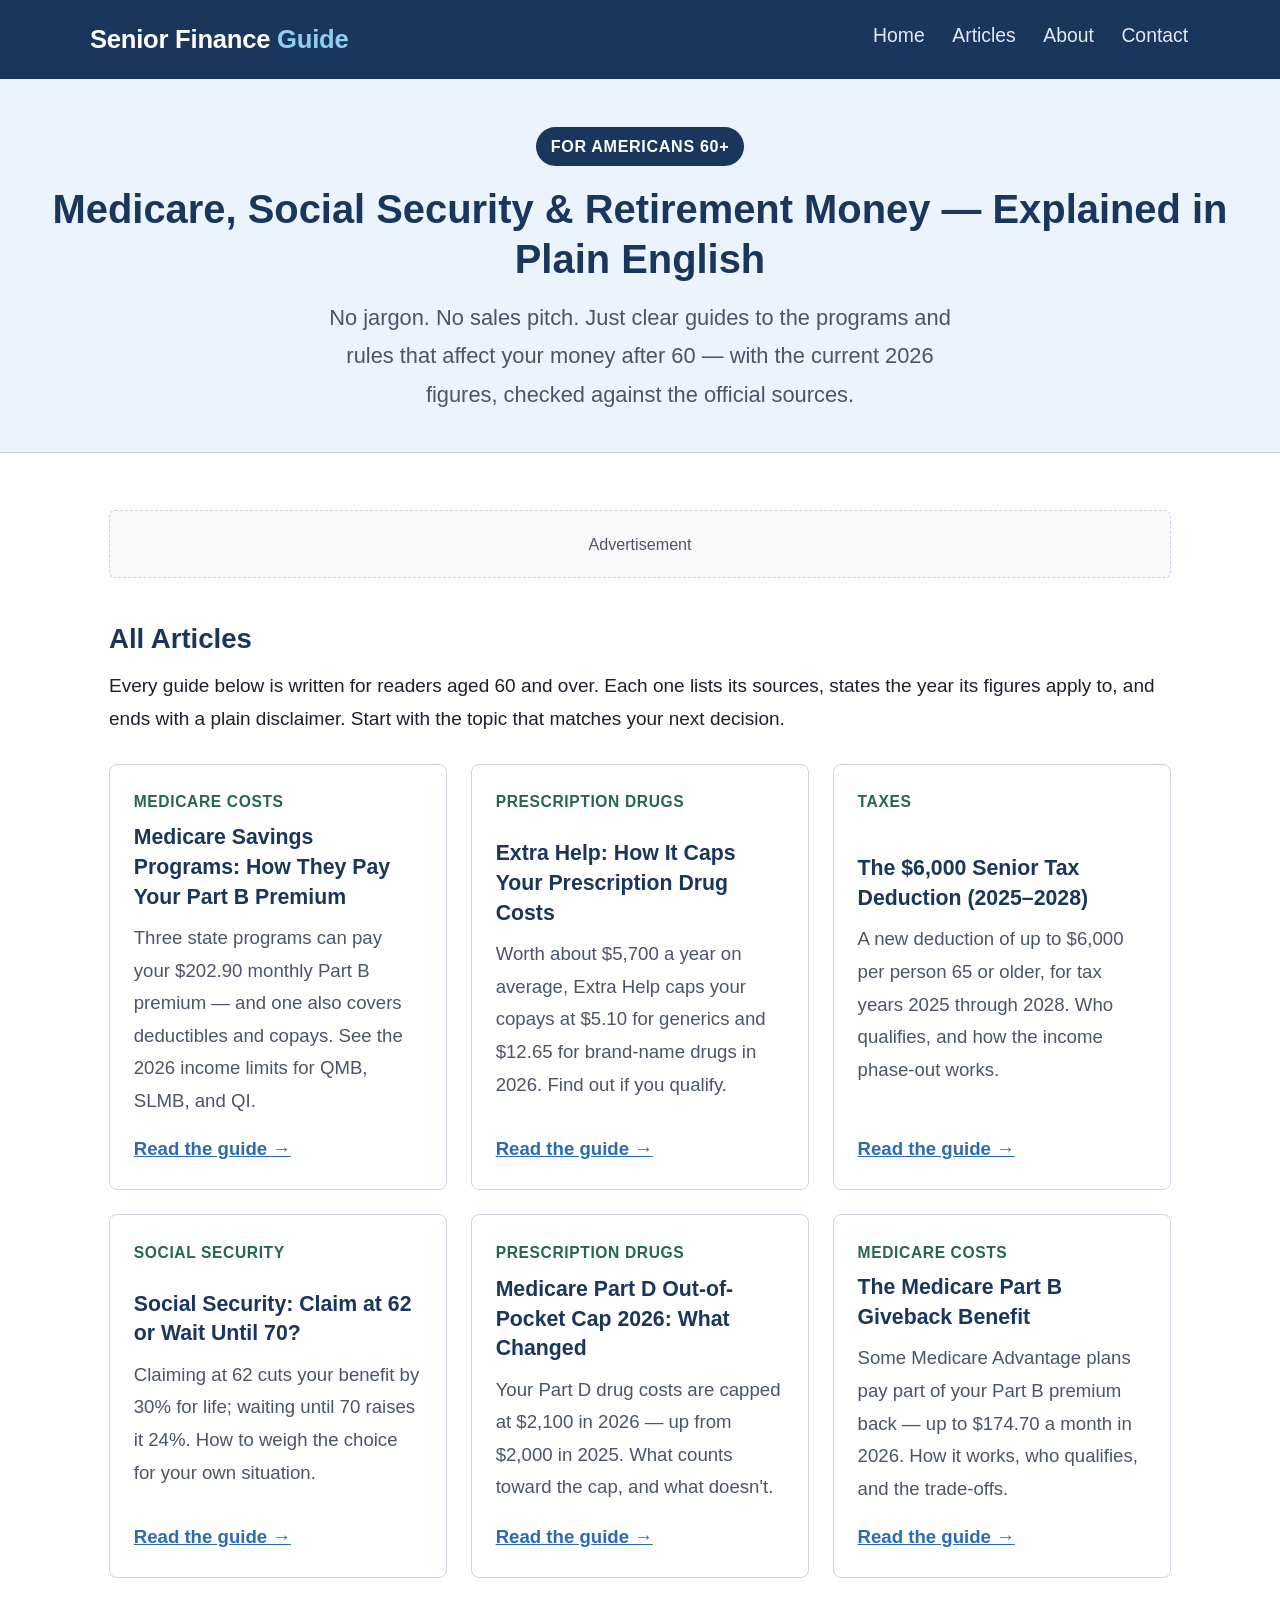
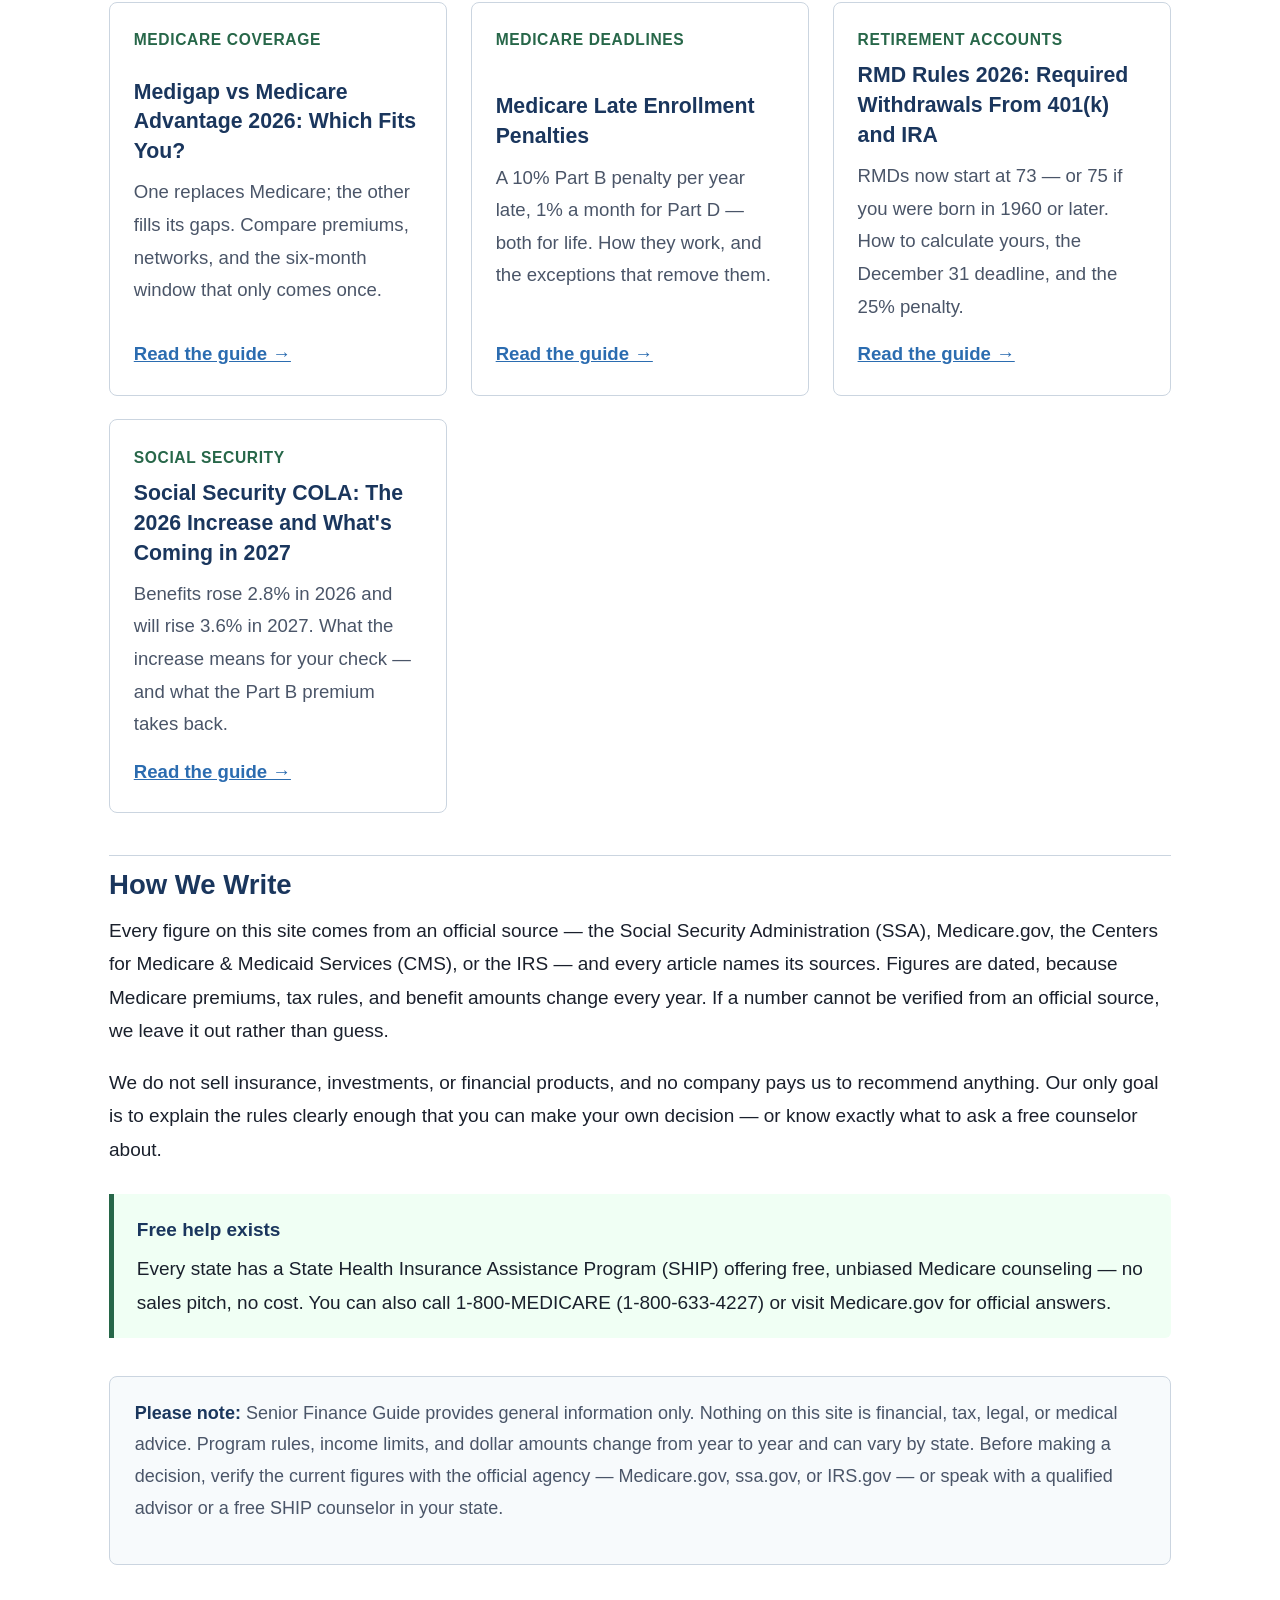
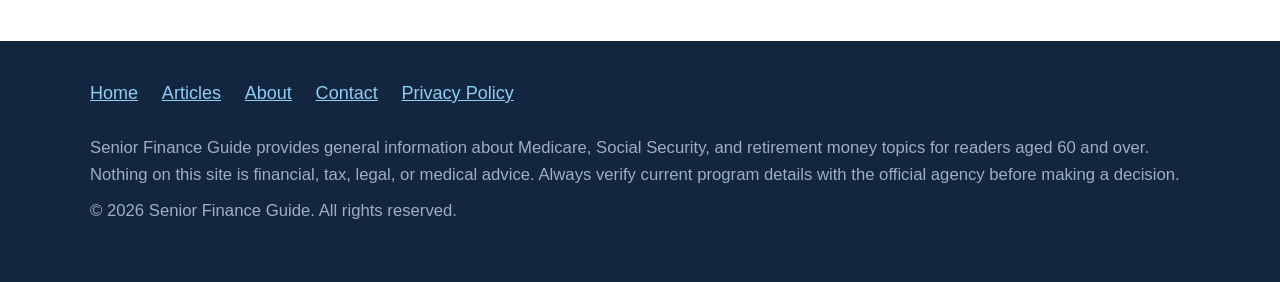
<file: index.html>
<!DOCTYPE html>
<html lang="en">
<head
<!-- Google tag (gtag.js) -->
  <script async src="https://www.googletagmanager.com/gtag/js?id=G-E7WRM2TSTG"></script>
  <script>
    window.dataLayer = window.dataLayer || [];
    function gtag(){dataLayer.push(arguments);}
    gtag('js', new Date());
    gtag('config', 'G-E7WRM2TSTG');
    </script>
  <meta charset="UTF-8">
  <meta name="viewport" content="width=device-width, initial-scale=1.0">
  <title>Senior Finance Guide | Medicare &amp; Retirement Money Help</title>
  <meta name="description" content="Plain-English guides to Medicare, Social Security, and retirement money for Americans 60+. Verified 2026 figures, no jargon, no sales pitch.">
    <meta name="google-site-verification" content="b9DXI15gaXohmu_SXCq8juHFIWS3RWGwZBxxEngaxDQ" />
  <link rel="stylesheet" href="styles.css">
</head>
<body>
  <header class="site-header">
    <div class="header-inner">
      <a class="site-brand" href="index.html">Senior Finance <span>Guide</span></a>
      <nav class="site-nav" aria-label="Main navigation">
        <ul>
          <li><a href="index.html">Home</a></li>
          <li><a href="index.html#articles">Articles</a></li>
          <li><a href="about.html">About</a></li>
          <li><a href="contact.html">Contact</a></li>
        </ul>
      </nav>
    </div>
  </header>

  <section class="hero">
    <span class="hero-badge">For Americans 60+</span>
    <h1>Medicare, Social Security &amp; Retirement Money — Explained in Plain English</h1>
    <p class="lead">No jargon. No sales pitch. Just clear guides to the programs and rules that affect your money after 60 — with the current 2026 figures, checked against the official sources.</p>
  </section>

  <main class="container-wide">
    <!-- AdSense placeholder: leave exactly as is; do not add ad code -->
    <!-- Ad slot: header leaderboard (AdSense code goes here once the site is approved) -->
    <div class="ad-slot" role="complementary" aria-label="Advertisement placeholder">Advertisement</div>

    <h2 id="articles">All Articles</h2>
    <p>Every guide below is written for readers aged 60 and over. Each one lists its sources, states the year its figures apply to, and ends with a plain disclaimer. Start with the topic that matches your next decision.</p>

    <div class="article-grid">
      <article class="article-card">
        <p class="card-tag">Medicare Costs</p>
        <h3><a href="articles/medicare-savings-programs.html">Medicare Savings Programs: How They Pay Your Part B Premium</a></h3>
        <p>Three state programs can pay your $202.90 monthly Part B premium — and one also covers deductibles and copays. See the 2026 income limits for QMB, SLMB, and QI.</p>
        <a class="read-more" href="articles/medicare-savings-programs.html">Read the guide &rarr;</a>
      </article>

      <article class="article-card">
        <p class="card-tag">Prescription Drugs</p>
        <h3><a href="articles/extra-help-prescription-drug-costs.html">Extra Help: How It Caps Your Prescription Drug Costs</a></h3>
        <p>Worth about $5,700 a year on average, Extra Help caps your copays at $5.10 for generics and $12.65 for brand-name drugs in 2026. Find out if you qualify.</p>
        <a class="read-more" href="articles/extra-help-prescription-drug-costs.html">Read the guide &rarr;</a>
      </article>

      <article class="article-card">
        <p class="card-tag">Taxes</p>
        <h3><a href="articles/senior-tax-deduction-6000.html">The $6,000 Senior Tax Deduction (2025–2028)</a></h3>
        <p>A new deduction of up to $6,000 per person 65 or older, for tax years 2025 through 2028. Who qualifies, and how the income phase-out works.</p>
        <a class="read-more" href="articles/senior-tax-deduction-6000.html">Read the guide &rarr;</a>
      </article>

      <article class="article-card">
        <p class="card-tag">Social Security</p>
        <h3><a href="articles/social-security-claim-62-or-70.html">Social Security: Claim at 62 or Wait Until 70?</a></h3>
        <p>Claiming at 62 cuts your benefit by 30% for life; waiting until 70 raises it 24%. How to weigh the choice for your own situation.</p>
        <a class="read-more" href="articles/social-security-claim-62-or-70.html">Read the guide &rarr;</a>
      </article>

      <article class="article-card">
        <p class="card-tag">Prescription Drugs</p>
        <h3><a href="articles/medicare-part-d-out-of-pocket-cap-2026.html">Medicare Part D Out-of-Pocket Cap 2026: What Changed</a></h3>
        <p>Your Part D drug costs are capped at $2,100 in 2026 — up from $2,000 in 2025. What counts toward the cap, and what doesn't.</p>
        <a class="read-more" href="articles/medicare-part-d-out-of-pocket-cap-2026.html">Read the guide &rarr;</a>
      </article>

      <article class="article-card">
        <p class="card-tag">Medicare Costs</p>
        <h3><a href="articles/medicare-part-b-giveback-benefit.html">The Medicare Part B Giveback Benefit</a></h3>
        <p>Some Medicare Advantage plans pay part of your Part B premium back — up to $174.70 a month in 2026. How it works, who qualifies, and the trade-offs.</p>
        <a class="read-more" href="articles/medicare-part-b-giveback-benefit.html">Read the guide &rarr;</a>
      </article>

      <article class="article-card">
        <p class="card-tag">Medicare Coverage</p>
        <h3><a href="articles/medigap-vs-medicare-advantage-2026.html">Medigap vs Medicare Advantage 2026: Which Fits You?</a></h3>
        <p>One replaces Medicare; the other fills its gaps. Compare premiums, networks, and the six-month window that only comes once.</p>
        <a class="read-more" href="articles/medigap-vs-medicare-advantage-2026.html">Read the guide &rarr;</a>
      </article>

      <article class="article-card">
        <p class="card-tag">Medicare Deadlines</p>
        <h3><a href="articles/medicare-late-enrollment-penalties.html">Medicare Late Enrollment Penalties</a></h3>
        <p>A 10% Part B penalty per year late, 1% a month for Part D — both for life. How they work, and the exceptions that remove them.</p>
        <a class="read-more" href="articles/medicare-late-enrollment-penalties.html">Read the guide &rarr;</a>
      </article>

      <article class="article-card">
        <p class="card-tag">Retirement Accounts</p>
        <h3><a href="articles/rmd-rules-2026.html">RMD Rules 2026: Required Withdrawals From 401(k) and IRA</a></h3>
        <p>RMDs now start at 73 — or 75 if you were born in 1960 or later. How to calculate yours, the December 31 deadline, and the 25% penalty.</p>
        <a class="read-more" href="articles/rmd-rules-2026.html">Read the guide &rarr;</a>
      </article>

      <article class="article-card">
        <p class="card-tag">Social Security</p>
        <h3><a href="articles/social-security-cola-2026-2027.html">Social Security COLA: The 2026 Increase and What's Coming in 2027</a></h3>
        <p>Benefits rose 2.8% in 2026 and will rise 3.6% in 2027. What the increase means for your check — and what the Part B premium takes back.</p>
        <a class="read-more" href="articles/social-security-cola-2026-2027.html">Read the guide &rarr;</a>
      </article>
    </div>

    <h2>How We Write</h2>
    <p>Every figure on this site comes from an official source — the Social Security Administration (SSA), Medicare.gov, the Centers for Medicare &amp; Medicaid Services (CMS), or the IRS — and every article names its sources. Figures are dated, because Medicare premiums, tax rules, and benefit amounts change every year. If a number cannot be verified from an official source, we leave it out rather than guess.</p>
    <p>We do not sell insurance, investments, or financial products, and no company pays us to recommend anything. Our only goal is to explain the rules clearly enough that you can make your own decision — or know exactly what to ask a free counselor about.</p>

    <div class="callout callout-key">
      <p class="callout-title">Free help exists</p>
      <p>Every state has a State Health Insurance Assistance Program (SHIP) offering free, unbiased Medicare counseling — no sales pitch, no cost. You can also call 1-800-MEDICARE (1-800-633-4227) or visit Medicare.gov for official answers.</p>
    </div>

    <div class="disclaimer-box">
      <p><strong>Please note:</strong> Senior Finance Guide provides general information only. Nothing on this site is financial, tax, legal, or medical advice. Program rules, income limits, and dollar amounts change from year to year and can vary by state. Before making a decision, verify the current figures with the official agency — Medicare.gov, ssa.gov, or IRS.gov — or speak with a qualified advisor or a free SHIP counselor in your state.</p>
    </div>
  </main>

  <footer class="site-footer">
    <div class="footer-inner">
      <nav aria-label="Footer navigation">
        <ul>
          <li><a href="index.html">Home</a></li>
          <li><a href="index.html#articles">Articles</a></li>
          <li><a href="about.html">About</a></li>
          <li><a href="contact.html">Contact</a></li>
          <li><a href="privacy-policy.html">Privacy Policy</a></li>
        </ul>
      </nav>
      <p class="footer-disclaimer">Senior Finance Guide provides general information about Medicare, Social Security, and retirement money topics for readers aged 60 and over. Nothing on this site is financial, tax, legal, or medical advice. Always verify current program details with the official agency before making a decision.</p>
      <p class="copyright">&copy; 2026 Senior Finance Guide. All rights reserved.</p>
    </div>
  </footer>
</body>
</html>
</file>
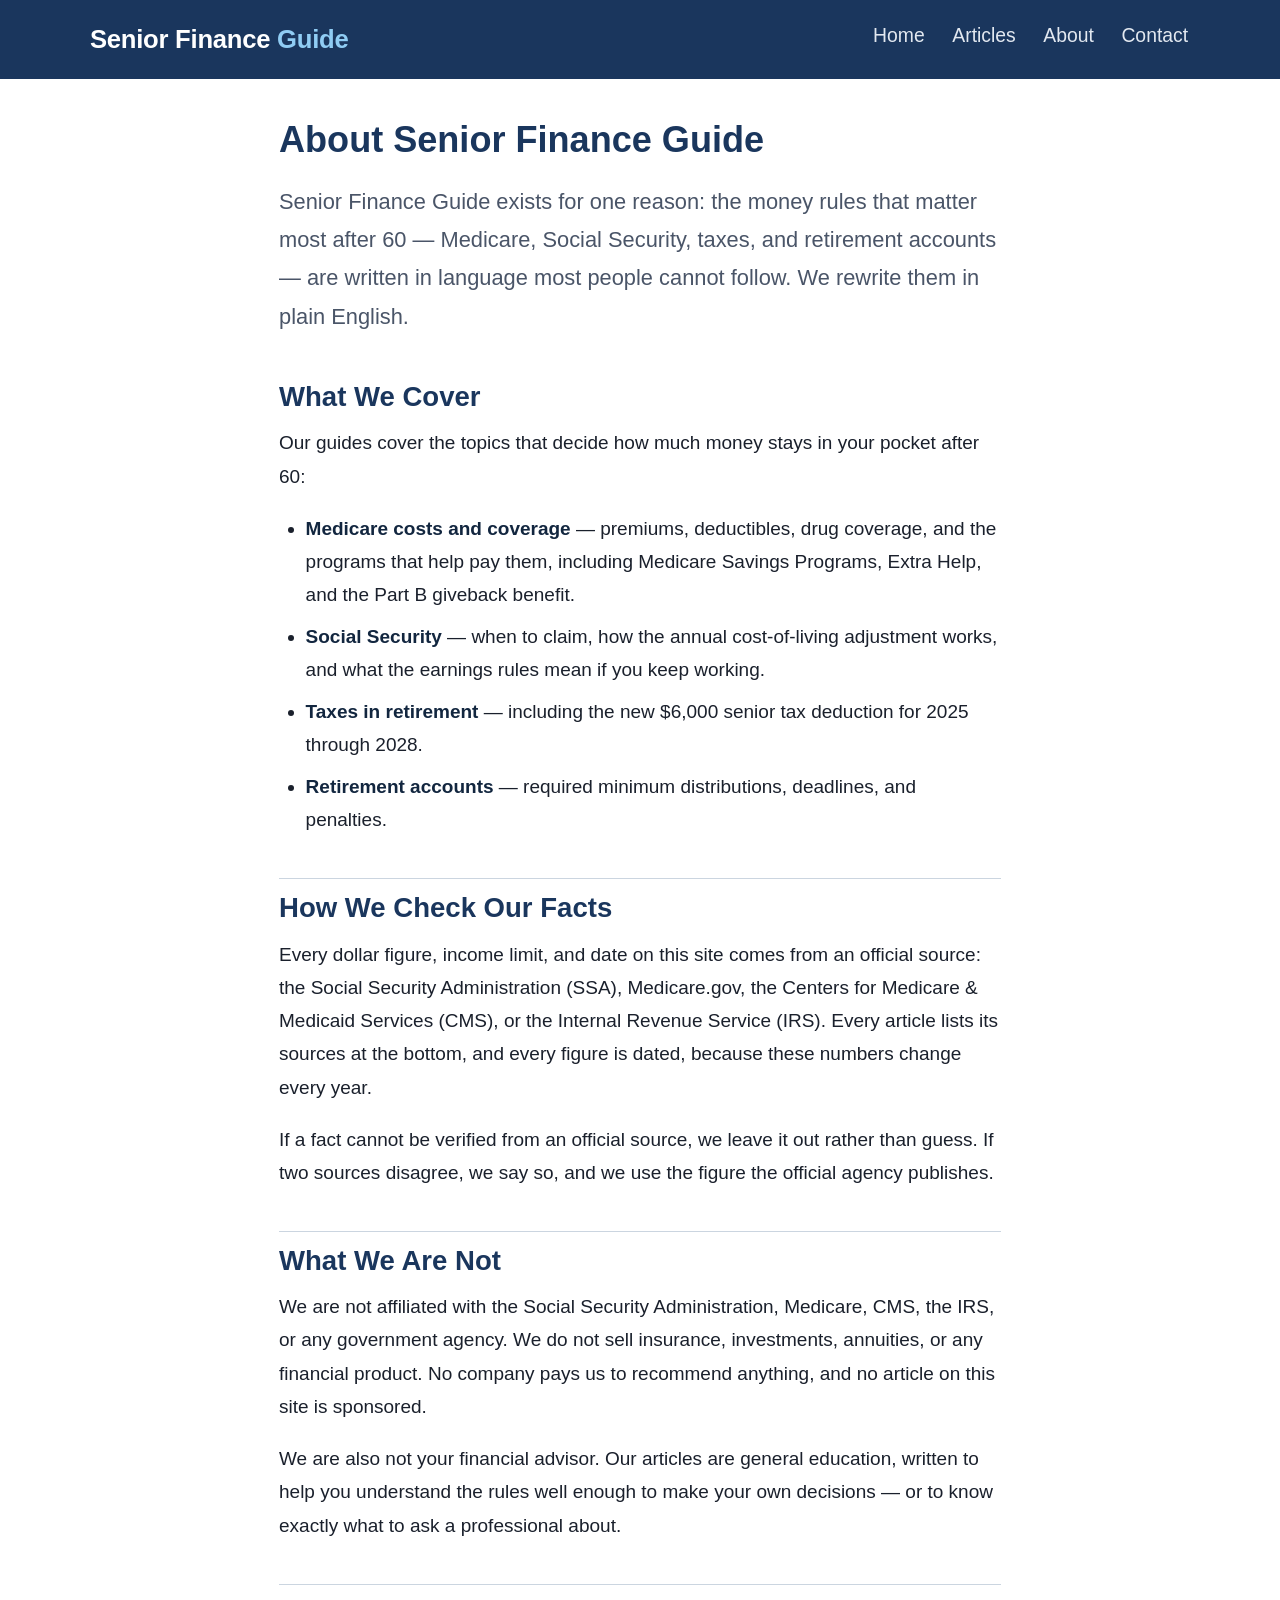
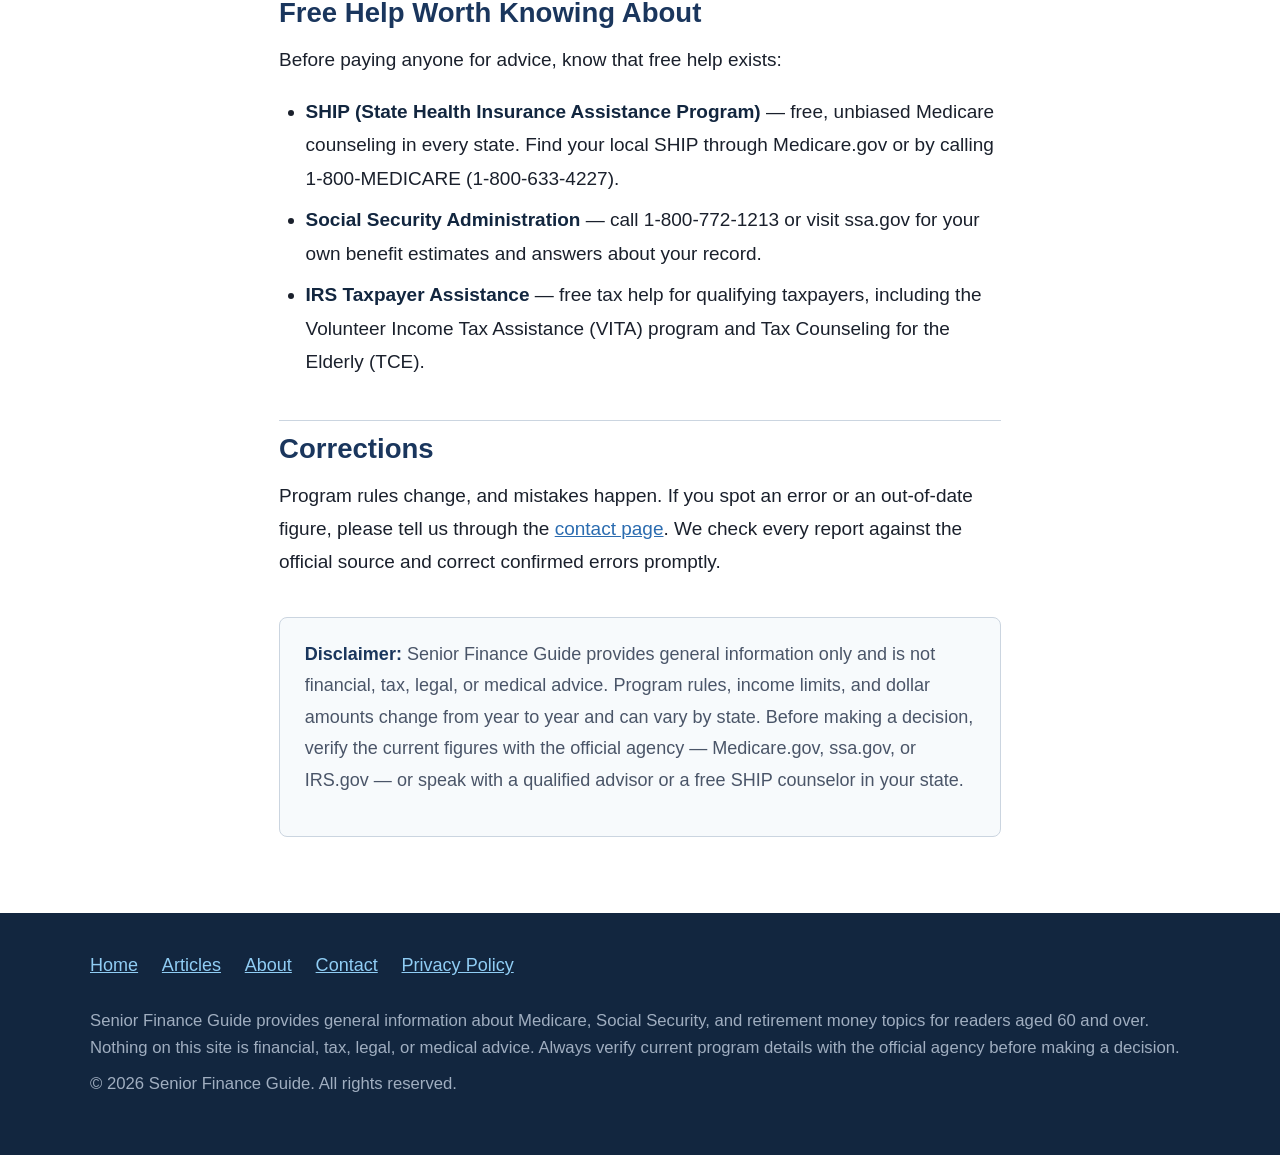
<file: about.html>
<!DOCTYPE html>
<html lang="en">
<head>
<!-- Google tag (gtag.js) -->
  <script async src="https://www.googletagmanager.com/gtag/js?id=G-E7WRM2TSTG"></script>
  <script>
    window.dataLayer = window.dataLayer || [];
    function gtag(){dataLayer.push(arguments);}
    gtag('js', new Date());
    gtag('config', 'G-E7WRM2TSTG');
    </script>
  <meta charset="UTF-8">
  <meta name="viewport" content="width=device-width, initial-scale=1.0">
  <title>About Senior Finance Guide | Plain-English Money Help</title>
  <meta name="description" content="Senior Finance Guide covers Medicare, Social Security, and retirement money in plain English for readers 60+, with verified figures from official sources.">
  <link rel="stylesheet" href="styles.css">
</head>
<body>
  <header class="site-header">
    <div class="header-inner">
      <a class="site-brand" href="index.html">Senior Finance <span>Guide</span></a>
      <nav class="site-nav" aria-label="Main navigation">
        <ul>
          <li><a href="index.html">Home</a></li>
          <li><a href="index.html#articles">Articles</a></li>
          <li><a href="about.html">About</a></li>
          <li><a href="contact.html">Contact</a></li>
        </ul>
      </nav>
    </div>
  </header>

  <main class="container">
    <h1>About Senior Finance Guide</h1>

    <p class="lead">Senior Finance Guide exists for one reason: the money rules that matter most after 60 — Medicare, Social Security, taxes, and retirement accounts — are written in language most people cannot follow. We rewrite them in plain English.</p>

    <h2>What We Cover</h2>
    <p>Our guides cover the topics that decide how much money stays in your pocket after 60:</p>
    <ul>
      <li><strong>Medicare costs and coverage</strong> — premiums, deductibles, drug coverage, and the programs that help pay them, including Medicare Savings Programs, Extra Help, and the Part B giveback benefit.</li>
      <li><strong>Social Security</strong> — when to claim, how the annual cost-of-living adjustment works, and what the earnings rules mean if you keep working.</li>
      <li><strong>Taxes in retirement</strong> — including the new $6,000 senior tax deduction for 2025 through 2028.</li>
      <li><strong>Retirement accounts</strong> — required minimum distributions, deadlines, and penalties.</li>
    </ul>

    <h2>How We Check Our Facts</h2>
    <p>Every dollar figure, income limit, and date on this site comes from an official source: the Social Security Administration (SSA), Medicare.gov, the Centers for Medicare &amp; Medicaid Services (CMS), or the Internal Revenue Service (IRS). Every article lists its sources at the bottom, and every figure is dated, because these numbers change every year.</p>
    <p>If a fact cannot be verified from an official source, we leave it out rather than guess. If two sources disagree, we say so, and we use the figure the official agency publishes.</p>

    <h2>What We Are Not</h2>
    <p>We are not affiliated with the Social Security Administration, Medicare, CMS, the IRS, or any government agency. We do not sell insurance, investments, annuities, or any financial product. No company pays us to recommend anything, and no article on this site is sponsored.</p>
    <p>We are also not your financial advisor. Our articles are general education, written to help you understand the rules well enough to make your own decisions — or to know exactly what to ask a professional about.</p>

    <h2>Free Help Worth Knowing About</h2>
    <p>Before paying anyone for advice, know that free help exists:</p>
    <ul>
      <li><strong>SHIP (State Health Insurance Assistance Program)</strong> — free, unbiased Medicare counseling in every state. Find your local SHIP through Medicare.gov or by calling 1-800-MEDICARE (1-800-633-4227).</li>
      <li><strong>Social Security Administration</strong> — call 1-800-772-1213 or visit ssa.gov for your own benefit estimates and answers about your record.</li>
      <li><strong>IRS Taxpayer Assistance</strong> — free tax help for qualifying taxpayers, including the Volunteer Income Tax Assistance (VITA) program and Tax Counseling for the Elderly (TCE).</li>
    </ul>

    <h2>Corrections</h2>
    <p>Program rules change, and mistakes happen. If you spot an error or an out-of-date figure, please tell us through the <a href="contact.html">contact page</a>. We check every report against the official source and correct confirmed errors promptly.</p>

    <div class="disclaimer-box">
      <p><strong>Disclaimer:</strong> Senior Finance Guide provides general information only and is not financial, tax, legal, or medical advice. Program rules, income limits, and dollar amounts change from year to year and can vary by state. Before making a decision, verify the current figures with the official agency — Medicare.gov, ssa.gov, or IRS.gov — or speak with a qualified advisor or a free SHIP counselor in your state.</p>
    </div>
  </main>

  <footer class="site-footer">
    <div class="footer-inner">
      <nav aria-label="Footer navigation">
        <ul>
          <li><a href="index.html">Home</a></li>
          <li><a href="index.html#articles">Articles</a></li>
          <li><a href="about.html">About</a></li>
          <li><a href="contact.html">Contact</a></li>
          <li><a href="privacy-policy.html">Privacy Policy</a></li>
        </ul>
      </nav>
      <p class="footer-disclaimer">Senior Finance Guide provides general information about Medicare, Social Security, and retirement money topics for readers aged 60 and over. Nothing on this site is financial, tax, legal, or medical advice. Always verify current program details with the official agency before making a decision.</p>
      <p class="copyright">&copy; 2026 Senior Finance Guide. All rights reserved.</p>
    </div>
  </footer>
</body>
</html>
</file>
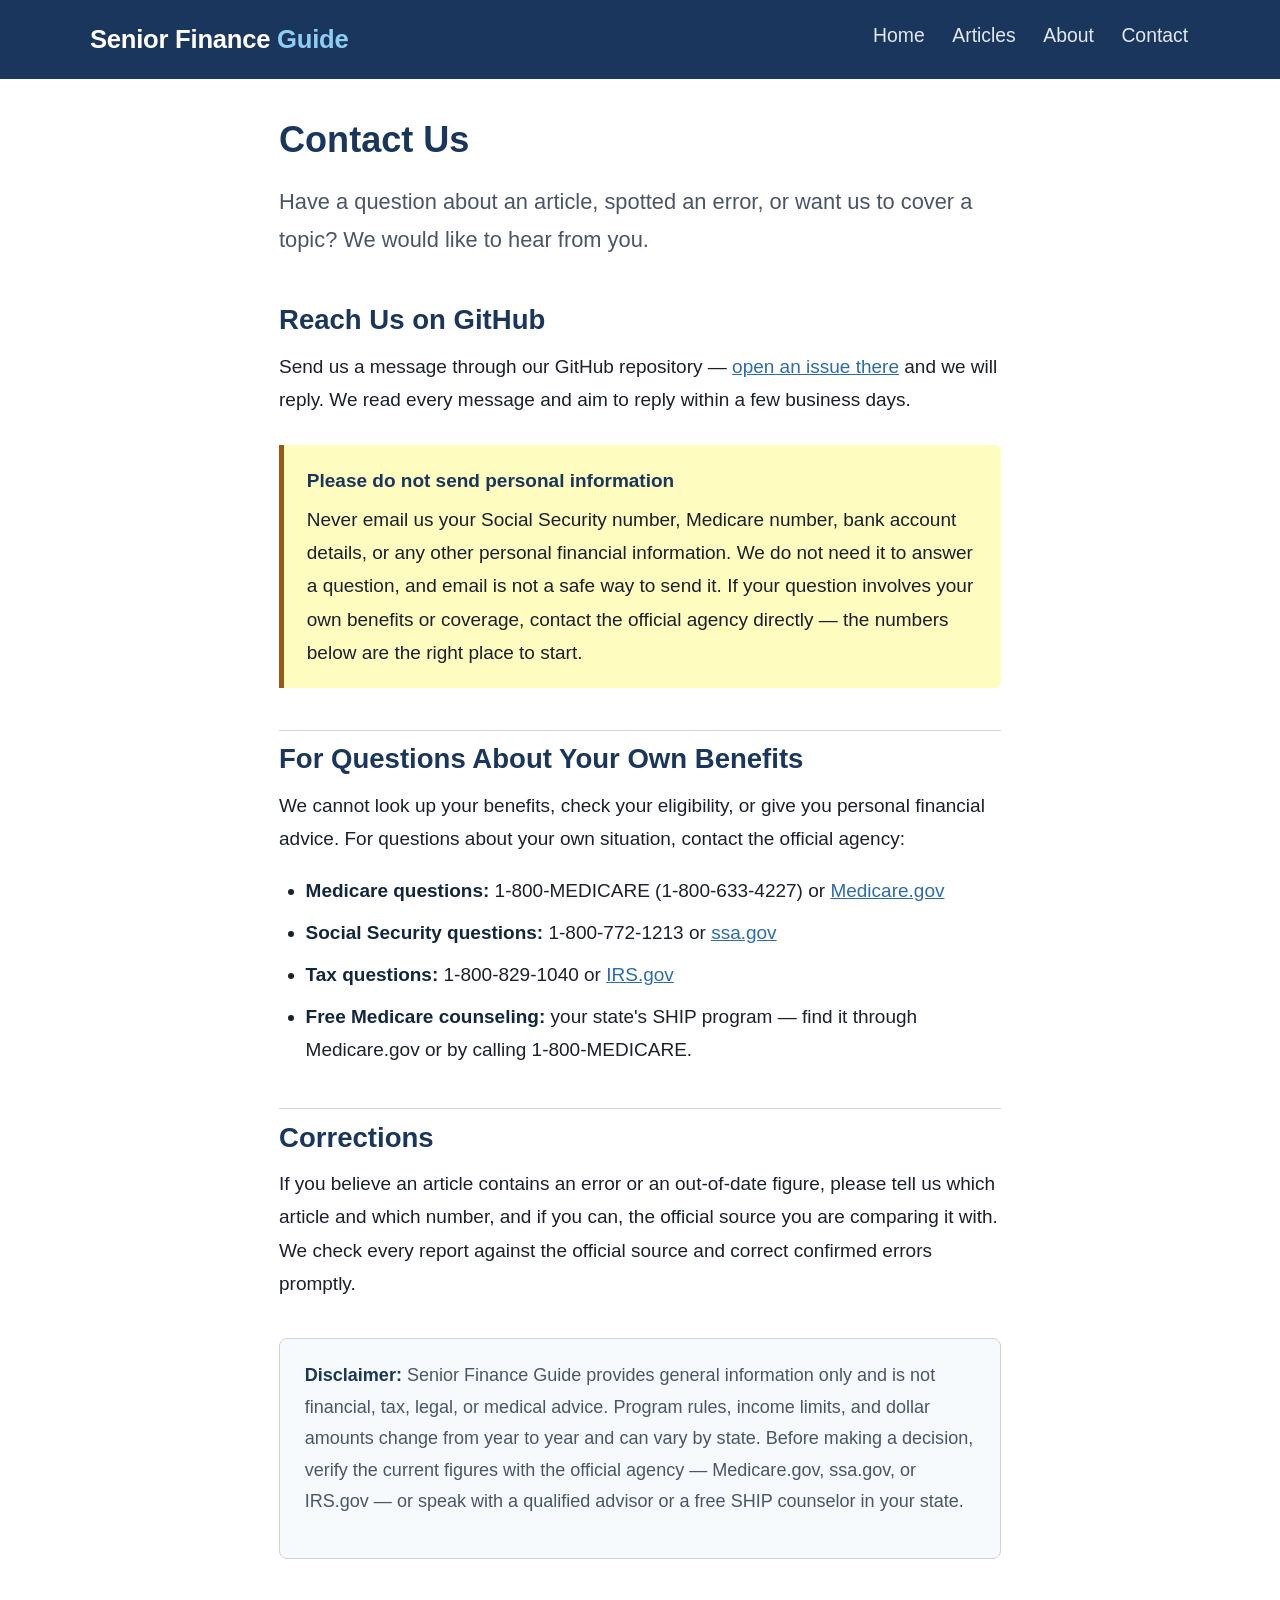
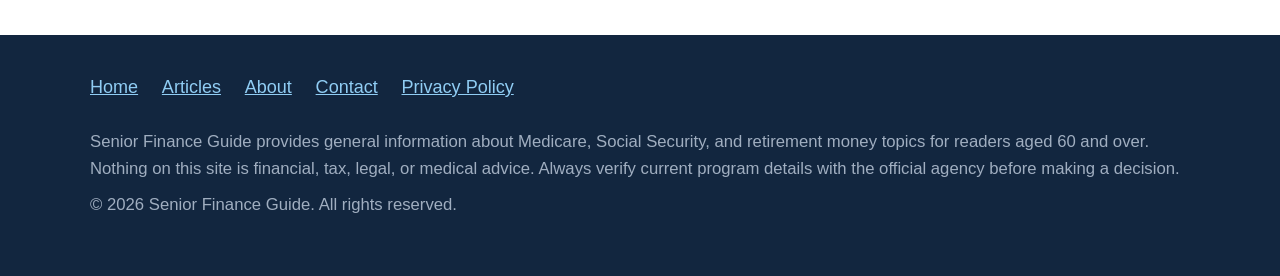
<file: contact.html>
<!DOCTYPE html>
<html lang="en">
<head>
<!-- Google tag (gtag.js) -->
  <script async src="https://www.googletagmanager.com/gtag/js?id=G-E7WRM2TSTG"></script>
  <script>
    window.dataLayer = window.dataLayer || [];
    function gtag(){dataLayer.push(arguments);}
    gtag('js', new Date());
    gtag('config', 'G-E7WRM2TSTG');
    </script>
  <meta charset="UTF-8">
  <meta name="viewport" content="width=device-width, initial-scale=1.0">
  <title>Contact Senior Finance Guide | Questions &amp; Corrections</title>
  <meta name="description" content="Contact Senior Finance Guide with questions, corrections, or topic suggestions through our GitHub repository. We never ask for personal financial details.">
  <link rel="stylesheet" href="styles.css">
</head>
<body>
  <header class="site-header">
    <div class="header-inner">
      <a class="site-brand" href="index.html">Senior Finance <span>Guide</span></a>
      <nav class="site-nav" aria-label="Main navigation">
        <ul>
          <li><a href="index.html">Home</a></li>
          <li><a href="index.html#articles">Articles</a></li>
          <li><a href="about.html">About</a></li>
          <li><a href="contact.html">Contact</a></li>
        </ul>
      </nav>
    </div>
  </header>

  <main class="container">
    <h1>Contact Us</h1>

    <p class="lead">Have a question about an article, spotted an error, or want us to cover a topic? We would like to hear from you.</p>

    <h2>Reach Us on GitHub</h2>
    <p>Send us a message through our GitHub repository — <a href="https://github.com/ukhatab10/senior-finance-guide/issues">open an issue there</a> and we will reply. We read every message and aim to reply within a few business days.</p>

    <div class="callout callout-warning">
      <p class="callout-title">Please do not send personal information</p>
      <p>Never email us your Social Security number, Medicare number, bank account details, or any other personal financial information. We do not need it to answer a question, and email is not a safe way to send it. If your question involves your own benefits or coverage, contact the official agency directly — the numbers below are the right place to start.</p>
    </div>

    <h2>For Questions About Your Own Benefits</h2>
    <p>We cannot look up your benefits, check your eligibility, or give you personal financial advice. For questions about your own situation, contact the official agency:</p>
    <ul>
      <li><strong>Medicare questions:</strong> 1-800-MEDICARE (1-800-633-4227) or <a href="https://www.medicare.gov">Medicare.gov</a></li>
      <li><strong>Social Security questions:</strong> 1-800-772-1213 or <a href="https://www.ssa.gov">ssa.gov</a></li>
      <li><strong>Tax questions:</strong> 1-800-829-1040 or <a href="https://www.irs.gov">IRS.gov</a></li>
      <li><strong>Free Medicare counseling:</strong> your state's SHIP program — find it through Medicare.gov or by calling 1-800-MEDICARE.</li>
    </ul>

    <h2>Corrections</h2>
    <p>If you believe an article contains an error or an out-of-date figure, please tell us which article and which number, and if you can, the official source you are comparing it with. We check every report against the official source and correct confirmed errors promptly.</p>

    <div class="disclaimer-box">
      <p><strong>Disclaimer:</strong> Senior Finance Guide provides general information only and is not financial, tax, legal, or medical advice. Program rules, income limits, and dollar amounts change from year to year and can vary by state. Before making a decision, verify the current figures with the official agency — Medicare.gov, ssa.gov, or IRS.gov — or speak with a qualified advisor or a free SHIP counselor in your state.</p>
    </div>
  </main>

  <footer class="site-footer">
    <div class="footer-inner">
      <nav aria-label="Footer navigation">
        <ul>
          <li><a href="index.html">Home</a></li>
          <li><a href="index.html#articles">Articles</a></li>
          <li><a href="about.html">About</a></li>
          <li><a href="contact.html">Contact</a></li>
          <li><a href="privacy-policy.html">Privacy Policy</a></li>
        </ul>
      </nav>
      <p class="footer-disclaimer">Senior Finance Guide provides general information about Medicare, Social Security, and retirement money topics for readers aged 60 and over. Nothing on this site is financial, tax, legal, or medical advice. Always verify current program details with the official agency before making a decision.</p>
      <p class="copyright">&copy; 2026 Senior Finance Guide. All rights reserved.</p>
    </div>
  </footer>
</body>
</html>
</file>
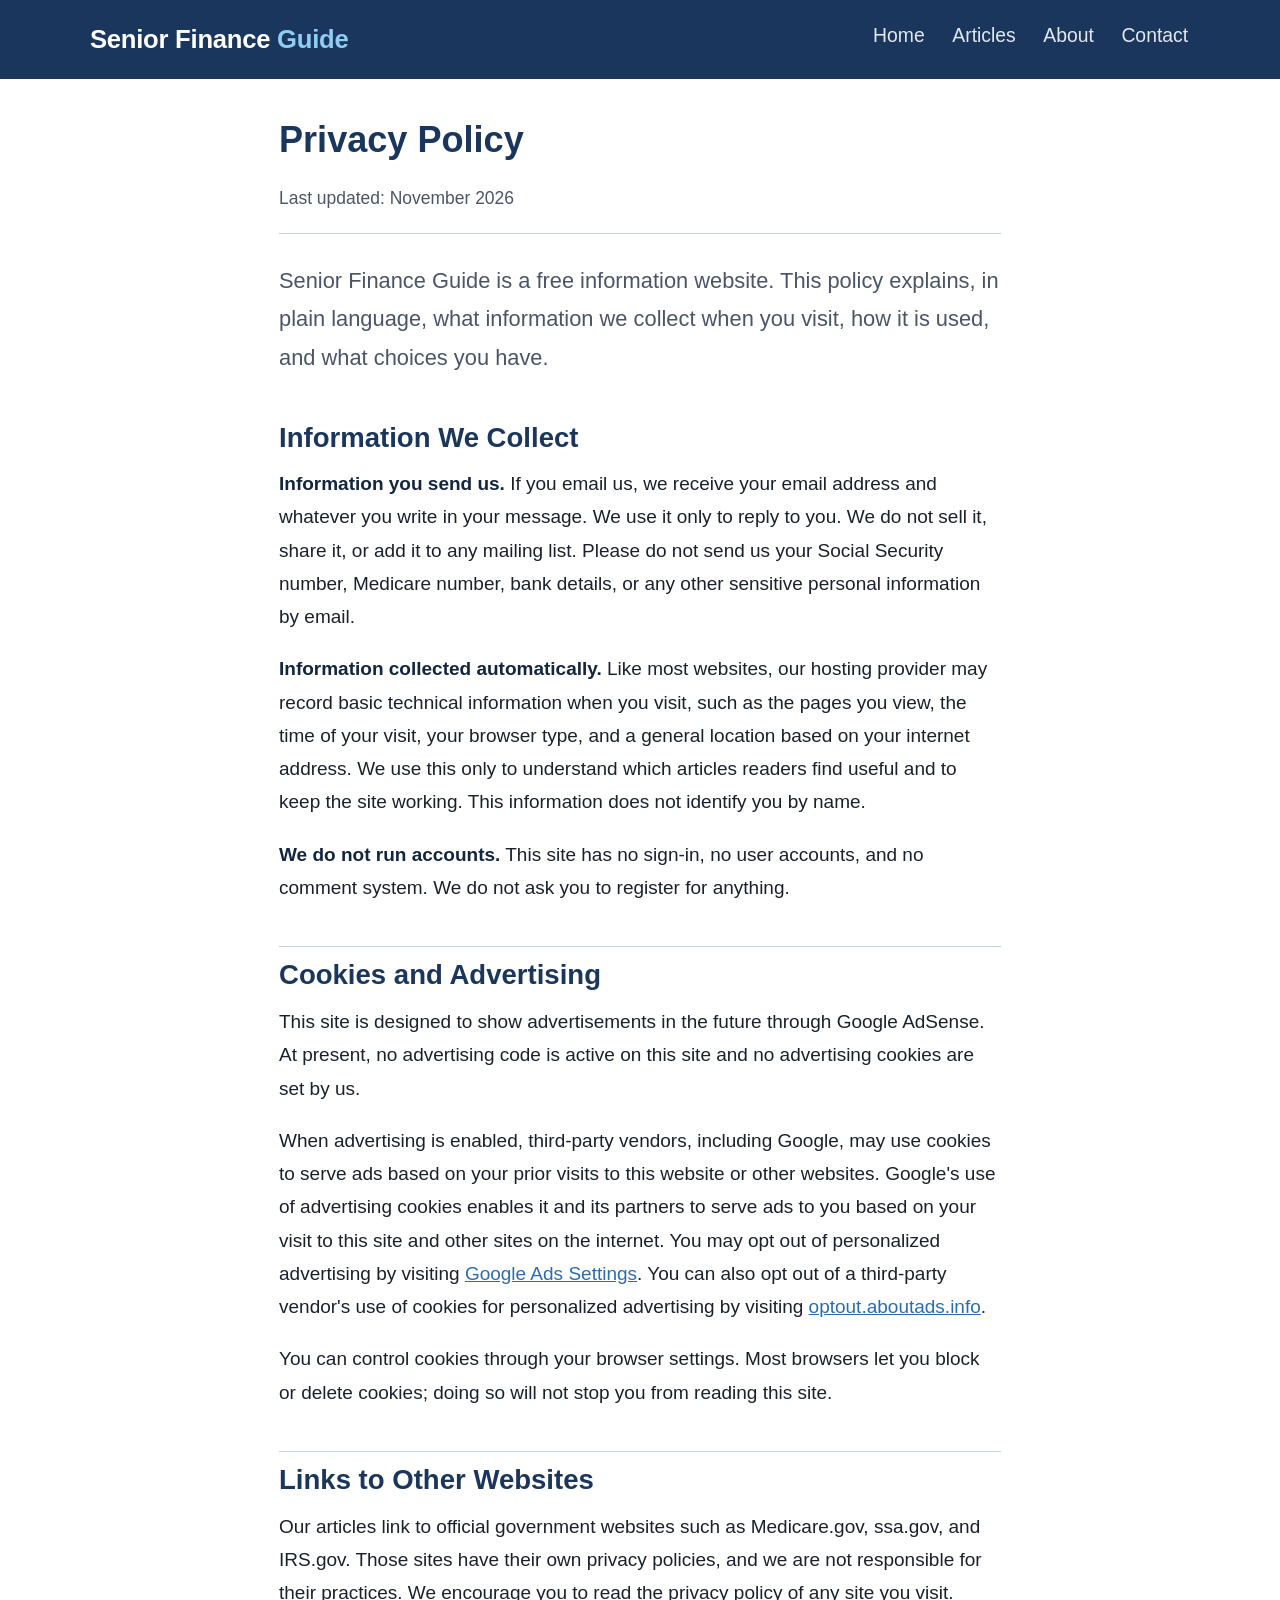
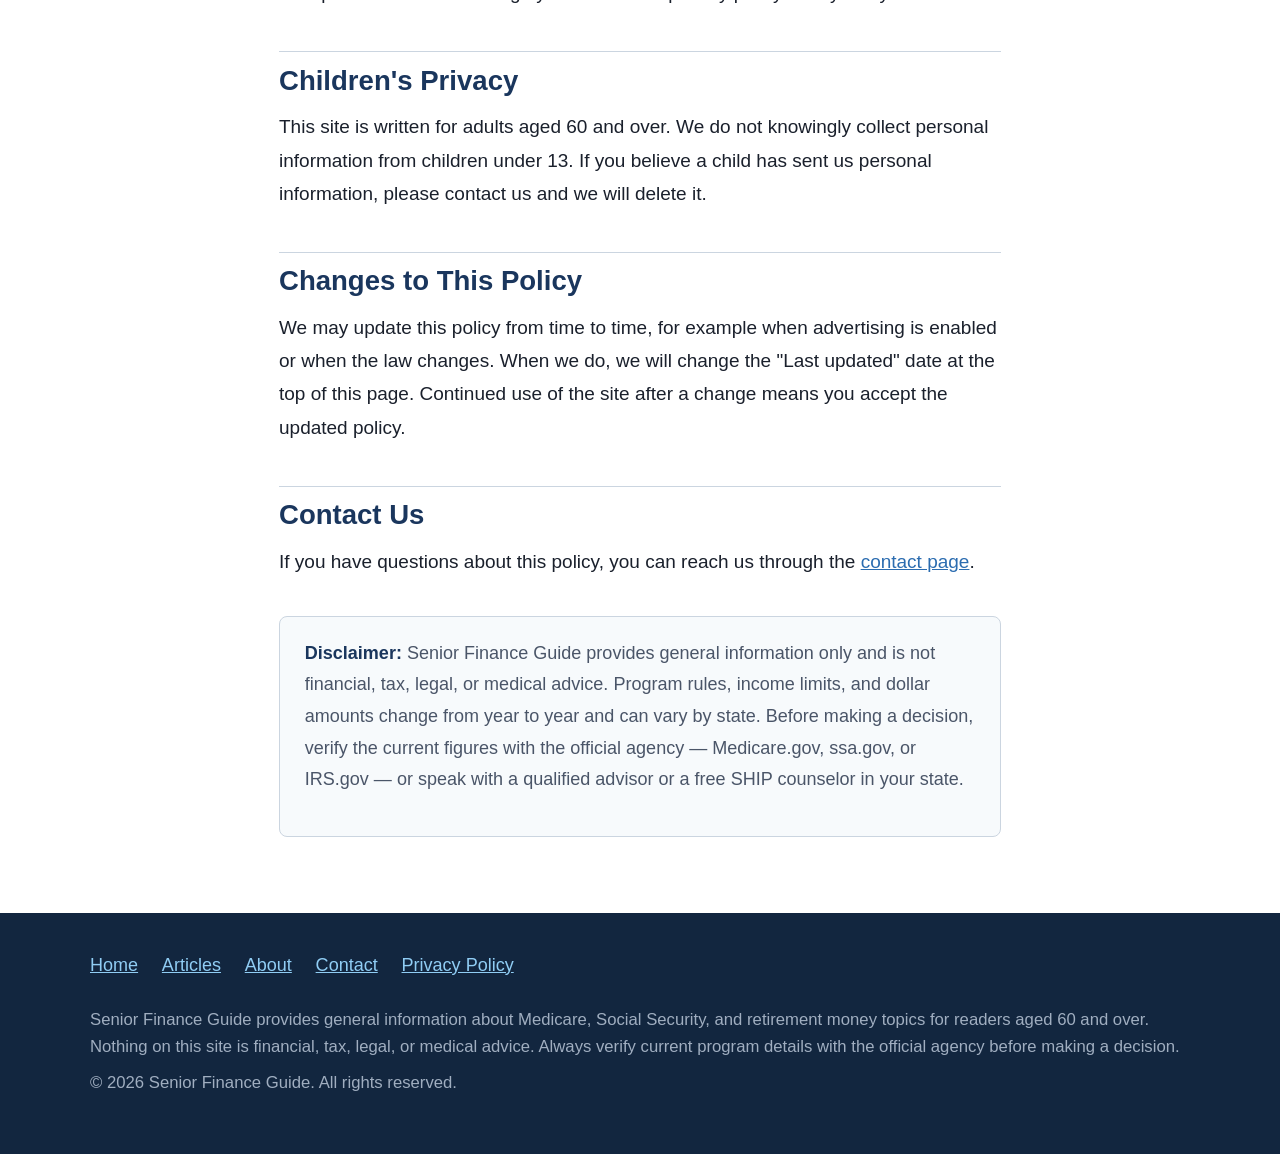
<file: privacy-policy.html>
<!DOCTYPE html>
<html lang="en">
<head>
<!-- Google tag (gtag.js) -->
  <script async src="https://www.googletagmanager.com/gtag/js?id=G-E7WRM2TSTG"></script>
  <script>
    window.dataLayer = window.dataLayer || [];
    function gtag(){dataLayer.push(arguments);}
    gtag('js', new Date());
    gtag('config', 'G-E7WRM2TSTG');
    </script>
  <meta charset="UTF-8">
  <meta name="viewport" content="width=device-width, initial-scale=1.0">
  <title>Privacy Policy | Senior Finance Guide</title>
  <meta name="description" content="Privacy policy for Senior Finance Guide: what information we collect, how cookies and advertising work, and your choices. Last updated November 2026.">
  <link rel="stylesheet" href="styles.css">
</head>
<body>
  <header class="site-header">
    <div class="header-inner">
      <a class="site-brand" href="index.html">Senior Finance <span>Guide</span></a>
      <nav class="site-nav" aria-label="Main navigation">
        <ul>
          <li><a href="index.html">Home</a></li>
          <li><a href="index.html#articles">Articles</a></li>
          <li><a href="about.html">About</a></li>
          <li><a href="contact.html">Contact</a></li>
        </ul>
      </nav>
    </div>
  </header>

  <main class="container">
    <h1>Privacy Policy</h1>
    <p class="article-meta">Last updated: November 2026</p>

    <p class="lead">Senior Finance Guide is a free information website. This policy explains, in plain language, what information we collect when you visit, how it is used, and what choices you have.</p>

    <h2>Information We Collect</h2>
    <p><strong>Information you send us.</strong> If you email us, we receive your email address and whatever you write in your message. We use it only to reply to you. We do not sell it, share it, or add it to any mailing list. Please do not send us your Social Security number, Medicare number, bank details, or any other sensitive personal information by email.</p>
    <p><strong>Information collected automatically.</strong> Like most websites, our hosting provider may record basic technical information when you visit, such as the pages you view, the time of your visit, your browser type, and a general location based on your internet address. We use this only to understand which articles readers find useful and to keep the site working. This information does not identify you by name.</p>
    <p><strong>We do not run accounts.</strong> This site has no sign-in, no user accounts, and no comment system. We do not ask you to register for anything.</p>

    <h2>Cookies and Advertising</h2>
    <p>This site is designed to show advertisements in the future through Google AdSense. At present, no advertising code is active on this site and no advertising cookies are set by us.</p>
    <p>When advertising is enabled, third-party vendors, including Google, may use cookies to serve ads based on your prior visits to this website or other websites. Google's use of advertising cookies enables it and its partners to serve ads to you based on your visit to this site and other sites on the internet. You may opt out of personalized advertising by visiting <a href="https://adssettings.google.com">Google Ads Settings</a>. You can also opt out of a third-party vendor's use of cookies for personalized advertising by visiting <a href="https://optout.aboutads.info">optout.aboutads.info</a>.</p>
    <p>You can control cookies through your browser settings. Most browsers let you block or delete cookies; doing so will not stop you from reading this site.</p>

    <h2>Links to Other Websites</h2>
    <p>Our articles link to official government websites such as Medicare.gov, ssa.gov, and IRS.gov. Those sites have their own privacy policies, and we are not responsible for their practices. We encourage you to read the privacy policy of any site you visit.</p>

    <h2>Children's Privacy</h2>
    <p>This site is written for adults aged 60 and over. We do not knowingly collect personal information from children under 13. If you believe a child has sent us personal information, please contact us and we will delete it.</p>

    <h2>Changes to This Policy</h2>
    <p>We may update this policy from time to time, for example when advertising is enabled or when the law changes. When we do, we will change the "Last updated" date at the top of this page. Continued use of the site after a change means you accept the updated policy.</p>

    <h2>Contact Us</h2>
    <p>If you have questions about this policy, you can reach us through the <a href="contact.html">contact page</a>.</p>

    <div class="disclaimer-box">
      <p><strong>Disclaimer:</strong> Senior Finance Guide provides general information only and is not financial, tax, legal, or medical advice. Program rules, income limits, and dollar amounts change from year to year and can vary by state. Before making a decision, verify the current figures with the official agency — Medicare.gov, ssa.gov, or IRS.gov — or speak with a qualified advisor or a free SHIP counselor in your state.</p>
    </div>
  </main>

  <footer class="site-footer">
    <div class="footer-inner">
      <nav aria-label="Footer navigation">
        <ul>
          <li><a href="index.html">Home</a></li>
          <li><a href="index.html#articles">Articles</a></li>
          <li><a href="about.html">About</a></li>
          <li><a href="contact.html">Contact</a></li>
          <li><a href="privacy-policy.html">Privacy Policy</a></li>
        </ul>
      </nav>
      <p class="footer-disclaimer">Senior Finance Guide provides general information about Medicare, Social Security, and retirement money topics for readers aged 60 and over. Nothing on this site is financial, tax, legal, or medical advice. Always verify current program details with the official agency before making a decision.</p>
      <p class="copyright">&copy; 2026 Senior Finance Guide. All rights reserved.</p>
    </div>
  </footer>
</body>
</html>
</file>
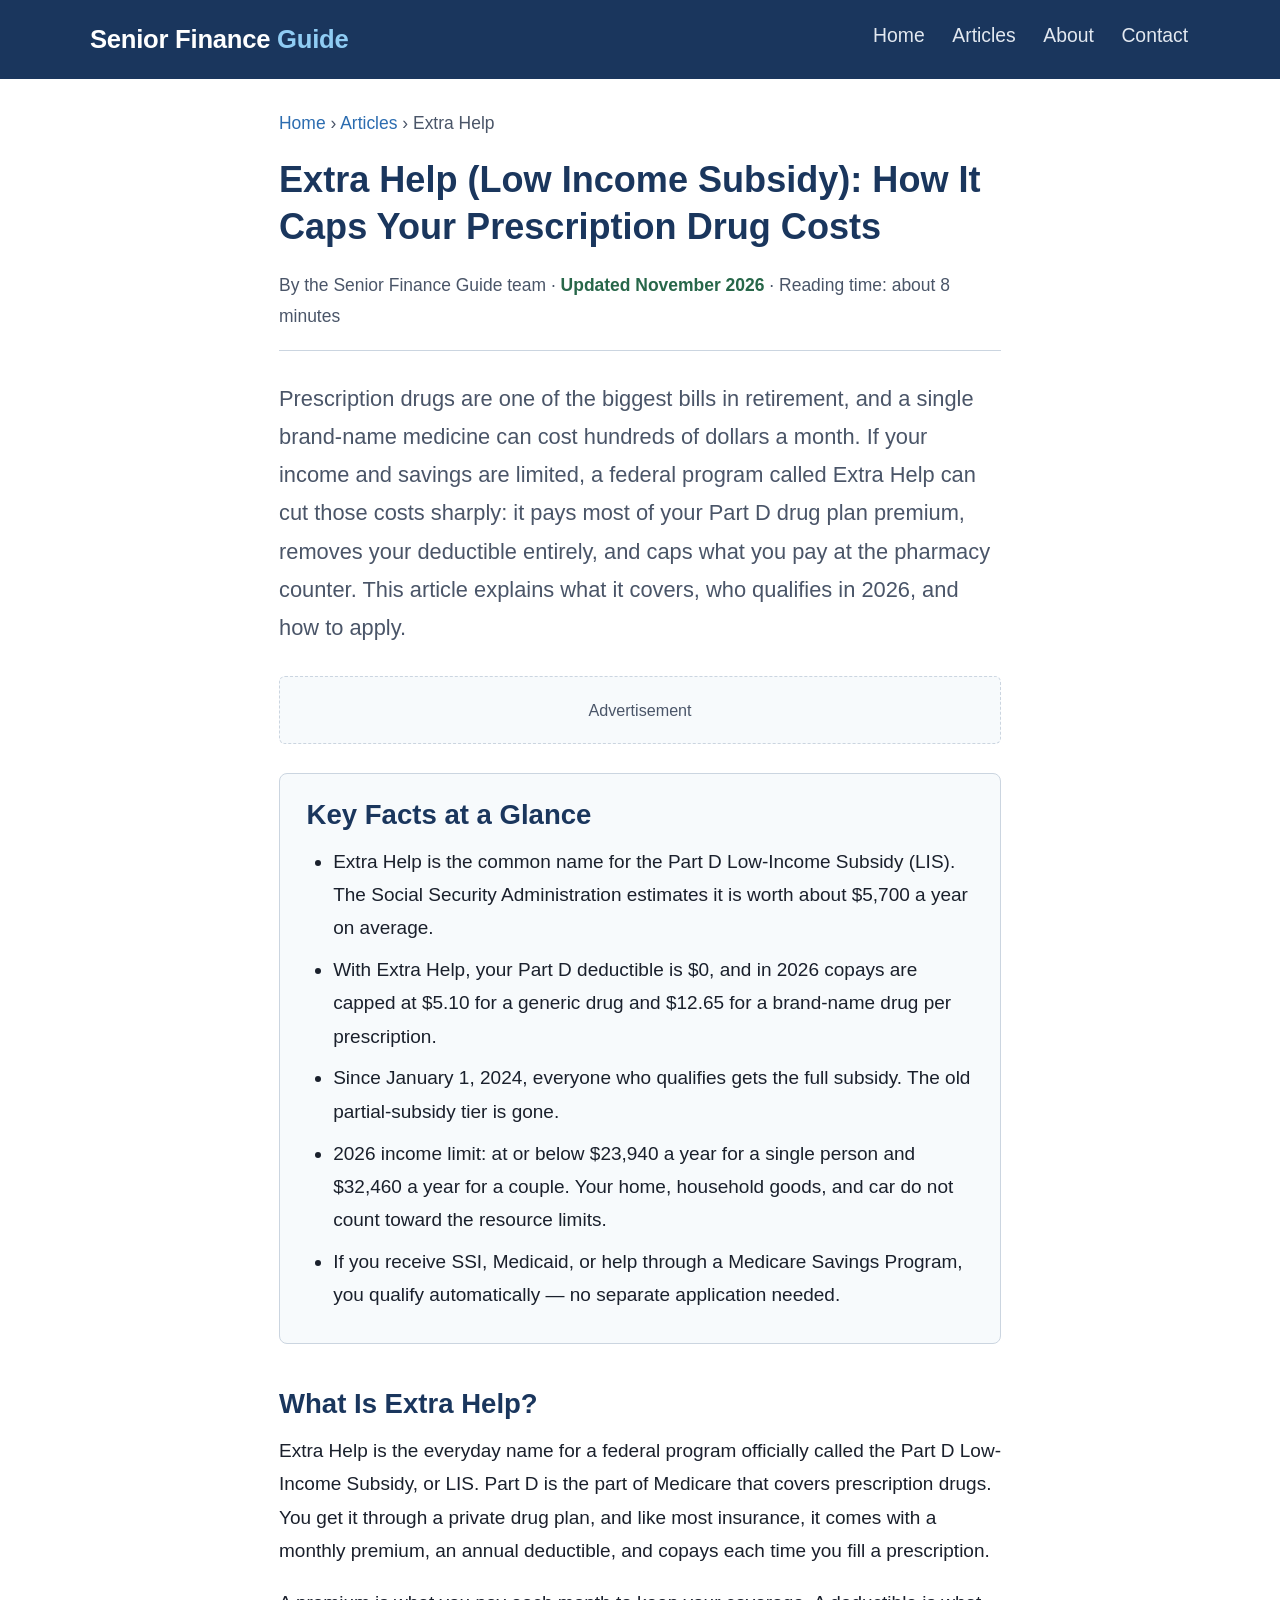
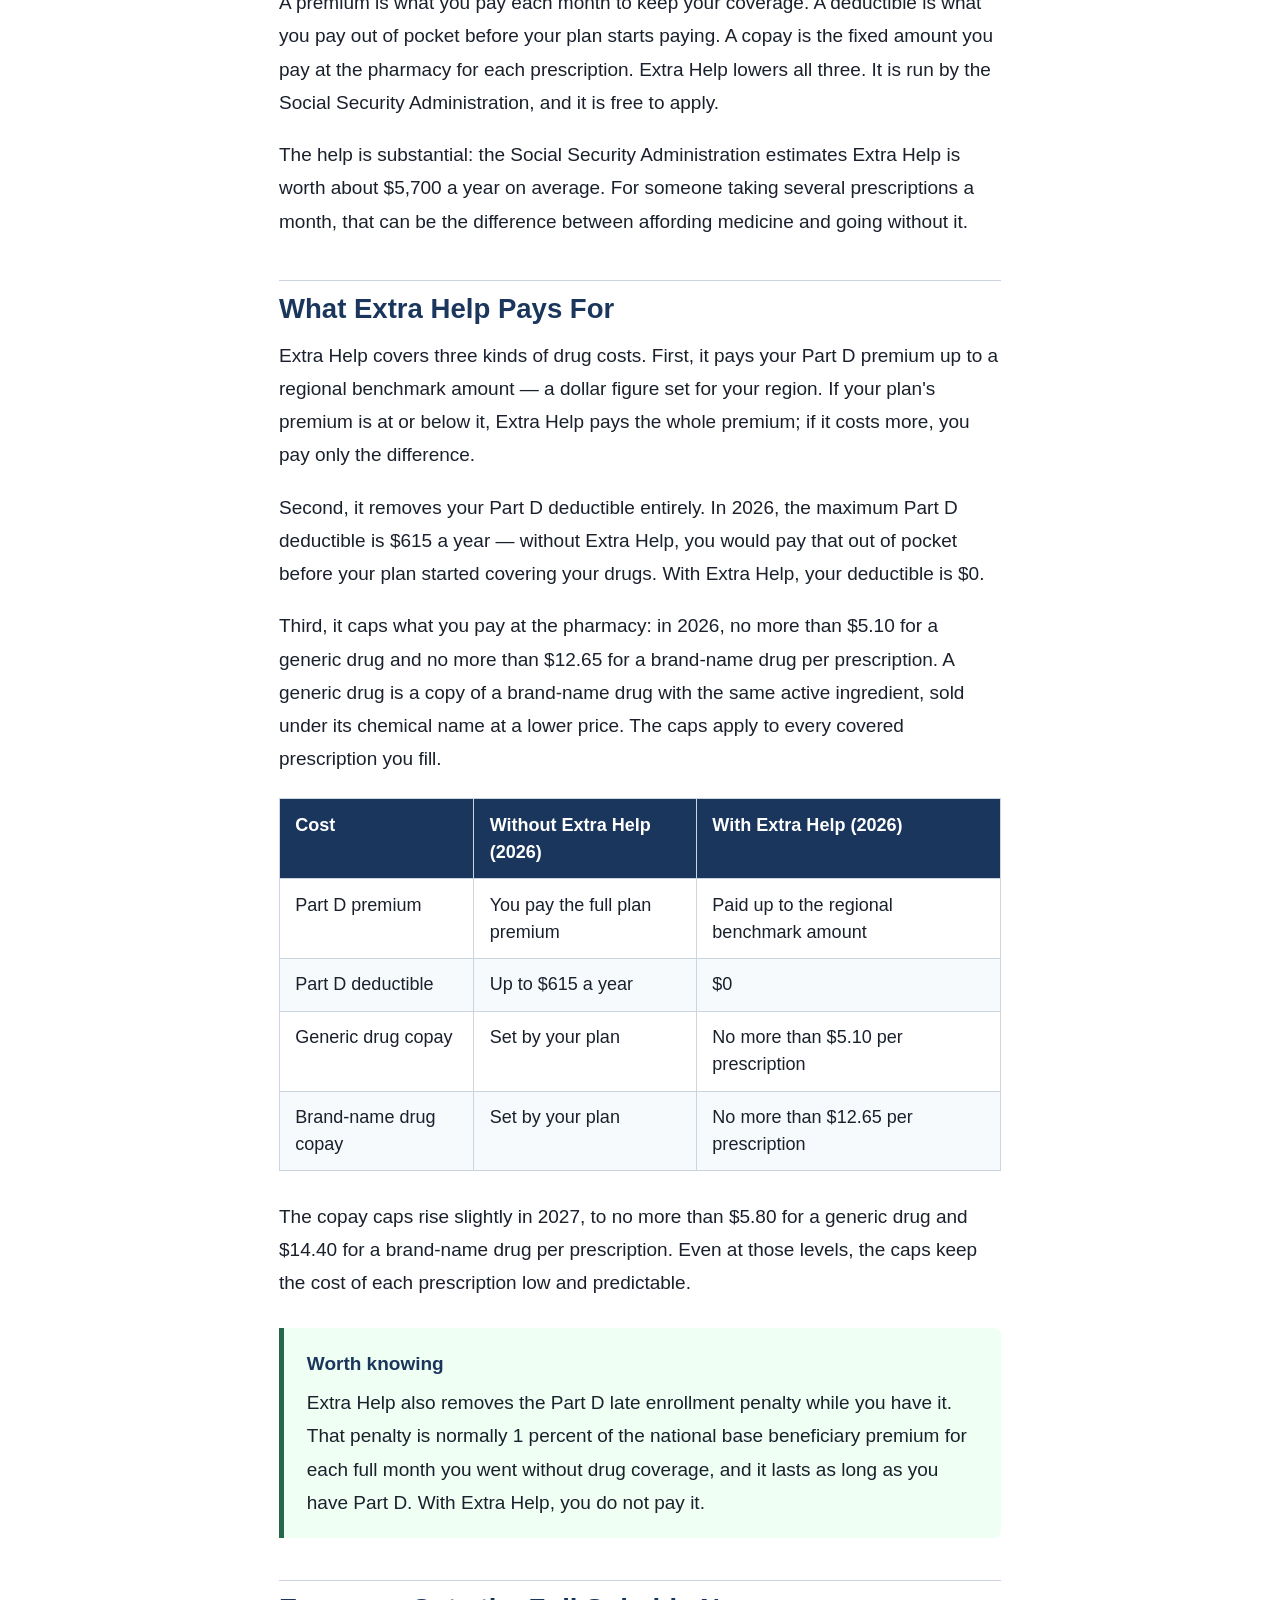
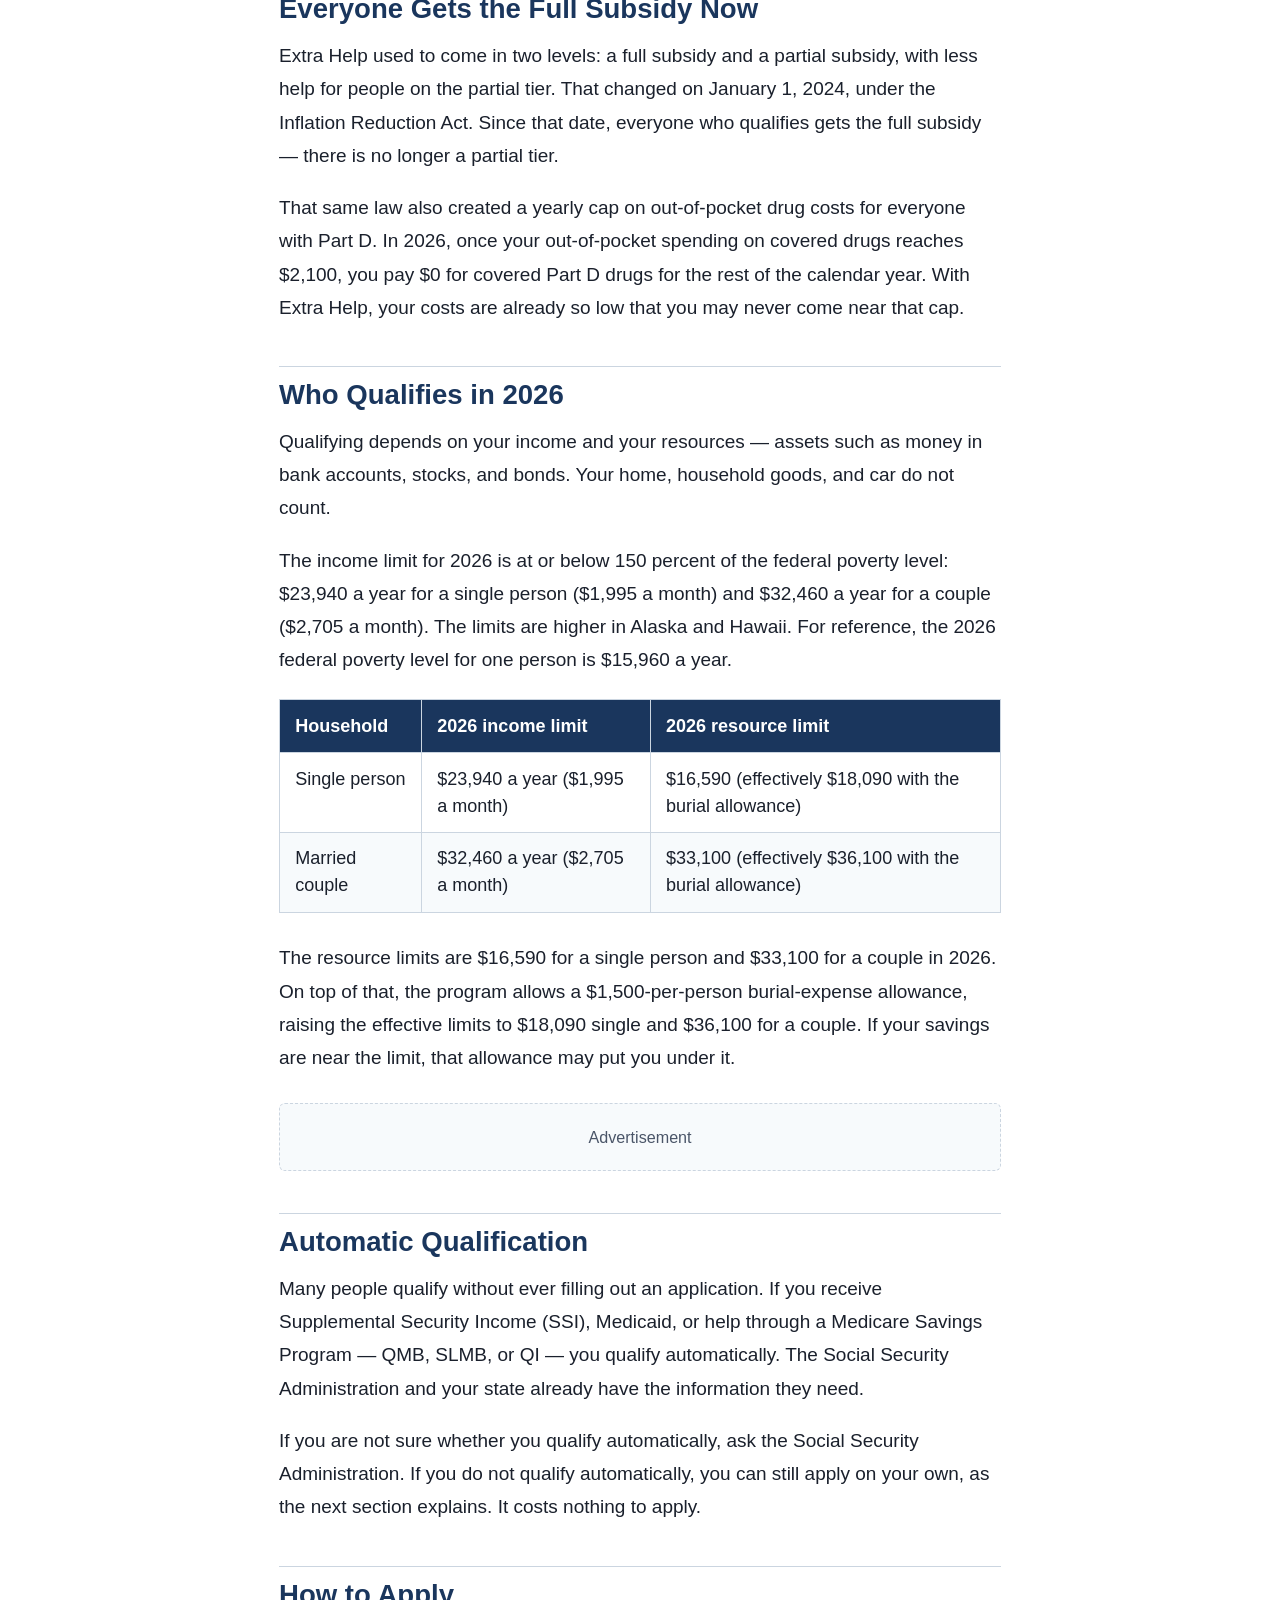
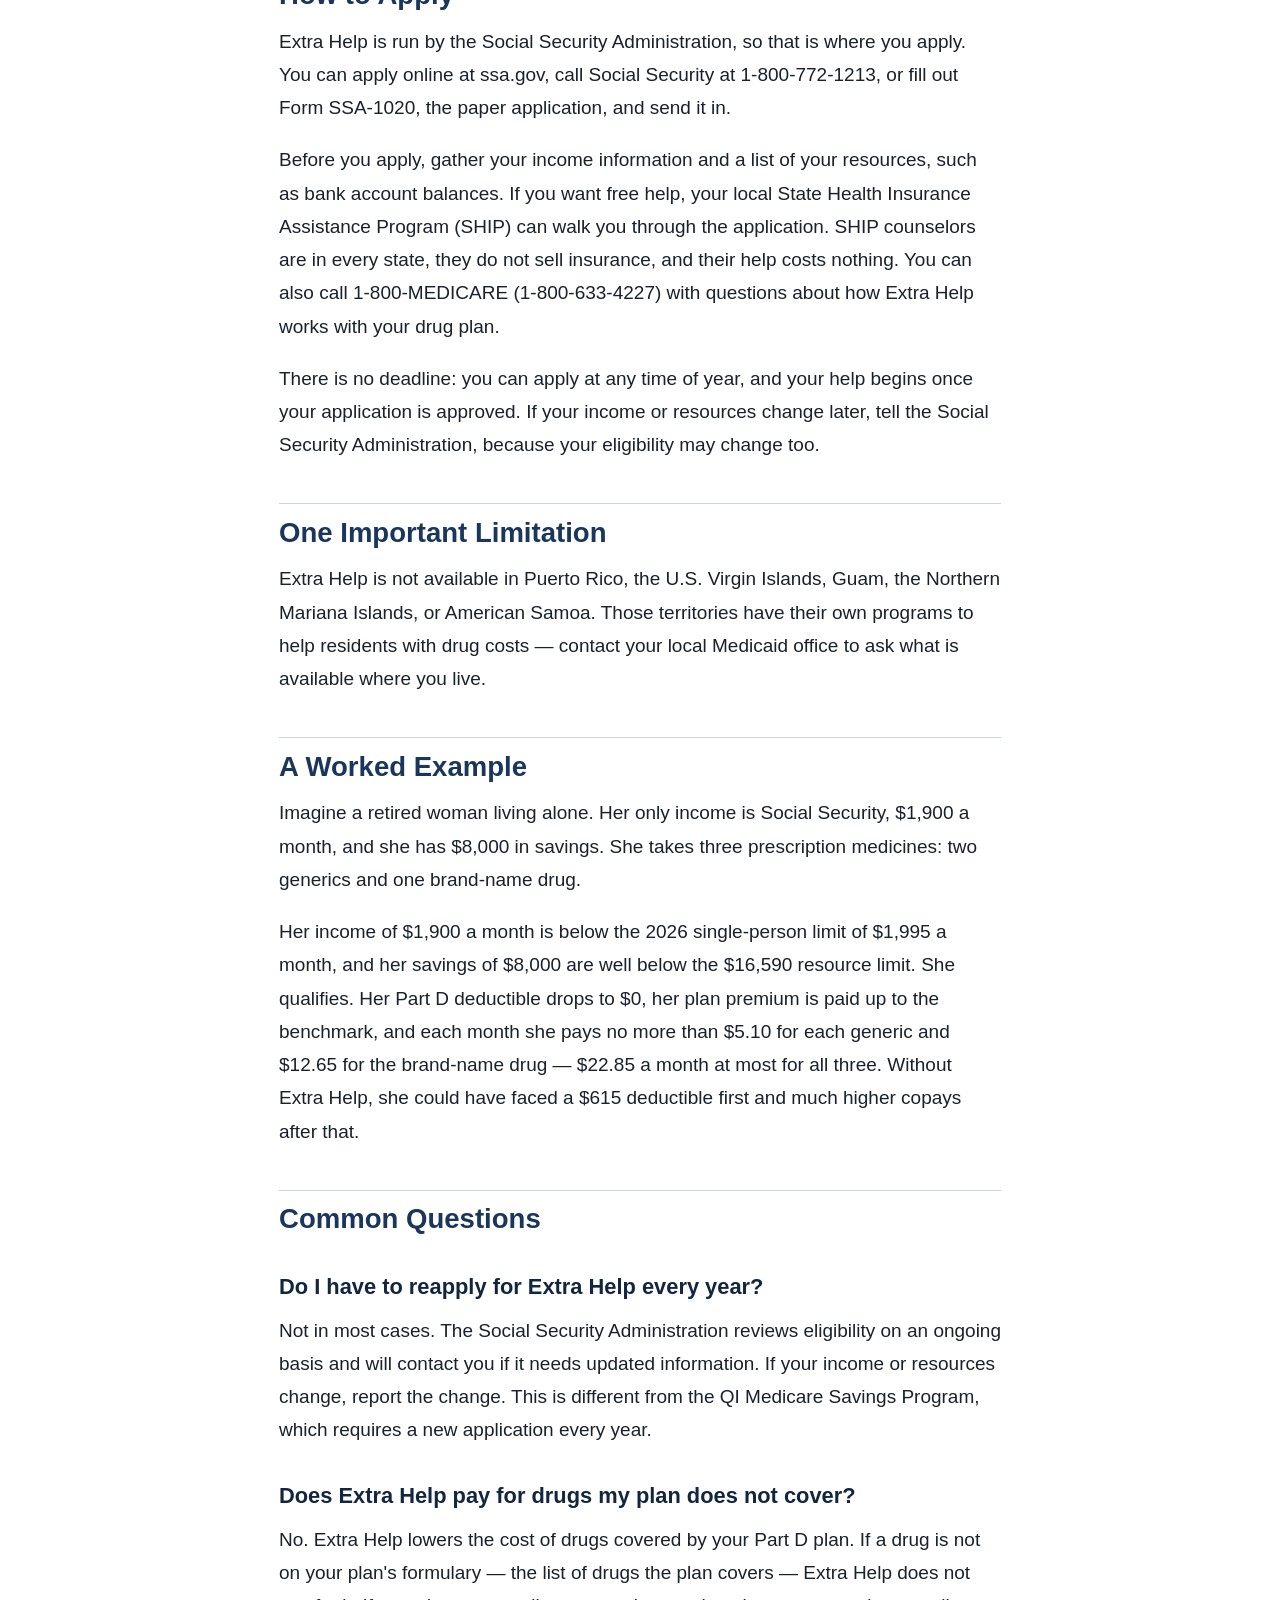
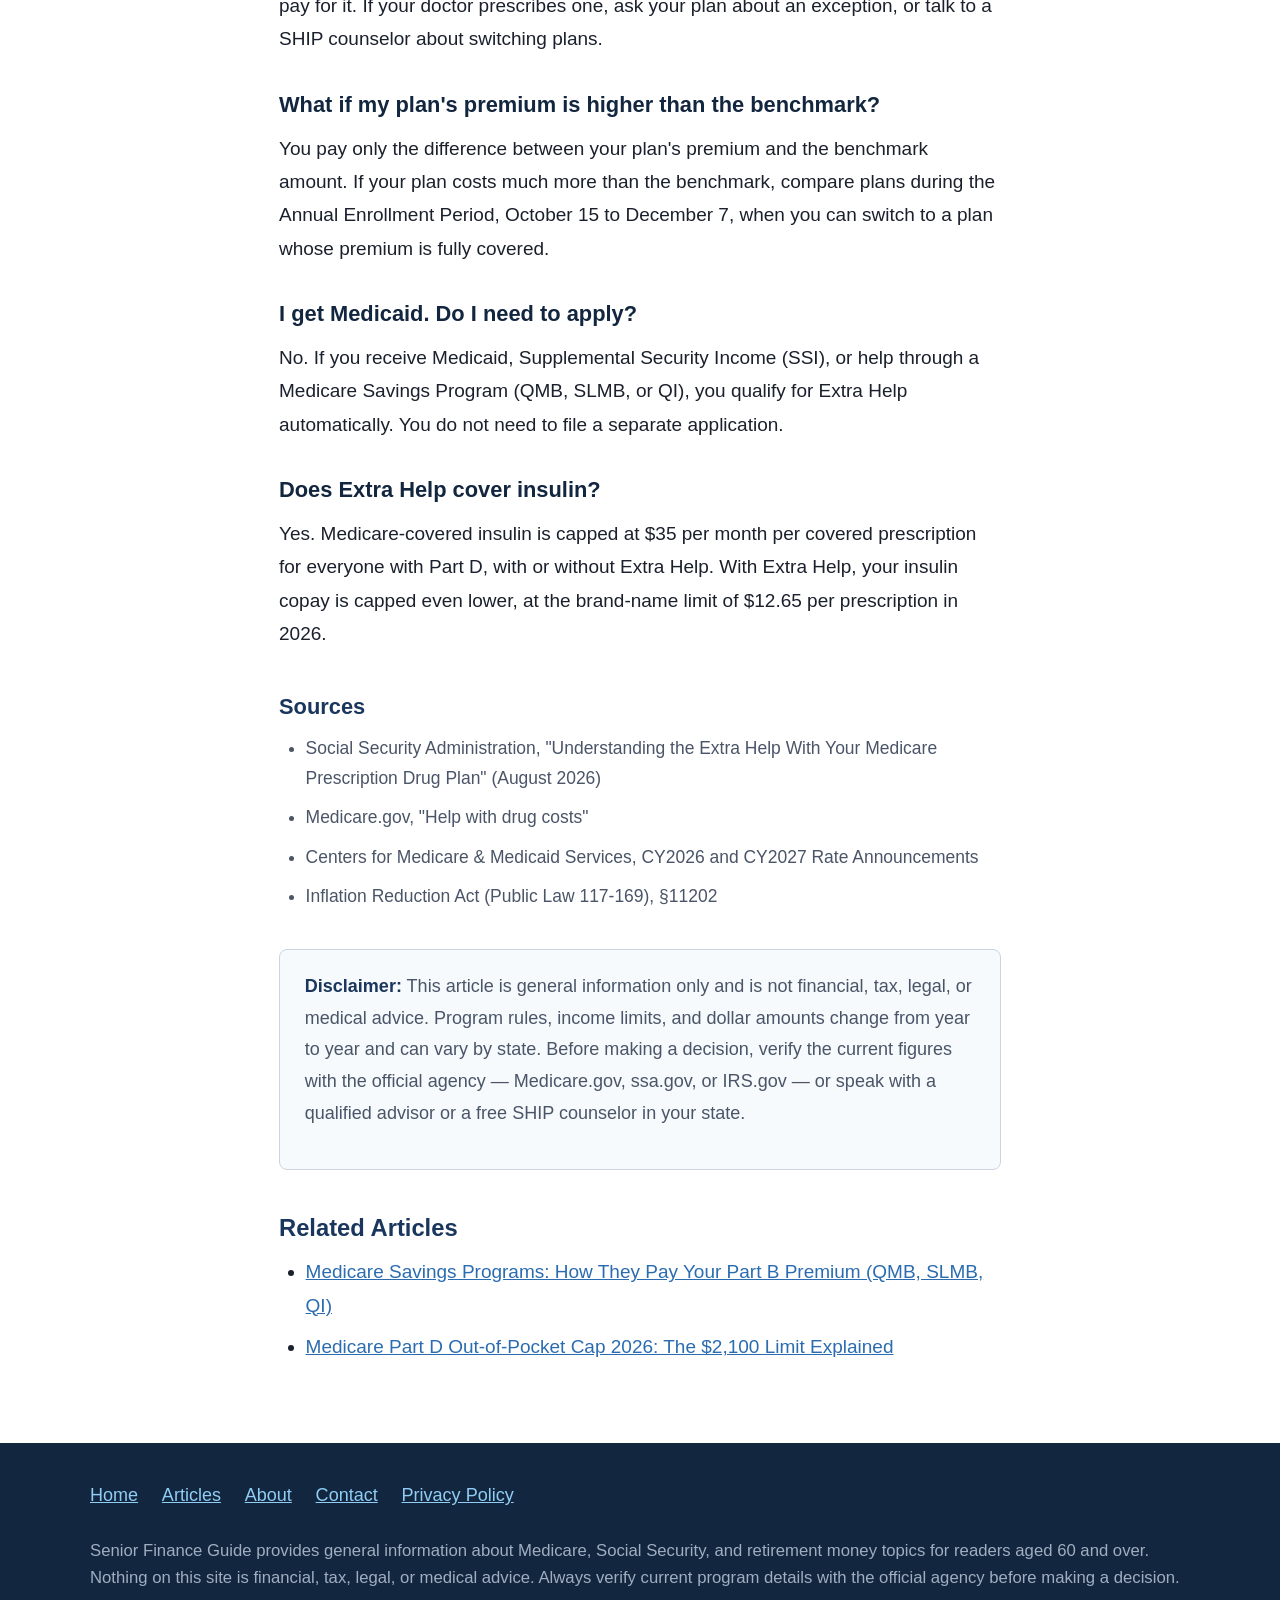
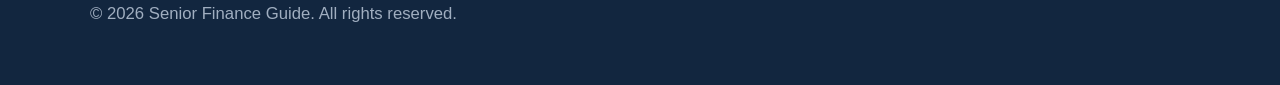
<file: articles/extra-help-prescription-drug-costs.html>
<!DOCTYPE html>
<html lang="en">
<head>
<!-- Google tag (gtag.js) -->
  <script async src="https://www.googletagmanager.com/gtag/js?id=G-E7WRM2TSTG"></script>
  <script>
    window.dataLayer = window.dataLayer || [];
    function gtag(){dataLayer.push(arguments);}
    gtag('js', new Date());
    gtag('config', 'G-E7WRM2TSTG');
    </script>
  <meta charset="UTF-8">
  <meta name="viewport" content="width=device-width, initial-scale=1.0">
  <title>Extra Help: How It Cuts Drug Costs | Senior Finance Guide</title>
  <meta name="description" content="Extra Help (Low Income Subsidy) caps your drug copays at $5.10 generic / $12.65 brand in 2026 and removes your Part D deductible. See who qualifies.">
  <link rel="stylesheet" href="../styles.css">
</head>
<body>
  <header class="site-header">
    <div class="header-inner">
      <a class="site-brand" href="../index.html">Senior Finance <span>Guide</span></a>
      <nav class="site-nav" aria-label="Main navigation">
        <ul>
          <li><a href="../index.html">Home</a></li>
          <li><a href="../index.html#articles">Articles</a></li>
          <li><a href="../about.html">About</a></li>
          <li><a href="../contact.html">Contact</a></li>
        </ul>
      </nav>
    </div>
  </header>

  <main class="container">
    <p class="breadcrumb"><a href="../index.html">Home</a> &rsaquo; <a href="../index.html#articles">Articles</a> &rsaquo; Extra Help</p>

    <h1>Extra Help (Low Income Subsidy): How It Caps Your Prescription Drug Costs</h1>
    <p class="article-meta">By the Senior Finance Guide team &middot; <span class="updated">Updated November 2026</span> &middot; Reading time: about 8 minutes</p>

    <p class="lead">Prescription drugs are one of the biggest bills in retirement, and a single brand-name medicine can cost hundreds of dollars a month. If your income and savings are limited, a federal program called Extra Help can cut those costs sharply: it pays most of your Part D drug plan premium, removes your deductible entirely, and caps what you pay at the pharmacy counter. This article explains what it covers, who qualifies in 2026, and how to apply.</p>

    <!-- AdSense placeholder: leave exactly as is; do not add ad code -->
    <!-- Ad slot: header leaderboard (AdSense code goes here once the site is approved) -->
    <div class="ad-slot" role="complementary" aria-label="Advertisement placeholder">Advertisement</div>

    <div class="key-facts">
      <h2>Key Facts at a Glance</h2>
      <ul>
        <li>Extra Help is the common name for the Part D Low-Income Subsidy (LIS). The Social Security Administration estimates it is worth about $5,700 a year on average.</li>
        <li>With Extra Help, your Part D deductible is $0, and in 2026 copays are capped at $5.10 for a generic drug and $12.65 for a brand-name drug per prescription.</li>
        <li>Since January 1, 2024, everyone who qualifies gets the full subsidy. The old partial-subsidy tier is gone.</li>
        <li>2026 income limit: at or below $23,940 a year for a single person and $32,460 a year for a couple. Your home, household goods, and car do not count toward the resource limits.</li>
        <li>If you receive SSI, Medicaid, or help through a Medicare Savings Program, you qualify automatically &mdash; no separate application needed.</li>
      </ul>
    </div>

    <h2>What Is Extra Help?</h2>
    <p>Extra Help is the everyday name for a federal program officially called the Part D Low-Income Subsidy, or LIS. Part D is the part of Medicare that covers prescription drugs. You get it through a private drug plan, and like most insurance, it comes with a monthly premium, an annual deductible, and copays each time you fill a prescription.</p>
    <p>A premium is what you pay each month to keep your coverage. A deductible is what you pay out of pocket before your plan starts paying. A copay is the fixed amount you pay at the pharmacy for each prescription. Extra Help lowers all three. It is run by the Social Security Administration, and it is free to apply.</p>
    <p>The help is substantial: the Social Security Administration estimates Extra Help is worth about $5,700 a year on average. For someone taking several prescriptions a month, that can be the difference between affording medicine and going without it.</p>

    <h2>What Extra Help Pays For</h2>
    <p>Extra Help covers three kinds of drug costs. First, it pays your Part D premium up to a regional benchmark amount &mdash; a dollar figure set for your region. If your plan's premium is at or below it, Extra Help pays the whole premium; if it costs more, you pay only the difference.</p>
    <p>Second, it removes your Part D deductible entirely. In 2026, the maximum Part D deductible is $615 a year &mdash; without Extra Help, you would pay that out of pocket before your plan started covering your drugs. With Extra Help, your deductible is $0.</p>
    <p>Third, it caps what you pay at the pharmacy: in 2026, no more than $5.10 for a generic drug and no more than $12.65 for a brand-name drug per prescription. A generic drug is a copy of a brand-name drug with the same active ingredient, sold under its chemical name at a lower price. The caps apply to every covered prescription you fill.</p>

    <div class="table-wrap">
      <table>
        <thead>
          <tr><th>Cost</th><th>Without Extra Help (2026)</th><th>With Extra Help (2026)</th></tr>
        </thead>
        <tbody>
          <tr><td>Part D premium</td><td>You pay the full plan premium</td><td>Paid up to the regional benchmark amount</td></tr>
          <tr><td>Part D deductible</td><td>Up to $615 a year</td><td>$0</td></tr>
          <tr><td>Generic drug copay</td><td>Set by your plan</td><td>No more than $5.10 per prescription</td></tr>
          <tr><td>Brand-name drug copay</td><td>Set by your plan</td><td>No more than $12.65 per prescription</td></tr>
        </tbody>
      </table>
    </div>

    <p>The copay caps rise slightly in 2027, to no more than $5.80 for a generic drug and $14.40 for a brand-name drug per prescription. Even at those levels, the caps keep the cost of each prescription low and predictable.</p>

    <div class="callout callout-key">
      <p class="callout-title">Worth knowing</p>
      <p>Extra Help also removes the Part D late enrollment penalty while you have it. That penalty is normally 1 percent of the national base beneficiary premium for each full month you went without drug coverage, and it lasts as long as you have Part D. With Extra Help, you do not pay it.</p>
    </div>

    <h2>Everyone Gets the Full Subsidy Now</h2>
    <p>Extra Help used to come in two levels: a full subsidy and a partial subsidy, with less help for people on the partial tier. That changed on January 1, 2024, under the Inflation Reduction Act. Since that date, everyone who qualifies gets the full subsidy &mdash; there is no longer a partial tier.</p>
    <p>That same law also created a yearly cap on out-of-pocket drug costs for everyone with Part D. In 2026, once your out-of-pocket spending on covered drugs reaches $2,100, you pay $0 for covered Part D drugs for the rest of the calendar year. With Extra Help, your costs are already so low that you may never come near that cap.</p>

    <h2>Who Qualifies in 2026</h2>
    <p>Qualifying depends on your income and your resources &mdash; assets such as money in bank accounts, stocks, and bonds. Your home, household goods, and car do not count.</p>
    <p>The income limit for 2026 is at or below 150 percent of the federal poverty level: $23,940 a year for a single person ($1,995 a month) and $32,460 a year for a couple ($2,705 a month). The limits are higher in Alaska and Hawaii. For reference, the 2026 federal poverty level for one person is $15,960 a year.</p>

    <div class="table-wrap">
      <table>
        <thead>
          <tr><th>Household</th><th>2026 income limit</th><th>2026 resource limit</th></tr>
        </thead>
        <tbody>
          <tr><td>Single person</td><td>$23,940 a year ($1,995 a month)</td><td>$16,590 (effectively $18,090 with the burial allowance)</td></tr>
          <tr><td>Married couple</td><td>$32,460 a year ($2,705 a month)</td><td>$33,100 (effectively $36,100 with the burial allowance)</td></tr>
        </tbody>
      </table>
    </div>

    <p>The resource limits are $16,590 for a single person and $33,100 for a couple in 2026. On top of that, the program allows a $1,500-per-person burial-expense allowance, raising the effective limits to $18,090 single and $36,100 for a couple. If your savings are near the limit, that allowance may put you under it.</p>

    <!-- AdSense placeholder: leave exactly as is; do not add ad code -->
    <!-- Ad slot: in-article (AdSense code goes here once the site is approved) -->
    <div class="ad-slot" role="complementary" aria-label="Advertisement placeholder">Advertisement</div>

    <h2>Automatic Qualification</h2>
    <p>Many people qualify without ever filling out an application. If you receive Supplemental Security Income (SSI), Medicaid, or help through a Medicare Savings Program &mdash; QMB, SLMB, or QI &mdash; you qualify automatically. The Social Security Administration and your state already have the information they need.</p>
    <p>If you are not sure whether you qualify automatically, ask the Social Security Administration. If you do not qualify automatically, you can still apply on your own, as the next section explains. It costs nothing to apply.</p>

    <h2>How to Apply</h2>
    <p>Extra Help is run by the Social Security Administration, so that is where you apply. You can apply online at ssa.gov, call Social Security at 1-800-772-1213, or fill out Form SSA-1020, the paper application, and send it in.</p>
    <p>Before you apply, gather your income information and a list of your resources, such as bank account balances. If you want free help, your local State Health Insurance Assistance Program (SHIP) can walk you through the application. SHIP counselors are in every state, they do not sell insurance, and their help costs nothing. You can also call 1-800-MEDICARE (1-800-633-4227) with questions about how Extra Help works with your drug plan.</p>
    <p>There is no deadline: you can apply at any time of year, and your help begins once your application is approved. If your income or resources change later, tell the Social Security Administration, because your eligibility may change too.</p>

    <h2>One Important Limitation</h2>
    <p>Extra Help is not available in Puerto Rico, the U.S. Virgin Islands, Guam, the Northern Mariana Islands, or American Samoa. Those territories have their own programs to help residents with drug costs &mdash; contact your local Medicaid office to ask what is available where you live.</p>

    <h2>A Worked Example</h2>
    <p>Imagine a retired woman living alone. Her only income is Social Security, $1,900 a month, and she has $8,000 in savings. She takes three prescription medicines: two generics and one brand-name drug.</p>
    <p>Her income of $1,900 a month is below the 2026 single-person limit of $1,995 a month, and her savings of $8,000 are well below the $16,590 resource limit. She qualifies. Her Part D deductible drops to $0, her plan premium is paid up to the benchmark, and each month she pays no more than $5.10 for each generic and $12.65 for the brand-name drug &mdash; $22.85 a month at most for all three. Without Extra Help, she could have faced a $615 deductible first and much higher copays after that.</p>

    <h2>Common Questions</h2>
    <h3>Do I have to reapply for Extra Help every year?</h3>
    <p>Not in most cases. The Social Security Administration reviews eligibility on an ongoing basis and will contact you if it needs updated information. If your income or resources change, report the change. This is different from the QI Medicare Savings Program, which requires a new application every year.</p>
    <h3>Does Extra Help pay for drugs my plan does not cover?</h3>
    <p>No. Extra Help lowers the cost of drugs covered by your Part D plan. If a drug is not on your plan's formulary &mdash; the list of drugs the plan covers &mdash; Extra Help does not pay for it. If your doctor prescribes one, ask your plan about an exception, or talk to a SHIP counselor about switching plans.</p>
    <h3>What if my plan's premium is higher than the benchmark?</h3>
    <p>You pay only the difference between your plan's premium and the benchmark amount. If your plan costs much more than the benchmark, compare plans during the Annual Enrollment Period, October 15 to December 7, when you can switch to a plan whose premium is fully covered.</p>
    <h3>I get Medicaid. Do I need to apply?</h3>
    <p>No. If you receive Medicaid, Supplemental Security Income (SSI), or help through a Medicare Savings Program (QMB, SLMB, or QI), you qualify for Extra Help automatically. You do not need to file a separate application.</p>
    <h3>Does Extra Help cover insulin?</h3>
    <p>Yes. Medicare-covered insulin is capped at $35 per month per covered prescription for everyone with Part D, with or without Extra Help. With Extra Help, your insulin copay is capped even lower, at the brand-name limit of $12.65 per prescription in 2026.</p>

    <div class="sources">
      <h2>Sources</h2>
      <ul>
        <li>Social Security Administration, "Understanding the Extra Help With Your Medicare Prescription Drug Plan" (August 2026)</li>
        <li>Medicare.gov, "Help with drug costs"</li>
        <li>Centers for Medicare &amp; Medicaid Services, CY2026 and CY2027 Rate Announcements</li>
        <li>Inflation Reduction Act (Public Law 117-169), &sect;11202</li>
      </ul>
    </div>

    <div class="disclaimer-box">
      <p><strong>Disclaimer:</strong> This article is general information only and is not financial, tax, legal, or medical advice. Program rules, income limits, and dollar amounts change from year to year and can vary by state. Before making a decision, verify the current figures with the official agency — Medicare.gov, ssa.gov, or IRS.gov — or speak with a qualified advisor or a free SHIP counselor in your state.</p>
    </div>

    <div class="related">
      <h2>Related Articles</h2>
      <ul>
        <li><a href="medicare-savings-programs.html">Medicare Savings Programs: How They Pay Your Part B Premium (QMB, SLMB, QI)</a></li>
        <li><a href="medicare-part-d-out-of-pocket-cap-2026.html">Medicare Part D Out-of-Pocket Cap 2026: The $2,100 Limit Explained</a></li>
      </ul>
    </div>
  </main>

  <footer class="site-footer">
    <div class="footer-inner">
      <nav aria-label="Footer navigation">
        <ul>
          <li><a href="../index.html">Home</a></li>
          <li><a href="../index.html#articles">Articles</a></li>
          <li><a href="../about.html">About</a></li>
          <li><a href="../contact.html">Contact</a></li>
          <li><a href="../privacy-policy.html">Privacy Policy</a></li>
        </ul>
      </nav>
      <p class="footer-disclaimer">Senior Finance Guide provides general information about Medicare, Social Security, and retirement money topics for readers aged 60 and over. Nothing on this site is financial, tax, legal, or medical advice. Always verify current program details with the official agency before making a decision.</p>
      <p class="copyright">&copy; 2026 Senior Finance Guide. All rights reserved.</p>
    </div>
  </footer>
</body>
</html>
</file>
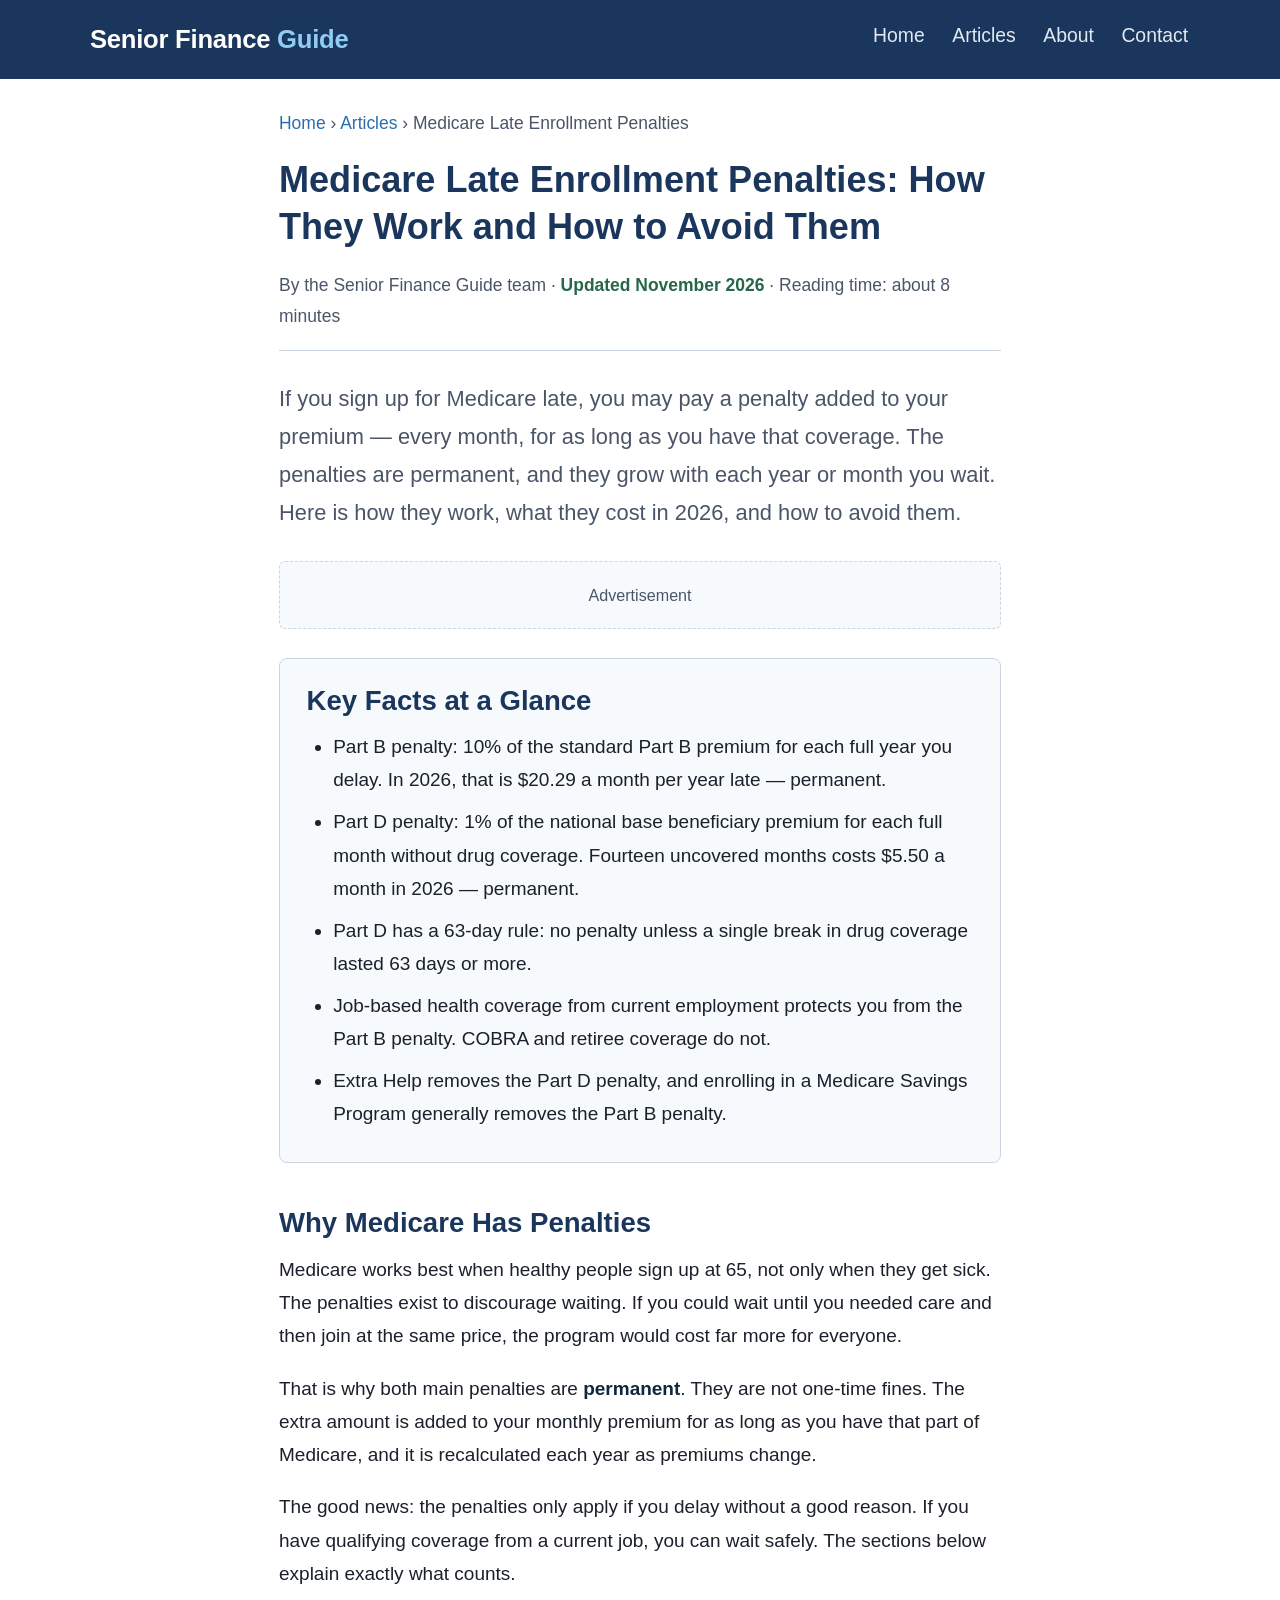
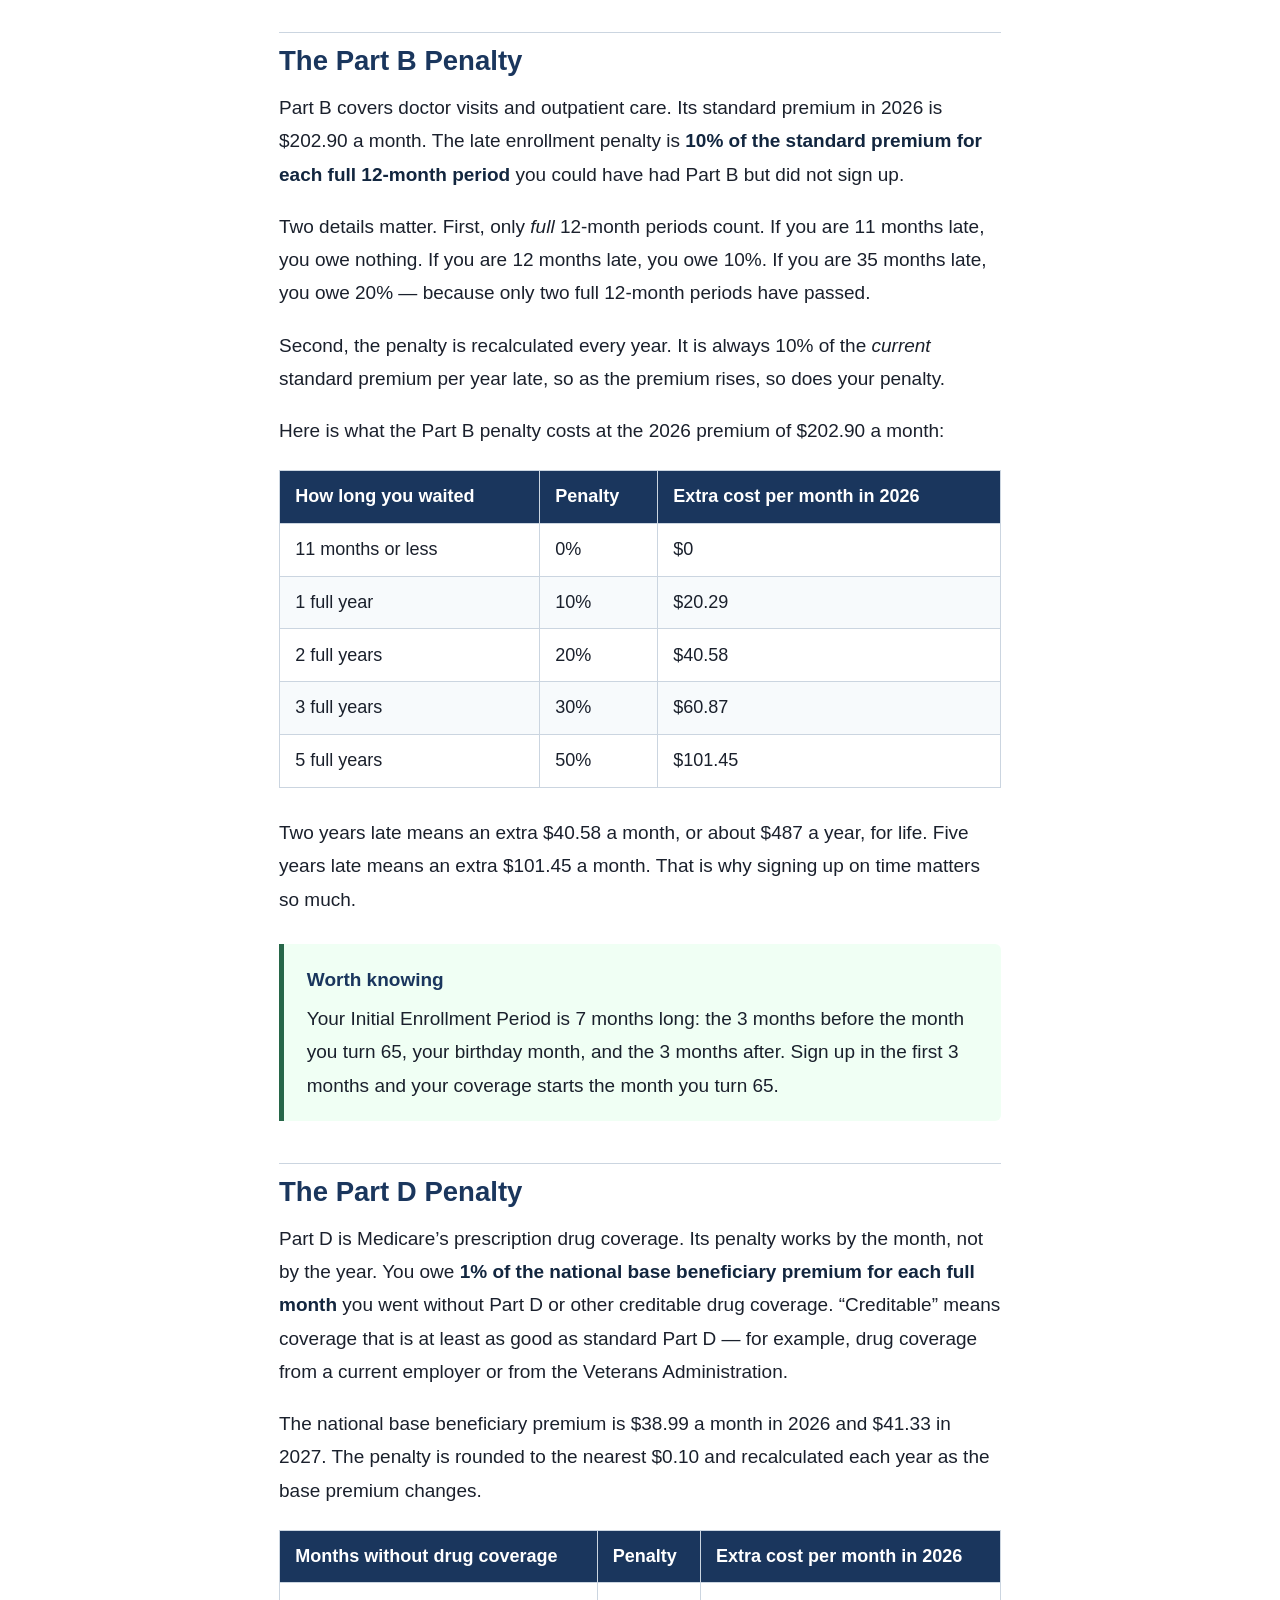
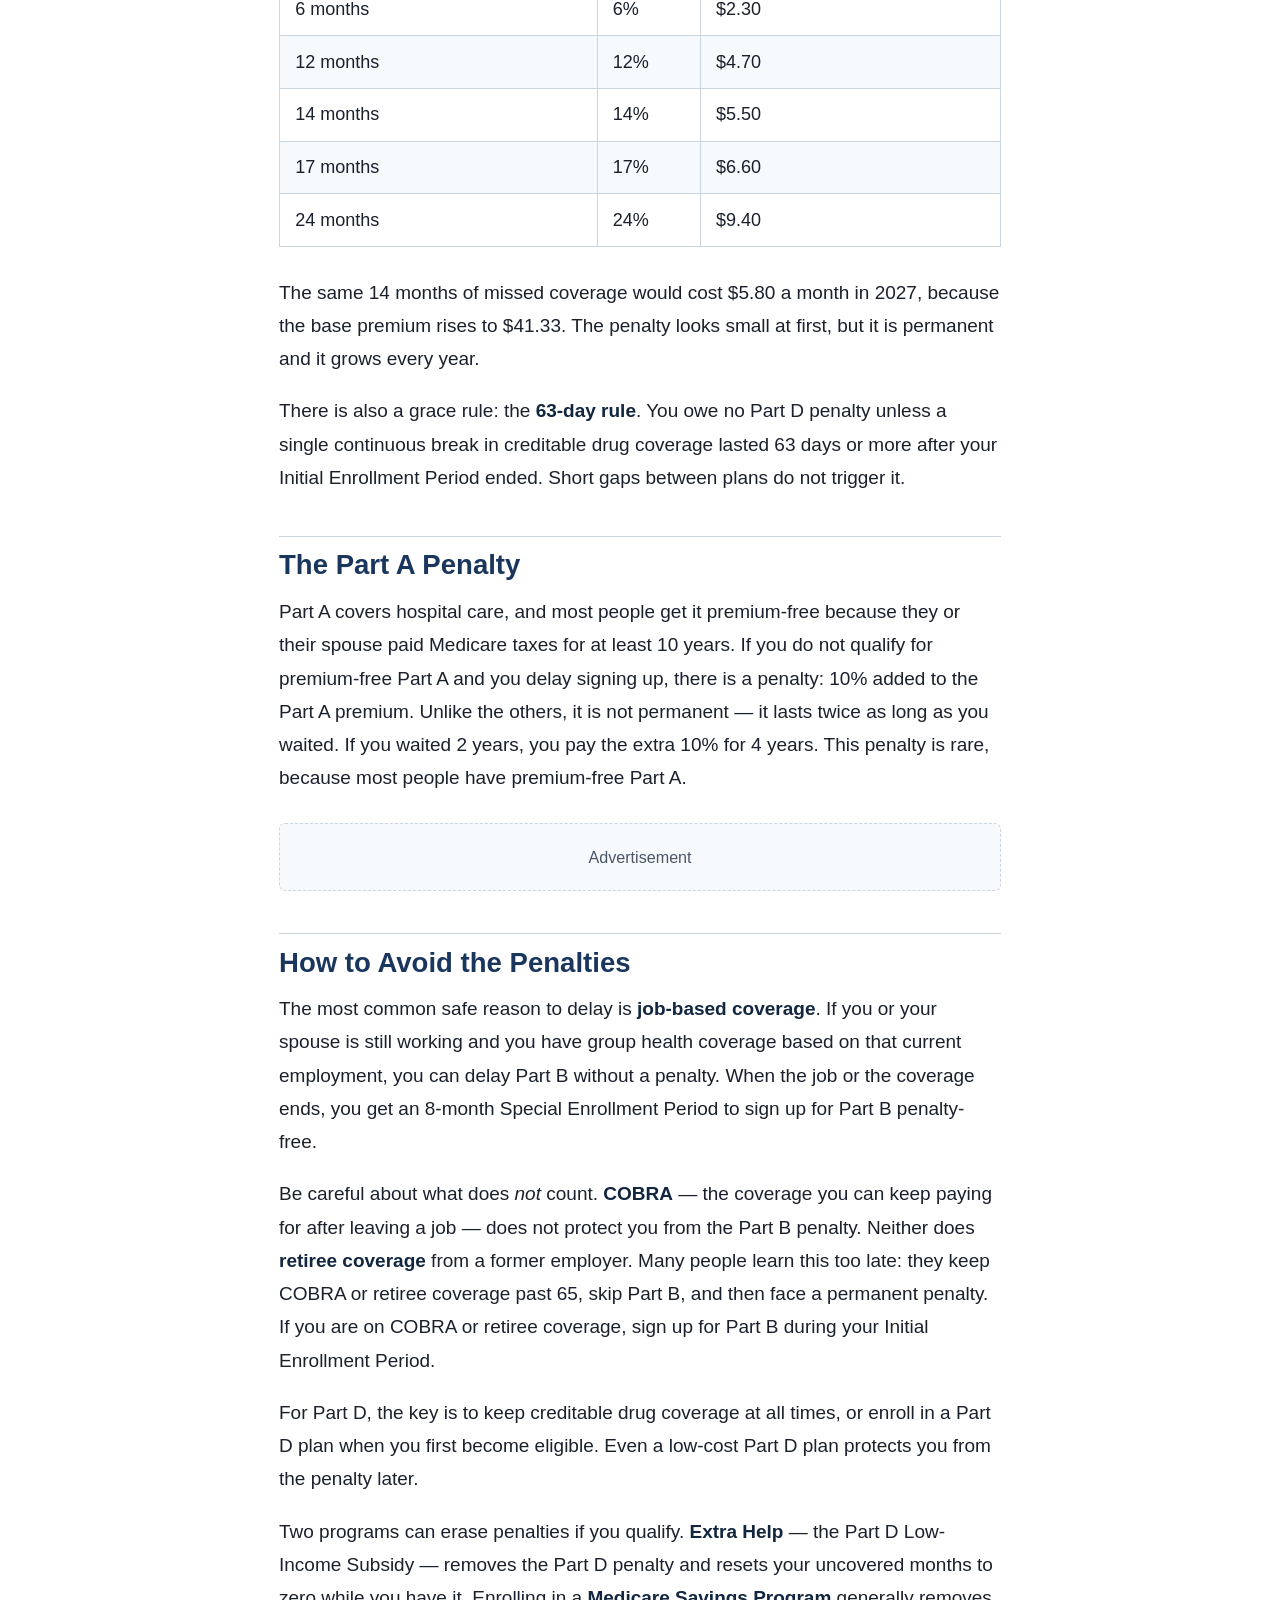
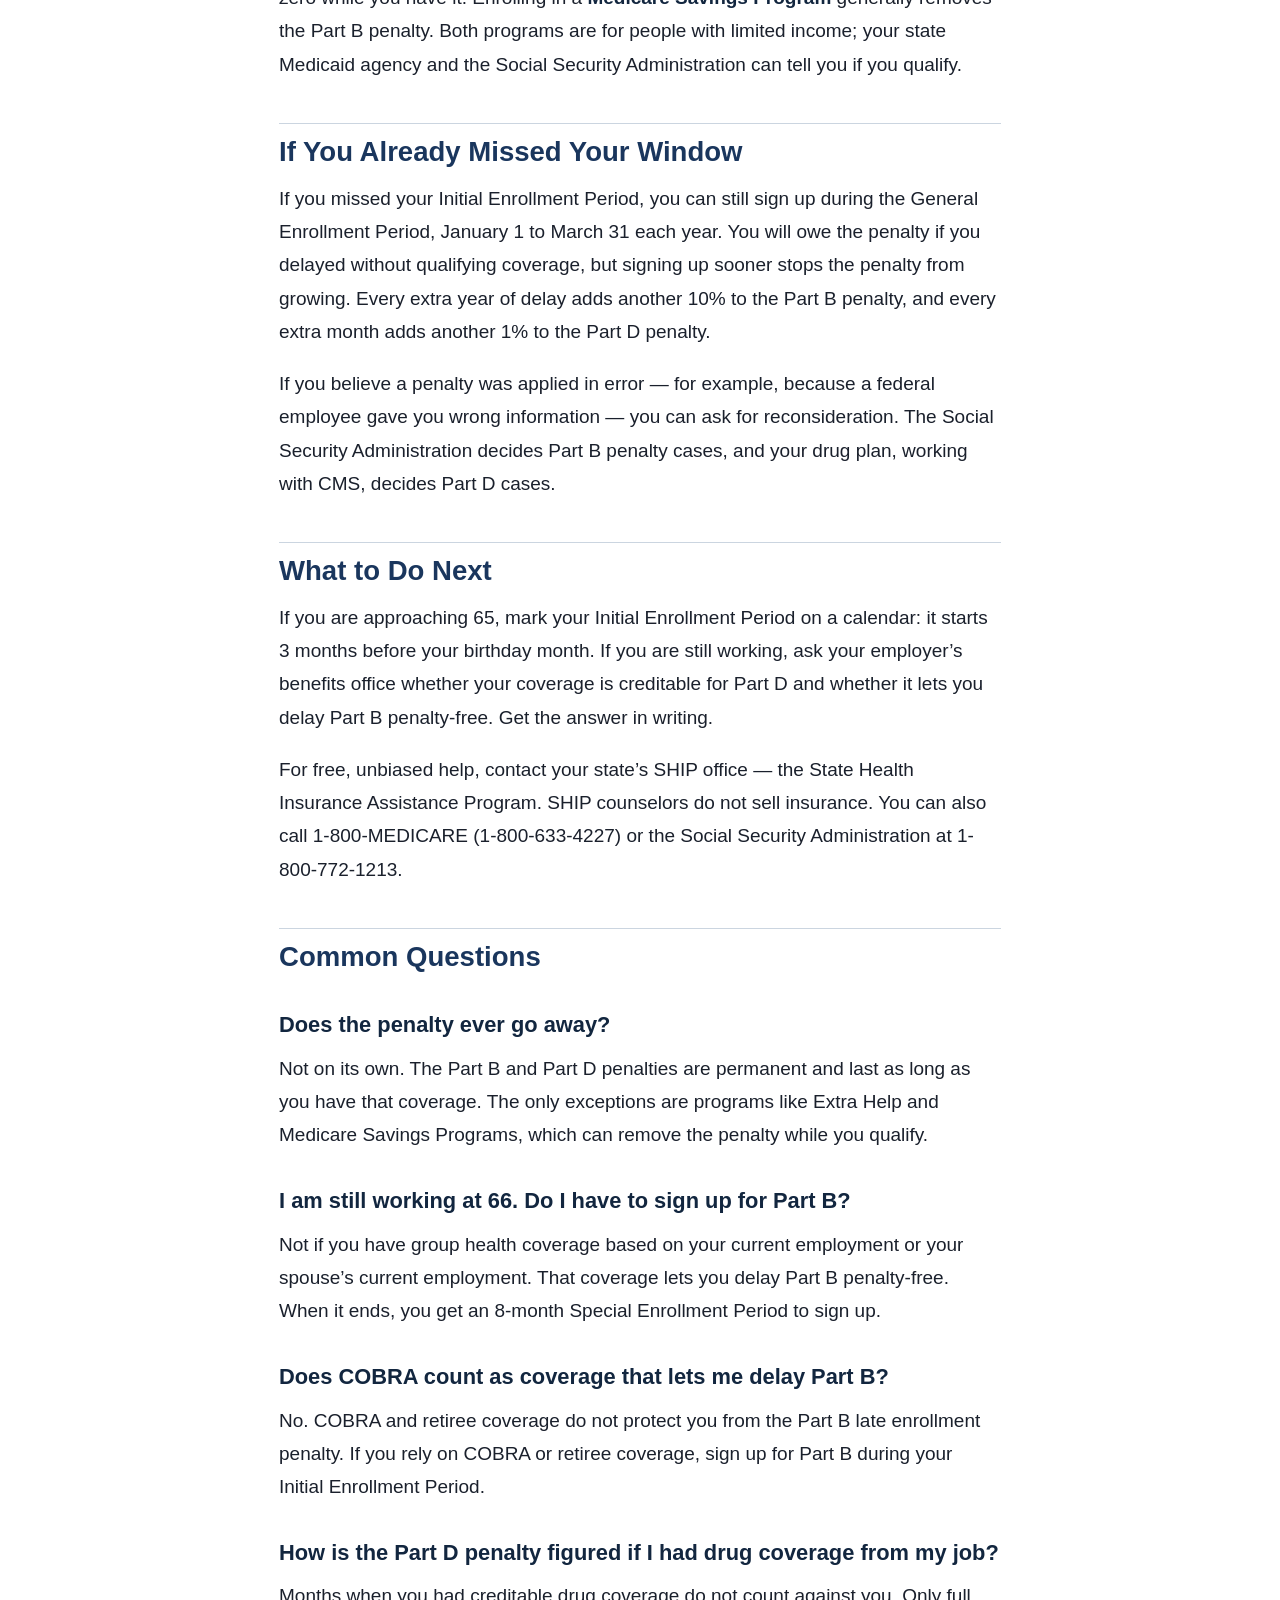
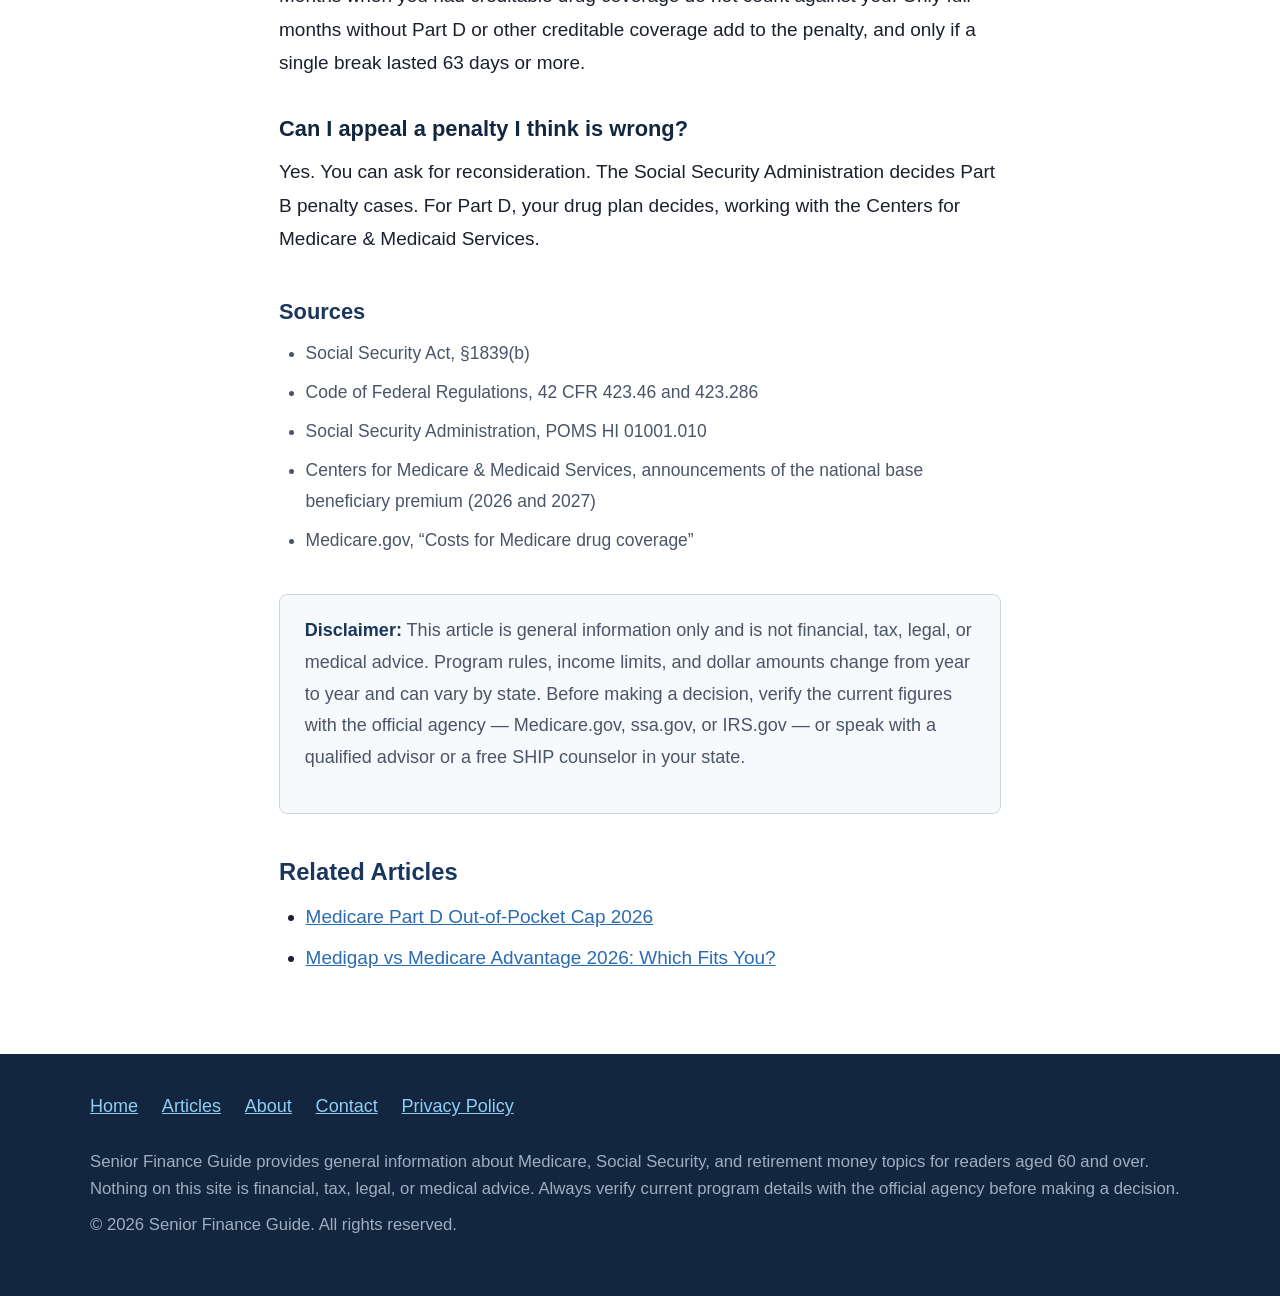
<file: articles/medicare-late-enrollment-penalties.html>
<!DOCTYPE html>
<html lang="en">
<head>
<!-- Google tag (gtag.js) -->
  <script async src="https://www.googletagmanager.com/gtag/js?id=G-E7WRM2TSTG"></script>
  <script>
    window.dataLayer = window.dataLayer || [];
    function gtag(){dataLayer.push(arguments);}
    gtag('js', new Date());
    gtag('config', 'G-E7WRM2TSTG');
    </script>
  <meta charset="UTF-8">
  <meta name="viewport" content="width=device-width, initial-scale=1.0">
  <title>Medicare Late Enrollment Penalties | Senior Finance Guide</title>
  <meta name="description" content="Medicare late enrollment penalties are permanent. Learn how the Part B and Part D penalties are calculated and how to avoid them.">
  <link rel="stylesheet" href="../styles.css">
</head>
<body>
  <header class="site-header">
    <div class="header-inner">
      <a class="site-brand" href="../index.html">Senior Finance <span>Guide</span></a>
      <nav class="site-nav" aria-label="Main navigation">
        <ul>
          <li><a href="../index.html">Home</a></li>
          <li><a href="../index.html#articles">Articles</a></li>
          <li><a href="../about.html">About</a></li>
          <li><a href="../contact.html">Contact</a></li>
        </ul>
      </nav>
    </div>
  </header>

  <main class="container">
    <p class="breadcrumb"><a href="../index.html">Home</a> &rsaquo; <a href="../index.html#articles">Articles</a> &rsaquo; Medicare Late Enrollment Penalties</p>

    <!-- ONE H1 per page -->
    <h1>Medicare Late Enrollment Penalties: How They Work and How to Avoid Them</h1>
    <p class="article-meta">By the Senior Finance Guide team &middot; <span class="updated">Updated November 2026</span> &middot; Reading time: about 8 minutes</p>

    <p class="lead">If you sign up for Medicare late, you may pay a penalty added to your premium &mdash; every month, for as long as you have that coverage. The penalties are permanent, and they grow with each year or month you wait. Here is how they work, what they cost in 2026, and how to avoid them.</p>

    <!-- AdSense placeholder: leave exactly as is; do not add ad code -->
    <!-- Ad slot: header leaderboard (AdSense code goes here once the site is approved) -->
    <div class="ad-slot" role="complementary" aria-label="Advertisement placeholder">Advertisement</div>

    <div class="key-facts">
      <h2>Key Facts at a Glance</h2>
      <ul>
        <li>Part B penalty: 10% of the standard Part B premium for each full year you delay. In 2026, that is $20.29 a month per year late &mdash; permanent.</li>
        <li>Part D penalty: 1% of the national base beneficiary premium for each full month without drug coverage. Fourteen uncovered months costs $5.50 a month in 2026 &mdash; permanent.</li>
        <li>Part D has a 63-day rule: no penalty unless a single break in drug coverage lasted 63 days or more.</li>
        <li>Job-based health coverage from current employment protects you from the Part B penalty. COBRA and retiree coverage do not.</li>
        <li>Extra Help removes the Part D penalty, and enrolling in a Medicare Savings Program generally removes the Part B penalty.</li>
      </ul>
    </div>

    <h2>Why Medicare Has Penalties</h2>
    <p>Medicare works best when healthy people sign up at 65, not only when they get sick. The penalties exist to discourage waiting. If you could wait until you needed care and then join at the same price, the program would cost far more for everyone.</p>
    <p>That is why both main penalties are <strong>permanent</strong>. They are not one-time fines. The extra amount is added to your monthly premium for as long as you have that part of Medicare, and it is recalculated each year as premiums change.</p>
    <p>The good news: the penalties only apply if you delay without a good reason. If you have qualifying coverage from a current job, you can wait safely. The sections below explain exactly what counts.</p>

    <h2>The Part B Penalty</h2>
    <p>Part B covers doctor visits and outpatient care. Its standard premium in 2026 is $202.90 a month. The late enrollment penalty is <strong>10% of the standard premium for each full 12-month period</strong> you could have had Part B but did not sign up.</p>
    <p>Two details matter. First, only <em>full</em> 12-month periods count. If you are 11 months late, you owe nothing. If you are 12 months late, you owe 10%. If you are 35 months late, you owe 20% &mdash; because only two full 12-month periods have passed.</p>
    <p>Second, the penalty is recalculated every year. It is always 10% of the <em>current</em> standard premium per year late, so as the premium rises, so does your penalty.</p>
    <p>Here is what the Part B penalty costs at the 2026 premium of $202.90 a month:</p>

    <div class="table-wrap">
      <table>
        <thead>
          <tr><th>How long you waited</th><th>Penalty</th><th>Extra cost per month in 2026</th></tr>
        </thead>
        <tbody>
          <tr><td>11 months or less</td><td>0%</td><td>$0</td></tr>
          <tr><td>1 full year</td><td>10%</td><td>$20.29</td></tr>
          <tr><td>2 full years</td><td>20%</td><td>$40.58</td></tr>
          <tr><td>3 full years</td><td>30%</td><td>$60.87</td></tr>
          <tr><td>5 full years</td><td>50%</td><td>$101.45</td></tr>
        </tbody>
      </table>
    </div>

    <p>Two years late means an extra $40.58 a month, or about $487 a year, for life. Five years late means an extra $101.45 a month. That is why signing up on time matters so much.</p>

    <div class="callout callout-key">
      <p class="callout-title">Worth knowing</p>
      <p>Your Initial Enrollment Period is 7 months long: the 3 months before the month you turn 65, your birthday month, and the 3 months after. Sign up in the first 3 months and your coverage starts the month you turn 65.</p>
    </div>

    <h2>The Part D Penalty</h2>
    <p>Part D is Medicare&rsquo;s prescription drug coverage. Its penalty works by the month, not by the year. You owe <strong>1% of the national base beneficiary premium for each full month</strong> you went without Part D or other creditable drug coverage. &ldquo;Creditable&rdquo; means coverage that is at least as good as standard Part D &mdash; for example, drug coverage from a current employer or from the Veterans Administration.</p>
    <p>The national base beneficiary premium is $38.99 a month in 2026 and $41.33 in 2027. The penalty is rounded to the nearest $0.10 and recalculated each year as the base premium changes.</p>

    <div class="table-wrap">
      <table>
        <thead>
          <tr><th>Months without drug coverage</th><th>Penalty</th><th>Extra cost per month in 2026</th></tr>
        </thead>
        <tbody>
          <tr><td>6 months</td><td>6%</td><td>$2.30</td></tr>
          <tr><td>12 months</td><td>12%</td><td>$4.70</td></tr>
          <tr><td>14 months</td><td>14%</td><td>$5.50</td></tr>
          <tr><td>17 months</td><td>17%</td><td>$6.60</td></tr>
          <tr><td>24 months</td><td>24%</td><td>$9.40</td></tr>
        </tbody>
      </table>
    </div>

    <p>The same 14 months of missed coverage would cost $5.80 a month in 2027, because the base premium rises to $41.33. The penalty looks small at first, but it is permanent and it grows every year.</p>
    <p>There is also a grace rule: the <strong>63-day rule</strong>. You owe no Part D penalty unless a single continuous break in creditable drug coverage lasted 63 days or more after your Initial Enrollment Period ended. Short gaps between plans do not trigger it.</p>

    <h2>The Part A Penalty</h2>
    <p>Part A covers hospital care, and most people get it premium-free because they or their spouse paid Medicare taxes for at least 10 years. If you do not qualify for premium-free Part A and you delay signing up, there is a penalty: 10% added to the Part A premium. Unlike the others, it is not permanent &mdash; it lasts twice as long as you waited. If you waited 2 years, you pay the extra 10% for 4 years. This penalty is rare, because most people have premium-free Part A.</p>

    <!-- AdSense placeholder: leave exactly as is; do not add ad code -->
    <!-- Ad slot: in-article (AdSense code goes here once the site is approved) -->
    <div class="ad-slot" role="complementary" aria-label="Advertisement placeholder">Advertisement</div>

    <h2>How to Avoid the Penalties</h2>
    <p>The most common safe reason to delay is <strong>job-based coverage</strong>. If you or your spouse is still working and you have group health coverage based on that current employment, you can delay Part B without a penalty. When the job or the coverage ends, you get an 8-month Special Enrollment Period to sign up for Part B penalty-free.</p>
    <p>Be careful about what does <em>not</em> count. <strong>COBRA</strong> &mdash; the coverage you can keep paying for after leaving a job &mdash; does not protect you from the Part B penalty. Neither does <strong>retiree coverage</strong> from a former employer. Many people learn this too late: they keep COBRA or retiree coverage past 65, skip Part B, and then face a permanent penalty. If you are on COBRA or retiree coverage, sign up for Part B during your Initial Enrollment Period.</p>
    <p>For Part D, the key is to keep creditable drug coverage at all times, or enroll in a Part D plan when you first become eligible. Even a low-cost Part D plan protects you from the penalty later.</p>
    <p>Two programs can erase penalties if you qualify. <strong>Extra Help</strong> &mdash; the Part D Low-Income Subsidy &mdash; removes the Part D penalty and resets your uncovered months to zero while you have it. Enrolling in a <strong>Medicare Savings Program</strong> generally removes the Part B penalty. Both programs are for people with limited income; your state Medicaid agency and the Social Security Administration can tell you if you qualify.</p>

    <h2>If You Already Missed Your Window</h2>
    <p>If you missed your Initial Enrollment Period, you can still sign up during the General Enrollment Period, January 1 to March 31 each year. You will owe the penalty if you delayed without qualifying coverage, but signing up sooner stops the penalty from growing. Every extra year of delay adds another 10% to the Part B penalty, and every extra month adds another 1% to the Part D penalty.</p>
    <p>If you believe a penalty was applied in error &mdash; for example, because a federal employee gave you wrong information &mdash; you can ask for reconsideration. The Social Security Administration decides Part B penalty cases, and your drug plan, working with CMS, decides Part D cases.</p>

    <h2>What to Do Next</h2>
    <p>If you are approaching 65, mark your Initial Enrollment Period on a calendar: it starts 3 months before your birthday month. If you are still working, ask your employer&rsquo;s benefits office whether your coverage is creditable for Part D and whether it lets you delay Part B penalty-free. Get the answer in writing.</p>
    <p>For free, unbiased help, contact your state&rsquo;s SHIP office &mdash; the State Health Insurance Assistance Program. SHIP counselors do not sell insurance. You can also call 1-800-MEDICARE (1-800-633-4227) or the Social Security Administration at 1-800-772-1213.</p>

    <h2>Common Questions</h2>
    <h3>Does the penalty ever go away?</h3>
    <p>Not on its own. The Part B and Part D penalties are permanent and last as long as you have that coverage. The only exceptions are programs like Extra Help and Medicare Savings Programs, which can remove the penalty while you qualify.</p>
    <h3>I am still working at 66. Do I have to sign up for Part B?</h3>
    <p>Not if you have group health coverage based on your current employment or your spouse&rsquo;s current employment. That coverage lets you delay Part B penalty-free. When it ends, you get an 8-month Special Enrollment Period to sign up.</p>
    <h3>Does COBRA count as coverage that lets me delay Part B?</h3>
    <p>No. COBRA and retiree coverage do not protect you from the Part B late enrollment penalty. If you rely on COBRA or retiree coverage, sign up for Part B during your Initial Enrollment Period.</p>
    <h3>How is the Part D penalty figured if I had drug coverage from my job?</h3>
    <p>Months when you had creditable drug coverage do not count against you. Only full months without Part D or other creditable coverage add to the penalty, and only if a single break lasted 63 days or more.</p>
    <h3>Can I appeal a penalty I think is wrong?</h3>
    <p>Yes. You can ask for reconsideration. The Social Security Administration decides Part B penalty cases. For Part D, your drug plan decides, working with the Centers for Medicare &amp; Medicaid Services.</p>

    <div class="sources">
      <h2>Sources</h2>
      <ul>
        <li>Social Security Act, &sect;1839(b)</li>
        <li>Code of Federal Regulations, 42 CFR 423.46 and 423.286</li>
        <li>Social Security Administration, POMS HI 01001.010</li>
        <li>Centers for Medicare &amp; Medicaid Services, announcements of the national base beneficiary premium (2026 and 2027)</li>
        <li>Medicare.gov, &ldquo;Costs for Medicare drug coverage&rdquo;</li>
      </ul>
    </div>

    <div class="disclaimer-box">
      <p><strong>Disclaimer:</strong> This article is general information only and is not financial, tax, legal, or medical advice. Program rules, income limits, and dollar amounts change from year to year and can vary by state. Before making a decision, verify the current figures with the official agency — Medicare.gov, ssa.gov, or IRS.gov — or speak with a qualified advisor or a free SHIP counselor in your state.</p>
    </div>

    <div class="related">
      <h2>Related Articles</h2>
      <ul>
        <li><a href="medicare-part-d-out-of-pocket-cap-2026.html">Medicare Part D Out-of-Pocket Cap 2026</a></li>
        <li><a href="medigap-vs-medicare-advantage-2026.html">Medigap vs Medicare Advantage 2026: Which Fits You?</a></li>
      </ul>
    </div>
  </main>

  <footer class="site-footer">
    <div class="footer-inner">
      <nav aria-label="Footer navigation">
        <ul>
          <li><a href="../index.html">Home</a></li>
          <li><a href="../index.html#articles">Articles</a></li>
          <li><a href="../about.html">About</a></li>
          <li><a href="../contact.html">Contact</a></li>
          <li><a href="../privacy-policy.html">Privacy Policy</a></li>
        </ul>
      </nav>
      <p class="footer-disclaimer">Senior Finance Guide provides general information about Medicare, Social Security, and retirement money topics for readers aged 60 and over. Nothing on this site is financial, tax, legal, or medical advice. Always verify current program details with the official agency before making a decision.</p>
      <p class="copyright">&copy; 2026 Senior Finance Guide. All rights reserved.</p>
    </div>
  </footer>
</body>
</html>
</file>
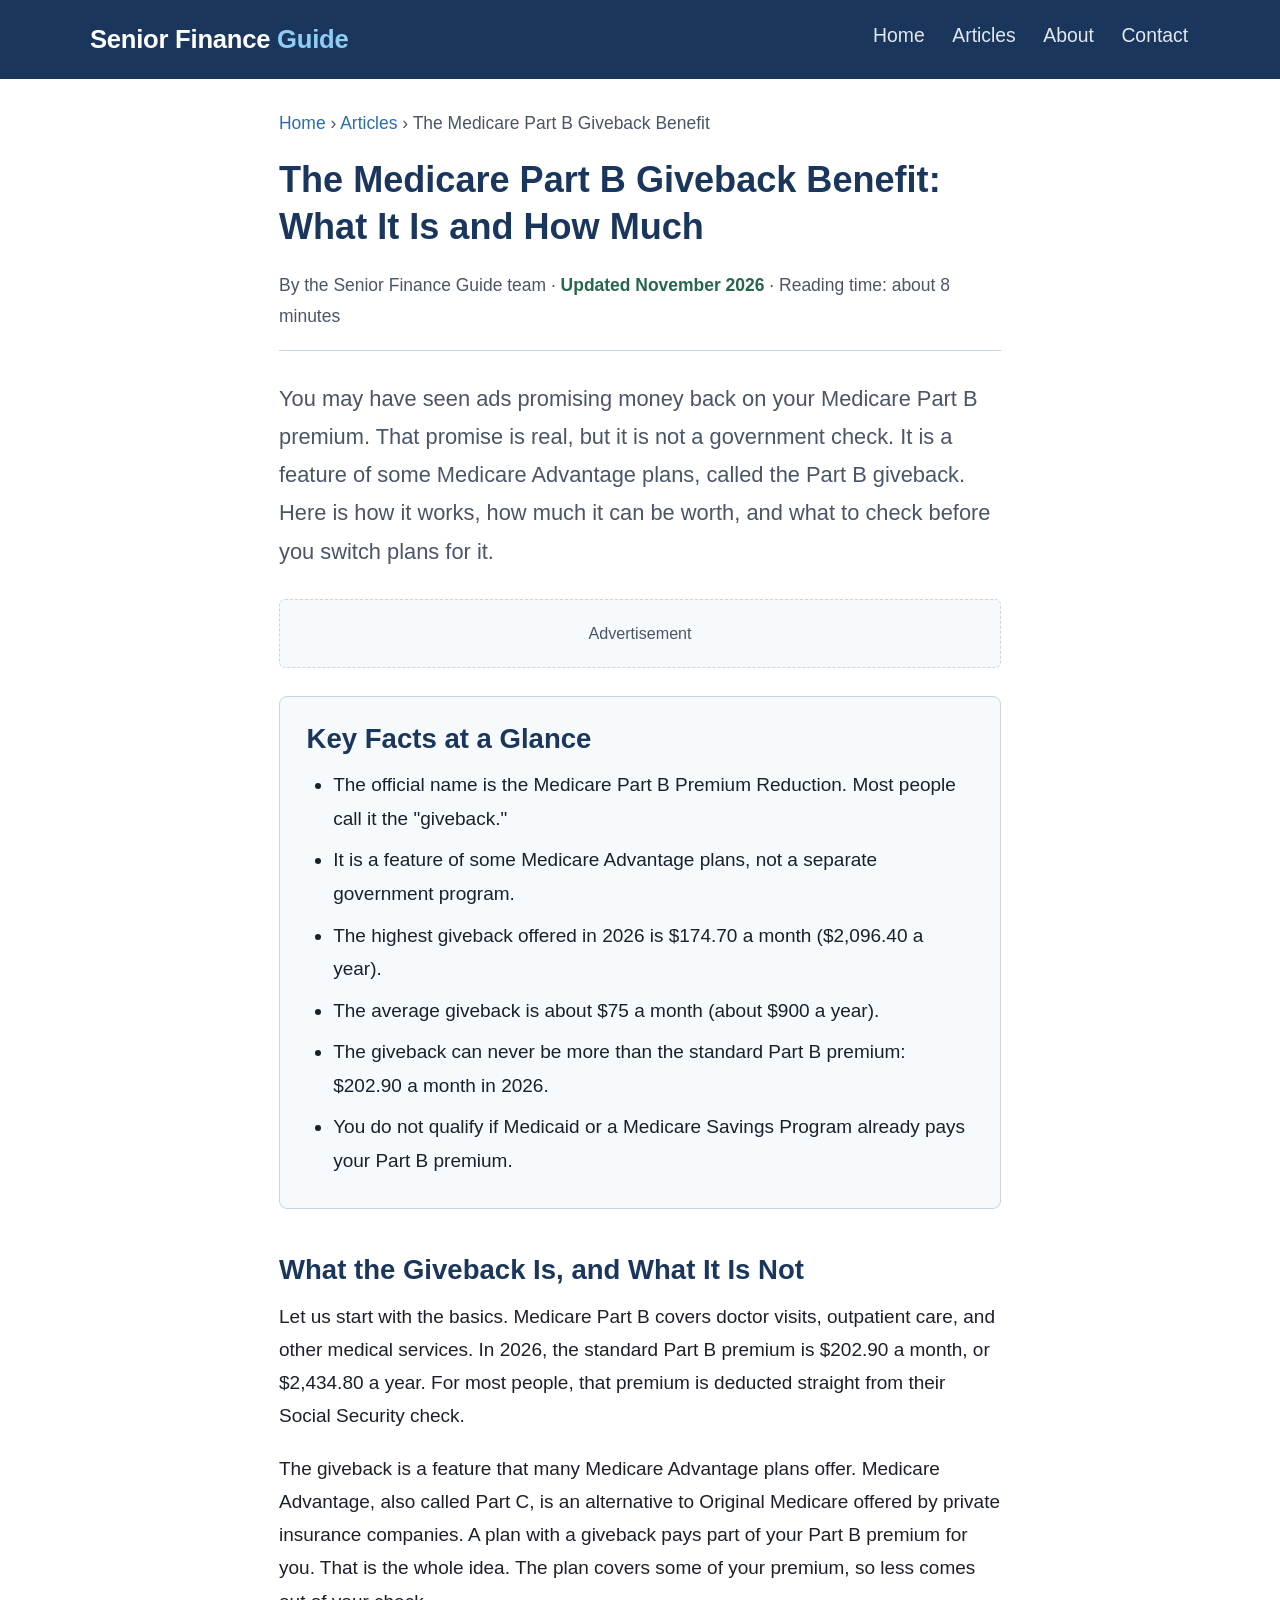
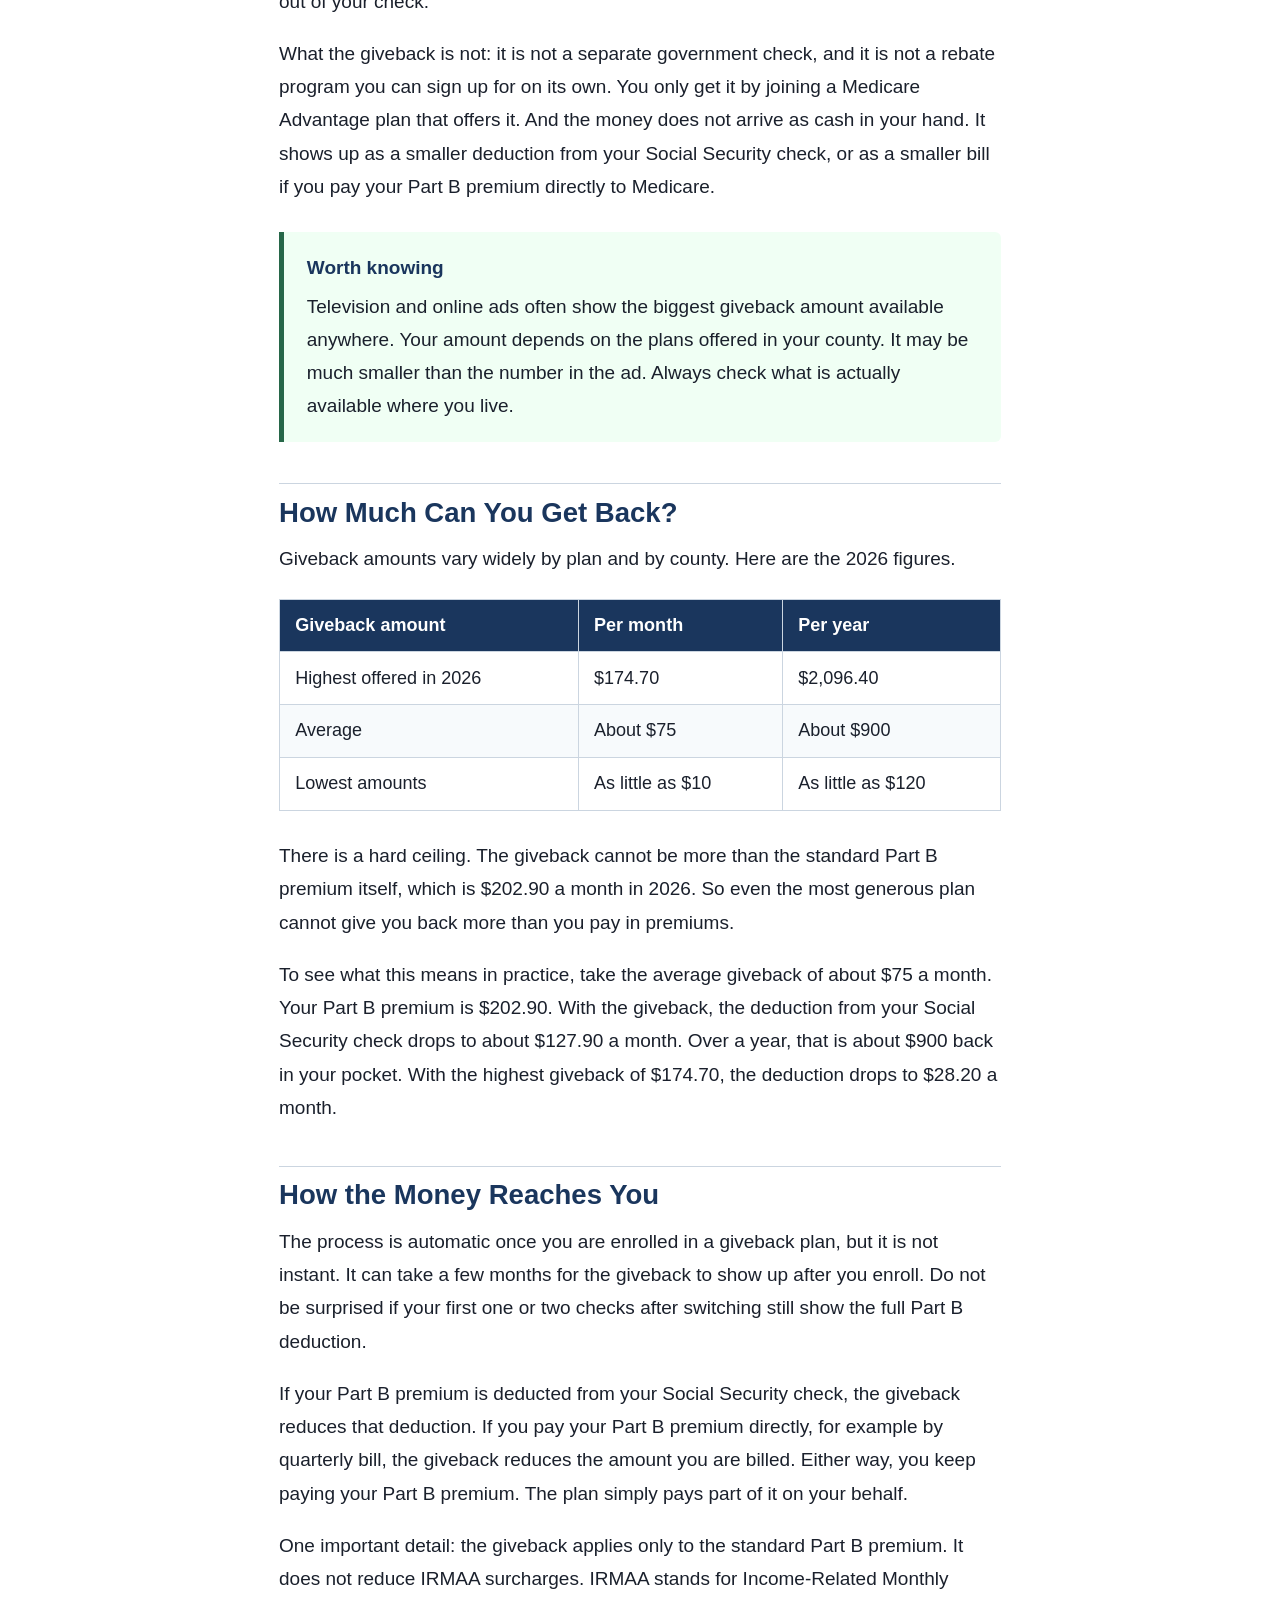
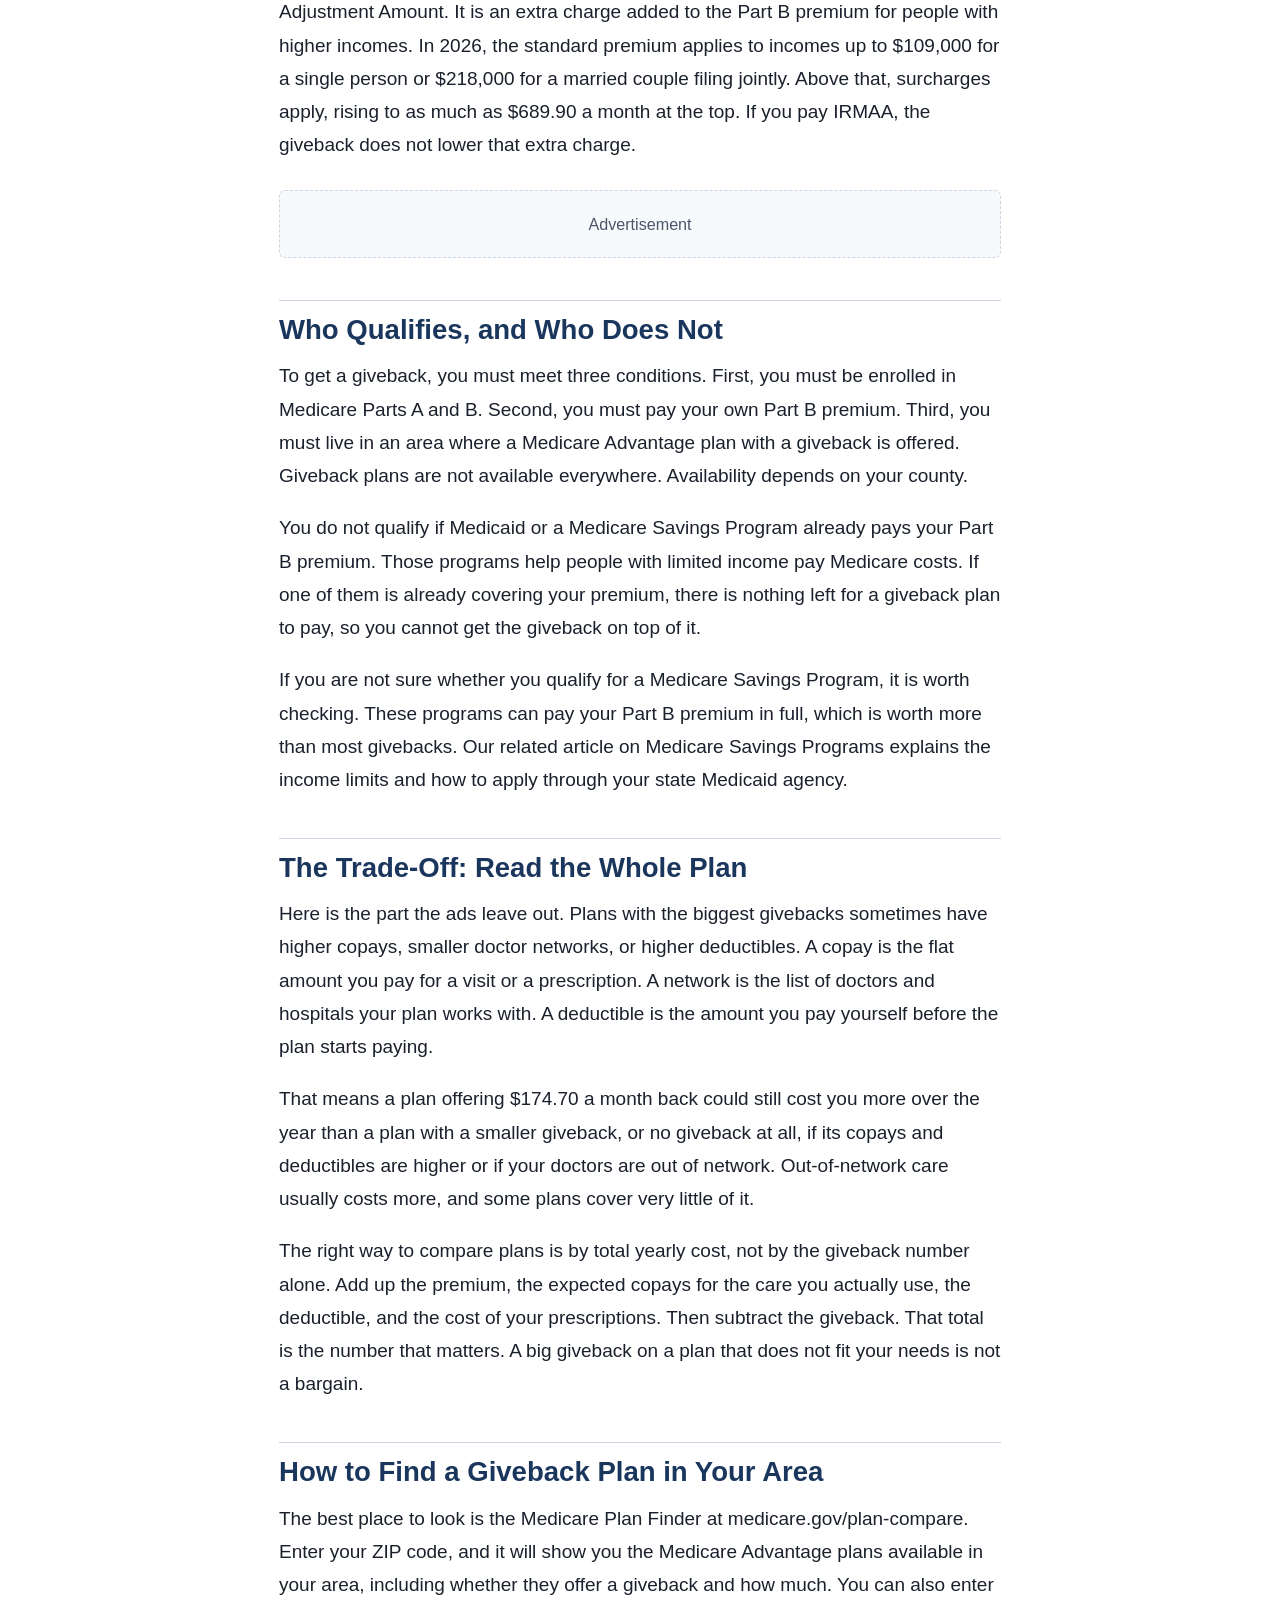
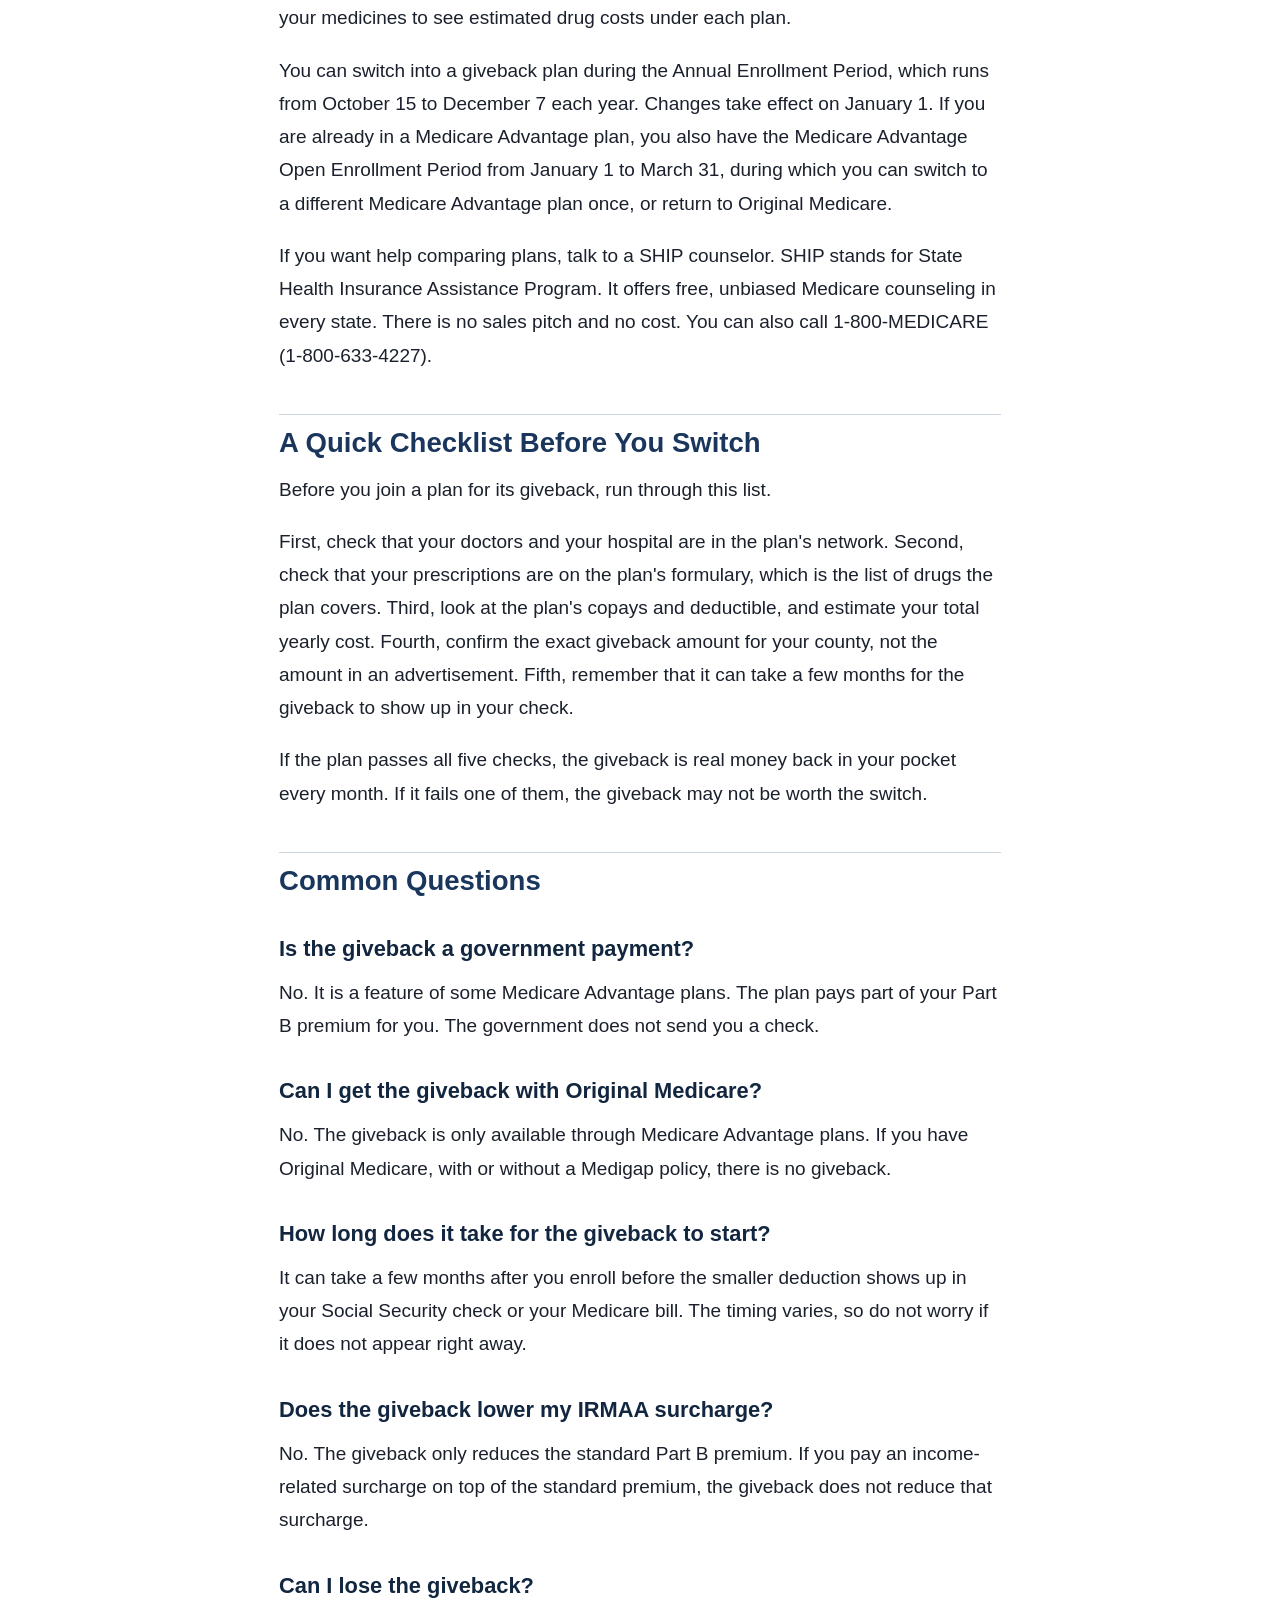
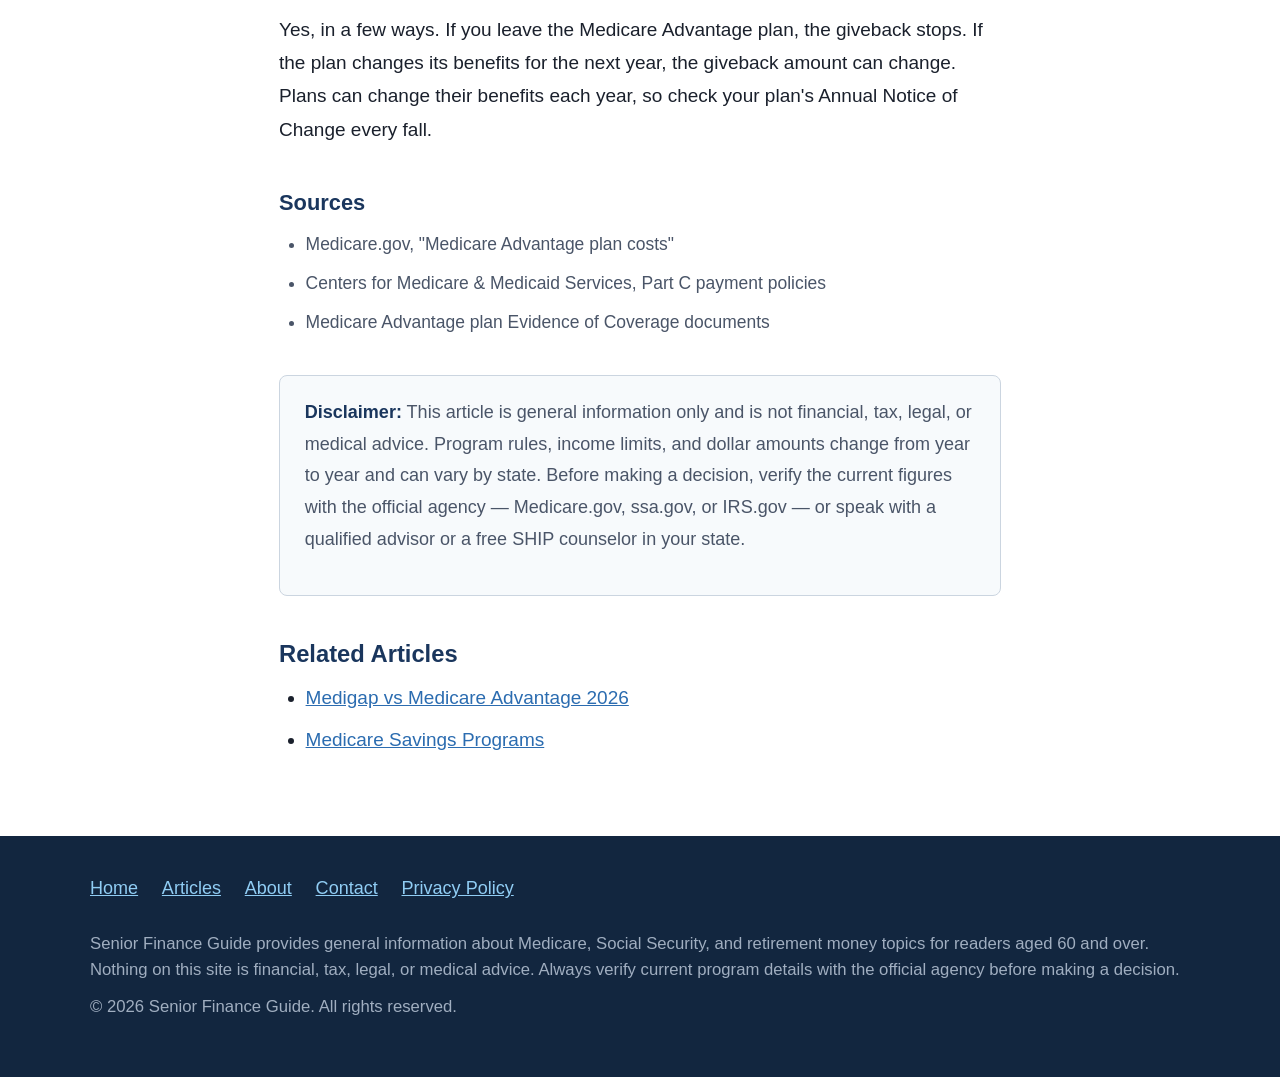
<file: articles/medicare-part-b-giveback-benefit.html>
<!DOCTYPE html>
<html lang="en">
<head>
<!-- Google tag (gtag.js) -->
  <script async src="https://www.googletagmanager.com/gtag/js?id=G-E7WRM2TSTG"></script>
  <script>
    window.dataLayer = window.dataLayer || [];
    function gtag(){dataLayer.push(arguments);}
    gtag('js', new Date());
    gtag('config', 'G-E7WRM2TSTG');
    </script>
  <meta charset="UTF-8">
  <meta name="viewport" content="width=device-width, initial-scale=1.0">
  <title>The Medicare Part B Giveback Benefit | Senior Finance Guide</title>
  <meta name="description" content="The Part B giveback can put up to $174.70 a month back in your pocket. Learn how it works, who qualifies, and the trade-offs to check.">
  <link rel="stylesheet" href="../styles.css">
</head>
<body>
  <header class="site-header">
    <div class="header-inner">
      <a class="site-brand" href="../index.html">Senior Finance <span>Guide</span></a>
      <nav class="site-nav" aria-label="Main navigation">
        <ul>
          <li><a href="../index.html">Home</a></li>
          <li><a href="../index.html#articles">Articles</a></li>
          <li><a href="../about.html">About</a></li>
          <li><a href="../contact.html">Contact</a></li>
        </ul>
      </nav>
    </div>
  </header>

  <main class="container">
    <p class="breadcrumb"><a href="../index.html">Home</a> &rsaquo; <a href="../index.html#articles">Articles</a> &rsaquo; The Medicare Part B Giveback Benefit</p>

    <!-- ONE H1 per page -->
    <h1>The Medicare Part B Giveback Benefit: What It Is and How Much</h1>
    <p class="article-meta">By the Senior Finance Guide team &middot; <span class="updated">Updated November 2026</span> &middot; Reading time: about 8 minutes</p>

    <p class="lead">You may have seen ads promising money back on your Medicare Part B premium. That promise is real, but it is not a government check. It is a feature of some Medicare Advantage plans, called the Part B giveback. Here is how it works, how much it can be worth, and what to check before you switch plans for it.</p>

    <!-- AdSense placeholder: leave exactly as is; do not add ad code -->
    <!-- Ad slot: header leaderboard (AdSense code goes here once the site is approved) -->
    <div class="ad-slot" role="complementary" aria-label="Advertisement placeholder">Advertisement</div>

    <div class="key-facts">
      <h2>Key Facts at a Glance</h2>
      <ul>
        <li>The official name is the Medicare Part B Premium Reduction. Most people call it the "giveback."</li>
        <li>It is a feature of some Medicare Advantage plans, not a separate government program.</li>
        <li>The highest giveback offered in 2026 is $174.70 a month ($2,096.40 a year).</li>
        <li>The average giveback is about $75 a month (about $900 a year).</li>
        <li>The giveback can never be more than the standard Part B premium: $202.90 a month in 2026.</li>
        <li>You do not qualify if Medicaid or a Medicare Savings Program already pays your Part B premium.</li>
      </ul>
    </div>

    <h2>What the Giveback Is, and What It Is Not</h2>
    <p>Let us start with the basics. Medicare Part B covers doctor visits, outpatient care, and other medical services. In 2026, the standard Part B premium is $202.90 a month, or $2,434.80 a year. For most people, that premium is deducted straight from their Social Security check.</p>
    <p>The giveback is a feature that many Medicare Advantage plans offer. Medicare Advantage, also called Part C, is an alternative to Original Medicare offered by private insurance companies. A plan with a giveback pays part of your Part B premium for you. That is the whole idea. The plan covers some of your premium, so less comes out of your check.</p>
    <p>What the giveback is not: it is not a separate government check, and it is not a rebate program you can sign up for on its own. You only get it by joining a Medicare Advantage plan that offers it. And the money does not arrive as cash in your hand. It shows up as a smaller deduction from your Social Security check, or as a smaller bill if you pay your Part B premium directly to Medicare.</p>

    <div class="callout callout-key">
      <p class="callout-title">Worth knowing</p>
      <p>Television and online ads often show the biggest giveback amount available anywhere. Your amount depends on the plans offered in your county. It may be much smaller than the number in the ad. Always check what is actually available where you live.</p>
    </div>

    <h2>How Much Can You Get Back?</h2>
    <p>Giveback amounts vary widely by plan and by county. Here are the 2026 figures.</p>

    <div class="table-wrap">
      <table>
        <thead>
          <tr><th>Giveback amount</th><th>Per month</th><th>Per year</th></tr>
        </thead>
        <tbody>
          <tr><td>Highest offered in 2026</td><td>$174.70</td><td>$2,096.40</td></tr>
          <tr><td>Average</td><td>About $75</td><td>About $900</td></tr>
          <tr><td>Lowest amounts</td><td>As little as $10</td><td>As little as $120</td></tr>
        </tbody>
      </table>
    </div>

    <p>There is a hard ceiling. The giveback cannot be more than the standard Part B premium itself, which is $202.90 a month in 2026. So even the most generous plan cannot give you back more than you pay in premiums.</p>
    <p>To see what this means in practice, take the average giveback of about $75 a month. Your Part B premium is $202.90. With the giveback, the deduction from your Social Security check drops to about $127.90 a month. Over a year, that is about $900 back in your pocket. With the highest giveback of $174.70, the deduction drops to $28.20 a month.</p>

    <h2>How the Money Reaches You</h2>
    <p>The process is automatic once you are enrolled in a giveback plan, but it is not instant. It can take a few months for the giveback to show up after you enroll. Do not be surprised if your first one or two checks after switching still show the full Part B deduction.</p>
    <p>If your Part B premium is deducted from your Social Security check, the giveback reduces that deduction. If you pay your Part B premium directly, for example by quarterly bill, the giveback reduces the amount you are billed. Either way, you keep paying your Part B premium. The plan simply pays part of it on your behalf.</p>
    <p>One important detail: the giveback applies only to the standard Part B premium. It does not reduce IRMAA surcharges. IRMAA stands for Income-Related Monthly Adjustment Amount. It is an extra charge added to the Part B premium for people with higher incomes. In 2026, the standard premium applies to incomes up to $109,000 for a single person or $218,000 for a married couple filing jointly. Above that, surcharges apply, rising to as much as $689.90 a month at the top. If you pay IRMAA, the giveback does not lower that extra charge.</p>

    <!-- AdSense placeholder: leave exactly as is; do not add ad code -->
    <!-- Ad slot: in-article (AdSense code goes here once the site is approved) -->
    <div class="ad-slot" role="complementary" aria-label="Advertisement placeholder">Advertisement</div>

    <h2>Who Qualifies, and Who Does Not</h2>
    <p>To get a giveback, you must meet three conditions. First, you must be enrolled in Medicare Parts A and B. Second, you must pay your own Part B premium. Third, you must live in an area where a Medicare Advantage plan with a giveback is offered. Giveback plans are not available everywhere. Availability depends on your county.</p>
    <p>You do not qualify if Medicaid or a Medicare Savings Program already pays your Part B premium. Those programs help people with limited income pay Medicare costs. If one of them is already covering your premium, there is nothing left for a giveback plan to pay, so you cannot get the giveback on top of it.</p>
    <p>If you are not sure whether you qualify for a Medicare Savings Program, it is worth checking. These programs can pay your Part B premium in full, which is worth more than most givebacks. Our related article on Medicare Savings Programs explains the income limits and how to apply through your state Medicaid agency.</p>

    <h2>The Trade-Off: Read the Whole Plan</h2>
    <p>Here is the part the ads leave out. Plans with the biggest givebacks sometimes have higher copays, smaller doctor networks, or higher deductibles. A copay is the flat amount you pay for a visit or a prescription. A network is the list of doctors and hospitals your plan works with. A deductible is the amount you pay yourself before the plan starts paying.</p>
    <p>That means a plan offering $174.70 a month back could still cost you more over the year than a plan with a smaller giveback, or no giveback at all, if its copays and deductibles are higher or if your doctors are out of network. Out-of-network care usually costs more, and some plans cover very little of it.</p>
    <p>The right way to compare plans is by total yearly cost, not by the giveback number alone. Add up the premium, the expected copays for the care you actually use, the deductible, and the cost of your prescriptions. Then subtract the giveback. That total is the number that matters. A big giveback on a plan that does not fit your needs is not a bargain.</p>

    <h2>How to Find a Giveback Plan in Your Area</h2>
    <p>The best place to look is the Medicare Plan Finder at medicare.gov/plan-compare. Enter your ZIP code, and it will show you the Medicare Advantage plans available in your area, including whether they offer a giveback and how much. You can also enter your medicines to see estimated drug costs under each plan.</p>
    <p>You can switch into a giveback plan during the Annual Enrollment Period, which runs from October 15 to December 7 each year. Changes take effect on January 1. If you are already in a Medicare Advantage plan, you also have the Medicare Advantage Open Enrollment Period from January 1 to March 31, during which you can switch to a different Medicare Advantage plan once, or return to Original Medicare.</p>
    <p>If you want help comparing plans, talk to a SHIP counselor. SHIP stands for State Health Insurance Assistance Program. It offers free, unbiased Medicare counseling in every state. There is no sales pitch and no cost. You can also call 1-800-MEDICARE (1-800-633-4227).</p>

    <h2>A Quick Checklist Before You Switch</h2>
    <p>Before you join a plan for its giveback, run through this list.</p>
    <p>First, check that your doctors and your hospital are in the plan's network. Second, check that your prescriptions are on the plan's formulary, which is the list of drugs the plan covers. Third, look at the plan's copays and deductible, and estimate your total yearly cost. Fourth, confirm the exact giveback amount for your county, not the amount in an advertisement. Fifth, remember that it can take a few months for the giveback to show up in your check.</p>
    <p>If the plan passes all five checks, the giveback is real money back in your pocket every month. If it fails one of them, the giveback may not be worth the switch.</p>

    <h2>Common Questions</h2>
    <h3>Is the giveback a government payment?</h3>
    <p>No. It is a feature of some Medicare Advantage plans. The plan pays part of your Part B premium for you. The government does not send you a check.</p>
    <h3>Can I get the giveback with Original Medicare?</h3>
    <p>No. The giveback is only available through Medicare Advantage plans. If you have Original Medicare, with or without a Medigap policy, there is no giveback.</p>
    <h3>How long does it take for the giveback to start?</h3>
    <p>It can take a few months after you enroll before the smaller deduction shows up in your Social Security check or your Medicare bill. The timing varies, so do not worry if it does not appear right away.</p>
    <h3>Does the giveback lower my IRMAA surcharge?</h3>
    <p>No. The giveback only reduces the standard Part B premium. If you pay an income-related surcharge on top of the standard premium, the giveback does not reduce that surcharge.</p>
    <h3>Can I lose the giveback?</h3>
    <p>Yes, in a few ways. If you leave the Medicare Advantage plan, the giveback stops. If the plan changes its benefits for the next year, the giveback amount can change. Plans can change their benefits each year, so check your plan's Annual Notice of Change every fall.</p>

    <div class="sources">
      <h2>Sources</h2>
      <ul>
        <li>Medicare.gov, "Medicare Advantage plan costs"</li>
        <li>Centers for Medicare &amp; Medicaid Services, Part C payment policies</li>
        <li>Medicare Advantage plan Evidence of Coverage documents</li>
      </ul>
    </div>

    <div class="disclaimer-box">
      <p><strong>Disclaimer:</strong> This article is general information only and is not financial, tax, legal, or medical advice. Program rules, income limits, and dollar amounts change from year to year and can vary by state. Before making a decision, verify the current figures with the official agency — Medicare.gov, ssa.gov, or IRS.gov — or speak with a qualified advisor or a free SHIP counselor in your state.</p>
    </div>

    <div class="related">
      <h2>Related Articles</h2>
      <ul>
        <li><a href="medigap-vs-medicare-advantage-2026.html">Medigap vs Medicare Advantage 2026</a></li>
        <li><a href="medicare-savings-programs.html">Medicare Savings Programs</a></li>
      </ul>
    </div>
  </main>

  <footer class="site-footer">
    <div class="footer-inner">
      <nav aria-label="Footer navigation">
        <ul>
          <li><a href="../index.html">Home</a></li>
          <li><a href="../index.html#articles">Articles</a></li>
          <li><a href="../about.html">About</a></li>
          <li><a href="../contact.html">Contact</a></li>
          <li><a href="../privacy-policy.html">Privacy Policy</a></li>
        </ul>
      </nav>
      <p class="footer-disclaimer">Senior Finance Guide provides general information about Medicare, Social Security, and retirement money topics for readers aged 60 and over. Nothing on this site is financial, tax, legal, or medical advice. Always verify current program details with the official agency before making a decision.</p>
      <p class="copyright">&copy; 2026 Senior Finance Guide. All rights reserved.</p>
    </div>
  </footer>
</body>
</html>
</file>
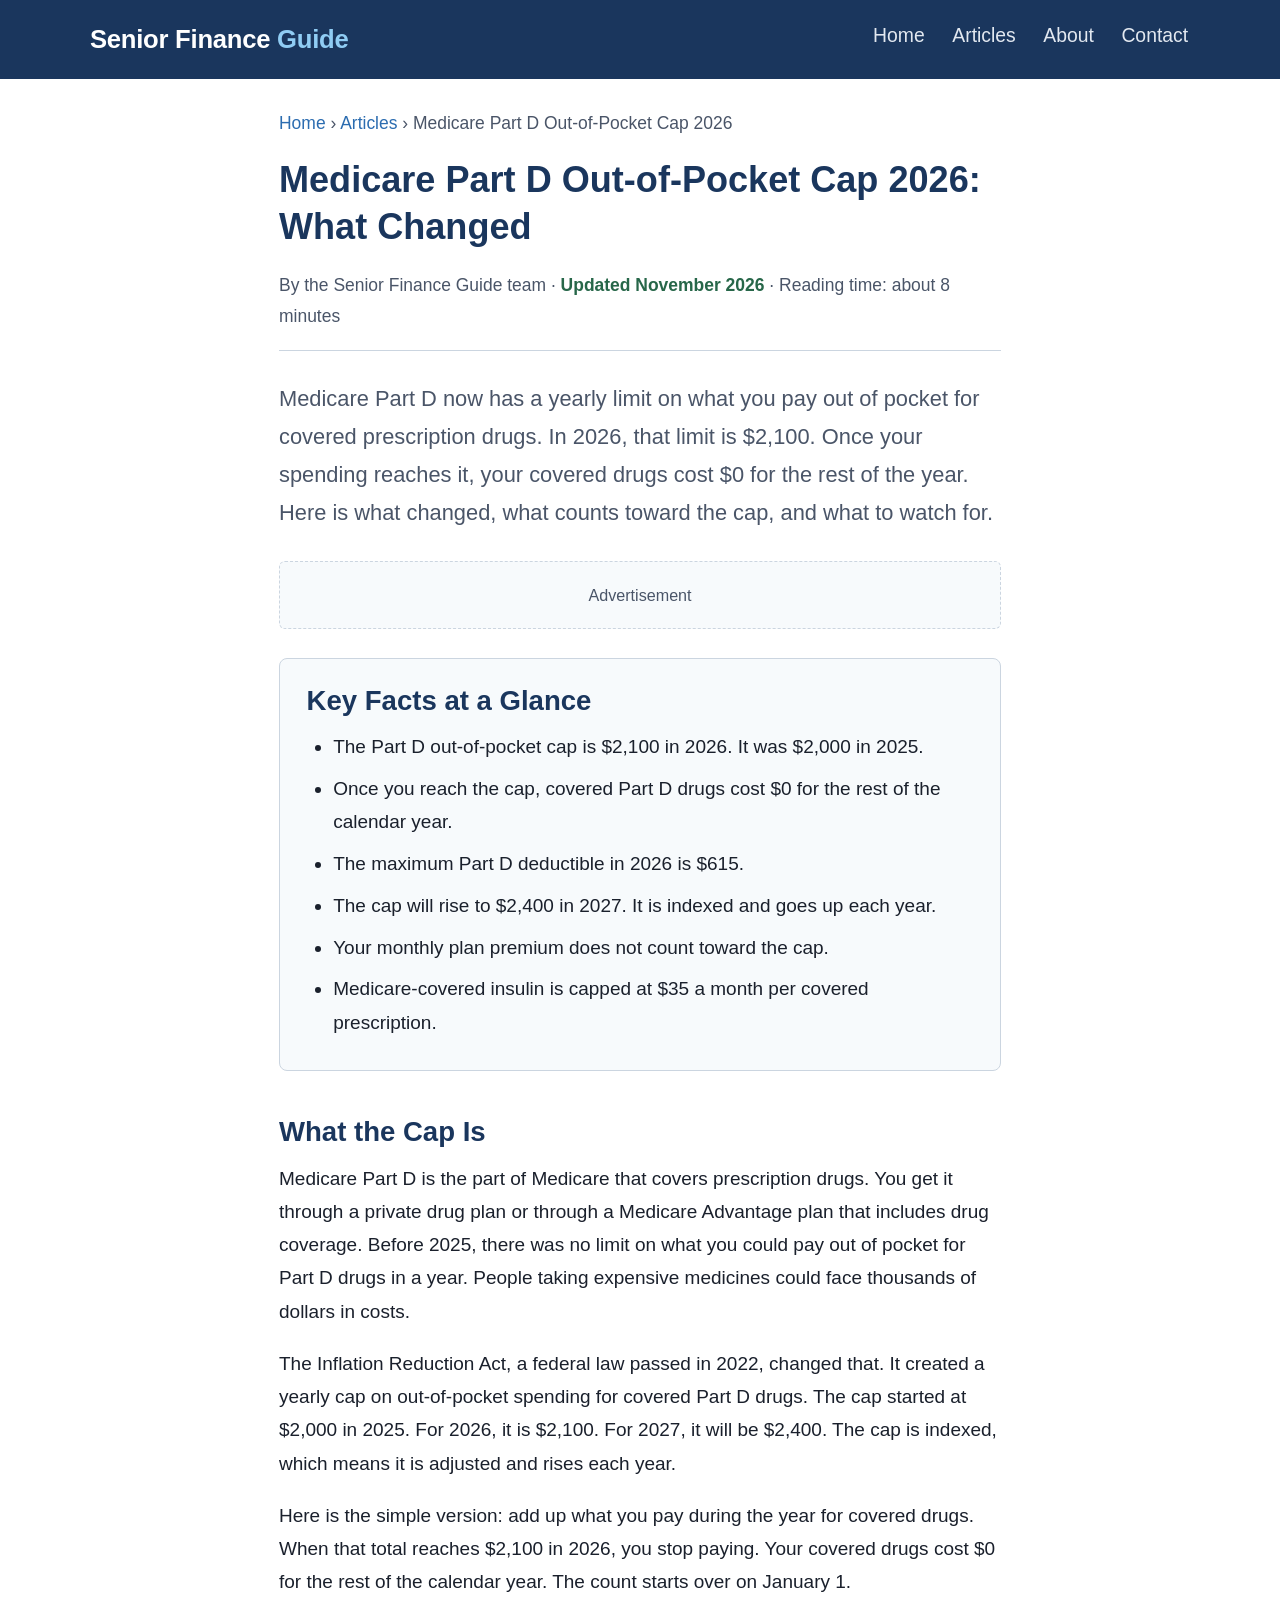
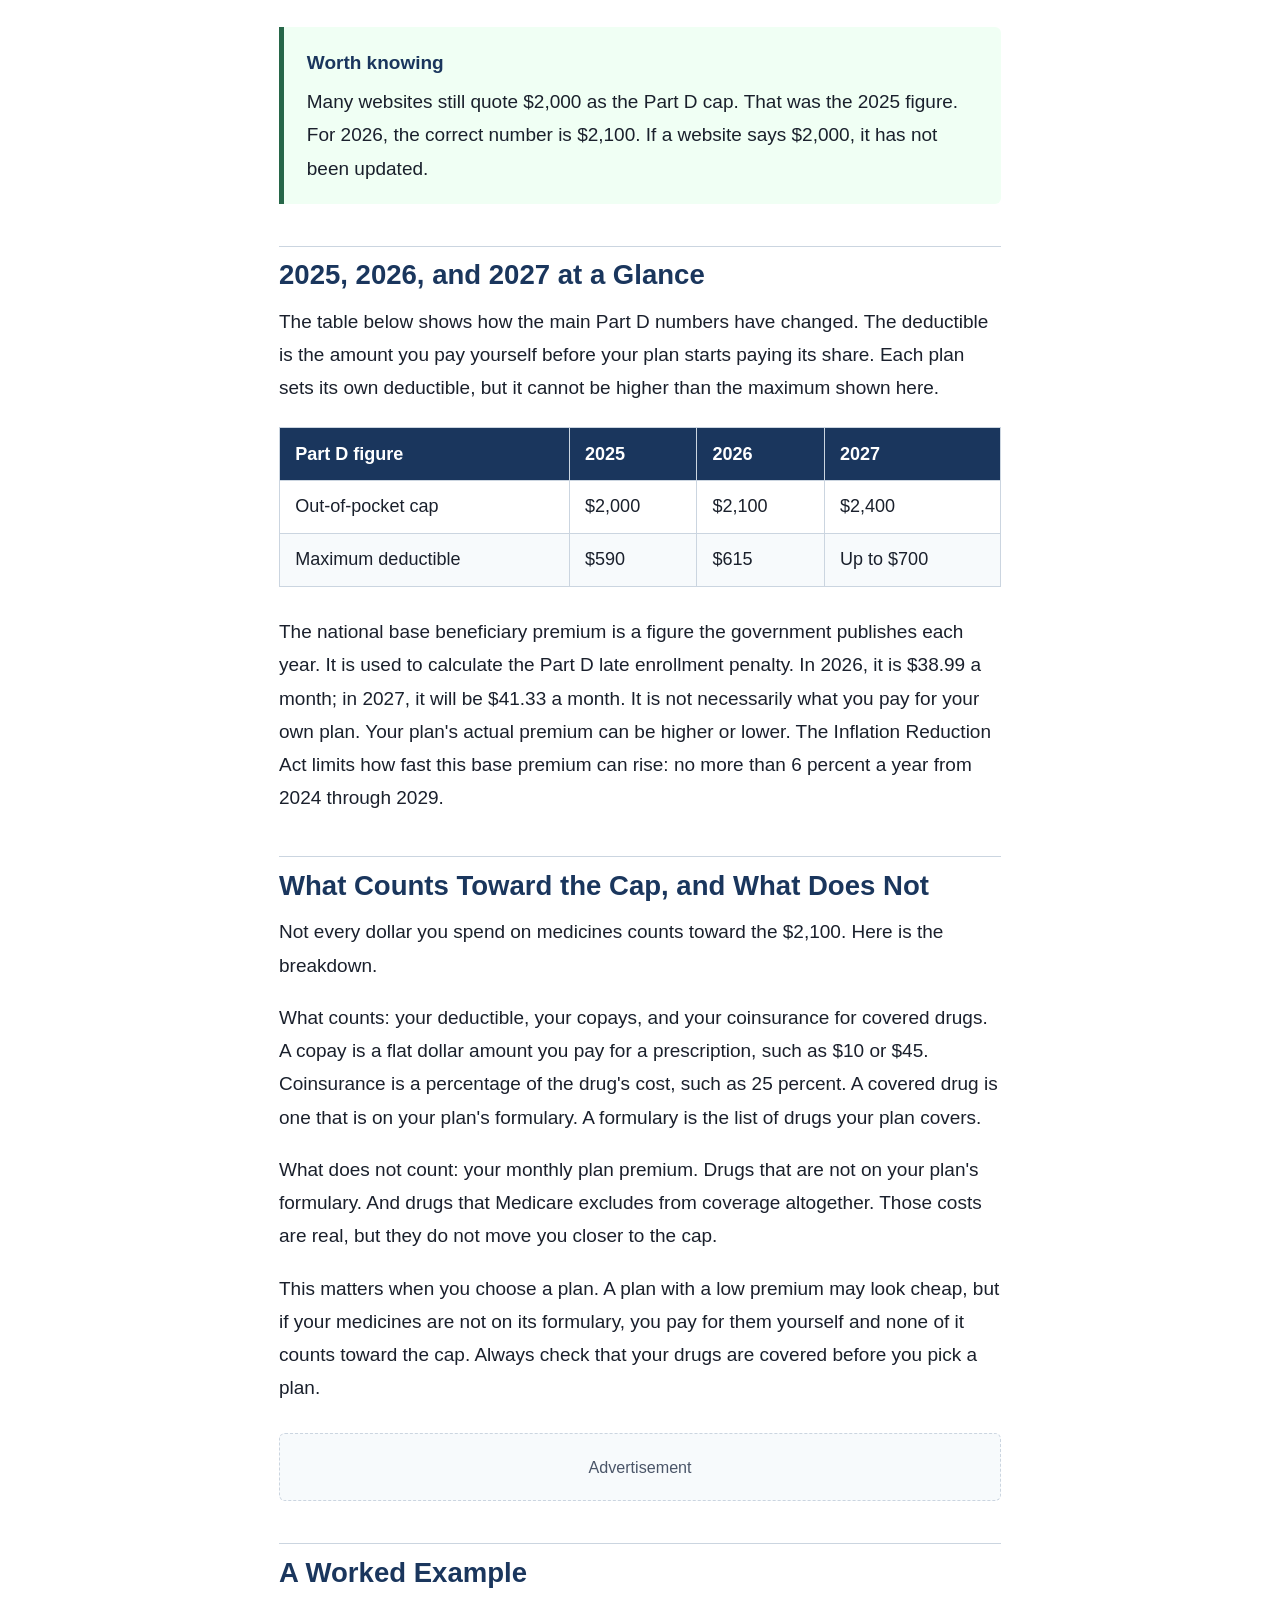
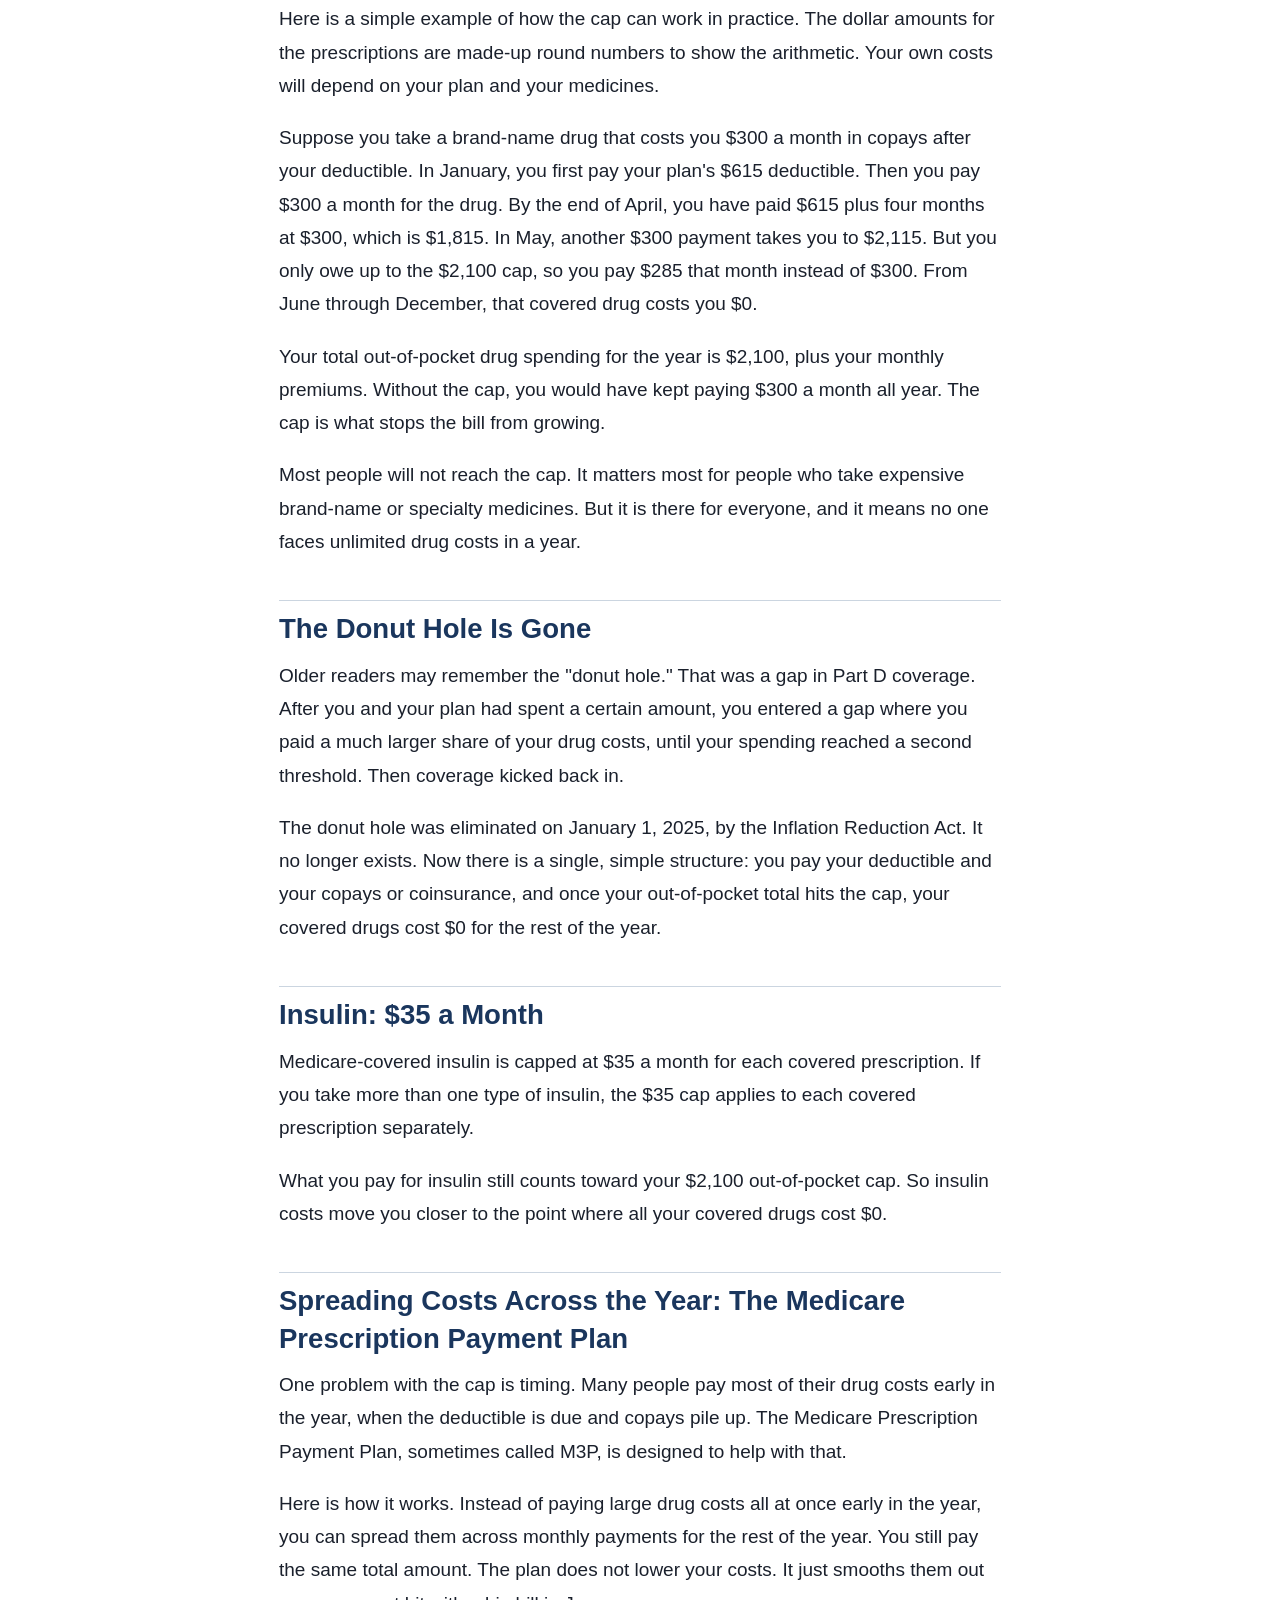
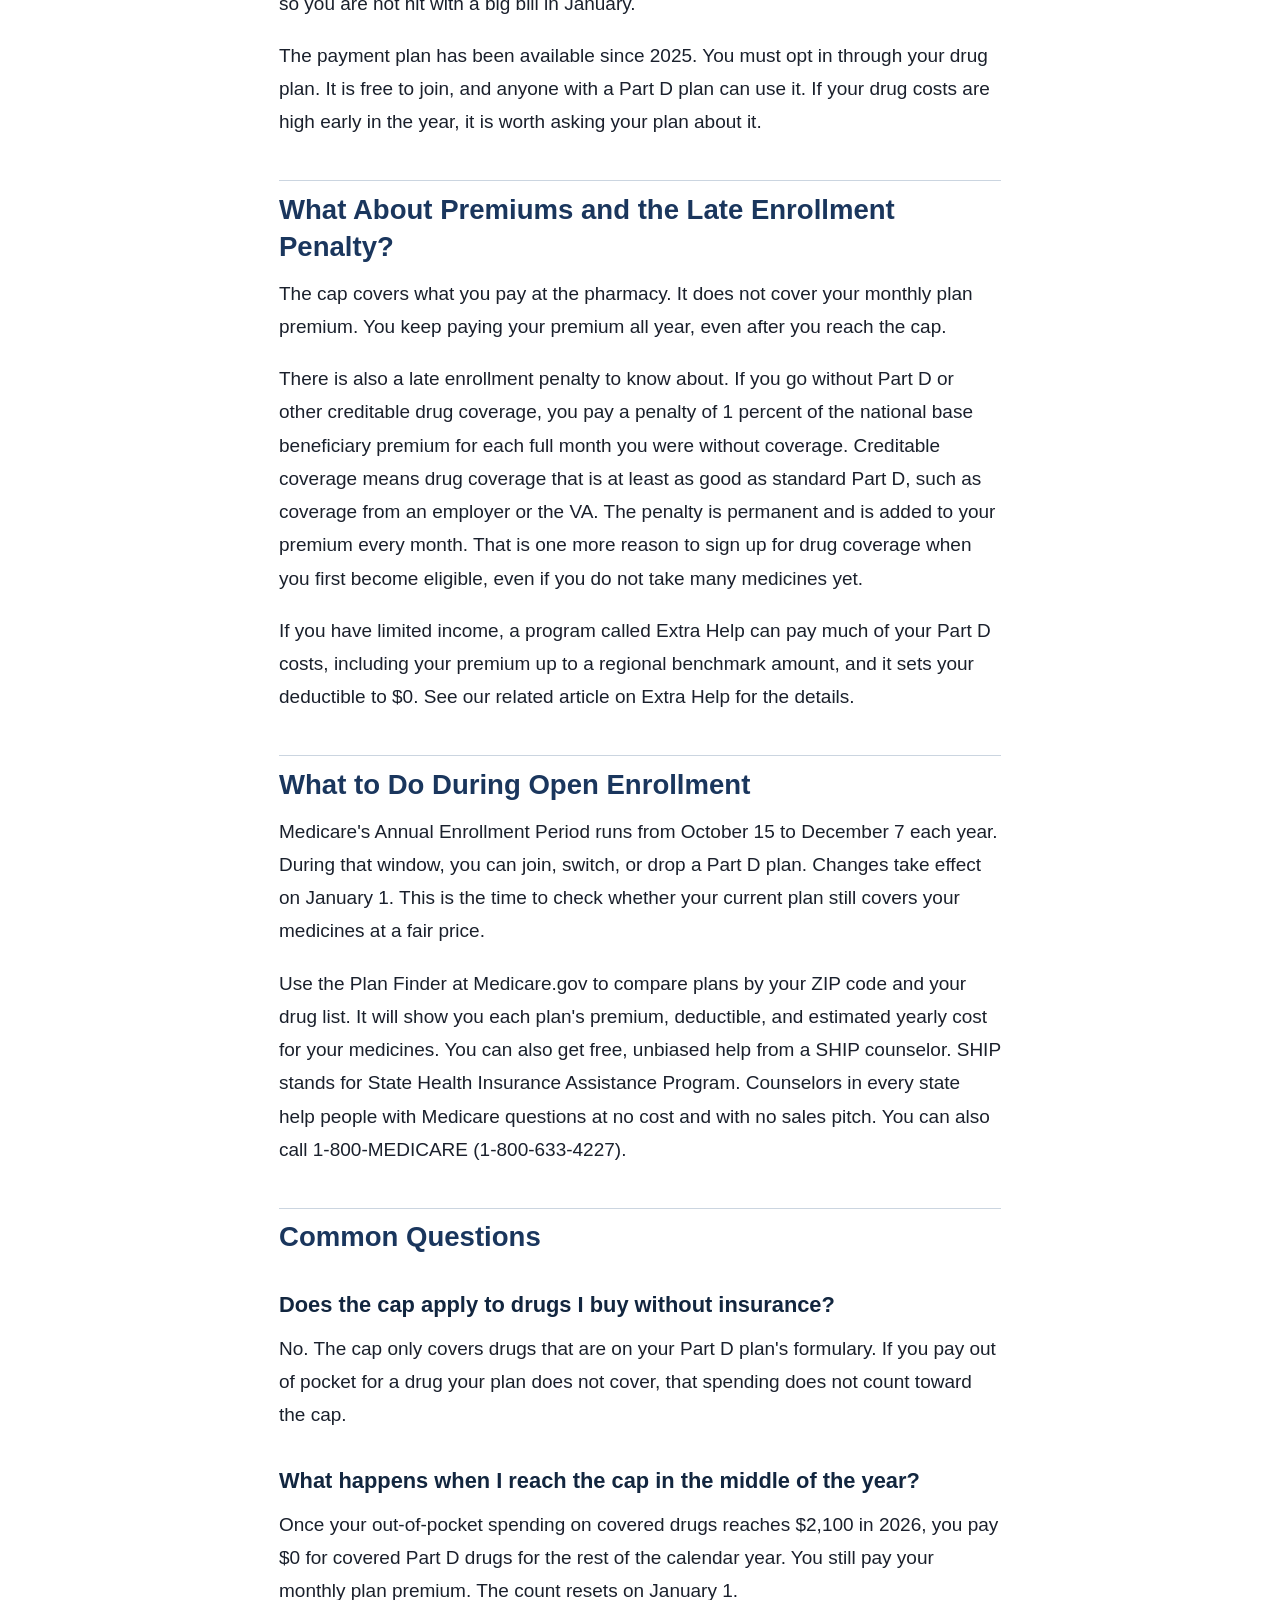
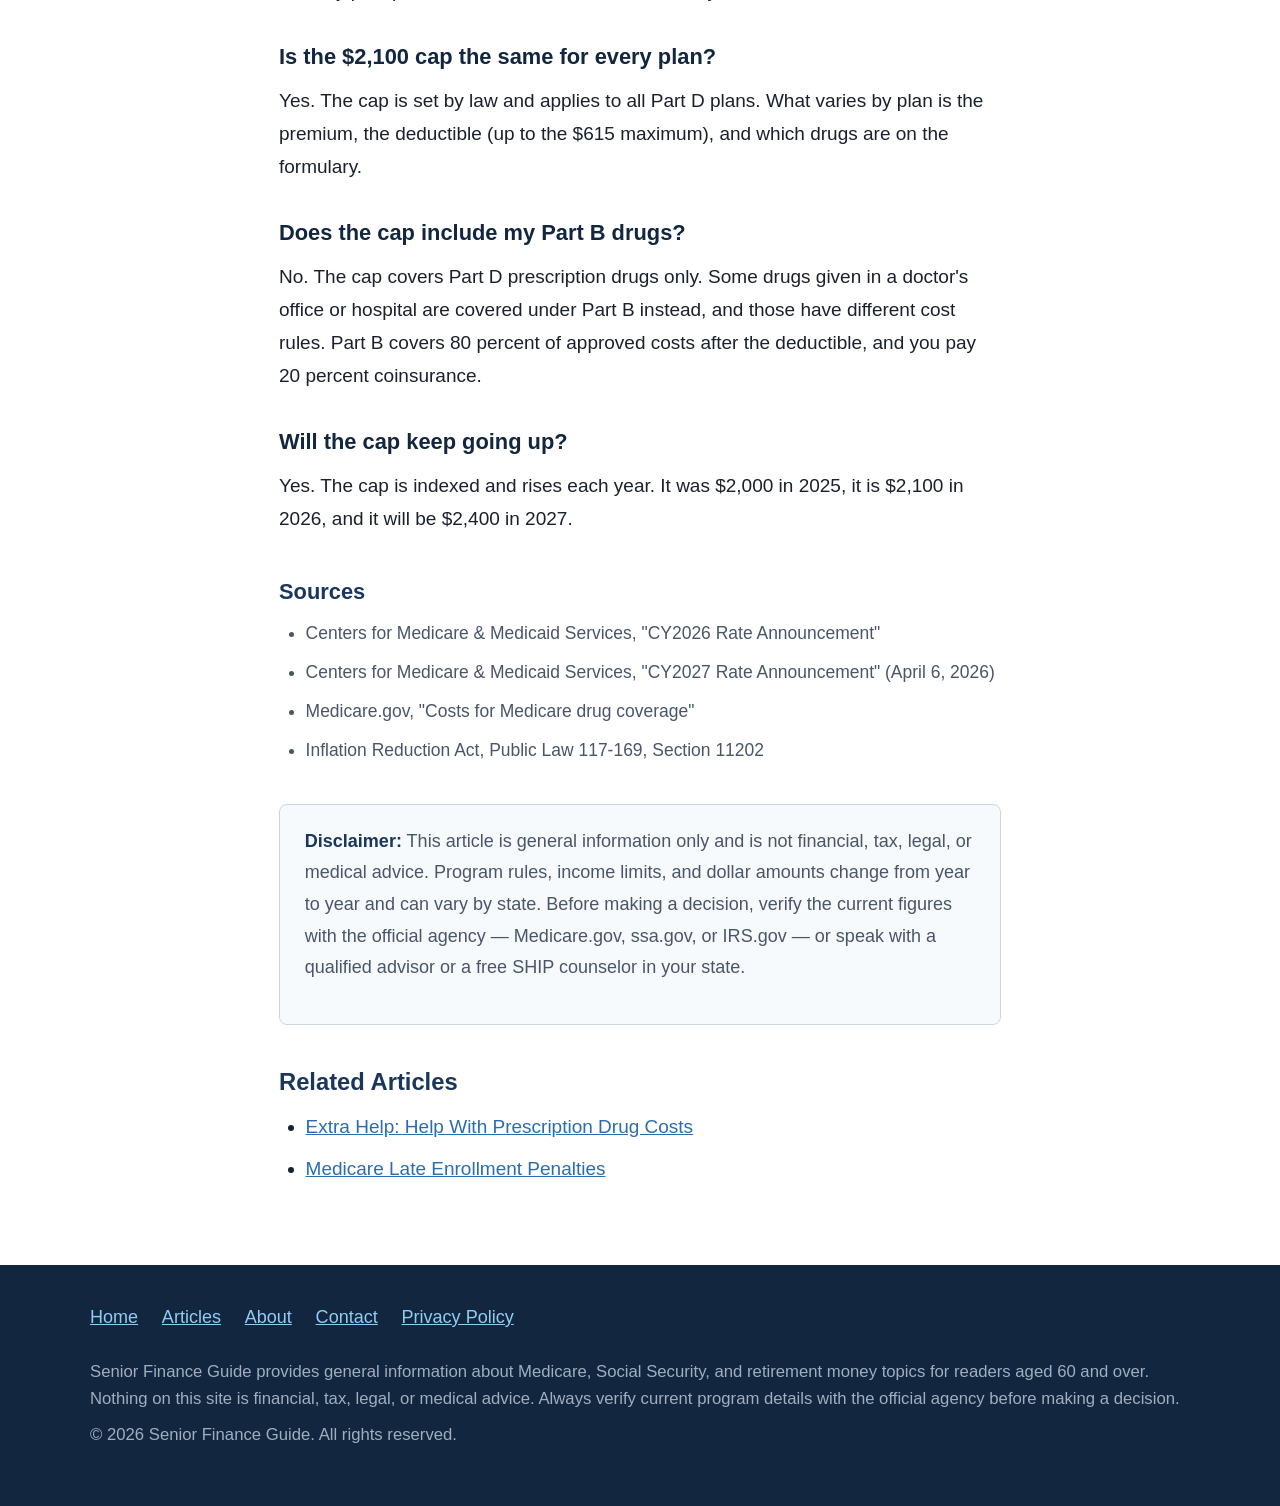
<file: articles/medicare-part-d-out-of-pocket-cap-2026.html>
<!DOCTYPE html>
<html lang="en">
<head>
<!-- Google tag (gtag.js) -->
  <script async src="https://www.googletagmanager.com/gtag/js?id=G-E7WRM2TSTG"></script>
  <script>
    window.dataLayer = window.dataLayer || [];
    function gtag(){dataLayer.push(arguments);}
    gtag('js', new Date());
    gtag('config', 'G-E7WRM2TSTG');
    </script>
  <meta charset="UTF-8">
  <meta name="viewport" content="width=device-width, initial-scale=1.0">
  <title>Part D Out-of-Pocket Cap 2026 | Senior Finance Guide</title>
  <meta name="description" content="Medicare Part D's out-of-pocket cap is $2,100 in 2026, up from $2,000 in 2025. Learn what counts toward it and when your drugs cost $0.">
  <link rel="stylesheet" href="../styles.css">
</head>
<body>
  <header class="site-header">
    <div class="header-inner">
      <a class="site-brand" href="../index.html">Senior Finance <span>Guide</span></a>
      <nav class="site-nav" aria-label="Main navigation">
        <ul>
          <li><a href="../index.html">Home</a></li>
          <li><a href="../index.html#articles">Articles</a></li>
          <li><a href="../about.html">About</a></li>
          <li><a href="../contact.html">Contact</a></li>
        </ul>
      </nav>
    </div>
  </header>

  <main class="container">
    <p class="breadcrumb"><a href="../index.html">Home</a> &rsaquo; <a href="../index.html#articles">Articles</a> &rsaquo; Medicare Part D Out-of-Pocket Cap 2026</p>

    <!-- ONE H1 per page -->
    <h1>Medicare Part D Out-of-Pocket Cap 2026: What Changed</h1>
    <p class="article-meta">By the Senior Finance Guide team &middot; <span class="updated">Updated November 2026</span> &middot; Reading time: about 8 minutes</p>

    <p class="lead">Medicare Part D now has a yearly limit on what you pay out of pocket for covered prescription drugs. In 2026, that limit is $2,100. Once your spending reaches it, your covered drugs cost $0 for the rest of the year. Here is what changed, what counts toward the cap, and what to watch for.</p>

    <!-- AdSense placeholder: leave exactly as is; do not add ad code -->
    <!-- Ad slot: header leaderboard (AdSense code goes here once the site is approved) -->
    <div class="ad-slot" role="complementary" aria-label="Advertisement placeholder">Advertisement</div>

    <div class="key-facts">
      <h2>Key Facts at a Glance</h2>
      <ul>
        <li>The Part D out-of-pocket cap is $2,100 in 2026. It was $2,000 in 2025.</li>
        <li>Once you reach the cap, covered Part D drugs cost $0 for the rest of the calendar year.</li>
        <li>The maximum Part D deductible in 2026 is $615.</li>
        <li>The cap will rise to $2,400 in 2027. It is indexed and goes up each year.</li>
        <li>Your monthly plan premium does not count toward the cap.</li>
        <li>Medicare-covered insulin is capped at $35 a month per covered prescription.</li>
      </ul>
    </div>

    <h2>What the Cap Is</h2>
    <p>Medicare Part D is the part of Medicare that covers prescription drugs. You get it through a private drug plan or through a Medicare Advantage plan that includes drug coverage. Before 2025, there was no limit on what you could pay out of pocket for Part D drugs in a year. People taking expensive medicines could face thousands of dollars in costs.</p>
    <p>The Inflation Reduction Act, a federal law passed in 2022, changed that. It created a yearly cap on out-of-pocket spending for covered Part D drugs. The cap started at $2,000 in 2025. For 2026, it is $2,100. For 2027, it will be $2,400. The cap is indexed, which means it is adjusted and rises each year.</p>
    <p>Here is the simple version: add up what you pay during the year for covered drugs. When that total reaches $2,100 in 2026, you stop paying. Your covered drugs cost $0 for the rest of the calendar year. The count starts over on January 1.</p>

    <div class="callout callout-key">
      <p class="callout-title">Worth knowing</p>
      <p>Many websites still quote $2,000 as the Part D cap. That was the 2025 figure. For 2026, the correct number is $2,100. If a website says $2,000, it has not been updated.</p>
    </div>

    <h2>2025, 2026, and 2027 at a Glance</h2>
    <p>The table below shows how the main Part D numbers have changed. The deductible is the amount you pay yourself before your plan starts paying its share. Each plan sets its own deductible, but it cannot be higher than the maximum shown here.</p>

    <div class="table-wrap">
      <table>
        <thead>
          <tr><th>Part D figure</th><th>2025</th><th>2026</th><th>2027</th></tr>
        </thead>
        <tbody>
          <tr><td>Out-of-pocket cap</td><td>$2,000</td><td>$2,100</td><td>$2,400</td></tr>
          <tr><td>Maximum deductible</td><td>$590</td><td>$615</td><td>Up to $700</td></tr>
        </tbody>
      </table>
    </div>

    <p>The national base beneficiary premium is a figure the government publishes each year. It is used to calculate the Part D late enrollment penalty. In 2026, it is $38.99 a month; in 2027, it will be $41.33 a month. It is not necessarily what you pay for your own plan. Your plan's actual premium can be higher or lower. The Inflation Reduction Act limits how fast this base premium can rise: no more than 6 percent a year from 2024 through 2029.</p>

    <h2>What Counts Toward the Cap, and What Does Not</h2>
    <p>Not every dollar you spend on medicines counts toward the $2,100. Here is the breakdown.</p>
    <p>What counts: your deductible, your copays, and your coinsurance for covered drugs. A copay is a flat dollar amount you pay for a prescription, such as $10 or $45. Coinsurance is a percentage of the drug's cost, such as 25 percent. A covered drug is one that is on your plan's formulary. A formulary is the list of drugs your plan covers.</p>
    <p>What does not count: your monthly plan premium. Drugs that are not on your plan's formulary. And drugs that Medicare excludes from coverage altogether. Those costs are real, but they do not move you closer to the cap.</p>
    <p>This matters when you choose a plan. A plan with a low premium may look cheap, but if your medicines are not on its formulary, you pay for them yourself and none of it counts toward the cap. Always check that your drugs are covered before you pick a plan.</p>

    <!-- AdSense placeholder: leave exactly as is; do not add ad code -->
    <!-- Ad slot: in-article (AdSense code goes here once the site is approved) -->
    <div class="ad-slot" role="complementary" aria-label="Advertisement placeholder">Advertisement</div>

    <h2>A Worked Example</h2>
    <p>Here is a simple example of how the cap can work in practice. The dollar amounts for the prescriptions are made-up round numbers to show the arithmetic. Your own costs will depend on your plan and your medicines.</p>
    <p>Suppose you take a brand-name drug that costs you $300 a month in copays after your deductible. In January, you first pay your plan's $615 deductible. Then you pay $300 a month for the drug. By the end of April, you have paid $615 plus four months at $300, which is $1,815. In May, another $300 payment takes you to $2,115. But you only owe up to the $2,100 cap, so you pay $285 that month instead of $300. From June through December, that covered drug costs you $0.</p>
    <p>Your total out-of-pocket drug spending for the year is $2,100, plus your monthly premiums. Without the cap, you would have kept paying $300 a month all year. The cap is what stops the bill from growing.</p>
    <p>Most people will not reach the cap. It matters most for people who take expensive brand-name or specialty medicines. But it is there for everyone, and it means no one faces unlimited drug costs in a year.</p>

    <h2>The Donut Hole Is Gone</h2>
    <p>Older readers may remember the "donut hole." That was a gap in Part D coverage. After you and your plan had spent a certain amount, you entered a gap where you paid a much larger share of your drug costs, until your spending reached a second threshold. Then coverage kicked back in.</p>
    <p>The donut hole was eliminated on January 1, 2025, by the Inflation Reduction Act. It no longer exists. Now there is a single, simple structure: you pay your deductible and your copays or coinsurance, and once your out-of-pocket total hits the cap, your covered drugs cost $0 for the rest of the year.</p>

    <h2>Insulin: $35 a Month</h2>
    <p>Medicare-covered insulin is capped at $35 a month for each covered prescription. If you take more than one type of insulin, the $35 cap applies to each covered prescription separately.</p>
    <p>What you pay for insulin still counts toward your $2,100 out-of-pocket cap. So insulin costs move you closer to the point where all your covered drugs cost $0.</p>

    <h2>Spreading Costs Across the Year: The Medicare Prescription Payment Plan</h2>
    <p>One problem with the cap is timing. Many people pay most of their drug costs early in the year, when the deductible is due and copays pile up. The Medicare Prescription Payment Plan, sometimes called M3P, is designed to help with that.</p>
    <p>Here is how it works. Instead of paying large drug costs all at once early in the year, you can spread them across monthly payments for the rest of the year. You still pay the same total amount. The plan does not lower your costs. It just smooths them out so you are not hit with a big bill in January.</p>
    <p>The payment plan has been available since 2025. You must opt in through your drug plan. It is free to join, and anyone with a Part D plan can use it. If your drug costs are high early in the year, it is worth asking your plan about it.</p>

    <h2>What About Premiums and the Late Enrollment Penalty?</h2>
    <p>The cap covers what you pay at the pharmacy. It does not cover your monthly plan premium. You keep paying your premium all year, even after you reach the cap.</p>
    <p>There is also a late enrollment penalty to know about. If you go without Part D or other creditable drug coverage, you pay a penalty of 1 percent of the national base beneficiary premium for each full month you were without coverage. Creditable coverage means drug coverage that is at least as good as standard Part D, such as coverage from an employer or the VA. The penalty is permanent and is added to your premium every month. That is one more reason to sign up for drug coverage when you first become eligible, even if you do not take many medicines yet.</p>
    <p>If you have limited income, a program called Extra Help can pay much of your Part D costs, including your premium up to a regional benchmark amount, and it sets your deductible to $0. See our related article on Extra Help for the details.</p>

    <h2>What to Do During Open Enrollment</h2>
    <p>Medicare's Annual Enrollment Period runs from October 15 to December 7 each year. During that window, you can join, switch, or drop a Part D plan. Changes take effect on January 1. This is the time to check whether your current plan still covers your medicines at a fair price.</p>
    <p>Use the Plan Finder at Medicare.gov to compare plans by your ZIP code and your drug list. It will show you each plan's premium, deductible, and estimated yearly cost for your medicines. You can also get free, unbiased help from a SHIP counselor. SHIP stands for State Health Insurance Assistance Program. Counselors in every state help people with Medicare questions at no cost and with no sales pitch. You can also call 1-800-MEDICARE (1-800-633-4227).</p>

    <h2>Common Questions</h2>
    <h3>Does the cap apply to drugs I buy without insurance?</h3>
    <p>No. The cap only covers drugs that are on your Part D plan's formulary. If you pay out of pocket for a drug your plan does not cover, that spending does not count toward the cap.</p>
    <h3>What happens when I reach the cap in the middle of the year?</h3>
    <p>Once your out-of-pocket spending on covered drugs reaches $2,100 in 2026, you pay $0 for covered Part D drugs for the rest of the calendar year. You still pay your monthly plan premium. The count resets on January 1.</p>
    <h3>Is the $2,100 cap the same for every plan?</h3>
    <p>Yes. The cap is set by law and applies to all Part D plans. What varies by plan is the premium, the deductible (up to the $615 maximum), and which drugs are on the formulary.</p>
    <h3>Does the cap include my Part B drugs?</h3>
    <p>No. The cap covers Part D prescription drugs only. Some drugs given in a doctor's office or hospital are covered under Part B instead, and those have different cost rules. Part B covers 80 percent of approved costs after the deductible, and you pay 20 percent coinsurance.</p>
    <h3>Will the cap keep going up?</h3>
    <p>Yes. The cap is indexed and rises each year. It was $2,000 in 2025, it is $2,100 in 2026, and it will be $2,400 in 2027.</p>

    <div class="sources">
      <h2>Sources</h2>
      <ul>
        <li>Centers for Medicare &amp; Medicaid Services, "CY2026 Rate Announcement"</li>
        <li>Centers for Medicare &amp; Medicaid Services, "CY2027 Rate Announcement" (April 6, 2026)</li>
        <li>Medicare.gov, "Costs for Medicare drug coverage"</li>
        <li>Inflation Reduction Act, Public Law 117-169, Section 11202</li>
      </ul>
    </div>

    <div class="disclaimer-box">
      <p><strong>Disclaimer:</strong> This article is general information only and is not financial, tax, legal, or medical advice. Program rules, income limits, and dollar amounts change from year to year and can vary by state. Before making a decision, verify the current figures with the official agency — Medicare.gov, ssa.gov, or IRS.gov — or speak with a qualified advisor or a free SHIP counselor in your state.</p>
    </div>

    <div class="related">
      <h2>Related Articles</h2>
      <ul>
        <li><a href="extra-help-prescription-drug-costs.html">Extra Help: Help With Prescription Drug Costs</a></li>
        <li><a href="medicare-late-enrollment-penalties.html">Medicare Late Enrollment Penalties</a></li>
      </ul>
    </div>
  </main>

  <footer class="site-footer">
    <div class="footer-inner">
      <nav aria-label="Footer navigation">
        <ul>
          <li><a href="../index.html">Home</a></li>
          <li><a href="../index.html#articles">Articles</a></li>
          <li><a href="../about.html">About</a></li>
          <li><a href="../contact.html">Contact</a></li>
          <li><a href="../privacy-policy.html">Privacy Policy</a></li>
        </ul>
      </nav>
      <p class="footer-disclaimer">Senior Finance Guide provides general information about Medicare, Social Security, and retirement money topics for readers aged 60 and over. Nothing on this site is financial, tax, legal, or medical advice. Always verify current program details with the official agency before making a decision.</p>
      <p class="copyright">&copy; 2026 Senior Finance Guide. All rights reserved.</p>
    </div>
  </footer>
</body>
</html>
</file>
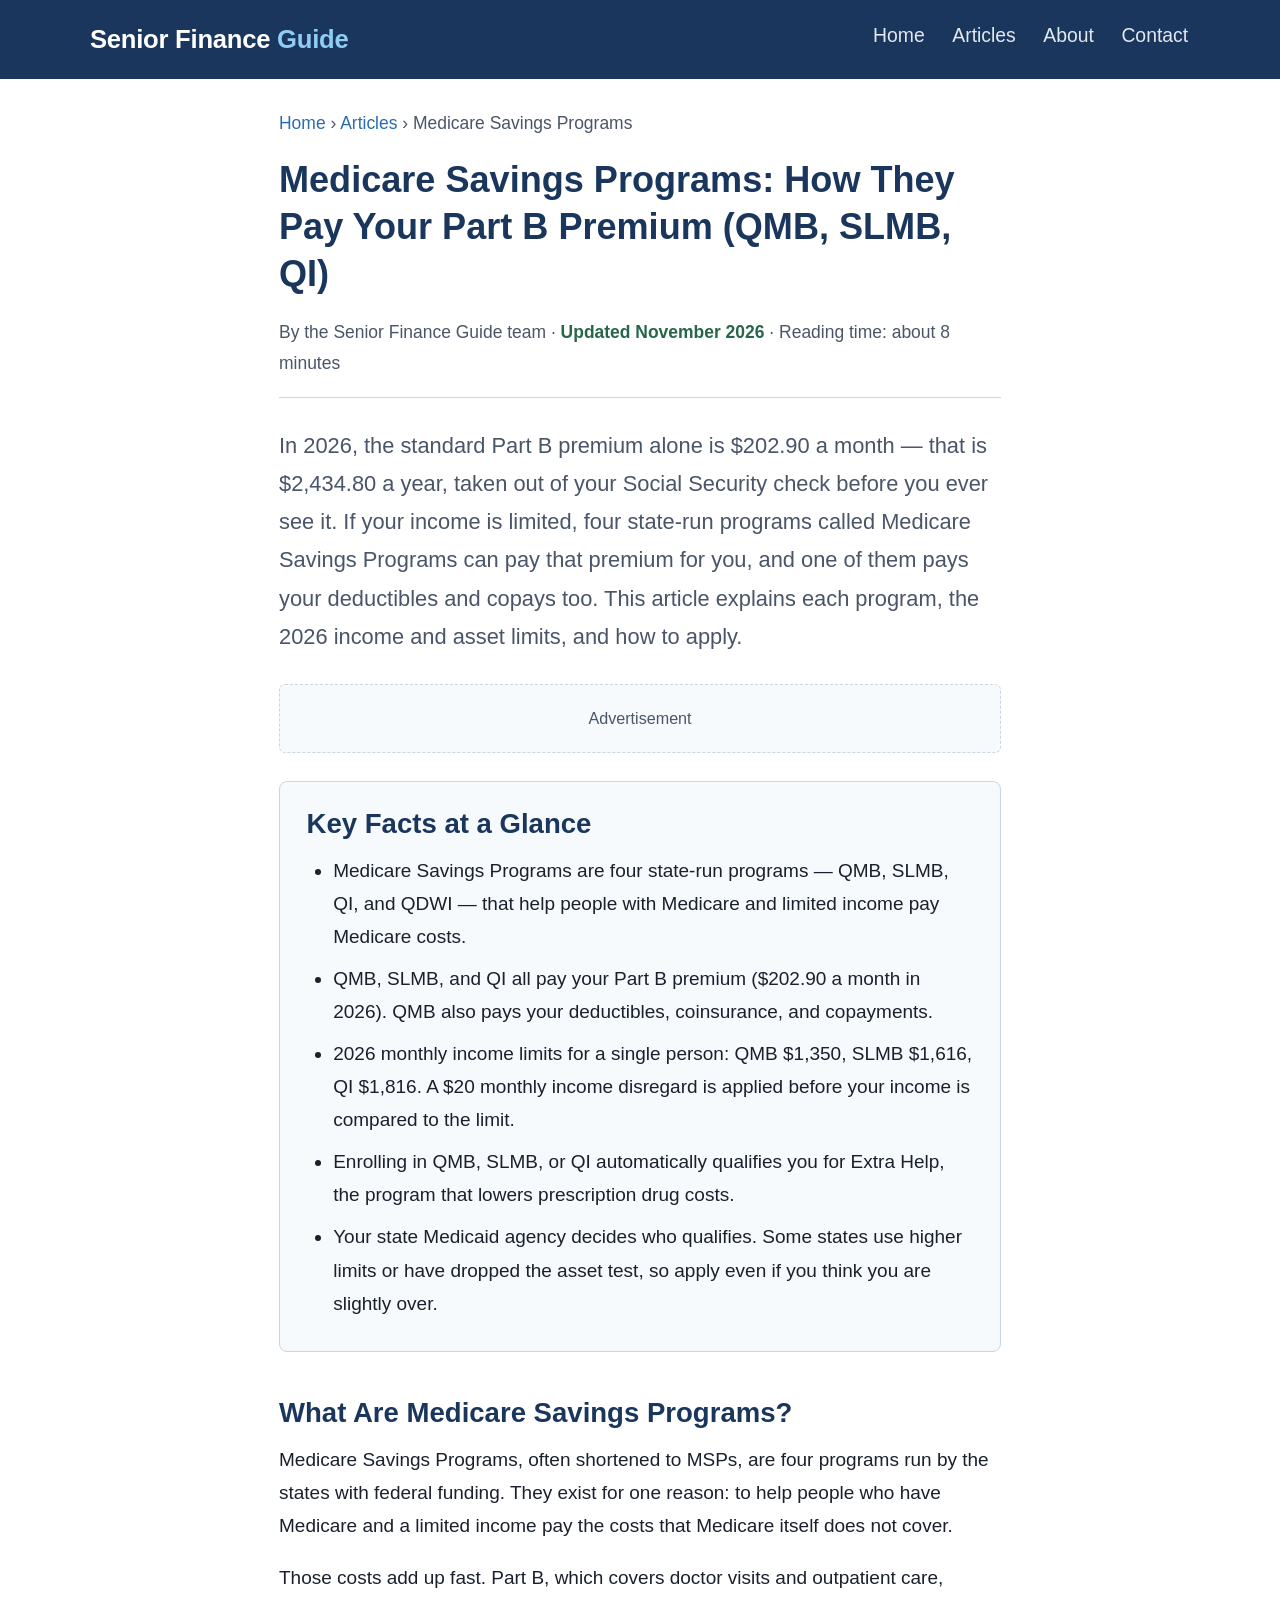
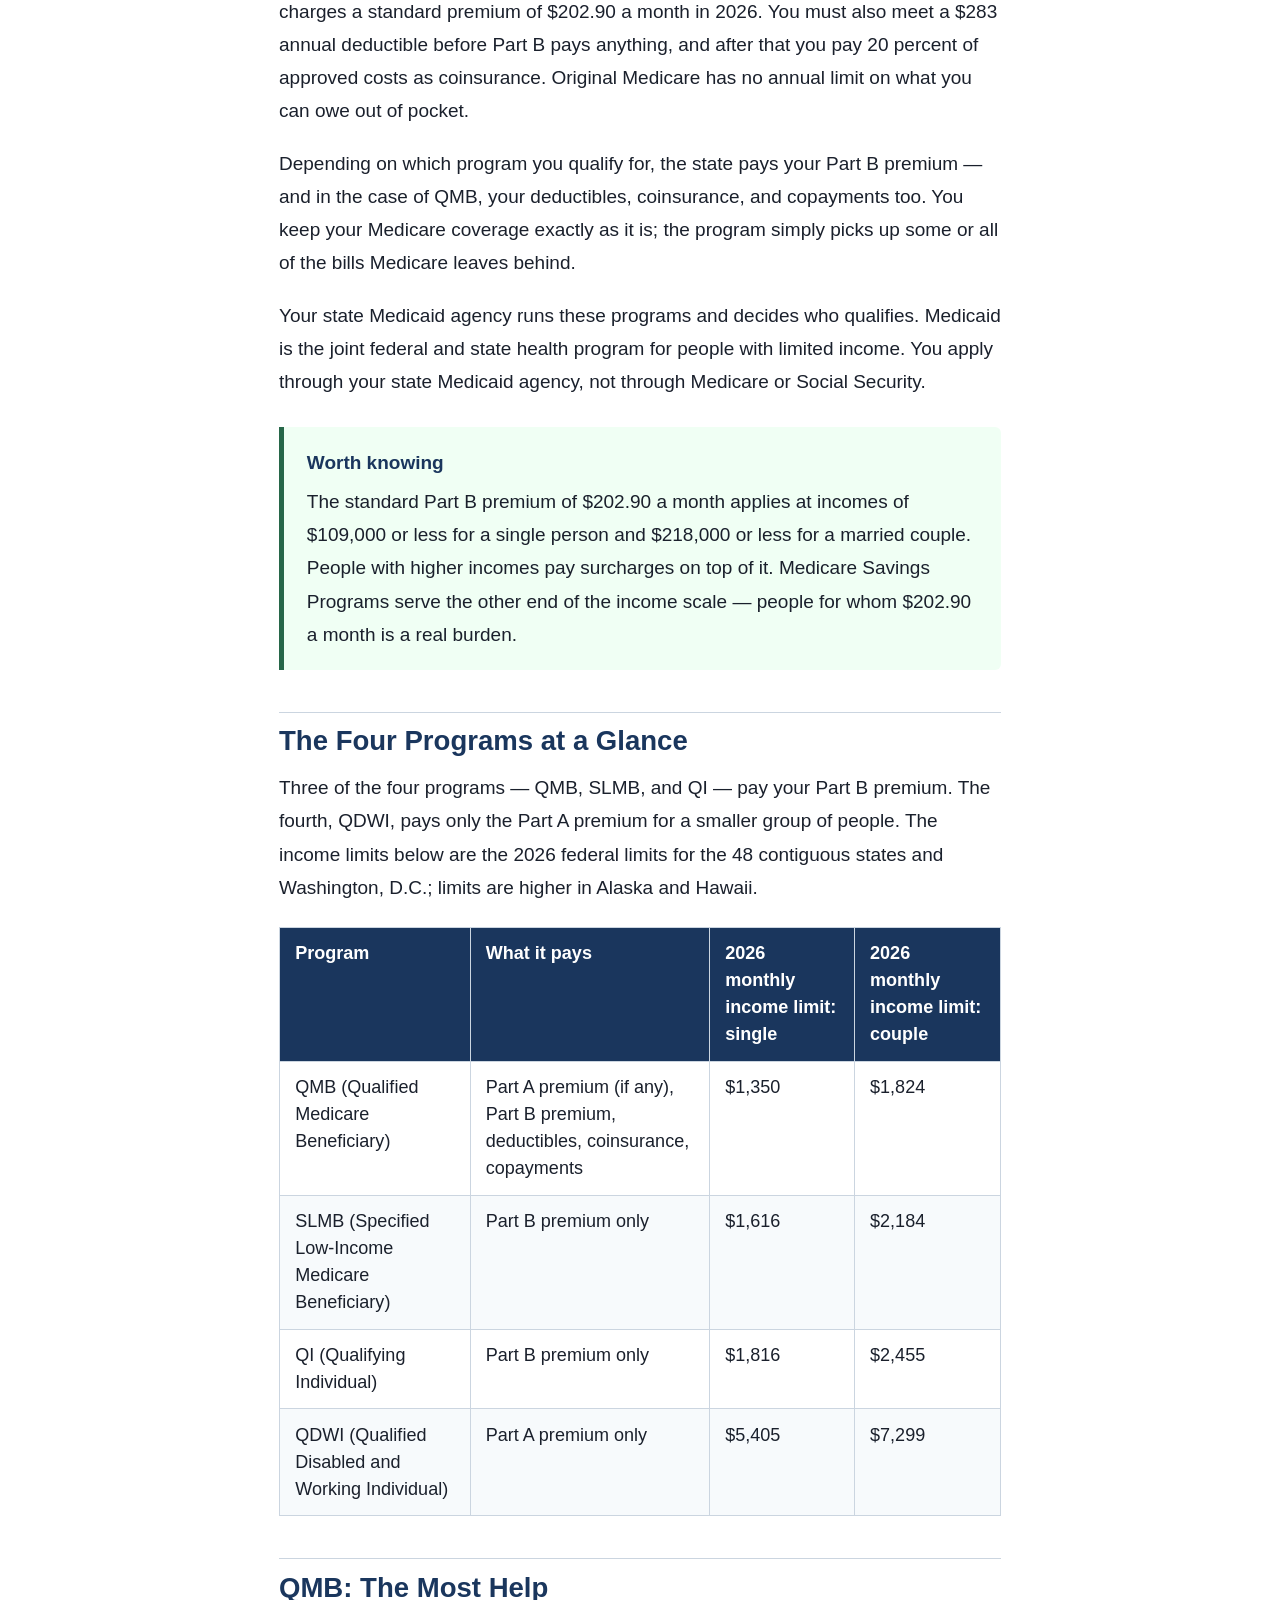
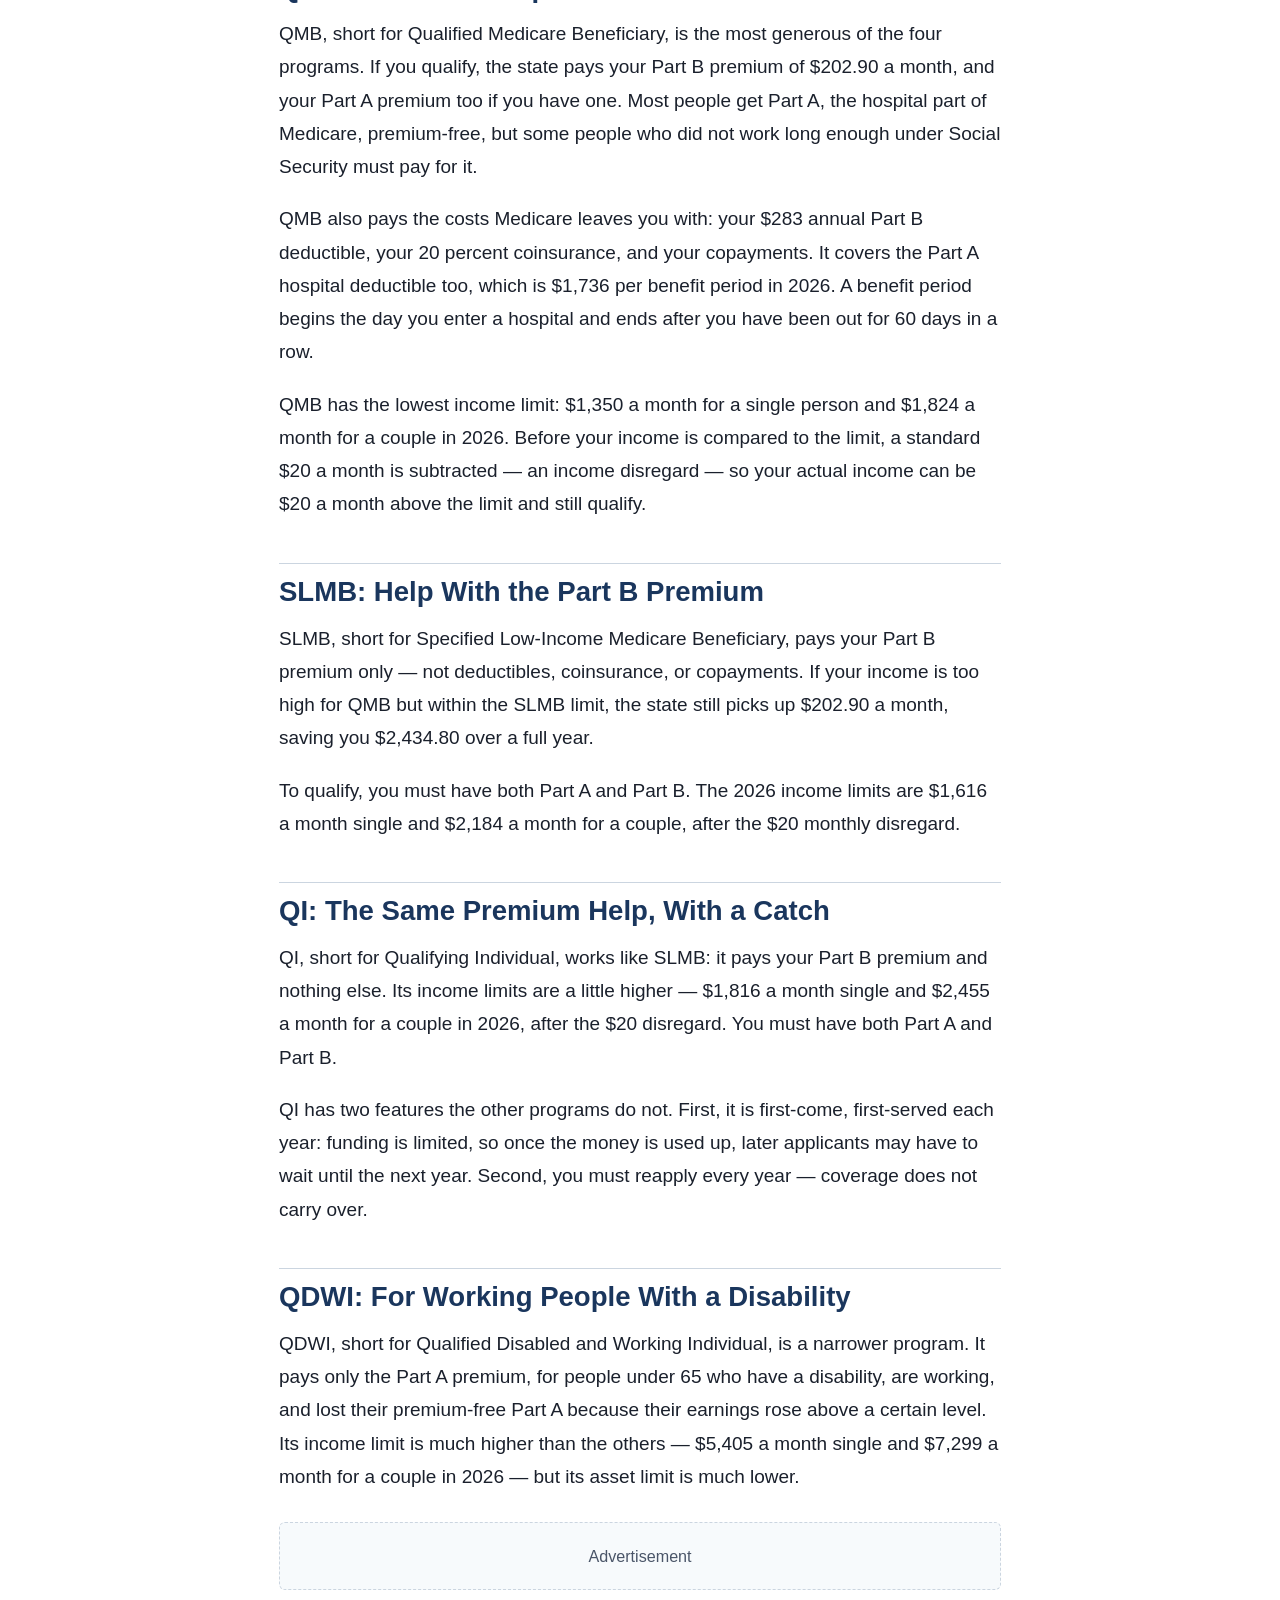
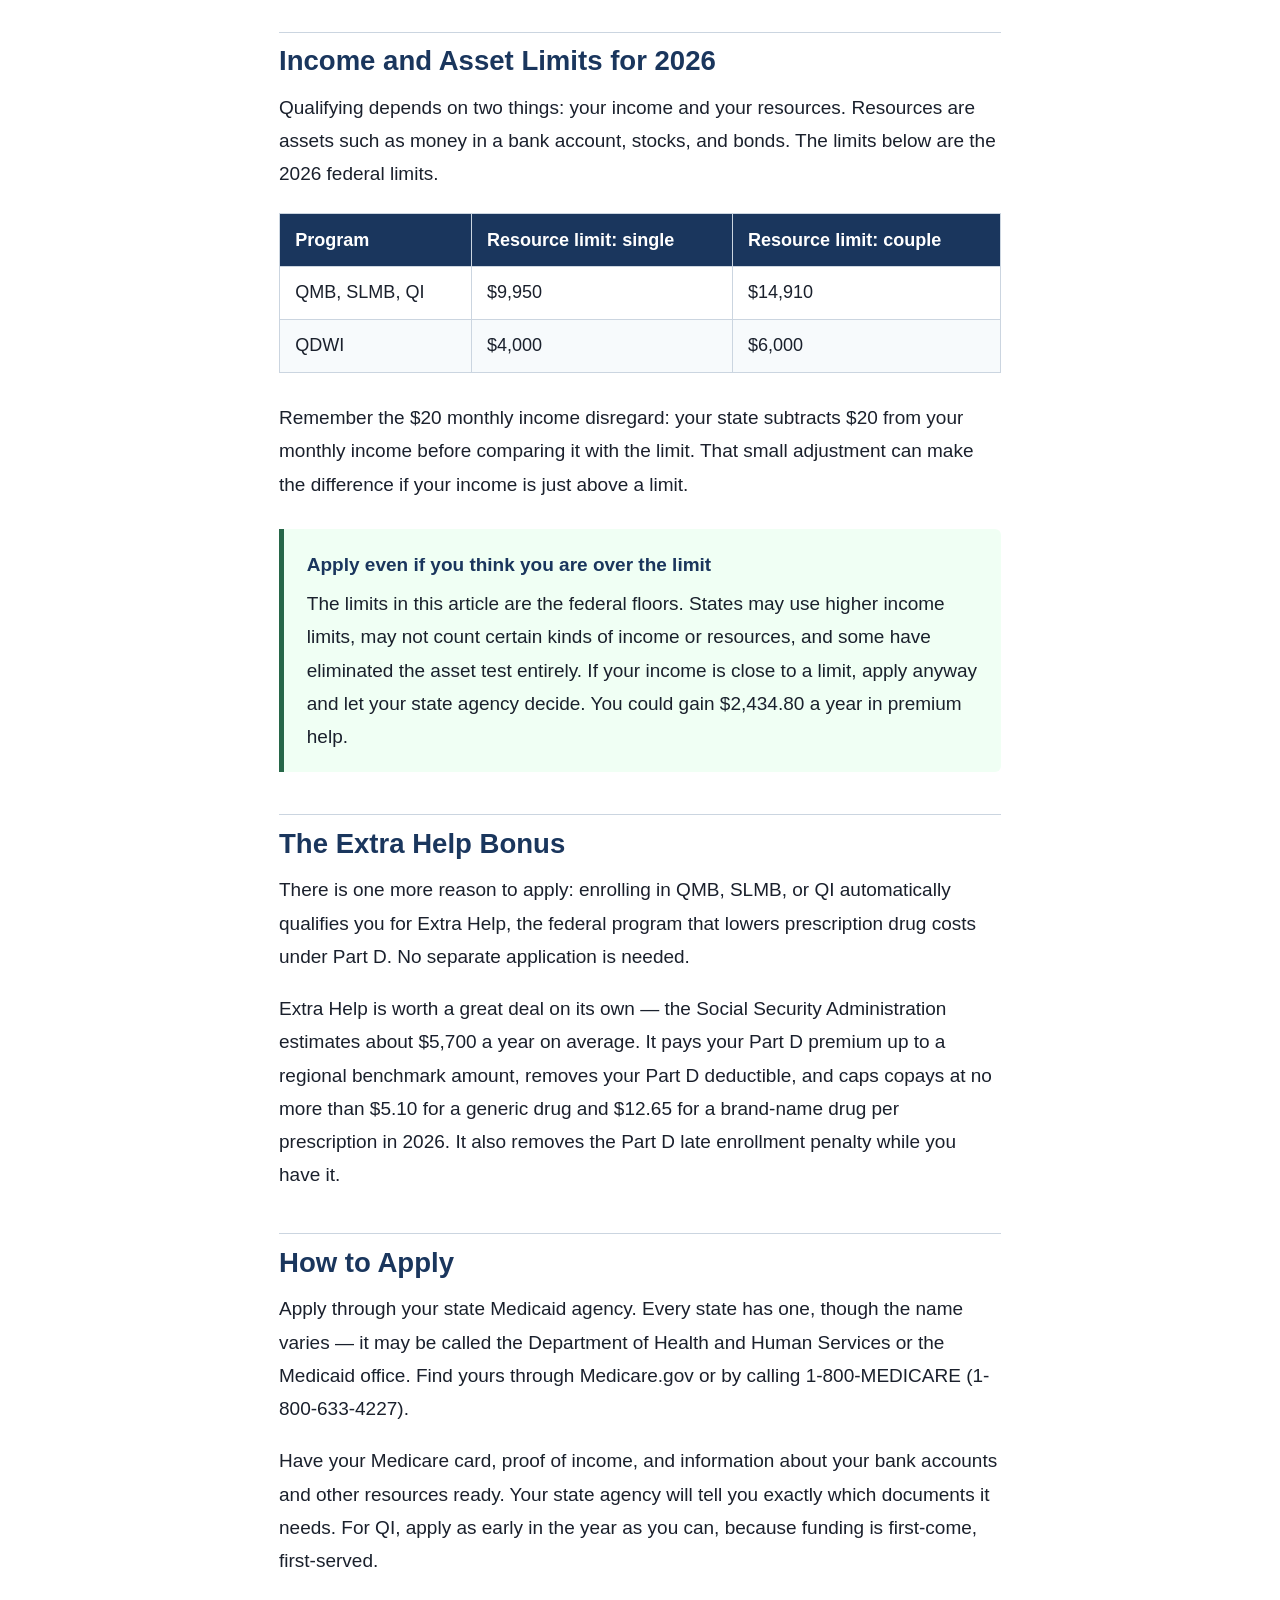
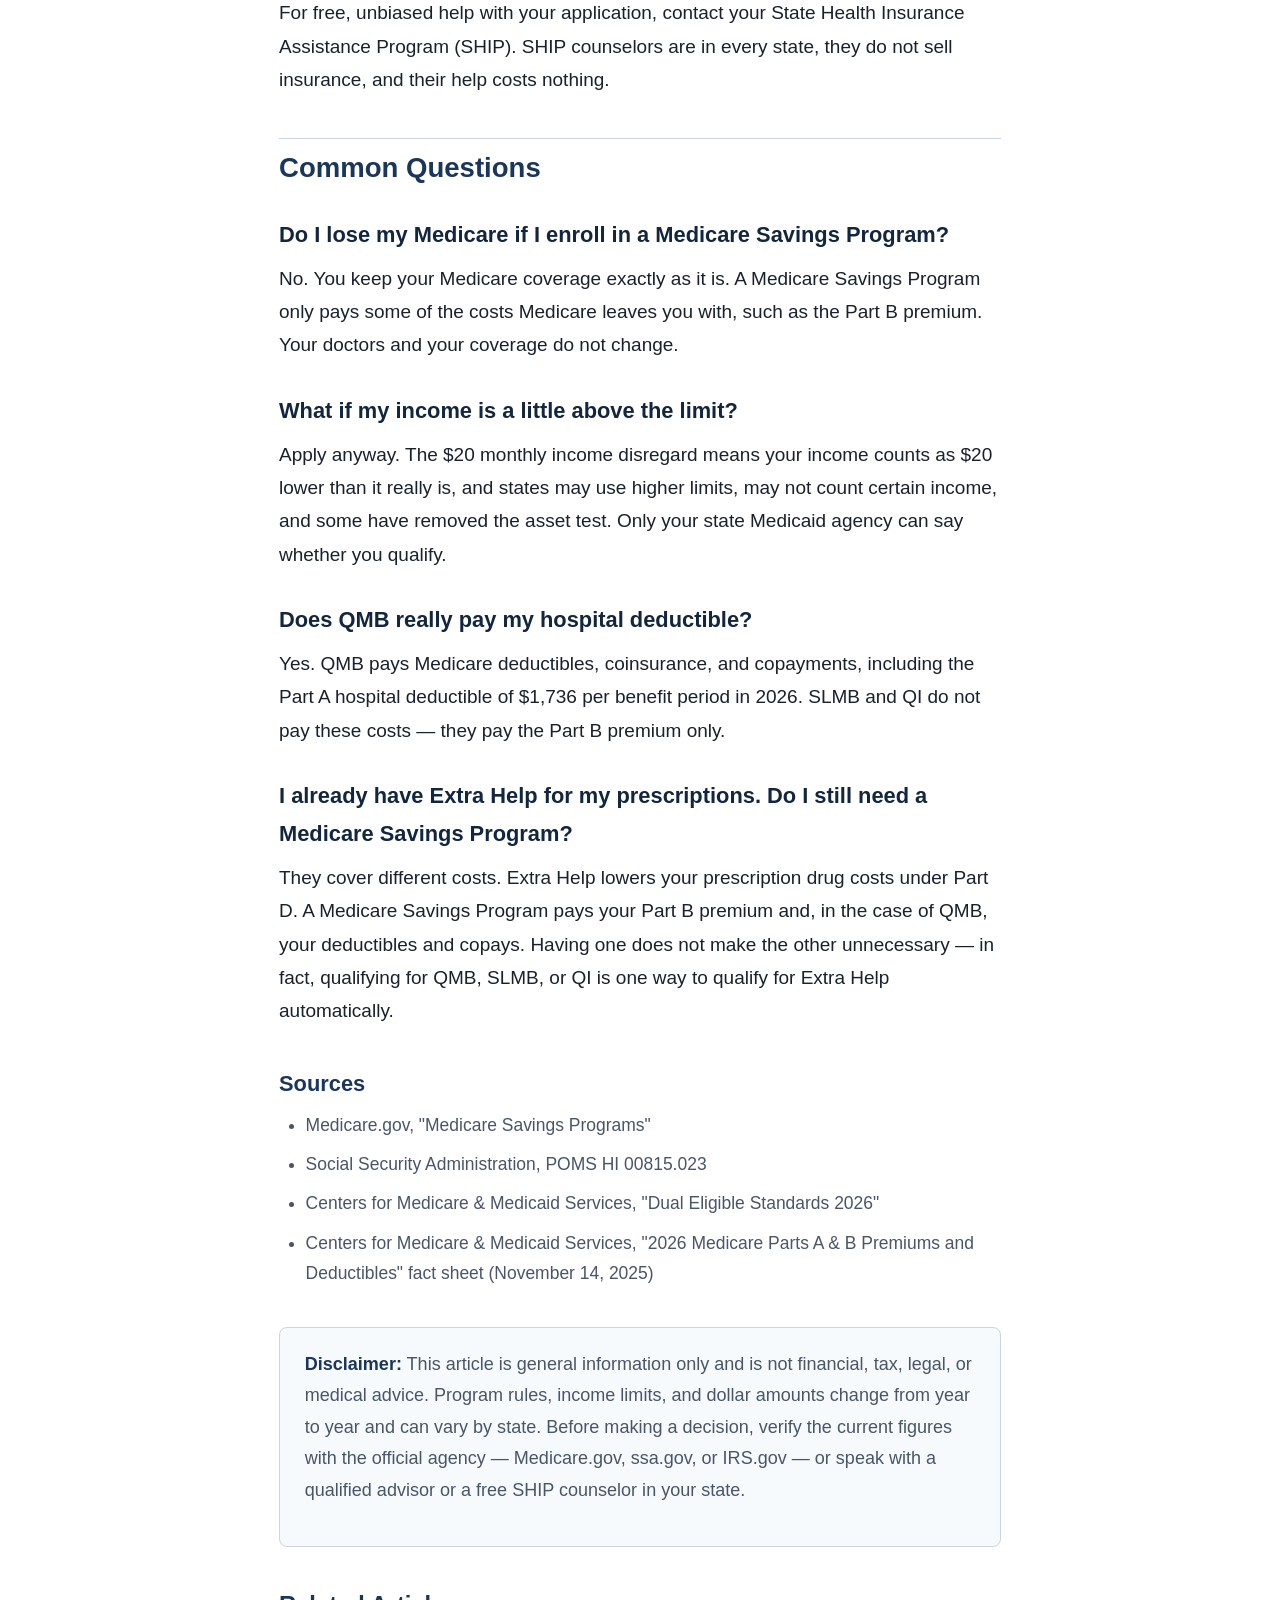
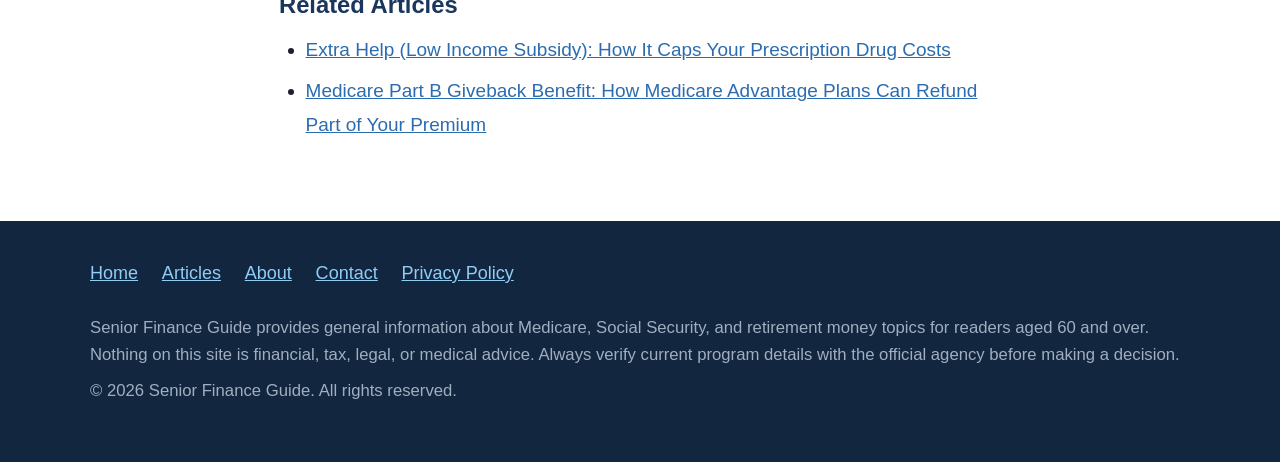
<file: articles/medicare-savings-programs.html>
<!DOCTYPE html>
<html lang="en">
<head>
<!-- Google tag (gtag.js) -->
  <script async src="https://www.googletagmanager.com/gtag/js?id=G-E7WRM2TSTG"></script>
  <script>
    window.dataLayer = window.dataLayer || [];
    function gtag(){dataLayer.push(arguments);}
    gtag('js', new Date());
    gtag('config', 'G-E7WRM2TSTG');
    </script>
  <meta charset="UTF-8">
  <meta name="viewport" content="width=device-width, initial-scale=1.0">
  <title>Medicare Savings Programs Explained | Senior Finance Guide</title>
  <meta name="description" content="Medicare Savings Programs (QMB, SLMB, QI) can pay your $202.90 monthly Part B premium. See the 2026 income and asset limits and how to apply.">
  <link rel="stylesheet" href="../styles.css">
</head>
<body>
  <header class="site-header">
    <div class="header-inner">
      <a class="site-brand" href="../index.html">Senior Finance <span>Guide</span></a>
      <nav class="site-nav" aria-label="Main navigation">
        <ul>
          <li><a href="../index.html">Home</a></li>
          <li><a href="../index.html#articles">Articles</a></li>
          <li><a href="../about.html">About</a></li>
          <li><a href="../contact.html">Contact</a></li>
        </ul>
      </nav>
    </div>
  </header>

  <main class="container">
    <p class="breadcrumb"><a href="../index.html">Home</a> &rsaquo; <a href="../index.html#articles">Articles</a> &rsaquo; Medicare Savings Programs</p>

    <h1>Medicare Savings Programs: How They Pay Your Part B Premium (QMB, SLMB, QI)</h1>
    <p class="article-meta">By the Senior Finance Guide team &middot; <span class="updated">Updated November 2026</span> &middot; Reading time: about 8 minutes</p>

    <p class="lead">In 2026, the standard Part B premium alone is $202.90 a month &mdash; that is $2,434.80 a year, taken out of your Social Security check before you ever see it. If your income is limited, four state-run programs called Medicare Savings Programs can pay that premium for you, and one of them pays your deductibles and copays too. This article explains each program, the 2026 income and asset limits, and how to apply.</p>

    <!-- AdSense placeholder: leave exactly as is; do not add ad code -->
    <!-- Ad slot: header leaderboard (AdSense code goes here once the site is approved) -->
    <div class="ad-slot" role="complementary" aria-label="Advertisement placeholder">Advertisement</div>

    <div class="key-facts">
      <h2>Key Facts at a Glance</h2>
      <ul>
        <li>Medicare Savings Programs are four state-run programs &mdash; QMB, SLMB, QI, and QDWI &mdash; that help people with Medicare and limited income pay Medicare costs.</li>
        <li>QMB, SLMB, and QI all pay your Part B premium ($202.90 a month in 2026). QMB also pays your deductibles, coinsurance, and copayments.</li>
        <li>2026 monthly income limits for a single person: QMB $1,350, SLMB $1,616, QI $1,816. A $20 monthly income disregard is applied before your income is compared to the limit.</li>
        <li>Enrolling in QMB, SLMB, or QI automatically qualifies you for Extra Help, the program that lowers prescription drug costs.</li>
        <li>Your state Medicaid agency decides who qualifies. Some states use higher limits or have dropped the asset test, so apply even if you think you are slightly over.</li>
      </ul>
    </div>

    <h2>What Are Medicare Savings Programs?</h2>
    <p>Medicare Savings Programs, often shortened to MSPs, are four programs run by the states with federal funding. They exist for one reason: to help people who have Medicare and a limited income pay the costs that Medicare itself does not cover.</p>
    <p>Those costs add up fast. Part B, which covers doctor visits and outpatient care, charges a standard premium of $202.90 a month in 2026. You must also meet a $283 annual deductible before Part B pays anything, and after that you pay 20 percent of approved costs as coinsurance. Original Medicare has no annual limit on what you can owe out of pocket.</p>
    <p>Depending on which program you qualify for, the state pays your Part B premium &mdash; and in the case of QMB, your deductibles, coinsurance, and copayments too. You keep your Medicare coverage exactly as it is; the program simply picks up some or all of the bills Medicare leaves behind.</p>
    <p>Your state Medicaid agency runs these programs and decides who qualifies. Medicaid is the joint federal and state health program for people with limited income. You apply through your state Medicaid agency, not through Medicare or Social Security.</p>

    <div class="callout callout-key">
      <p class="callout-title">Worth knowing</p>
      <p>The standard Part B premium of $202.90 a month applies at incomes of $109,000 or less for a single person and $218,000 or less for a married couple. People with higher incomes pay surcharges on top of it. Medicare Savings Programs serve the other end of the income scale &mdash; people for whom $202.90 a month is a real burden.</p>
    </div>

    <h2>The Four Programs at a Glance</h2>
    <p>Three of the four programs &mdash; QMB, SLMB, and QI &mdash; pay your Part B premium. The fourth, QDWI, pays only the Part A premium for a smaller group of people. The income limits below are the 2026 federal limits for the 48 contiguous states and Washington, D.C.; limits are higher in Alaska and Hawaii.</p>

    <div class="table-wrap">
      <table>
        <thead>
          <tr><th>Program</th><th>What it pays</th><th>2026 monthly income limit: single</th><th>2026 monthly income limit: couple</th></tr>
        </thead>
        <tbody>
          <tr><td>QMB (Qualified Medicare Beneficiary)</td><td>Part A premium (if any), Part B premium, deductibles, coinsurance, copayments</td><td>$1,350</td><td>$1,824</td></tr>
          <tr><td>SLMB (Specified Low-Income Medicare Beneficiary)</td><td>Part B premium only</td><td>$1,616</td><td>$2,184</td></tr>
          <tr><td>QI (Qualifying Individual)</td><td>Part B premium only</td><td>$1,816</td><td>$2,455</td></tr>
          <tr><td>QDWI (Qualified Disabled and Working Individual)</td><td>Part A premium only</td><td>$5,405</td><td>$7,299</td></tr>
        </tbody>
      </table>
    </div>

    <h2>QMB: The Most Help</h2>
    <p>QMB, short for Qualified Medicare Beneficiary, is the most generous of the four programs. If you qualify, the state pays your Part B premium of $202.90 a month, and your Part A premium too if you have one. Most people get Part A, the hospital part of Medicare, premium-free, but some people who did not work long enough under Social Security must pay for it.</p>
    <p>QMB also pays the costs Medicare leaves you with: your $283 annual Part B deductible, your 20 percent coinsurance, and your copayments. It covers the Part A hospital deductible too, which is $1,736 per benefit period in 2026. A benefit period begins the day you enter a hospital and ends after you have been out for 60 days in a row.</p>
    <p>QMB has the lowest income limit: $1,350 a month for a single person and $1,824 a month for a couple in 2026. Before your income is compared to the limit, a standard $20 a month is subtracted &mdash; an income disregard &mdash; so your actual income can be $20 a month above the limit and still qualify.</p>

    <h2>SLMB: Help With the Part B Premium</h2>
    <p>SLMB, short for Specified Low-Income Medicare Beneficiary, pays your Part B premium only &mdash; not deductibles, coinsurance, or copayments. If your income is too high for QMB but within the SLMB limit, the state still picks up $202.90 a month, saving you $2,434.80 over a full year.</p>
    <p>To qualify, you must have both Part A and Part B. The 2026 income limits are $1,616 a month single and $2,184 a month for a couple, after the $20 monthly disregard.</p>

    <h2>QI: The Same Premium Help, With a Catch</h2>
    <p>QI, short for Qualifying Individual, works like SLMB: it pays your Part B premium and nothing else. Its income limits are a little higher &mdash; $1,816 a month single and $2,455 a month for a couple in 2026, after the $20 disregard. You must have both Part A and Part B.</p>
    <p>QI has two features the other programs do not. First, it is first-come, first-served each year: funding is limited, so once the money is used up, later applicants may have to wait until the next year. Second, you must reapply every year &mdash; coverage does not carry over.</p>

    <h2>QDWI: For Working People With a Disability</h2>
    <p>QDWI, short for Qualified Disabled and Working Individual, is a narrower program. It pays only the Part A premium, for people under 65 who have a disability, are working, and lost their premium-free Part A because their earnings rose above a certain level. Its income limit is much higher than the others &mdash; $5,405 a month single and $7,299 a month for a couple in 2026 &mdash; but its asset limit is much lower.</p>

    <!-- AdSense placeholder: leave exactly as is; do not add ad code -->
    <!-- Ad slot: in-article (AdSense code goes here once the site is approved) -->
    <div class="ad-slot" role="complementary" aria-label="Advertisement placeholder">Advertisement</div>

    <h2>Income and Asset Limits for 2026</h2>
    <p>Qualifying depends on two things: your income and your resources. Resources are assets such as money in a bank account, stocks, and bonds. The limits below are the 2026 federal limits.</p>

    <div class="table-wrap">
      <table>
        <thead>
          <tr><th>Program</th><th>Resource limit: single</th><th>Resource limit: couple</th></tr>
        </thead>
        <tbody>
          <tr><td>QMB, SLMB, QI</td><td>$9,950</td><td>$14,910</td></tr>
          <tr><td>QDWI</td><td>$4,000</td><td>$6,000</td></tr>
        </tbody>
      </table>
    </div>

    <p>Remember the $20 monthly income disregard: your state subtracts $20 from your monthly income before comparing it with the limit. That small adjustment can make the difference if your income is just above a limit.</p>

    <div class="callout callout-key">
      <p class="callout-title">Apply even if you think you are over the limit</p>
      <p>The limits in this article are the federal floors. States may use higher income limits, may not count certain kinds of income or resources, and some have eliminated the asset test entirely. If your income is close to a limit, apply anyway and let your state agency decide. You could gain $2,434.80 a year in premium help.</p>
    </div>

    <h2>The Extra Help Bonus</h2>
    <p>There is one more reason to apply: enrolling in QMB, SLMB, or QI automatically qualifies you for Extra Help, the federal program that lowers prescription drug costs under Part D. No separate application is needed.</p>
    <p>Extra Help is worth a great deal on its own &mdash; the Social Security Administration estimates about $5,700 a year on average. It pays your Part D premium up to a regional benchmark amount, removes your Part D deductible, and caps copays at no more than $5.10 for a generic drug and $12.65 for a brand-name drug per prescription in 2026. It also removes the Part D late enrollment penalty while you have it.</p>

    <h2>How to Apply</h2>
    <p>Apply through your state Medicaid agency. Every state has one, though the name varies &mdash; it may be called the Department of Health and Human Services or the Medicaid office. Find yours through Medicare.gov or by calling 1-800-MEDICARE (1-800-633-4227).</p>
    <p>Have your Medicare card, proof of income, and information about your bank accounts and other resources ready. Your state agency will tell you exactly which documents it needs. For QI, apply as early in the year as you can, because funding is first-come, first-served.</p>
    <p>For free, unbiased help with your application, contact your State Health Insurance Assistance Program (SHIP). SHIP counselors are in every state, they do not sell insurance, and their help costs nothing.</p>

    <h2>Common Questions</h2>
    <h3>Do I lose my Medicare if I enroll in a Medicare Savings Program?</h3>
    <p>No. You keep your Medicare coverage exactly as it is. A Medicare Savings Program only pays some of the costs Medicare leaves you with, such as the Part B premium. Your doctors and your coverage do not change.</p>
    <h3>What if my income is a little above the limit?</h3>
    <p>Apply anyway. The $20 monthly income disregard means your income counts as $20 lower than it really is, and states may use higher limits, may not count certain income, and some have removed the asset test. Only your state Medicaid agency can say whether you qualify.</p>
    <h3>Does QMB really pay my hospital deductible?</h3>
    <p>Yes. QMB pays Medicare deductibles, coinsurance, and copayments, including the Part A hospital deductible of $1,736 per benefit period in 2026. SLMB and QI do not pay these costs &mdash; they pay the Part B premium only.</p>
    <h3>I already have Extra Help for my prescriptions. Do I still need a Medicare Savings Program?</h3>
    <p>They cover different costs. Extra Help lowers your prescription drug costs under Part D. A Medicare Savings Program pays your Part B premium and, in the case of QMB, your deductibles and copays. Having one does not make the other unnecessary &mdash; in fact, qualifying for QMB, SLMB, or QI is one way to qualify for Extra Help automatically.</p>

    <div class="sources">
      <h2>Sources</h2>
      <ul>
        <li>Medicare.gov, "Medicare Savings Programs"</li>
        <li>Social Security Administration, POMS HI 00815.023</li>
        <li>Centers for Medicare &amp; Medicaid Services, "Dual Eligible Standards 2026"</li>
        <li>Centers for Medicare &amp; Medicaid Services, "2026 Medicare Parts A &amp; B Premiums and Deductibles" fact sheet (November 14, 2025)</li>
      </ul>
    </div>

    <div class="disclaimer-box">
      <p><strong>Disclaimer:</strong> This article is general information only and is not financial, tax, legal, or medical advice. Program rules, income limits, and dollar amounts change from year to year and can vary by state. Before making a decision, verify the current figures with the official agency — Medicare.gov, ssa.gov, or IRS.gov — or speak with a qualified advisor or a free SHIP counselor in your state.</p>
    </div>

    <div class="related">
      <h2>Related Articles</h2>
      <ul>
        <li><a href="extra-help-prescription-drug-costs.html">Extra Help (Low Income Subsidy): How It Caps Your Prescription Drug Costs</a></li>
        <li><a href="medicare-part-b-giveback-benefit.html">Medicare Part B Giveback Benefit: How Medicare Advantage Plans Can Refund Part of Your Premium</a></li>
      </ul>
    </div>
  </main>

  <footer class="site-footer">
    <div class="footer-inner">
      <nav aria-label="Footer navigation">
        <ul>
          <li><a href="../index.html">Home</a></li>
          <li><a href="../index.html#articles">Articles</a></li>
          <li><a href="../about.html">About</a></li>
          <li><a href="../contact.html">Contact</a></li>
          <li><a href="../privacy-policy.html">Privacy Policy</a></li>
        </ul>
      </nav>
      <p class="footer-disclaimer">Senior Finance Guide provides general information about Medicare, Social Security, and retirement money topics for readers aged 60 and over. Nothing on this site is financial, tax, legal, or medical advice. Always verify current program details with the official agency before making a decision.</p>
      <p class="copyright">&copy; 2026 Senior Finance Guide. All rights reserved.</p>
    </div>
  </footer>
</body>
</html>
</file>
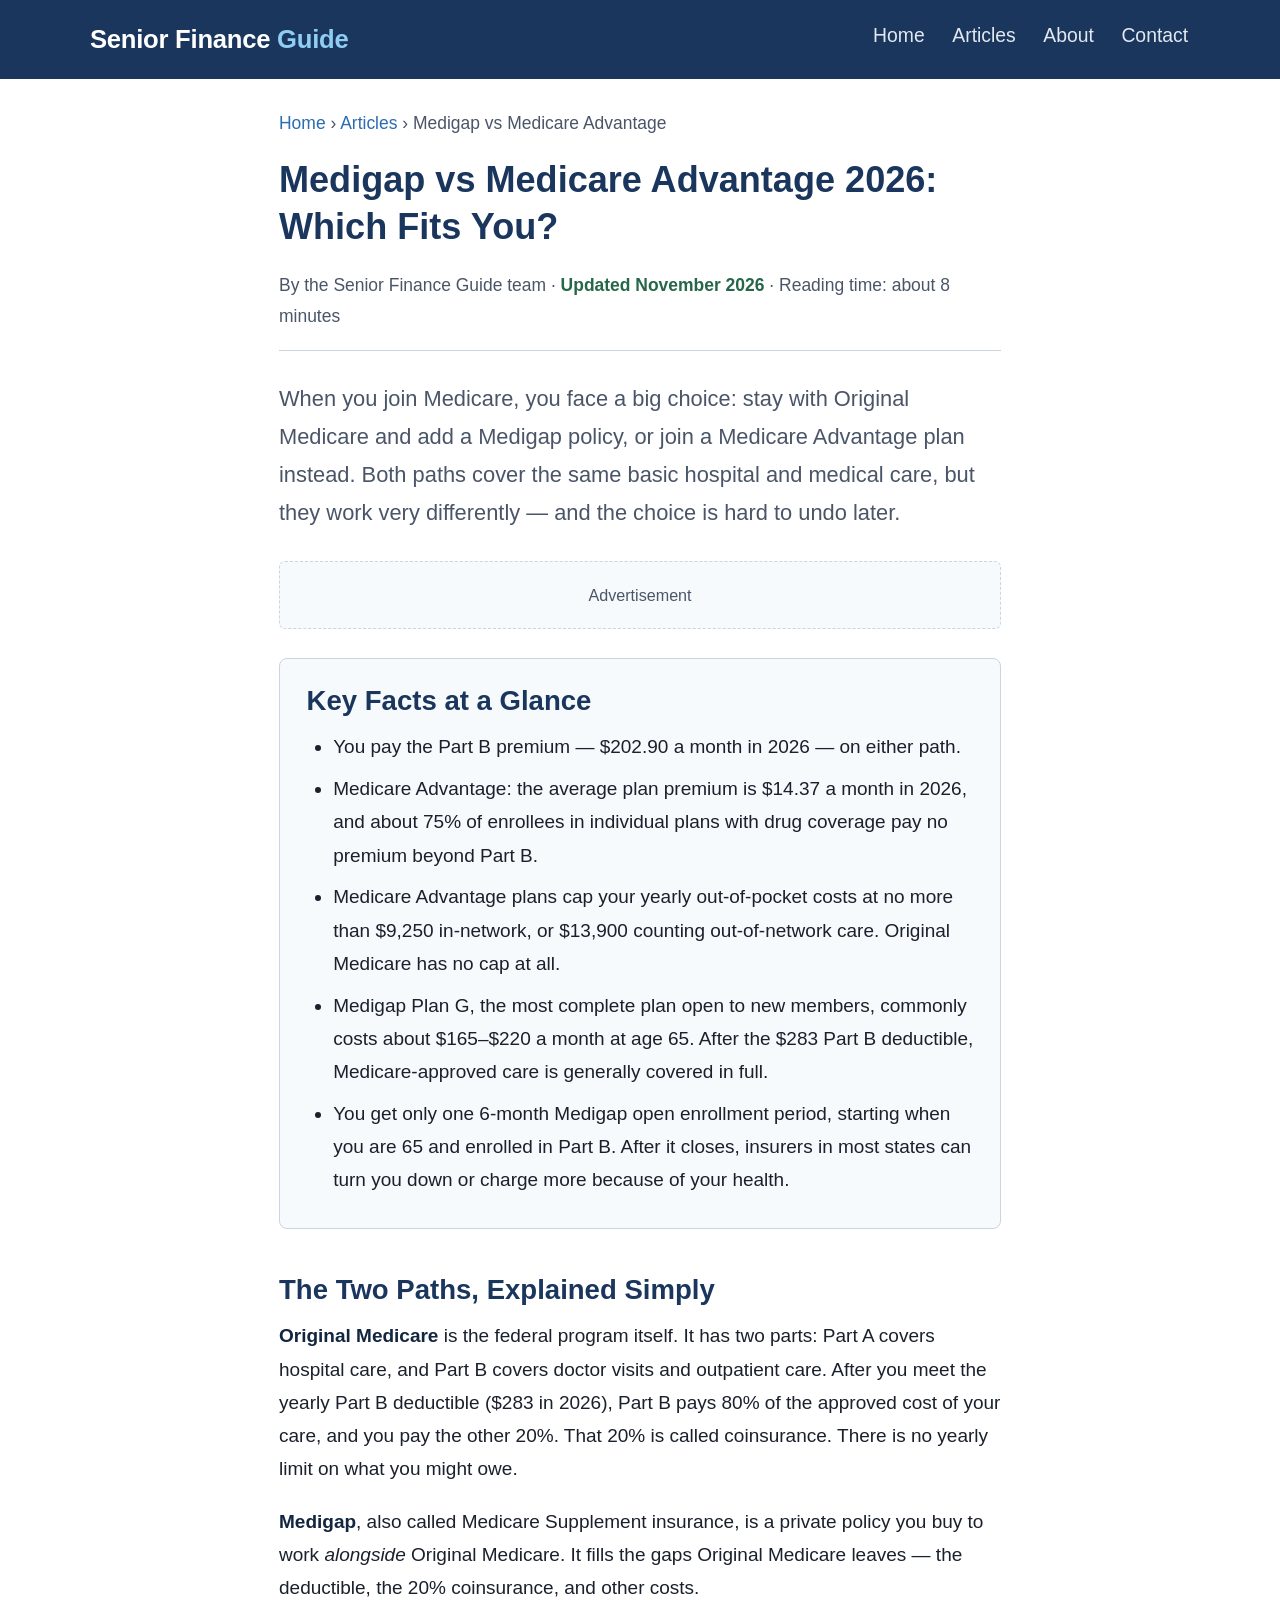
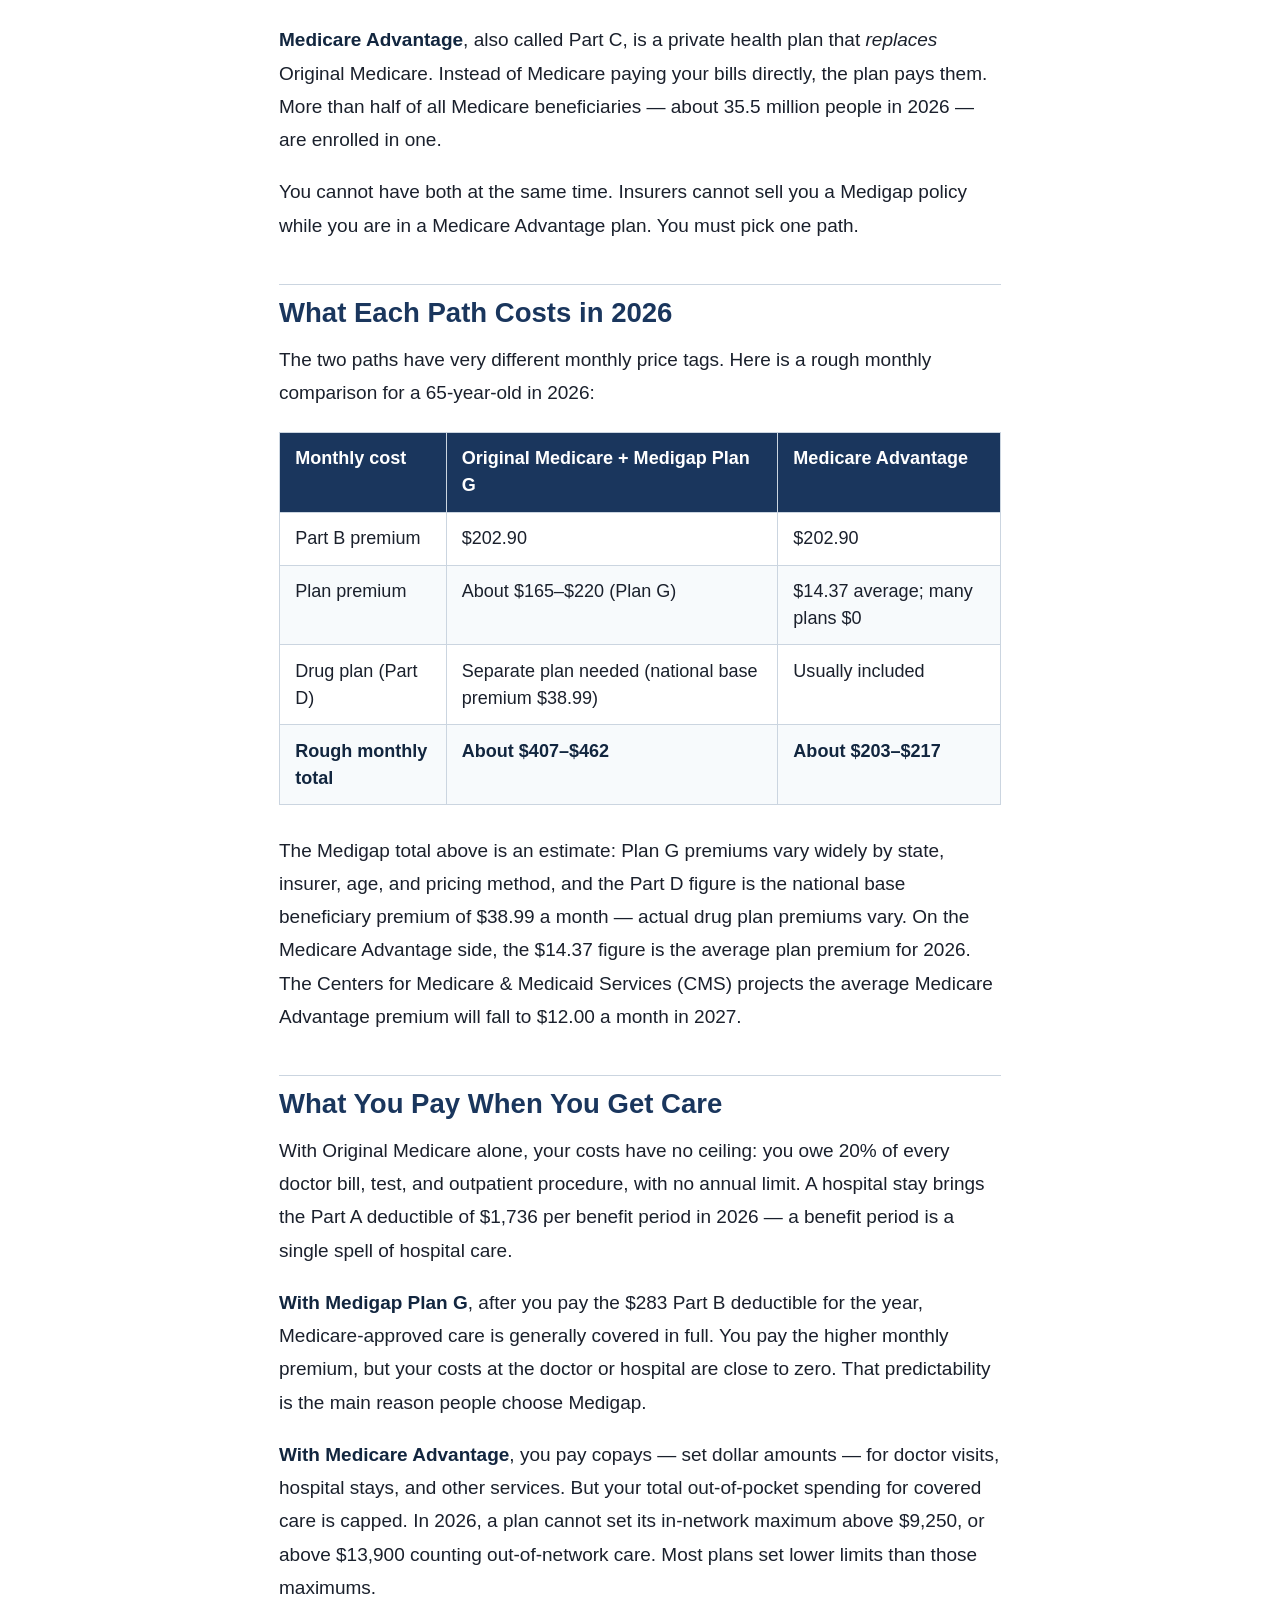
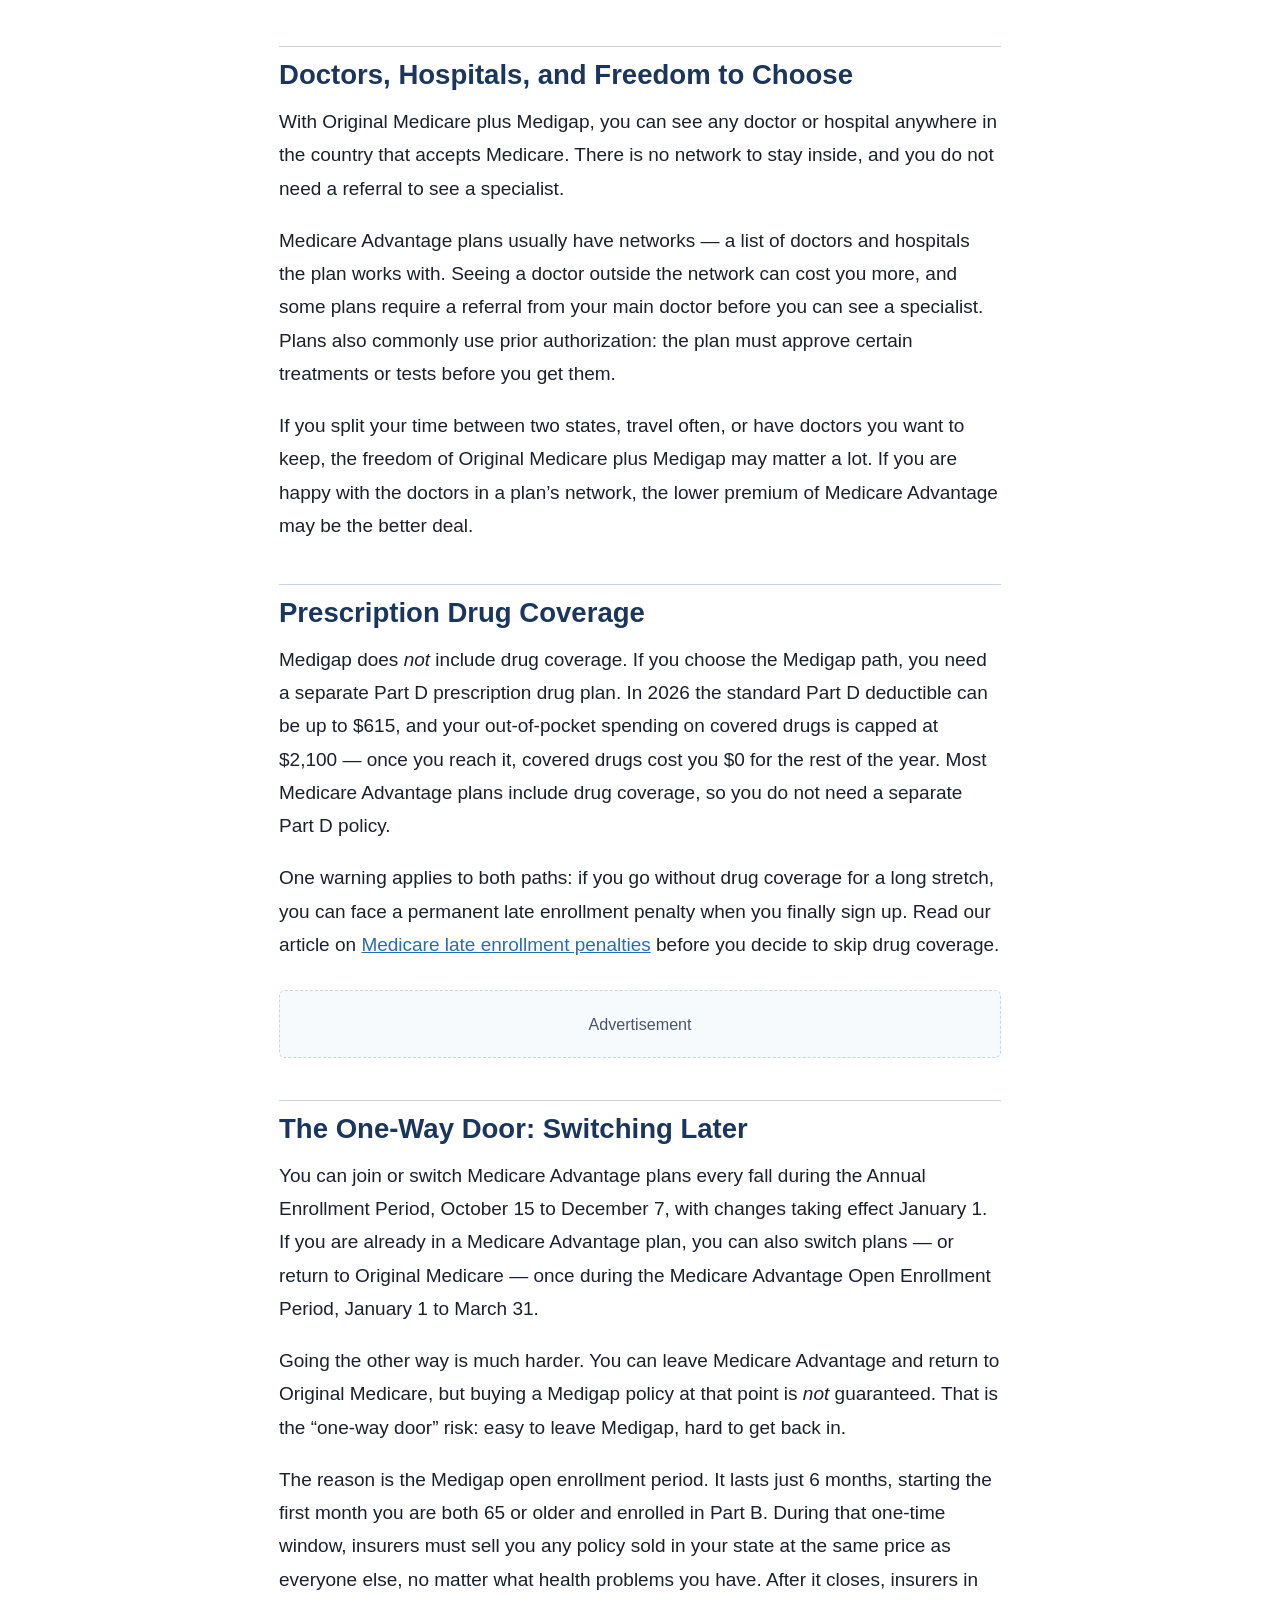
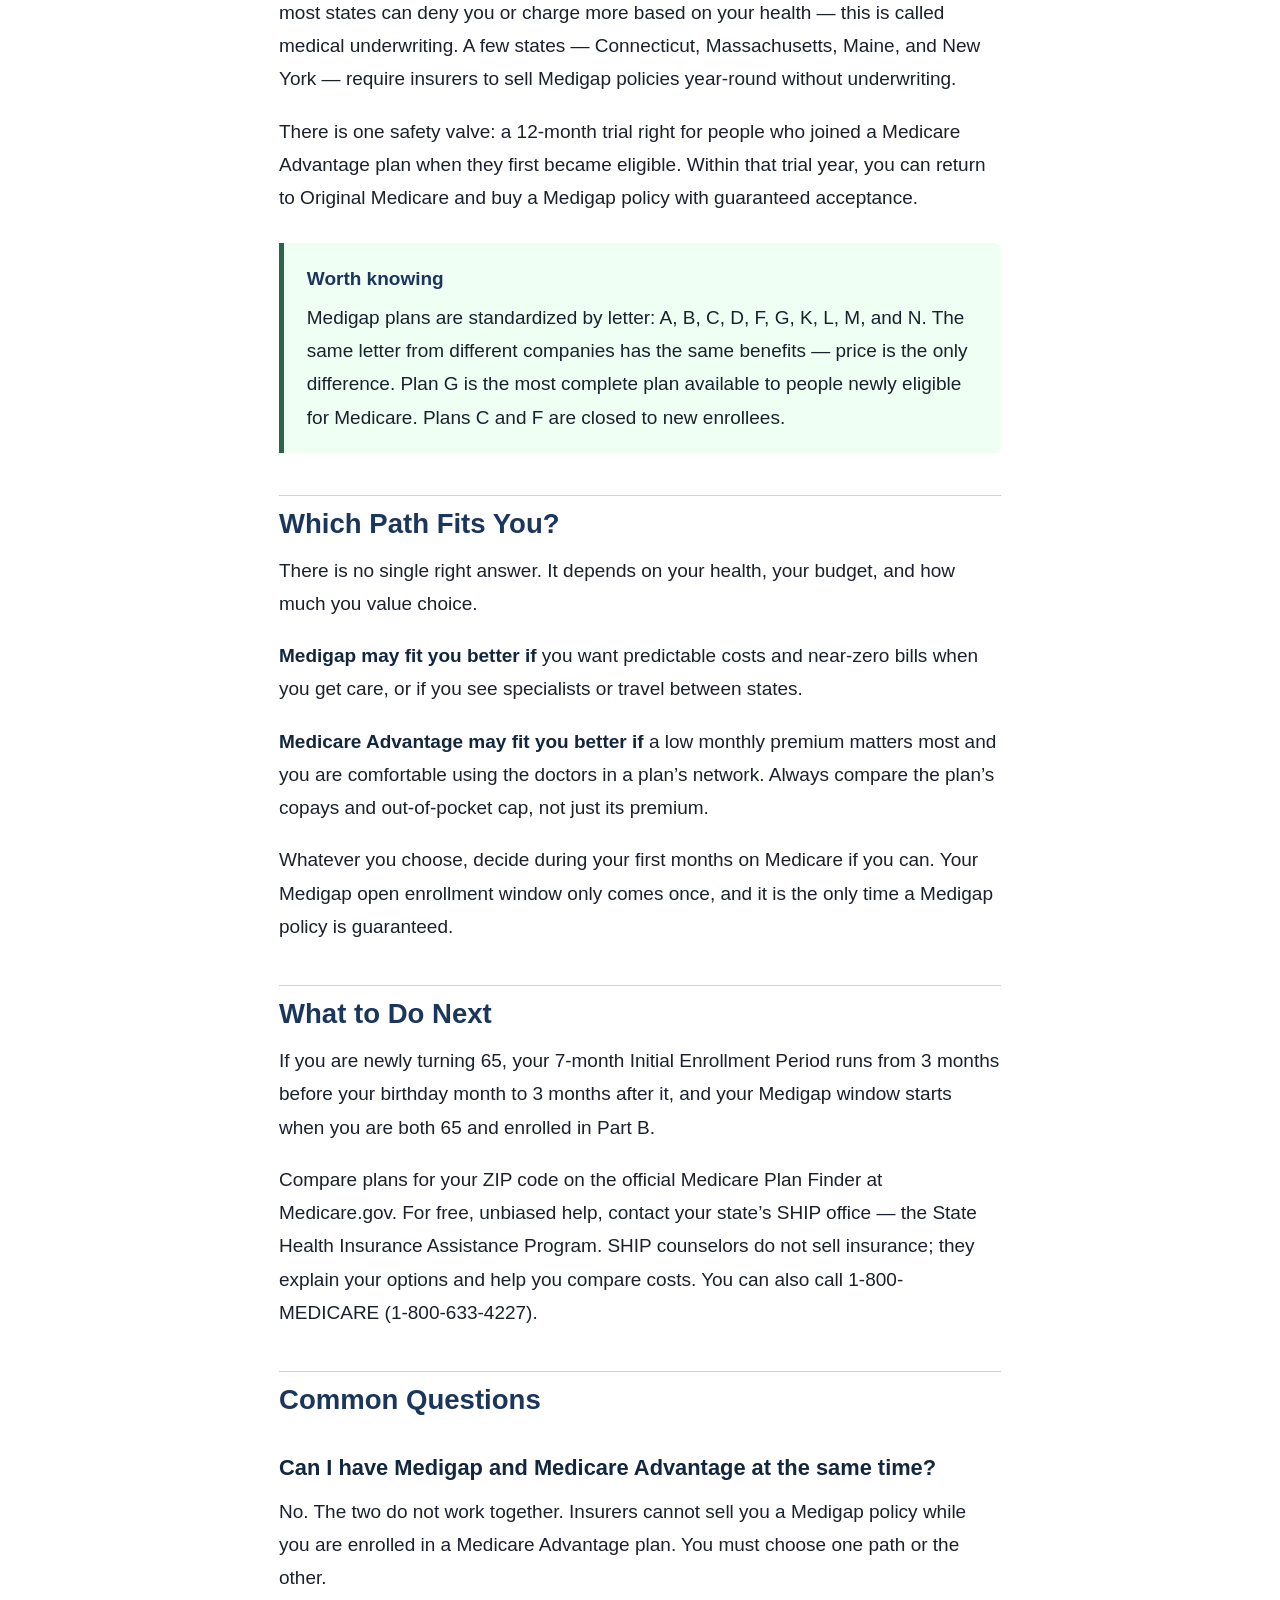
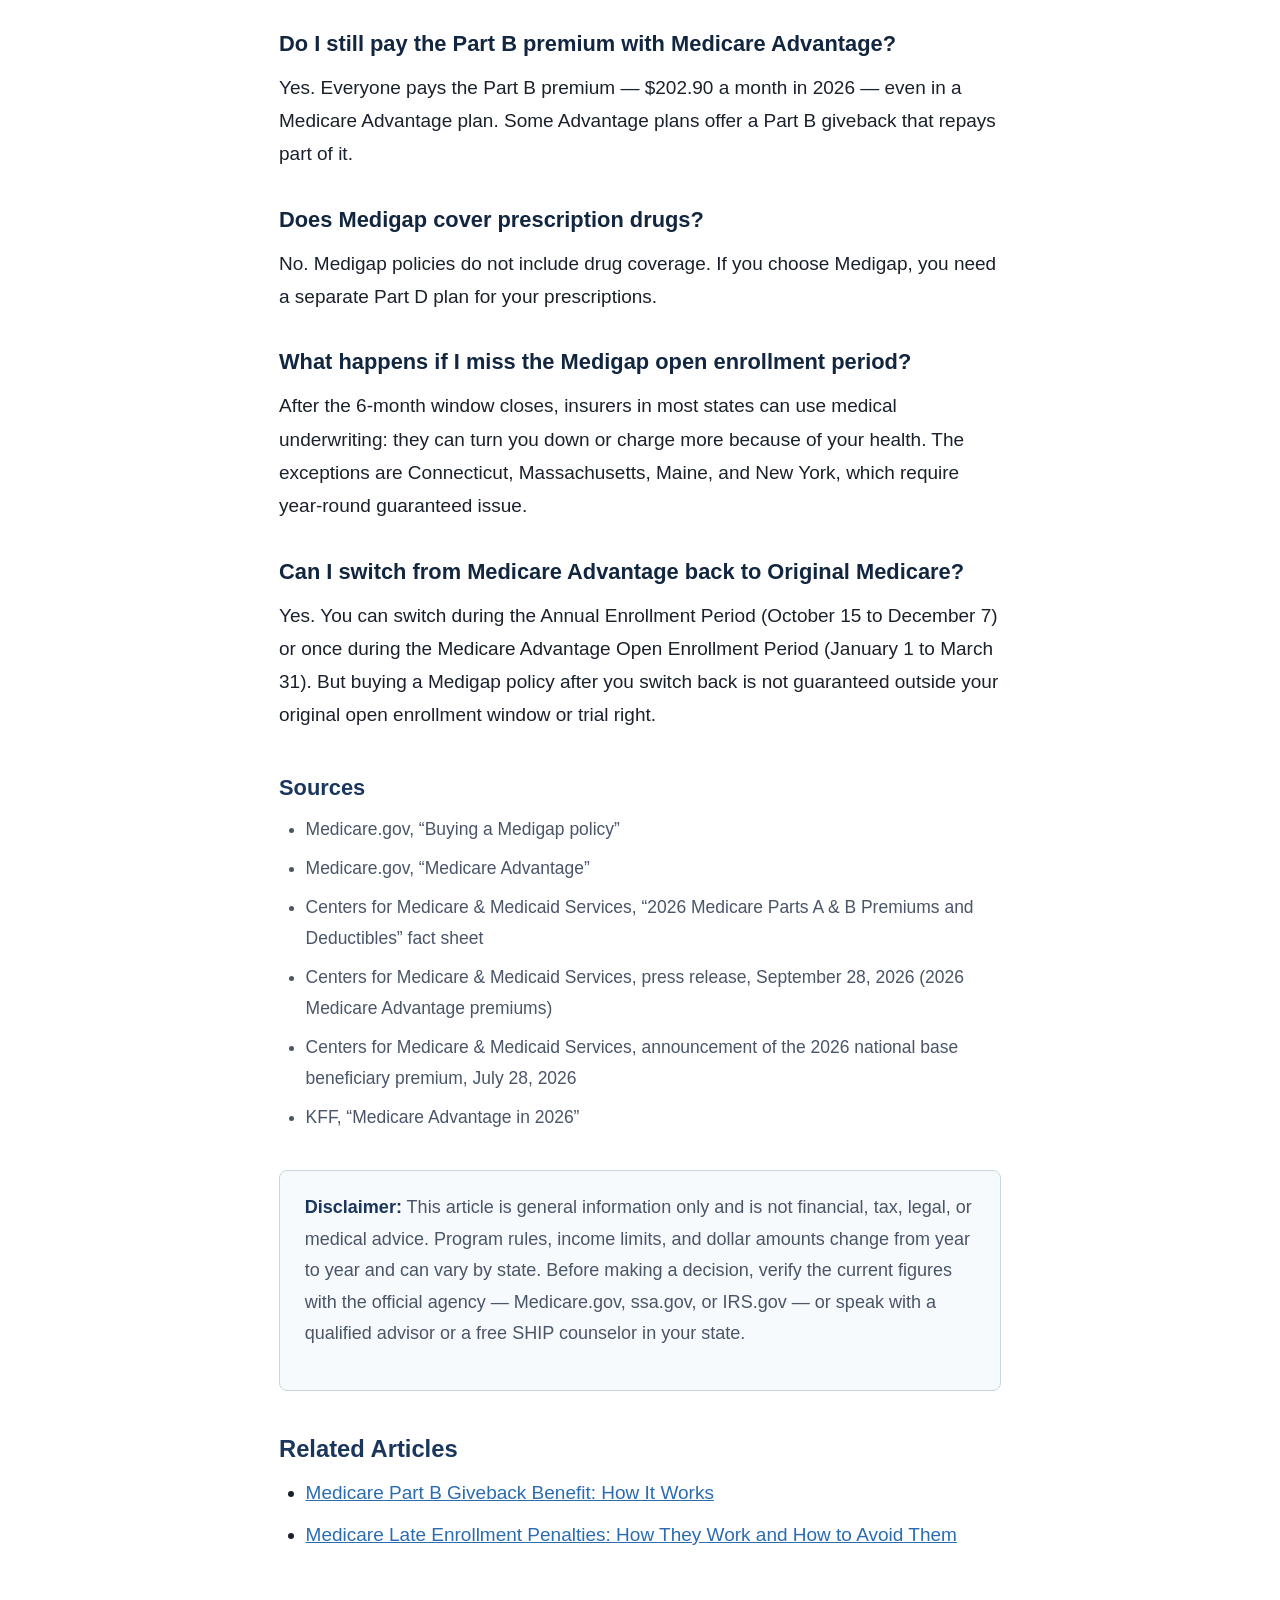
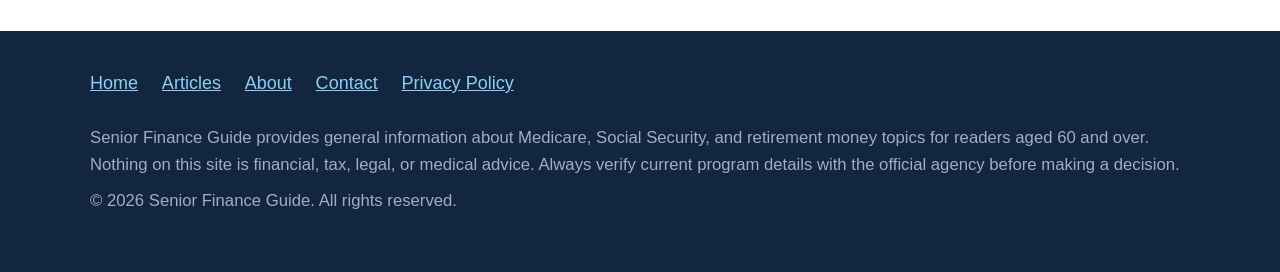
<file: articles/medigap-vs-medicare-advantage-2026.html>
<!DOCTYPE html>
<html lang="en">
<head>
<!-- Google tag (gtag.js) -->
  <script async src="https://www.googletagmanager.com/gtag/js?id=G-E7WRM2TSTG"></script>
  <script>
    window.dataLayer = window.dataLayer || [];
    function gtag(){dataLayer.push(arguments);}
    gtag('js', new Date());
    gtag('config', 'G-E7WRM2TSTG');
    </script>
  <meta charset="UTF-8">
  <meta name="viewport" content="width=device-width, initial-scale=1.0">
  <title>Medigap vs Medicare Advantage 2026 | Senior Finance Guide</title>
  <meta name="description" content="Compare Medigap and Medicare Advantage for 2026: monthly costs, doctor choice, drug coverage, and the one-way door risk of switching later.">
  <link rel="stylesheet" href="../styles.css">
</head>
<body>
  <header class="site-header">
    <div class="header-inner">
      <a class="site-brand" href="../index.html">Senior Finance <span>Guide</span></a>
      <nav class="site-nav" aria-label="Main navigation">
        <ul>
          <li><a href="../index.html">Home</a></li>
          <li><a href="../index.html#articles">Articles</a></li>
          <li><a href="../about.html">About</a></li>
          <li><a href="../contact.html">Contact</a></li>
        </ul>
      </nav>
    </div>
  </header>

  <main class="container">
    <p class="breadcrumb"><a href="../index.html">Home</a> &rsaquo; <a href="../index.html#articles">Articles</a> &rsaquo; Medigap vs Medicare Advantage</p>

    <!-- ONE H1 per page -->
    <h1>Medigap vs Medicare Advantage 2026: Which Fits You?</h1>
    <p class="article-meta">By the Senior Finance Guide team &middot; <span class="updated">Updated November 2026</span> &middot; Reading time: about 8 minutes</p>

    <p class="lead">When you join Medicare, you face a big choice: stay with Original Medicare and add a Medigap policy, or join a Medicare Advantage plan instead. Both paths cover the same basic hospital and medical care, but they work very differently &mdash; and the choice is hard to undo later.</p>

    <!-- AdSense placeholder: leave exactly as is; do not add ad code -->
    <!-- Ad slot: header leaderboard (AdSense code goes here once the site is approved) -->
    <div class="ad-slot" role="complementary" aria-label="Advertisement placeholder">Advertisement</div>

    <div class="key-facts">
      <h2>Key Facts at a Glance</h2>
      <ul>
        <li>You pay the Part B premium &mdash; $202.90 a month in 2026 &mdash; on either path.</li>
        <li>Medicare Advantage: the average plan premium is $14.37 a month in 2026, and about 75% of enrollees in individual plans with drug coverage pay no premium beyond Part B.</li>
        <li>Medicare Advantage plans cap your yearly out-of-pocket costs at no more than $9,250 in-network, or $13,900 counting out-of-network care. Original Medicare has no cap at all.</li>
        <li>Medigap Plan G, the most complete plan open to new members, commonly costs about $165&ndash;$220 a month at age 65. After the $283 Part B deductible, Medicare-approved care is generally covered in full.</li>
        <li>You get only one 6-month Medigap open enrollment period, starting when you are 65 and enrolled in Part B. After it closes, insurers in most states can turn you down or charge more because of your health.</li>
      </ul>
    </div>

    <h2>The Two Paths, Explained Simply</h2>
    <p><strong>Original Medicare</strong> is the federal program itself. It has two parts: Part A covers hospital care, and Part B covers doctor visits and outpatient care. After you meet the yearly Part B deductible ($283 in 2026), Part B pays 80% of the approved cost of your care, and you pay the other 20%. That 20% is called coinsurance. There is no yearly limit on what you might owe.</p>
    <p><strong>Medigap</strong>, also called Medicare Supplement insurance, is a private policy you buy to work <em>alongside</em> Original Medicare. It fills the gaps Original Medicare leaves &mdash; the deductible, the 20% coinsurance, and other costs.</p>
    <p><strong>Medicare Advantage</strong>, also called Part C, is a private health plan that <em>replaces</em> Original Medicare. Instead of Medicare paying your bills directly, the plan pays them. More than half of all Medicare beneficiaries &mdash; about 35.5 million people in 2026 &mdash; are enrolled in one.</p>
    <p>You cannot have both at the same time. Insurers cannot sell you a Medigap policy while you are in a Medicare Advantage plan. You must pick one path.</p>

    <h2>What Each Path Costs in 2026</h2>
    <p>The two paths have very different monthly price tags. Here is a rough monthly comparison for a 65-year-old in 2026:</p>

    <div class="table-wrap">
      <table>
        <thead>
          <tr><th>Monthly cost</th><th>Original Medicare + Medigap Plan G</th><th>Medicare Advantage</th></tr>
        </thead>
        <tbody>
          <tr><td>Part B premium</td><td>$202.90</td><td>$202.90</td></tr>
          <tr><td>Plan premium</td><td>About $165&ndash;$220 (Plan G)</td><td>$14.37 average; many plans $0</td></tr>
          <tr><td>Drug plan (Part D)</td><td>Separate plan needed (national base premium $38.99)</td><td>Usually included</td></tr>
          <tr><td><strong>Rough monthly total</strong></td><td><strong>About $407&ndash;$462</strong></td><td><strong>About $203&ndash;$217</strong></td></tr>
        </tbody>
      </table>
    </div>

    <p>The Medigap total above is an estimate: Plan G premiums vary widely by state, insurer, age, and pricing method, and the Part D figure is the national base beneficiary premium of $38.99 a month &mdash; actual drug plan premiums vary. On the Medicare Advantage side, the $14.37 figure is the average plan premium for 2026. The Centers for Medicare &amp; Medicaid Services (CMS) projects the average Medicare Advantage premium will fall to $12.00 a month in 2027.</p>

    <h2>What You Pay When You Get Care</h2>
    <p>With Original Medicare alone, your costs have no ceiling: you owe 20% of every doctor bill, test, and outpatient procedure, with no annual limit. A hospital stay brings the Part A deductible of $1,736 per benefit period in 2026 &mdash; a benefit period is a single spell of hospital care.</p>
    <p><strong>With Medigap Plan G</strong>, after you pay the $283 Part B deductible for the year, Medicare-approved care is generally covered in full. You pay the higher monthly premium, but your costs at the doctor or hospital are close to zero. That predictability is the main reason people choose Medigap.</p>
    <p><strong>With Medicare Advantage</strong>, you pay copays &mdash; set dollar amounts &mdash; for doctor visits, hospital stays, and other services. But your total out-of-pocket spending for covered care is capped. In 2026, a plan cannot set its in-network maximum above $9,250, or above $13,900 counting out-of-network care. Most plans set lower limits than those maximums.</p>

    <h2>Doctors, Hospitals, and Freedom to Choose</h2>
    <p>With Original Medicare plus Medigap, you can see any doctor or hospital anywhere in the country that accepts Medicare. There is no network to stay inside, and you do not need a referral to see a specialist.</p>
    <p>Medicare Advantage plans usually have networks &mdash; a list of doctors and hospitals the plan works with. Seeing a doctor outside the network can cost you more, and some plans require a referral from your main doctor before you can see a specialist. Plans also commonly use prior authorization: the plan must approve certain treatments or tests before you get them.</p>
    <p>If you split your time between two states, travel often, or have doctors you want to keep, the freedom of Original Medicare plus Medigap may matter a lot. If you are happy with the doctors in a plan&rsquo;s network, the lower premium of Medicare Advantage may be the better deal.</p>

    <h2>Prescription Drug Coverage</h2>
    <p>Medigap does <em>not</em> include drug coverage. If you choose the Medigap path, you need a separate Part D prescription drug plan. In 2026 the standard Part D deductible can be up to $615, and your out-of-pocket spending on covered drugs is capped at $2,100 &mdash; once you reach it, covered drugs cost you $0 for the rest of the year. Most Medicare Advantage plans include drug coverage, so you do not need a separate Part D policy.</p>
    <p>One warning applies to both paths: if you go without drug coverage for a long stretch, you can face a permanent late enrollment penalty when you finally sign up. Read our article on <a href="medicare-late-enrollment-penalties.html">Medicare late enrollment penalties</a> before you decide to skip drug coverage.</p>

    <!-- AdSense placeholder: leave exactly as is; do not add ad code -->
    <!-- Ad slot: in-article (AdSense code goes here once the site is approved) -->
    <div class="ad-slot" role="complementary" aria-label="Advertisement placeholder">Advertisement</div>

    <h2>The One-Way Door: Switching Later</h2>
    <p>You can join or switch Medicare Advantage plans every fall during the Annual Enrollment Period, October 15 to December 7, with changes taking effect January 1. If you are already in a Medicare Advantage plan, you can also switch plans &mdash; or return to Original Medicare &mdash; once during the Medicare Advantage Open Enrollment Period, January 1 to March 31.</p>
    <p>Going the other way is much harder. You can leave Medicare Advantage and return to Original Medicare, but buying a Medigap policy at that point is <em>not</em> guaranteed. That is the &ldquo;one-way door&rdquo; risk: easy to leave Medigap, hard to get back in.</p>
    <p>The reason is the Medigap open enrollment period. It lasts just 6 months, starting the first month you are both 65 or older and enrolled in Part B. During that one-time window, insurers must sell you any policy sold in your state at the same price as everyone else, no matter what health problems you have. After it closes, insurers in most states can deny you or charge more based on your health &mdash; this is called medical underwriting. A few states &mdash; Connecticut, Massachusetts, Maine, and New York &mdash; require insurers to sell Medigap policies year-round without underwriting.</p>
    <p>There is one safety valve: a 12-month trial right for people who joined a Medicare Advantage plan when they first became eligible. Within that trial year, you can return to Original Medicare and buy a Medigap policy with guaranteed acceptance.</p>

    <div class="callout callout-key">
      <p class="callout-title">Worth knowing</p>
      <p>Medigap plans are standardized by letter: A, B, C, D, F, G, K, L, M, and N. The same letter from different companies has the same benefits &mdash; price is the only difference. Plan G is the most complete plan available to people newly eligible for Medicare. Plans C and F are closed to new enrollees.</p>
    </div>

    <h2>Which Path Fits You?</h2>
    <p>There is no single right answer. It depends on your health, your budget, and how much you value choice.</p>
    <p><strong>Medigap may fit you better if</strong> you want predictable costs and near-zero bills when you get care, or if you see specialists or travel between states.</p>
    <p><strong>Medicare Advantage may fit you better if</strong> a low monthly premium matters most and you are comfortable using the doctors in a plan&rsquo;s network. Always compare the plan&rsquo;s copays and out-of-pocket cap, not just its premium.</p>
    <p>Whatever you choose, decide during your first months on Medicare if you can. Your Medigap open enrollment window only comes once, and it is the only time a Medigap policy is guaranteed.</p>

    <h2>What to Do Next</h2>
    <p>If you are newly turning 65, your 7-month Initial Enrollment Period runs from 3 months before your birthday month to 3 months after it, and your Medigap window starts when you are both 65 and enrolled in Part B.</p>
    <p>Compare plans for your ZIP code on the official Medicare Plan Finder at Medicare.gov. For free, unbiased help, contact your state&rsquo;s SHIP office &mdash; the State Health Insurance Assistance Program. SHIP counselors do not sell insurance; they explain your options and help you compare costs. You can also call 1-800-MEDICARE (1-800-633-4227).</p>

    <h2>Common Questions</h2>
    <h3>Can I have Medigap and Medicare Advantage at the same time?</h3>
    <p>No. The two do not work together. Insurers cannot sell you a Medigap policy while you are enrolled in a Medicare Advantage plan. You must choose one path or the other.</p>
    <h3>Do I still pay the Part B premium with Medicare Advantage?</h3>
    <p>Yes. Everyone pays the Part B premium &mdash; $202.90 a month in 2026 &mdash; even in a Medicare Advantage plan. Some Advantage plans offer a Part B giveback that repays part of it.</p>
    <h3>Does Medigap cover prescription drugs?</h3>
    <p>No. Medigap policies do not include drug coverage. If you choose Medigap, you need a separate Part D plan for your prescriptions.</p>
    <h3>What happens if I miss the Medigap open enrollment period?</h3>
    <p>After the 6-month window closes, insurers in most states can use medical underwriting: they can turn you down or charge more because of your health. The exceptions are Connecticut, Massachusetts, Maine, and New York, which require year-round guaranteed issue.</p>
    <h3>Can I switch from Medicare Advantage back to Original Medicare?</h3>
    <p>Yes. You can switch during the Annual Enrollment Period (October 15 to December 7) or once during the Medicare Advantage Open Enrollment Period (January 1 to March 31). But buying a Medigap policy after you switch back is not guaranteed outside your original open enrollment window or trial right.</p>

    <div class="sources">
      <h2>Sources</h2>
      <ul>
        <li>Medicare.gov, &ldquo;Buying a Medigap policy&rdquo;</li>
        <li>Medicare.gov, &ldquo;Medicare Advantage&rdquo;</li>
        <li>Centers for Medicare &amp; Medicaid Services, &ldquo;2026 Medicare Parts A &amp; B Premiums and Deductibles&rdquo; fact sheet</li>
        <li>Centers for Medicare &amp; Medicaid Services, press release, September 28, 2026 (2026 Medicare Advantage premiums)</li>
        <li>Centers for Medicare &amp; Medicaid Services, announcement of the 2026 national base beneficiary premium, July 28, 2026</li>
        <li>KFF, &ldquo;Medicare Advantage in 2026&rdquo;</li>
      </ul>
    </div>

    <div class="disclaimer-box">
      <p><strong>Disclaimer:</strong> This article is general information only and is not financial, tax, legal, or medical advice. Program rules, income limits, and dollar amounts change from year to year and can vary by state. Before making a decision, verify the current figures with the official agency — Medicare.gov, ssa.gov, or IRS.gov — or speak with a qualified advisor or a free SHIP counselor in your state.</p>
    </div>

    <div class="related">
      <h2>Related Articles</h2>
      <ul>
        <li><a href="medicare-part-b-giveback-benefit.html">Medicare Part B Giveback Benefit: How It Works</a></li>
        <li><a href="medicare-late-enrollment-penalties.html">Medicare Late Enrollment Penalties: How They Work and How to Avoid Them</a></li>
      </ul>
    </div>
  </main>

  <footer class="site-footer">
    <div class="footer-inner">
      <nav aria-label="Footer navigation">
        <ul>
          <li><a href="../index.html">Home</a></li>
          <li><a href="../index.html#articles">Articles</a></li>
          <li><a href="../about.html">About</a></li>
          <li><a href="../contact.html">Contact</a></li>
          <li><a href="../privacy-policy.html">Privacy Policy</a></li>
        </ul>
      </nav>
      <p class="footer-disclaimer">Senior Finance Guide provides general information about Medicare, Social Security, and retirement money topics for readers aged 60 and over. Nothing on this site is financial, tax, legal, or medical advice. Always verify current program details with the official agency before making a decision.</p>
      <p class="copyright">&copy; 2026 Senior Finance Guide. All rights reserved.</p>
    </div>
  </footer>
</body>
</html>
</file>
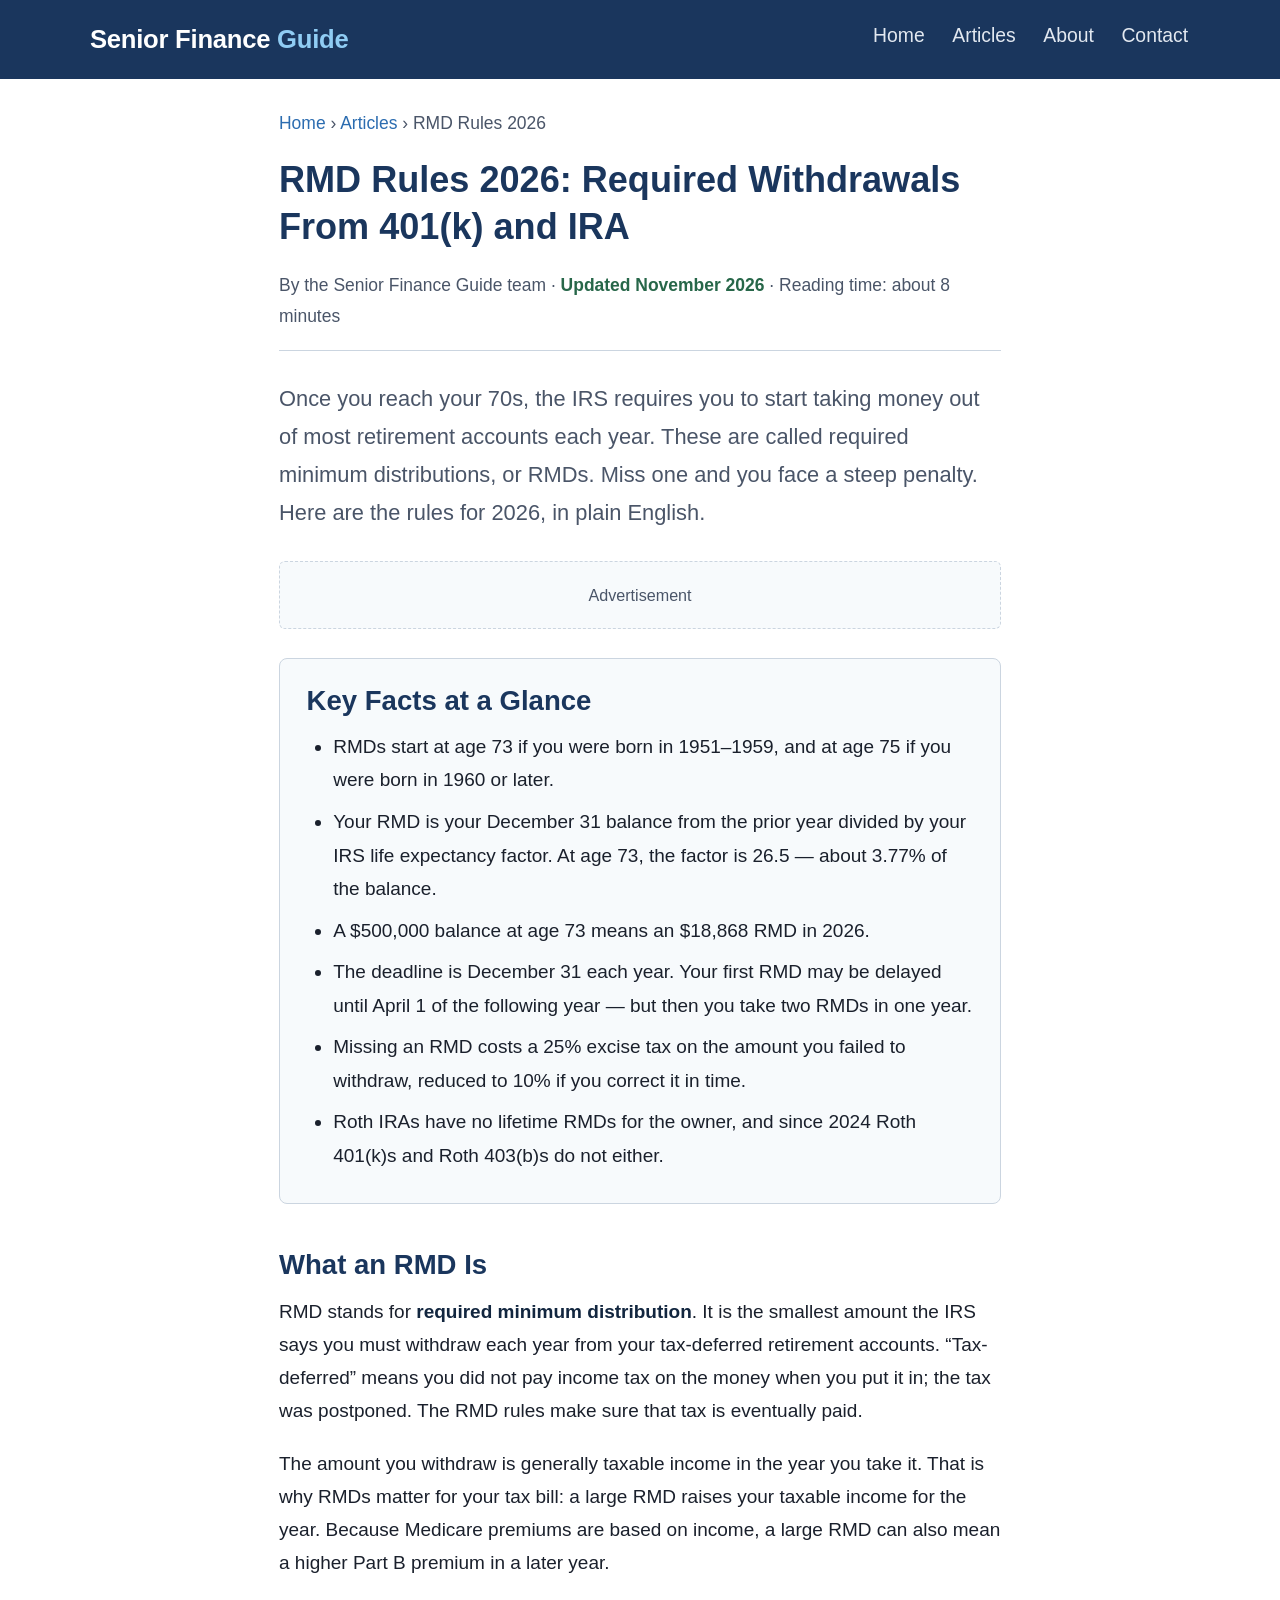
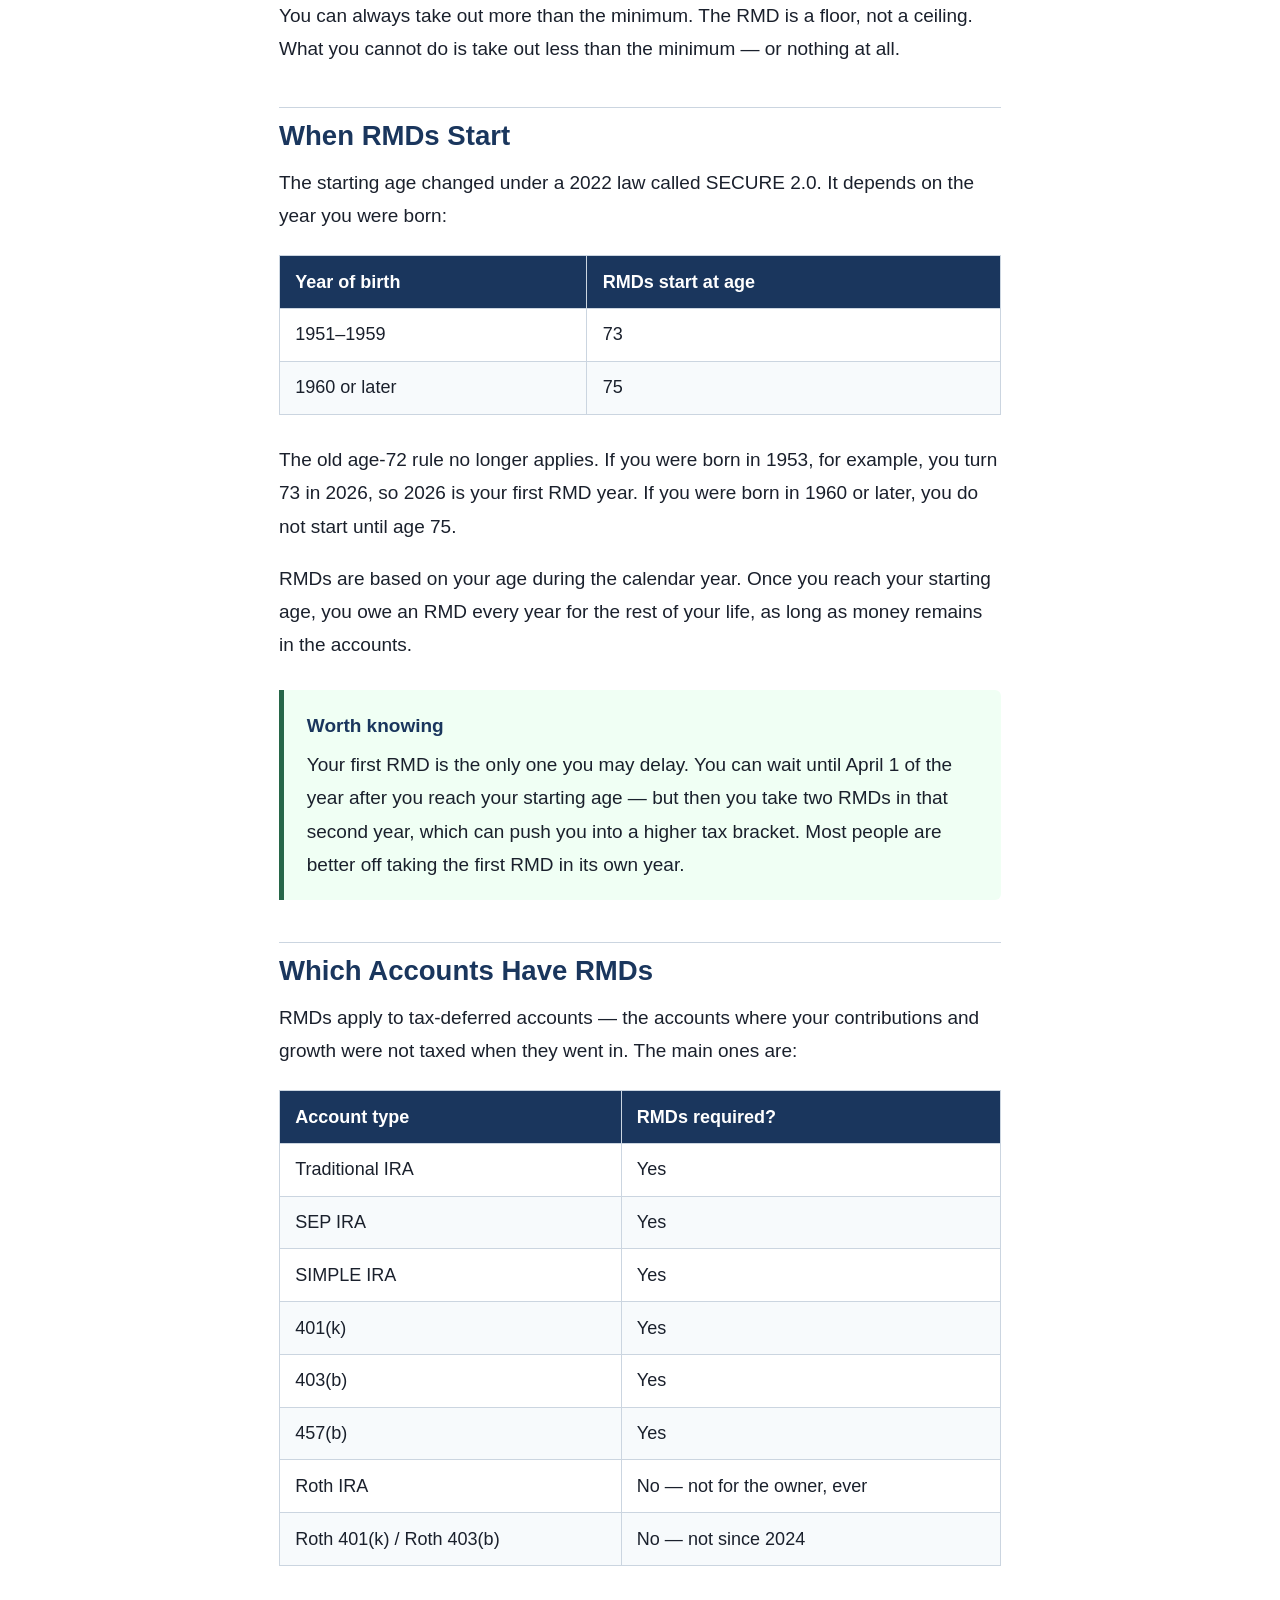
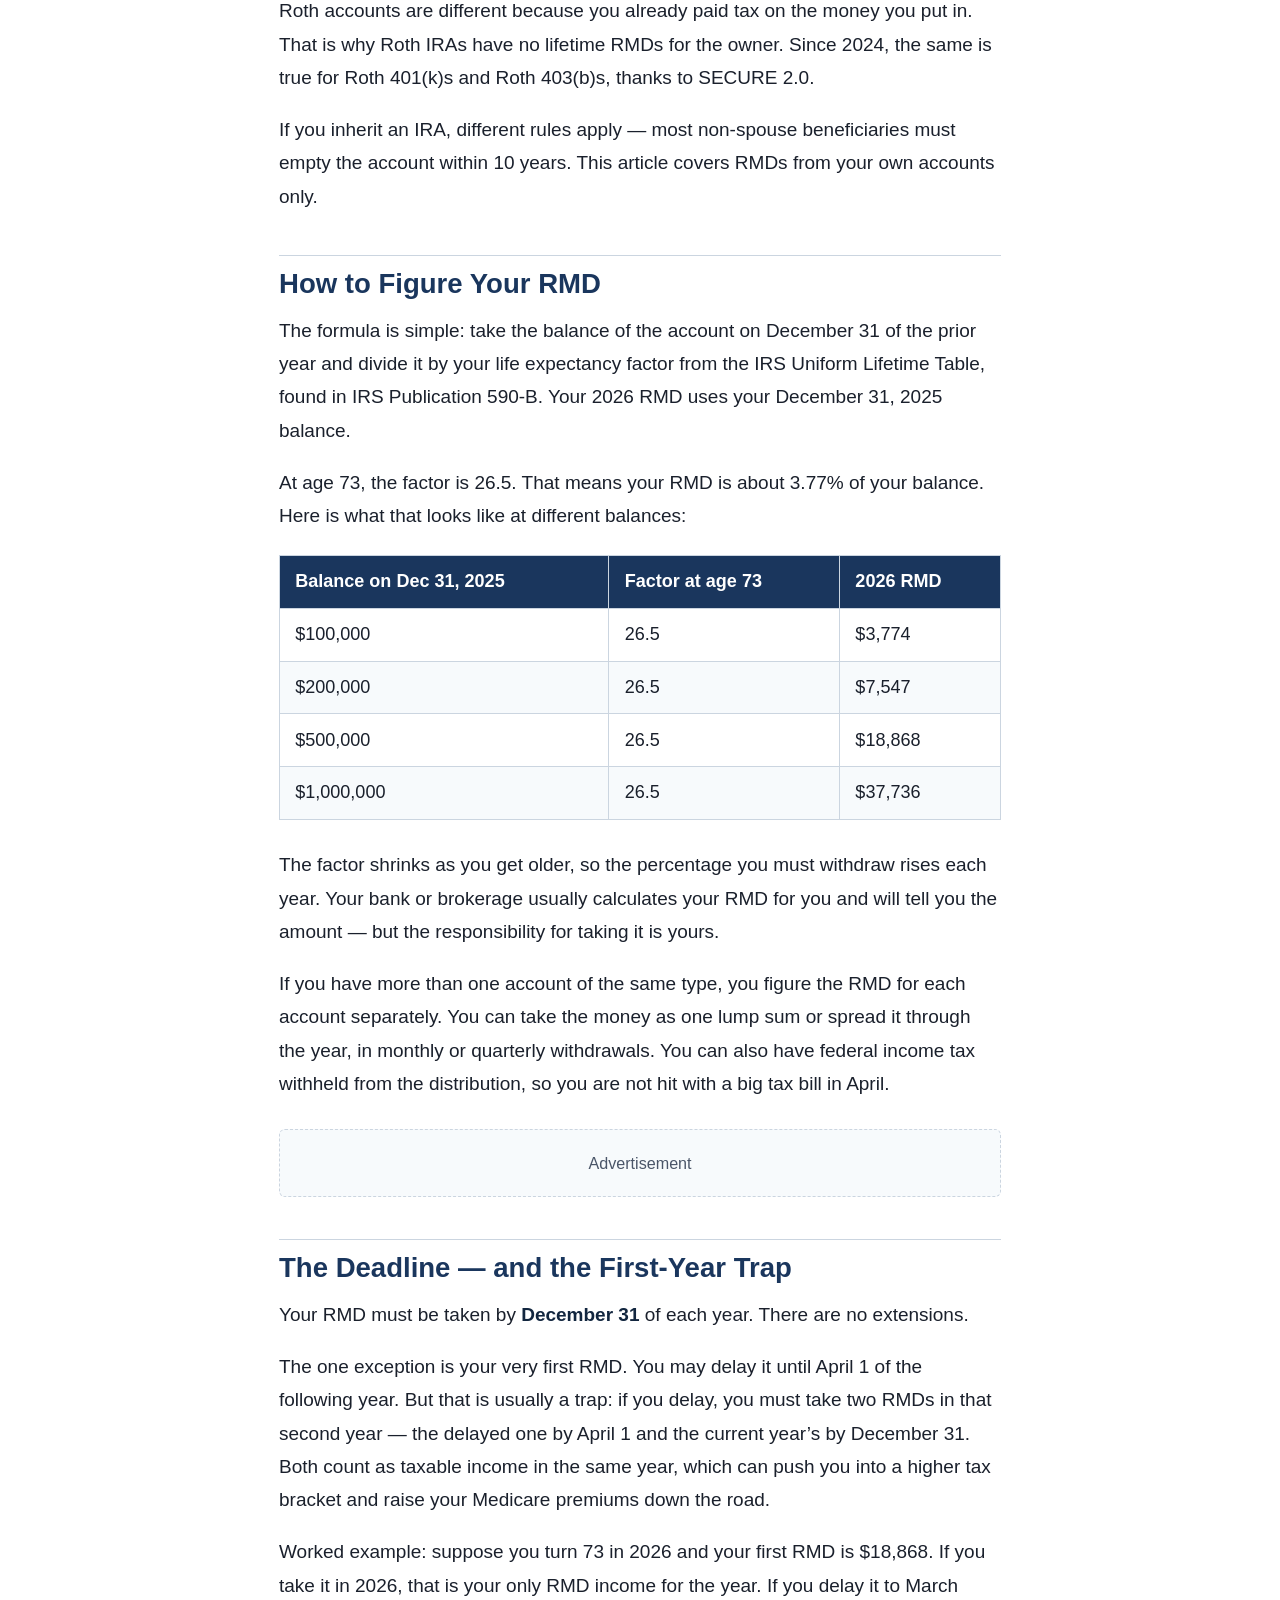
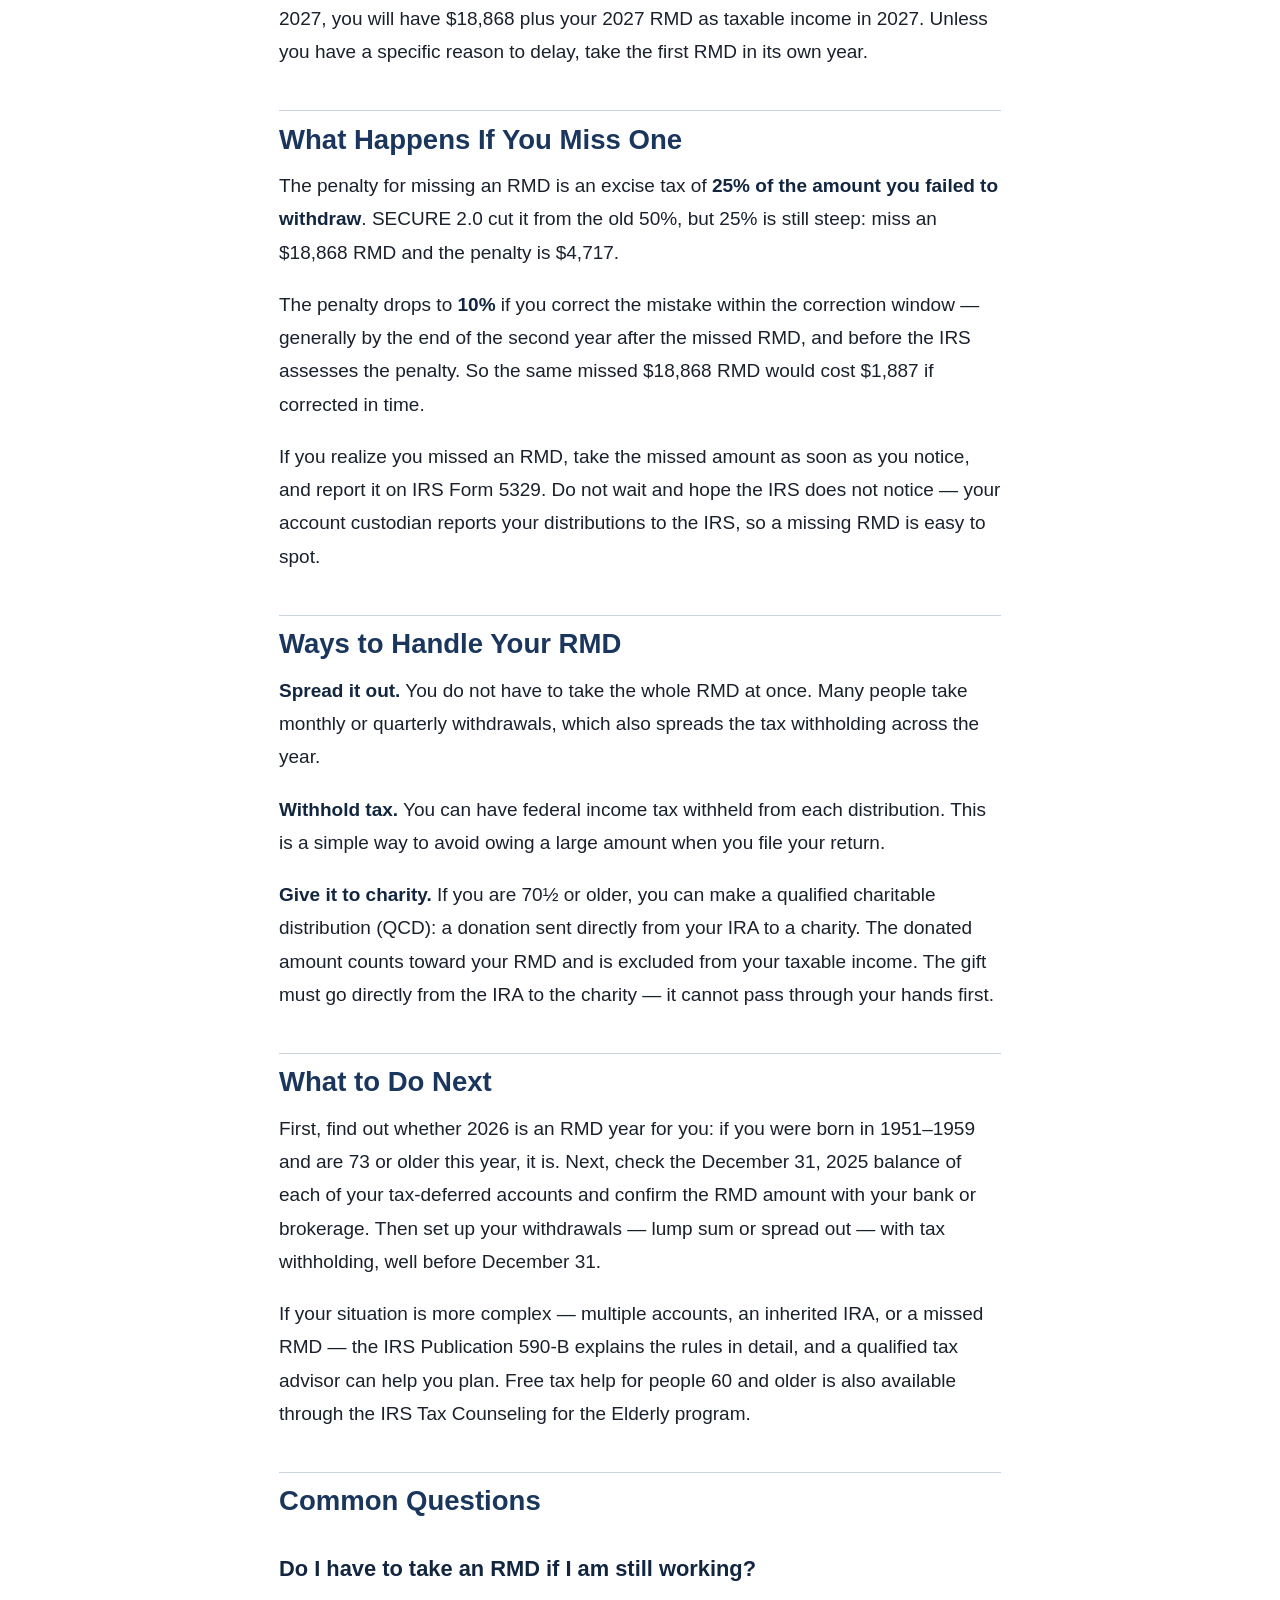
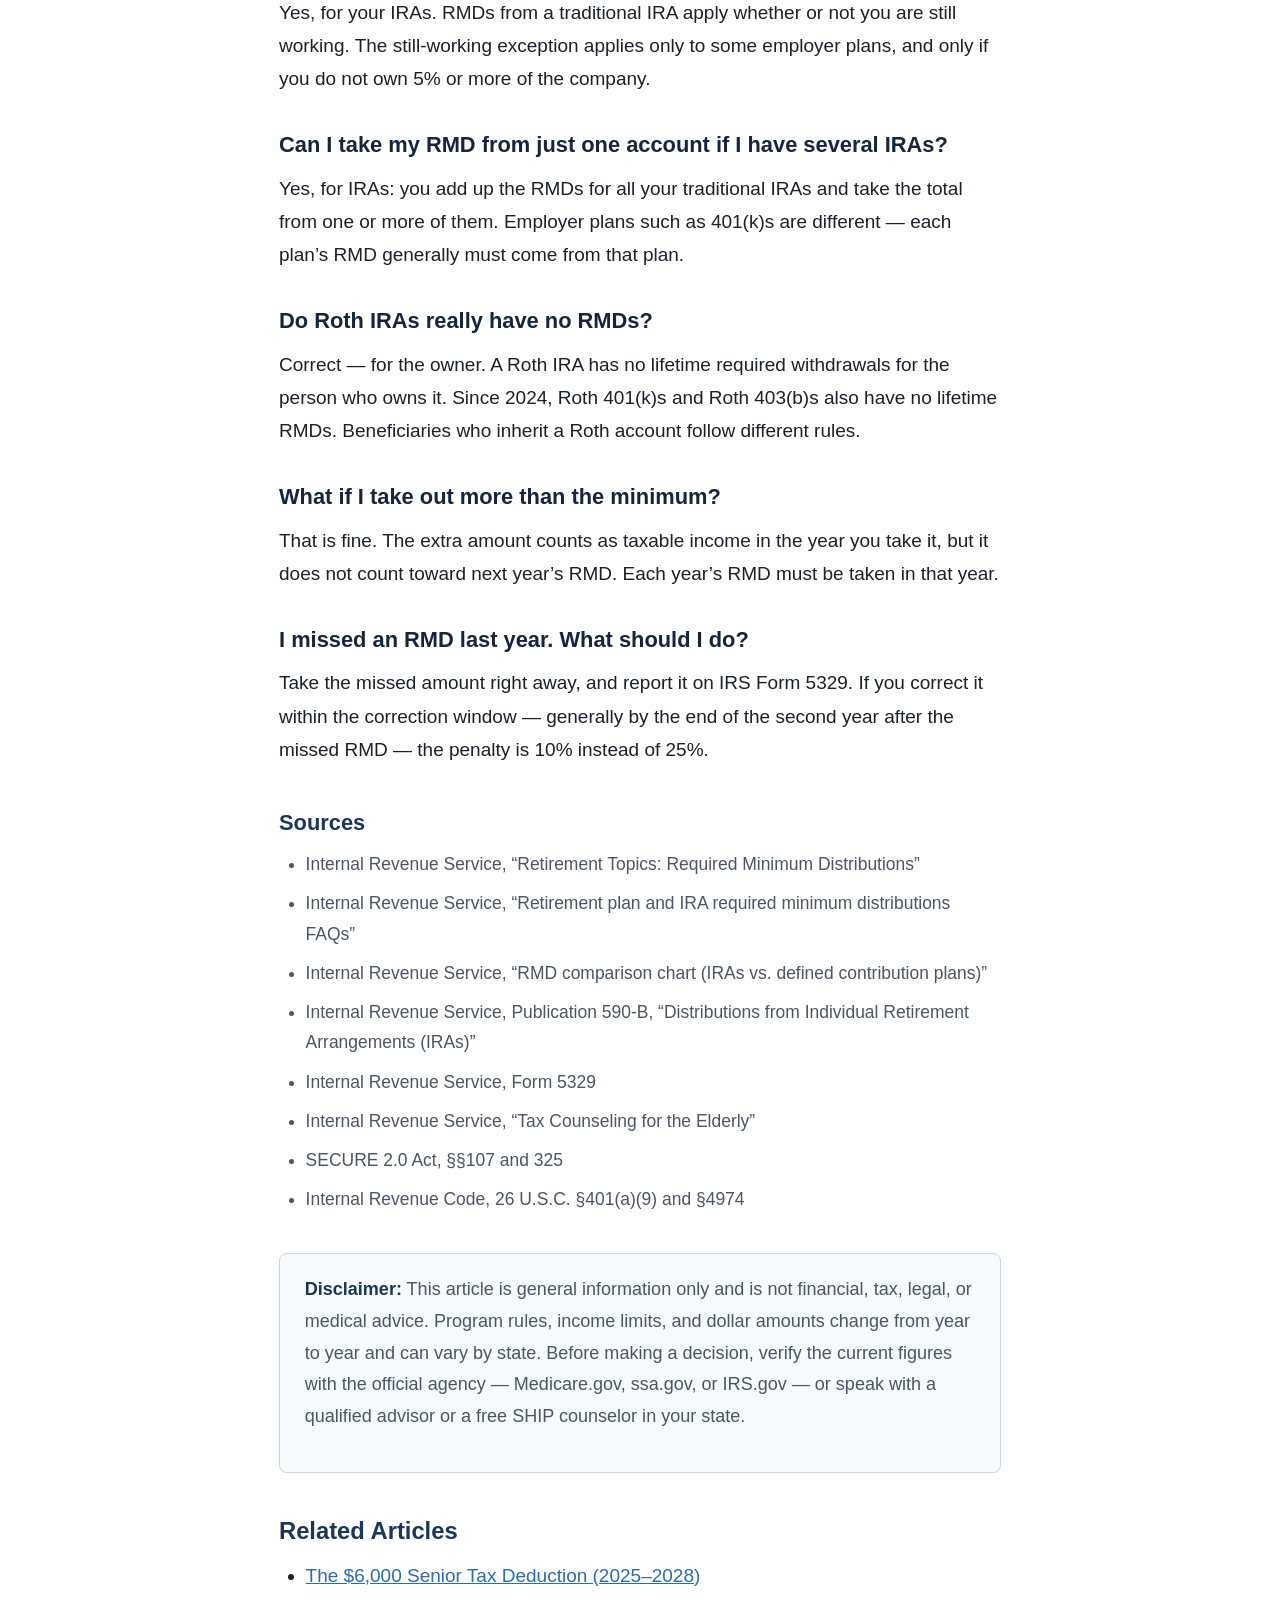
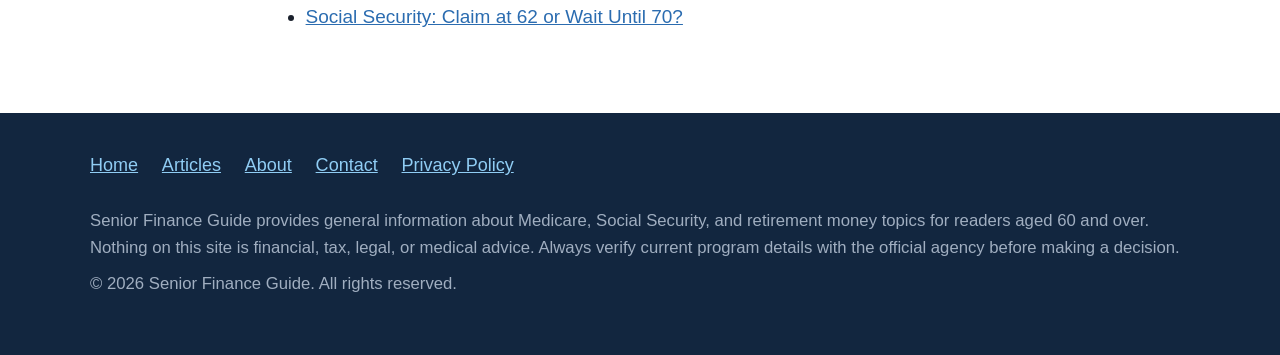
<file: articles/rmd-rules-2026.html>
<!DOCTYPE html>
<html lang="en">
<head>
<!-- Google tag (gtag.js) -->
  <script async src="https://www.googletagmanager.com/gtag/js?id=G-E7WRM2TSTG"></script>
  <script>
    window.dataLayer = window.dataLayer || [];
    function gtag(){dataLayer.push(arguments);}
    gtag('js', new Date());
    gtag('config', 'G-E7WRM2TSTG');
    </script>
  <meta charset="UTF-8">
  <meta name="viewport" content="width=device-width, initial-scale=1.0">
  <title>RMD Rules 2026: Required Withdrawals | Senior Finance Guide</title>
  <meta name="description" content="RMD rules for 2026: when withdrawals start, how to figure the amount, the December 31 deadline, and the penalty for missing one.">
  <link rel="stylesheet" href="../styles.css">
</head>
<body>
  <header class="site-header">
    <div class="header-inner">
      <a class="site-brand" href="../index.html">Senior Finance <span>Guide</span></a>
      <nav class="site-nav" aria-label="Main navigation">
        <ul>
          <li><a href="../index.html">Home</a></li>
          <li><a href="../index.html#articles">Articles</a></li>
          <li><a href="../about.html">About</a></li>
          <li><a href="../contact.html">Contact</a></li>
        </ul>
      </nav>
    </div>
  </header>

  <main class="container">
    <p class="breadcrumb"><a href="../index.html">Home</a> &rsaquo; <a href="../index.html#articles">Articles</a> &rsaquo; RMD Rules 2026</p>

    <!-- ONE H1 per page -->
    <h1>RMD Rules 2026: Required Withdrawals From 401(k) and IRA</h1>
    <p class="article-meta">By the Senior Finance Guide team &middot; <span class="updated">Updated November 2026</span> &middot; Reading time: about 8 minutes</p>

    <p class="lead">Once you reach your 70s, the IRS requires you to start taking money out of most retirement accounts each year. These are called required minimum distributions, or RMDs. Miss one and you face a steep penalty. Here are the rules for 2026, in plain English.</p>

    <!-- AdSense placeholder: leave exactly as is; do not add ad code -->
    <!-- Ad slot: header leaderboard (AdSense code goes here once the site is approved) -->
    <div class="ad-slot" role="complementary" aria-label="Advertisement placeholder">Advertisement</div>

    <div class="key-facts">
      <h2>Key Facts at a Glance</h2>
      <ul>
        <li>RMDs start at age 73 if you were born in 1951&ndash;1959, and at age 75 if you were born in 1960 or later.</li>
        <li>Your RMD is your December 31 balance from the prior year divided by your IRS life expectancy factor. At age 73, the factor is 26.5 &mdash; about 3.77% of the balance.</li>
        <li>A $500,000 balance at age 73 means an $18,868 RMD in 2026.</li>
        <li>The deadline is December 31 each year. Your first RMD may be delayed until April 1 of the following year &mdash; but then you take two RMDs in one year.</li>
        <li>Missing an RMD costs a 25% excise tax on the amount you failed to withdraw, reduced to 10% if you correct it in time.</li>
        <li>Roth IRAs have no lifetime RMDs for the owner, and since 2024 Roth 401(k)s and Roth 403(b)s do not either.</li>
      </ul>
    </div>

    <h2>What an RMD Is</h2>
    <p>RMD stands for <strong>required minimum distribution</strong>. It is the smallest amount the IRS says you must withdraw each year from your tax-deferred retirement accounts. &ldquo;Tax-deferred&rdquo; means you did not pay income tax on the money when you put it in; the tax was postponed. The RMD rules make sure that tax is eventually paid.</p>
    <p>The amount you withdraw is generally taxable income in the year you take it. That is why RMDs matter for your tax bill: a large RMD raises your taxable income for the year. Because Medicare premiums are based on income, a large RMD can also mean a higher Part B premium in a later year.</p>
    <p>You can always take out more than the minimum. The RMD is a floor, not a ceiling. What you cannot do is take out less than the minimum &mdash; or nothing at all.</p>

    <h2>When RMDs Start</h2>
    <p>The starting age changed under a 2022 law called SECURE 2.0. It depends on the year you were born:</p>

    <div class="table-wrap">
      <table>
        <thead>
          <tr><th>Year of birth</th><th>RMDs start at age</th></tr>
        </thead>
        <tbody>
          <tr><td>1951&ndash;1959</td><td>73</td></tr>
          <tr><td>1960 or later</td><td>75</td></tr>
        </tbody>
      </table>
    </div>

    <p>The old age-72 rule no longer applies. If you were born in 1953, for example, you turn 73 in 2026, so 2026 is your first RMD year. If you were born in 1960 or later, you do not start until age 75.</p>
    <p>RMDs are based on your age during the calendar year. Once you reach your starting age, you owe an RMD every year for the rest of your life, as long as money remains in the accounts.</p>

    <div class="callout callout-key">
      <p class="callout-title">Worth knowing</p>
      <p>Your first RMD is the only one you may delay. You can wait until April 1 of the year after you reach your starting age &mdash; but then you take two RMDs in that second year, which can push you into a higher tax bracket. Most people are better off taking the first RMD in its own year.</p>
    </div>

    <h2>Which Accounts Have RMDs</h2>
    <p>RMDs apply to tax-deferred accounts &mdash; the accounts where your contributions and growth were not taxed when they went in. The main ones are:</p>

    <div class="table-wrap">
      <table>
        <thead>
          <tr><th>Account type</th><th>RMDs required?</th></tr>
        </thead>
        <tbody>
          <tr><td>Traditional IRA</td><td>Yes</td></tr>
          <tr><td>SEP IRA</td><td>Yes</td></tr>
          <tr><td>SIMPLE IRA</td><td>Yes</td></tr>
          <tr><td>401(k)</td><td>Yes</td></tr>
          <tr><td>403(b)</td><td>Yes</td></tr>
          <tr><td>457(b)</td><td>Yes</td></tr>
          <tr><td>Roth IRA</td><td>No &mdash; not for the owner, ever</td></tr>
          <tr><td>Roth 401(k) / Roth 403(b)</td><td>No &mdash; not since 2024</td></tr>
        </tbody>
      </table>
    </div>

    <p>Roth accounts are different because you already paid tax on the money you put in. That is why Roth IRAs have no lifetime RMDs for the owner. Since 2024, the same is true for Roth 401(k)s and Roth 403(b)s, thanks to SECURE 2.0.</p>
    <p>If you inherit an IRA, different rules apply &mdash; most non-spouse beneficiaries must empty the account within 10 years. This article covers RMDs from your own accounts only.</p>

    <h2>How to Figure Your RMD</h2>
    <p>The formula is simple: take the balance of the account on December 31 of the prior year and divide it by your life expectancy factor from the IRS Uniform Lifetime Table, found in IRS Publication 590-B. Your 2026 RMD uses your December 31, 2025 balance.</p>
    <p>At age 73, the factor is 26.5. That means your RMD is about 3.77% of your balance. Here is what that looks like at different balances:</p>

    <div class="table-wrap">
      <table>
        <thead>
          <tr><th>Balance on Dec 31, 2025</th><th>Factor at age 73</th><th>2026 RMD</th></tr>
        </thead>
        <tbody>
          <tr><td>$100,000</td><td>26.5</td><td>$3,774</td></tr>
          <tr><td>$200,000</td><td>26.5</td><td>$7,547</td></tr>
          <tr><td>$500,000</td><td>26.5</td><td>$18,868</td></tr>
          <tr><td>$1,000,000</td><td>26.5</td><td>$37,736</td></tr>
        </tbody>
      </table>
    </div>

    <p>The factor shrinks as you get older, so the percentage you must withdraw rises each year. Your bank or brokerage usually calculates your RMD for you and will tell you the amount &mdash; but the responsibility for taking it is yours.</p>
    <p>If you have more than one account of the same type, you figure the RMD for each account separately. You can take the money as one lump sum or spread it through the year, in monthly or quarterly withdrawals. You can also have federal income tax withheld from the distribution, so you are not hit with a big tax bill in April.</p>

    <!-- AdSense placeholder: leave exactly as is; do not add ad code -->
    <!-- Ad slot: in-article (AdSense code goes here once the site is approved) -->
    <div class="ad-slot" role="complementary" aria-label="Advertisement placeholder">Advertisement</div>

    <h2>The Deadline &mdash; and the First-Year Trap</h2>
    <p>Your RMD must be taken by <strong>December 31</strong> of each year. There are no extensions.</p>
    <p>The one exception is your very first RMD. You may delay it until April 1 of the following year. But that is usually a trap: if you delay, you must take two RMDs in that second year &mdash; the delayed one by April 1 and the current year&rsquo;s by December 31. Both count as taxable income in the same year, which can push you into a higher tax bracket and raise your Medicare premiums down the road.</p>
    <p>Worked example: suppose you turn 73 in 2026 and your first RMD is $18,868. If you take it in 2026, that is your only RMD income for the year. If you delay it to March 2027, you will have $18,868 plus your 2027 RMD as taxable income in 2027. Unless you have a specific reason to delay, take the first RMD in its own year.</p>

    <h2>What Happens If You Miss One</h2>
    <p>The penalty for missing an RMD is an excise tax of <strong>25% of the amount you failed to withdraw</strong>. SECURE 2.0 cut it from the old 50%, but 25% is still steep: miss an $18,868 RMD and the penalty is $4,717.</p>
    <p>The penalty drops to <strong>10%</strong> if you correct the mistake within the correction window &mdash; generally by the end of the second year after the missed RMD, and before the IRS assesses the penalty. So the same missed $18,868 RMD would cost $1,887 if corrected in time.</p>
    <p>If you realize you missed an RMD, take the missed amount as soon as you notice, and report it on IRS Form 5329. Do not wait and hope the IRS does not notice &mdash; your account custodian reports your distributions to the IRS, so a missing RMD is easy to spot.</p>

    <h2>Ways to Handle Your RMD</h2>
    <p><strong>Spread it out.</strong> You do not have to take the whole RMD at once. Many people take monthly or quarterly withdrawals, which also spreads the tax withholding across the year.</p>
    <p><strong>Withhold tax.</strong> You can have federal income tax withheld from each distribution. This is a simple way to avoid owing a large amount when you file your return.</p>
    <p><strong>Give it to charity.</strong> If you are 70&frac12; or older, you can make a qualified charitable distribution (QCD): a donation sent directly from your IRA to a charity. The donated amount counts toward your RMD and is excluded from your taxable income. The gift must go directly from the IRA to the charity &mdash; it cannot pass through your hands first.</p>

    <h2>What to Do Next</h2>
    <p>First, find out whether 2026 is an RMD year for you: if you were born in 1951&ndash;1959 and are 73 or older this year, it is. Next, check the December 31, 2025 balance of each of your tax-deferred accounts and confirm the RMD amount with your bank or brokerage. Then set up your withdrawals &mdash; lump sum or spread out &mdash; with tax withholding, well before December 31.</p>
    <p>If your situation is more complex &mdash; multiple accounts, an inherited IRA, or a missed RMD &mdash; the IRS Publication 590-B explains the rules in detail, and a qualified tax advisor can help you plan. Free tax help for people 60 and older is also available through the IRS Tax Counseling for the Elderly program.</p>

    <h2>Common Questions</h2>
    <h3>Do I have to take an RMD if I am still working?</h3>
    <p>Yes, for your IRAs. RMDs from a traditional IRA apply whether or not you are still working. The still-working exception applies only to some employer plans, and only if you do not own 5% or more of the company.</p>
    <h3>Can I take my RMD from just one account if I have several IRAs?</h3>
    <p>Yes, for IRAs: you add up the RMDs for all your traditional IRAs and take the total from one or more of them. Employer plans such as 401(k)s are different &mdash; each plan&rsquo;s RMD generally must come from that plan.</p>
    <h3>Do Roth IRAs really have no RMDs?</h3>
    <p>Correct &mdash; for the owner. A Roth IRA has no lifetime required withdrawals for the person who owns it. Since 2024, Roth 401(k)s and Roth 403(b)s also have no lifetime RMDs. Beneficiaries who inherit a Roth account follow different rules.</p>
    <h3>What if I take out more than the minimum?</h3>
    <p>That is fine. The extra amount counts as taxable income in the year you take it, but it does not count toward next year&rsquo;s RMD. Each year&rsquo;s RMD must be taken in that year.</p>
    <h3>I missed an RMD last year. What should I do?</h3>
    <p>Take the missed amount right away, and report it on IRS Form 5329. If you correct it within the correction window &mdash; generally by the end of the second year after the missed RMD &mdash; the penalty is 10% instead of 25%.</p>

    <div class="sources">
      <h2>Sources</h2>
      <ul>
        <li>Internal Revenue Service, &ldquo;Retirement Topics: Required Minimum Distributions&rdquo;</li>
        <li>Internal Revenue Service, &ldquo;Retirement plan and IRA required minimum distributions FAQs&rdquo;</li>
        <li>Internal Revenue Service, &ldquo;RMD comparison chart (IRAs vs. defined contribution plans)&rdquo;</li>
        <li>Internal Revenue Service, Publication 590-B, &ldquo;Distributions from Individual Retirement Arrangements (IRAs)&rdquo;</li>
        <li>Internal Revenue Service, Form 5329</li>
        <li>Internal Revenue Service, &ldquo;Tax Counseling for the Elderly&rdquo;</li>
        <li>SECURE 2.0 Act, &sect;&sect;107 and 325</li>
        <li>Internal Revenue Code, 26 U.S.C. &sect;401(a)(9) and &sect;4974</li>
      </ul>
    </div>

    <div class="disclaimer-box">
      <p><strong>Disclaimer:</strong> This article is general information only and is not financial, tax, legal, or medical advice. Program rules, income limits, and dollar amounts change from year to year and can vary by state. Before making a decision, verify the current figures with the official agency — Medicare.gov, ssa.gov, or IRS.gov — or speak with a qualified advisor or a free SHIP counselor in your state.</p>
    </div>

    <div class="related">
      <h2>Related Articles</h2>
      <ul>
        <li><a href="senior-tax-deduction-6000.html">The $6,000 Senior Tax Deduction (2025&ndash;2028)</a></li>
        <li><a href="social-security-claim-62-or-70.html">Social Security: Claim at 62 or Wait Until 70?</a></li>
      </ul>
    </div>
  </main>

  <footer class="site-footer">
    <div class="footer-inner">
      <nav aria-label="Footer navigation">
        <ul>
          <li><a href="../index.html">Home</a></li>
          <li><a href="../index.html#articles">Articles</a></li>
          <li><a href="../about.html">About</a></li>
          <li><a href="../contact.html">Contact</a></li>
          <li><a href="../privacy-policy.html">Privacy Policy</a></li>
        </ul>
      </nav>
      <p class="footer-disclaimer">Senior Finance Guide provides general information about Medicare, Social Security, and retirement money topics for readers aged 60 and over. Nothing on this site is financial, tax, legal, or medical advice. Always verify current program details with the official agency before making a decision.</p>
      <p class="copyright">&copy; 2026 Senior Finance Guide. All rights reserved.</p>
    </div>
  </footer>
</body>
</html>
</file>
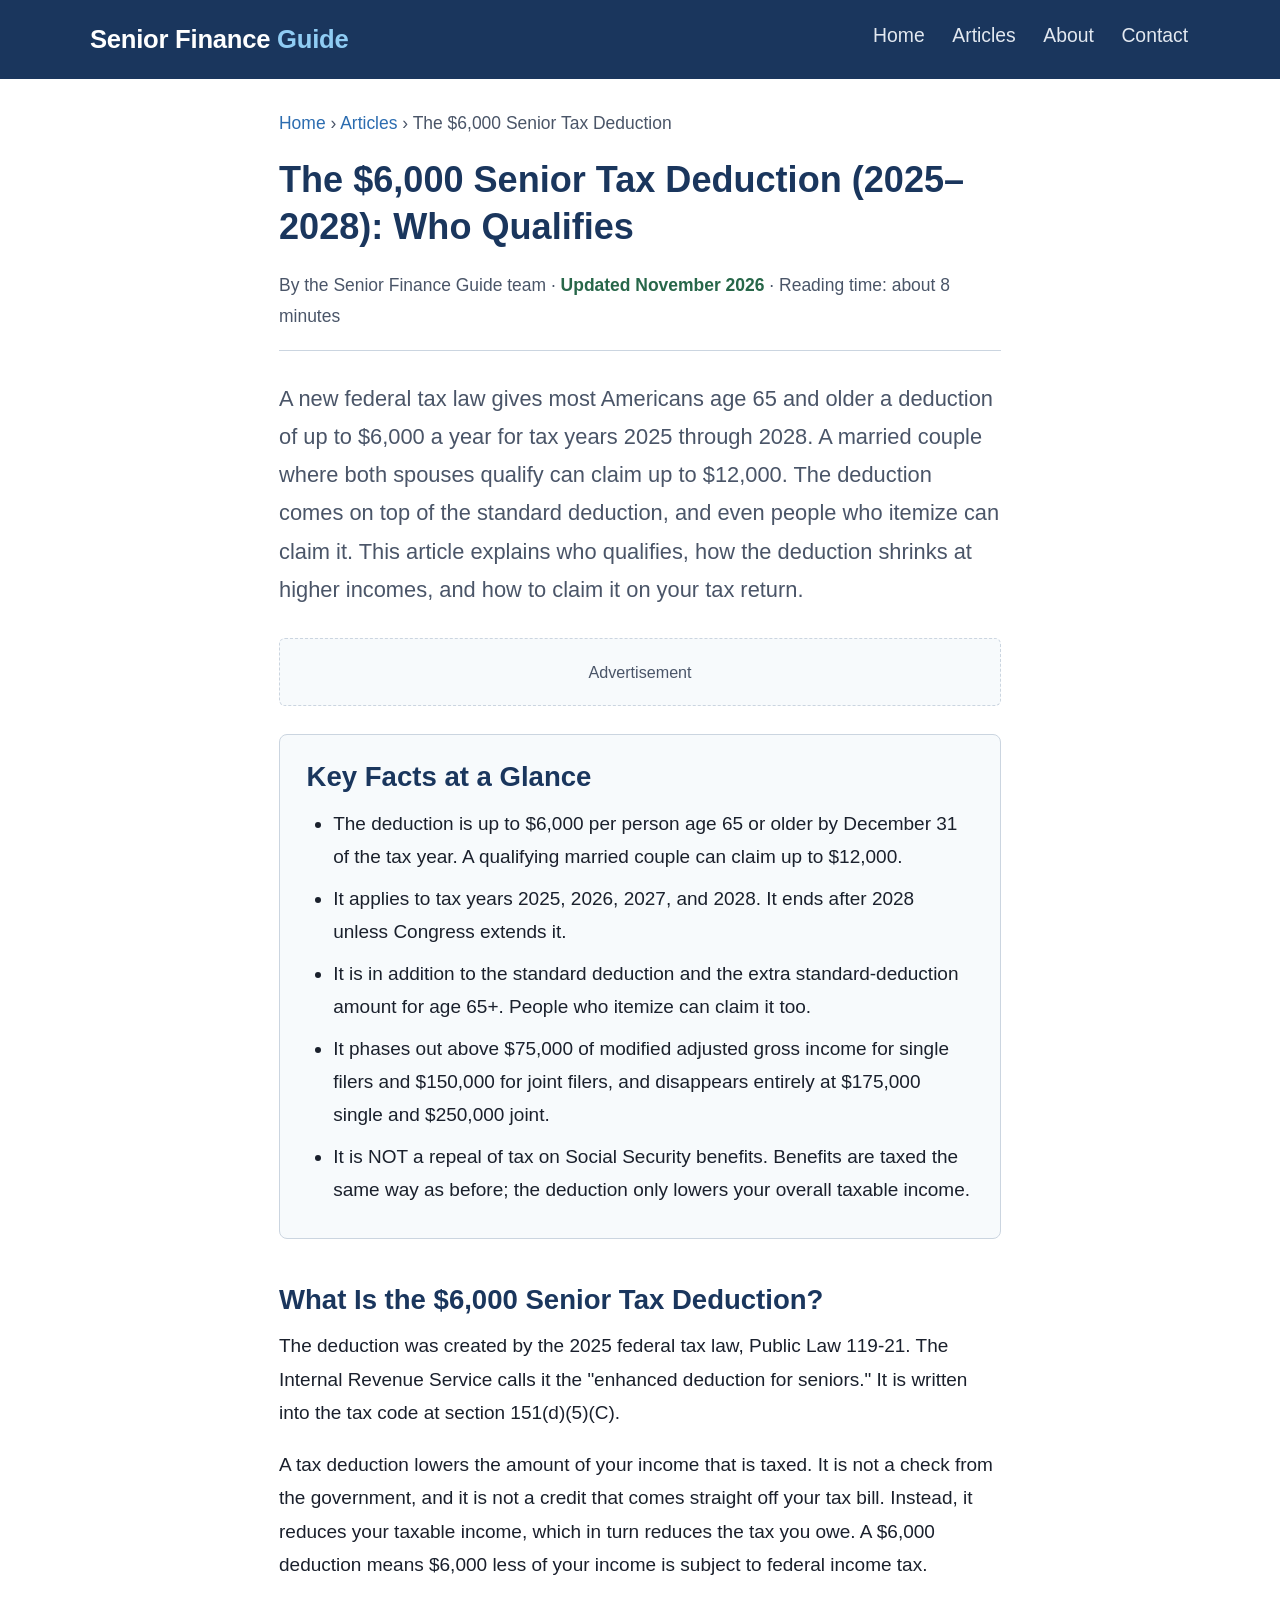
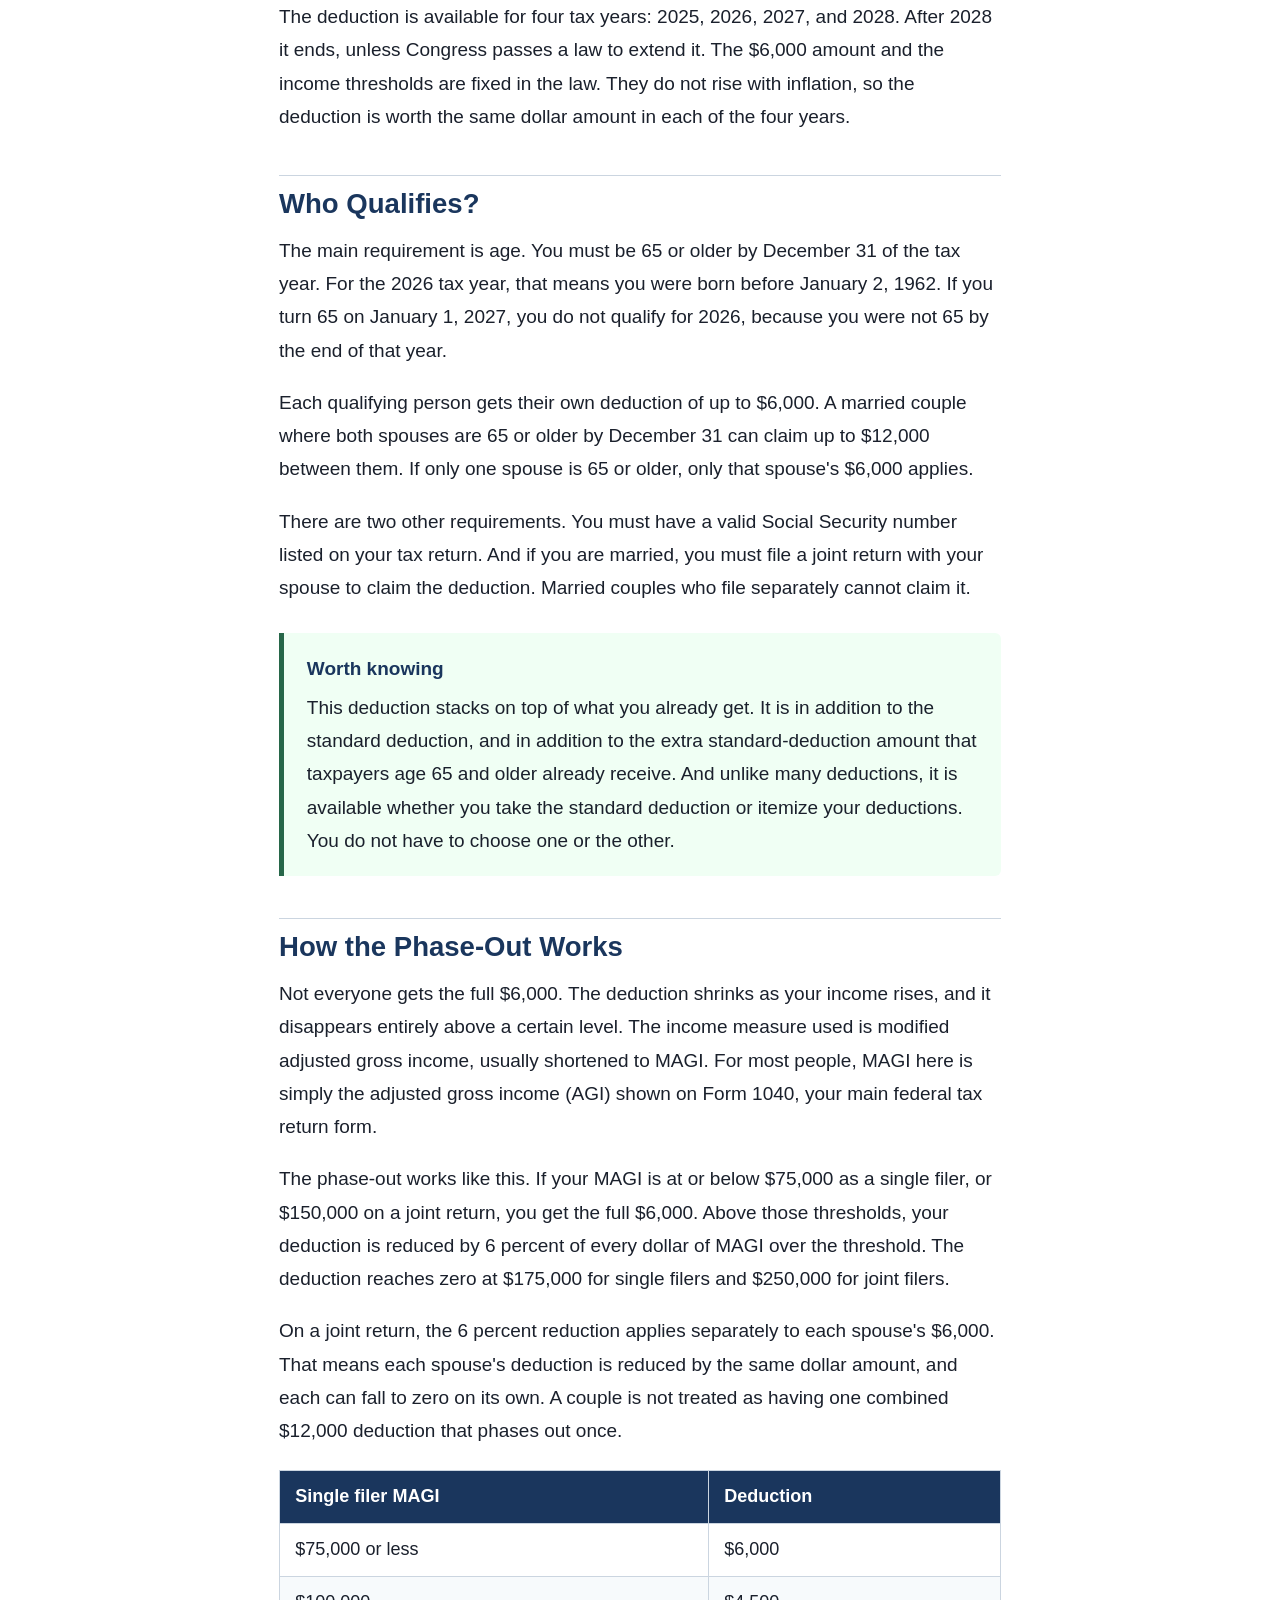
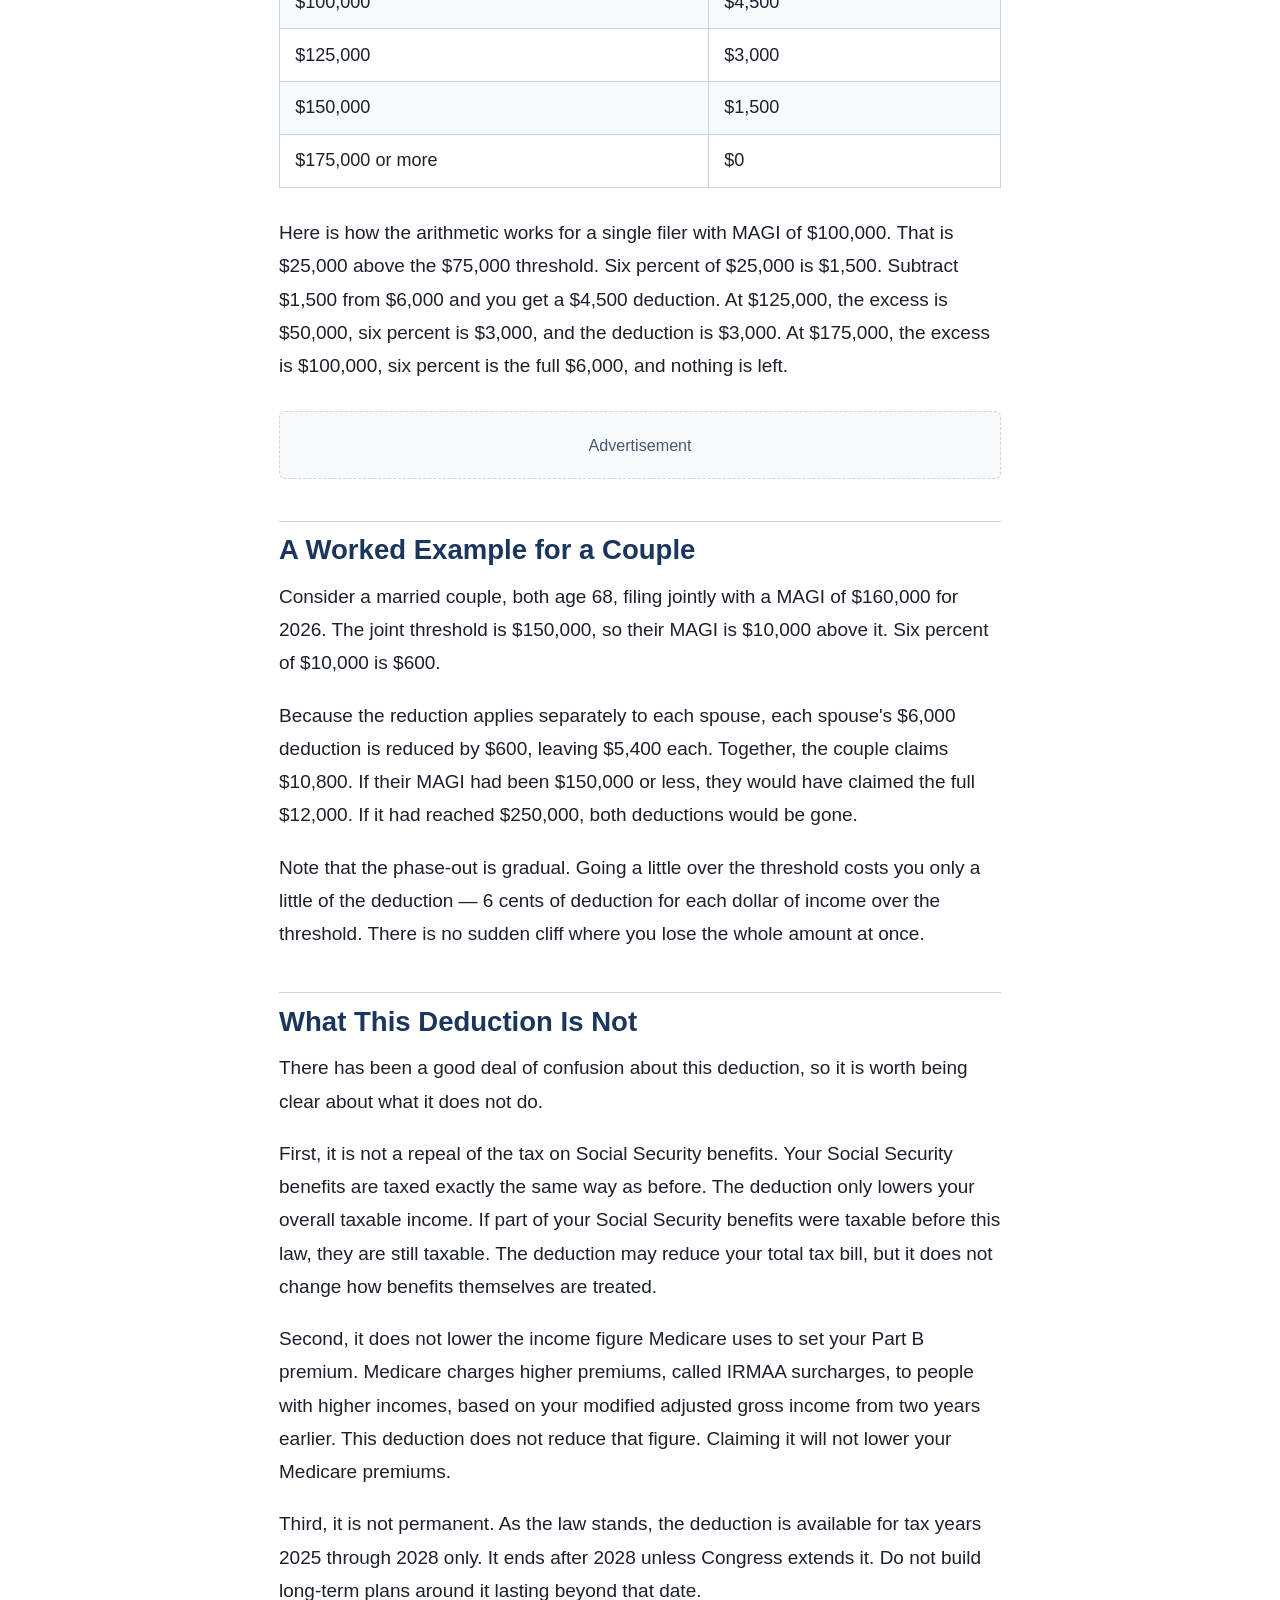
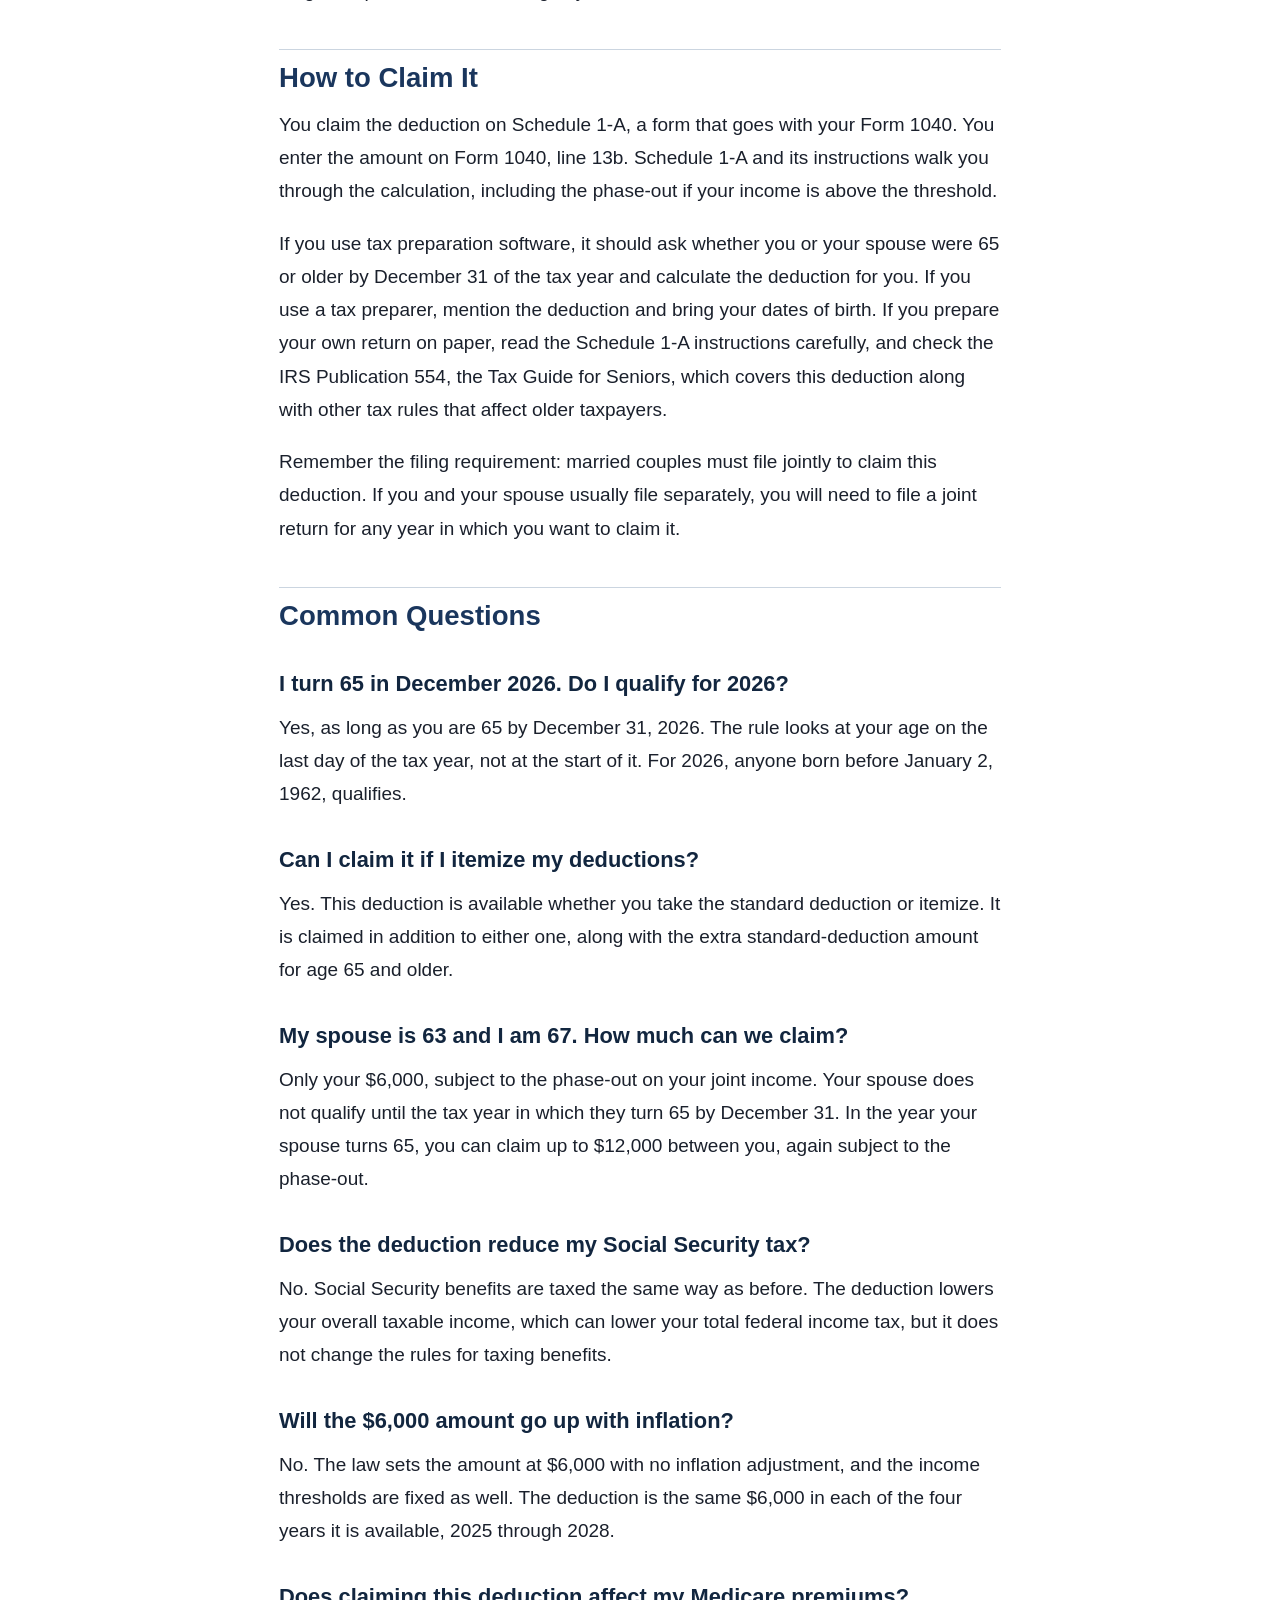
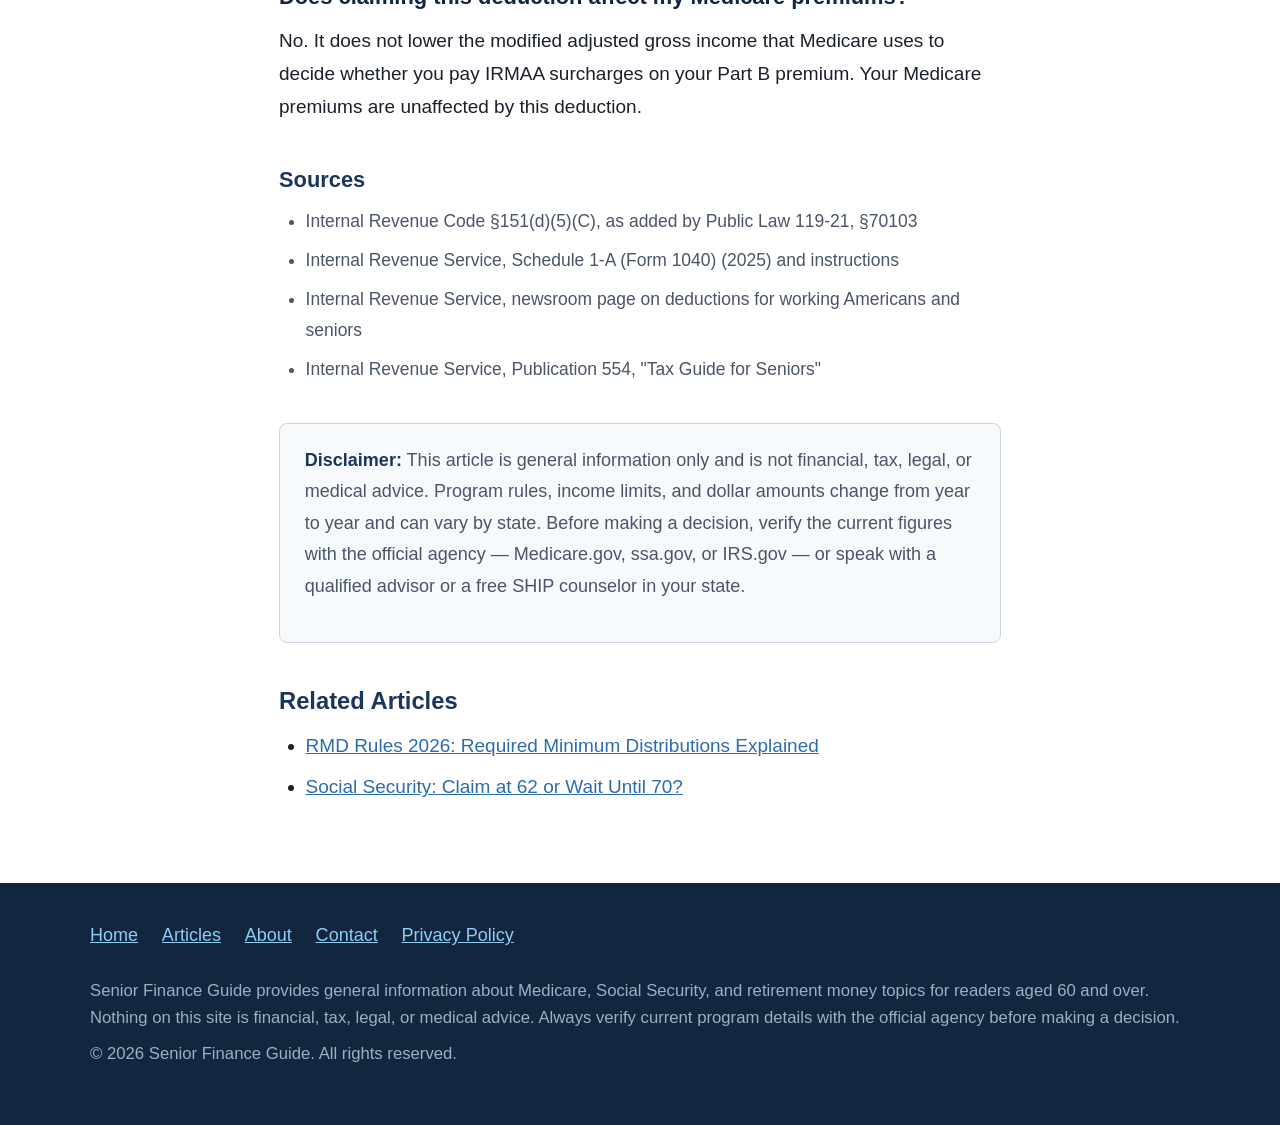
<file: articles/senior-tax-deduction-6000.html>
<!DOCTYPE html>
<html lang="en">
<head>
<!-- Google tag (gtag.js) -->
  <script async src="https://www.googletagmanager.com/gtag/js?id=G-E7WRM2TSTG"></script>
  <script>
    window.dataLayer = window.dataLayer || [];
    function gtag(){dataLayer.push(arguments);}
    gtag('js', new Date());
    gtag('config', 'G-E7WRM2TSTG');
    </script>
  <meta charset="UTF-8">
  <meta name="viewport" content="width=device-width, initial-scale=1.0">
  <title>The $6,000 Senior Tax Deduction | Senior Finance Guide</title>
  <meta name="description" content="The $6,000 senior tax deduction applies for tax years 2025-2028. Learn who qualifies, how the phase-out works, and how to claim it on Schedule 1-A.">
  <link rel="stylesheet" href="../styles.css">
</head>
<body>
  <header class="site-header">
    <div class="header-inner">
      <a class="site-brand" href="../index.html">Senior Finance <span>Guide</span></a>
      <nav class="site-nav" aria-label="Main navigation">
        <ul>
          <li><a href="../index.html">Home</a></li>
          <li><a href="../index.html#articles">Articles</a></li>
          <li><a href="../about.html">About</a></li>
          <li><a href="../contact.html">Contact</a></li>
        </ul>
      </nav>
    </div>
  </header>

  <main class="container">
    <p class="breadcrumb"><a href="../index.html">Home</a> &rsaquo; <a href="../index.html#articles">Articles</a> &rsaquo; The $6,000 Senior Tax Deduction</p>

    <h1>The $6,000 Senior Tax Deduction (2025&ndash;2028): Who Qualifies</h1>
    <p class="article-meta">By the Senior Finance Guide team &middot; <span class="updated">Updated November 2026</span> &middot; Reading time: about 8 minutes</p>

    <p class="lead">A new federal tax law gives most Americans age 65 and older a deduction of up to $6,000 a year for tax years 2025 through 2028. A married couple where both spouses qualify can claim up to $12,000. The deduction comes on top of the standard deduction, and even people who itemize can claim it. This article explains who qualifies, how the deduction shrinks at higher incomes, and how to claim it on your tax return.</p>

    <!-- AdSense placeholder: leave exactly as is; do not add ad code -->
    <!-- Ad slot: header leaderboard (AdSense code goes here once the site is approved) -->
    <div class="ad-slot" role="complementary" aria-label="Advertisement placeholder">Advertisement</div>

    <div class="key-facts">
      <h2>Key Facts at a Glance</h2>
      <ul>
        <li>The deduction is up to $6,000 per person age 65 or older by December 31 of the tax year. A qualifying married couple can claim up to $12,000.</li>
        <li>It applies to tax years 2025, 2026, 2027, and 2028. It ends after 2028 unless Congress extends it.</li>
        <li>It is in addition to the standard deduction and the extra standard-deduction amount for age 65+. People who itemize can claim it too.</li>
        <li>It phases out above $75,000 of modified adjusted gross income for single filers and $150,000 for joint filers, and disappears entirely at $175,000 single and $250,000 joint.</li>
        <li>It is NOT a repeal of tax on Social Security benefits. Benefits are taxed the same way as before; the deduction only lowers your overall taxable income.</li>
      </ul>
    </div>

    <h2>What Is the $6,000 Senior Tax Deduction?</h2>
    <p>The deduction was created by the 2025 federal tax law, Public Law 119-21. The Internal Revenue Service calls it the "enhanced deduction for seniors." It is written into the tax code at section 151(d)(5)(C).</p>
    <p>A tax deduction lowers the amount of your income that is taxed. It is not a check from the government, and it is not a credit that comes straight off your tax bill. Instead, it reduces your taxable income, which in turn reduces the tax you owe. A $6,000 deduction means $6,000 less of your income is subject to federal income tax.</p>
    <p>The deduction is available for four tax years: 2025, 2026, 2027, and 2028. After 2028 it ends, unless Congress passes a law to extend it. The $6,000 amount and the income thresholds are fixed in the law. They do not rise with inflation, so the deduction is worth the same dollar amount in each of the four years.</p>

    <h2>Who Qualifies?</h2>
    <p>The main requirement is age. You must be 65 or older by December 31 of the tax year. For the 2026 tax year, that means you were born before January 2, 1962. If you turn 65 on January 1, 2027, you do not qualify for 2026, because you were not 65 by the end of that year.</p>
    <p>Each qualifying person gets their own deduction of up to $6,000. A married couple where both spouses are 65 or older by December 31 can claim up to $12,000 between them. If only one spouse is 65 or older, only that spouse's $6,000 applies.</p>
    <p>There are two other requirements. You must have a valid Social Security number listed on your tax return. And if you are married, you must file a joint return with your spouse to claim the deduction. Married couples who file separately cannot claim it.</p>

    <div class="callout callout-key">
      <p class="callout-title">Worth knowing</p>
      <p>This deduction stacks on top of what you already get. It is in addition to the standard deduction, and in addition to the extra standard-deduction amount that taxpayers age 65 and older already receive. And unlike many deductions, it is available whether you take the standard deduction or itemize your deductions. You do not have to choose one or the other.</p>
    </div>

    <h2>How the Phase-Out Works</h2>
    <p>Not everyone gets the full $6,000. The deduction shrinks as your income rises, and it disappears entirely above a certain level. The income measure used is modified adjusted gross income, usually shortened to MAGI. For most people, MAGI here is simply the adjusted gross income (AGI) shown on Form 1040, your main federal tax return form.</p>
    <p>The phase-out works like this. If your MAGI is at or below $75,000 as a single filer, or $150,000 on a joint return, you get the full $6,000. Above those thresholds, your deduction is reduced by 6 percent of every dollar of MAGI over the threshold. The deduction reaches zero at $175,000 for single filers and $250,000 for joint filers.</p>
    <p>On a joint return, the 6 percent reduction applies separately to each spouse's $6,000. That means each spouse's deduction is reduced by the same dollar amount, and each can fall to zero on its own. A couple is not treated as having one combined $12,000 deduction that phases out once.</p>

    <div class="table-wrap">
      <table>
        <thead>
          <tr><th>Single filer MAGI</th><th>Deduction</th></tr>
        </thead>
        <tbody>
          <tr><td>$75,000 or less</td><td>$6,000</td></tr>
          <tr><td>$100,000</td><td>$4,500</td></tr>
          <tr><td>$125,000</td><td>$3,000</td></tr>
          <tr><td>$150,000</td><td>$1,500</td></tr>
          <tr><td>$175,000 or more</td><td>$0</td></tr>
        </tbody>
      </table>
    </div>

    <p>Here is how the arithmetic works for a single filer with MAGI of $100,000. That is $25,000 above the $75,000 threshold. Six percent of $25,000 is $1,500. Subtract $1,500 from $6,000 and you get a $4,500 deduction. At $125,000, the excess is $50,000, six percent is $3,000, and the deduction is $3,000. At $175,000, the excess is $100,000, six percent is the full $6,000, and nothing is left.</p>

    <!-- AdSense placeholder: leave exactly as is; do not add ad code -->
    <!-- Ad slot: in-article (AdSense code goes here once the site is approved) -->
    <div class="ad-slot" role="complementary" aria-label="Advertisement placeholder">Advertisement</div>

    <h2>A Worked Example for a Couple</h2>
    <p>Consider a married couple, both age 68, filing jointly with a MAGI of $160,000 for 2026. The joint threshold is $150,000, so their MAGI is $10,000 above it. Six percent of $10,000 is $600.</p>
    <p>Because the reduction applies separately to each spouse, each spouse's $6,000 deduction is reduced by $600, leaving $5,400 each. Together, the couple claims $10,800. If their MAGI had been $150,000 or less, they would have claimed the full $12,000. If it had reached $250,000, both deductions would be gone.</p>
    <p>Note that the phase-out is gradual. Going a little over the threshold costs you only a little of the deduction &mdash; 6 cents of deduction for each dollar of income over the threshold. There is no sudden cliff where you lose the whole amount at once.</p>

    <h2>What This Deduction Is Not</h2>
    <p>There has been a good deal of confusion about this deduction, so it is worth being clear about what it does not do.</p>
    <p>First, it is not a repeal of the tax on Social Security benefits. Your Social Security benefits are taxed exactly the same way as before. The deduction only lowers your overall taxable income. If part of your Social Security benefits were taxable before this law, they are still taxable. The deduction may reduce your total tax bill, but it does not change how benefits themselves are treated.</p>
    <p>Second, it does not lower the income figure Medicare uses to set your Part B premium. Medicare charges higher premiums, called IRMAA surcharges, to people with higher incomes, based on your modified adjusted gross income from two years earlier. This deduction does not reduce that figure. Claiming it will not lower your Medicare premiums.</p>
    <p>Third, it is not permanent. As the law stands, the deduction is available for tax years 2025 through 2028 only. It ends after 2028 unless Congress extends it. Do not build long-term plans around it lasting beyond that date.</p>

    <h2>How to Claim It</h2>
    <p>You claim the deduction on Schedule 1-A, a form that goes with your Form 1040. You enter the amount on Form 1040, line 13b. Schedule 1-A and its instructions walk you through the calculation, including the phase-out if your income is above the threshold.</p>
    <p>If you use tax preparation software, it should ask whether you or your spouse were 65 or older by December 31 of the tax year and calculate the deduction for you. If you use a tax preparer, mention the deduction and bring your dates of birth. If you prepare your own return on paper, read the Schedule 1-A instructions carefully, and check the IRS Publication 554, the Tax Guide for Seniors, which covers this deduction along with other tax rules that affect older taxpayers.</p>
    <p>Remember the filing requirement: married couples must file jointly to claim this deduction. If you and your spouse usually file separately, you will need to file a joint return for any year in which you want to claim it.</p>

    <h2>Common Questions</h2>
    <h3>I turn 65 in December 2026. Do I qualify for 2026?</h3>
    <p>Yes, as long as you are 65 by December 31, 2026. The rule looks at your age on the last day of the tax year, not at the start of it. For 2026, anyone born before January 2, 1962, qualifies.</p>
    <h3>Can I claim it if I itemize my deductions?</h3>
    <p>Yes. This deduction is available whether you take the standard deduction or itemize. It is claimed in addition to either one, along with the extra standard-deduction amount for age 65 and older.</p>
    <h3>My spouse is 63 and I am 67. How much can we claim?</h3>
    <p>Only your $6,000, subject to the phase-out on your joint income. Your spouse does not qualify until the tax year in which they turn 65 by December 31. In the year your spouse turns 65, you can claim up to $12,000 between you, again subject to the phase-out.</p>
    <h3>Does the deduction reduce my Social Security tax?</h3>
    <p>No. Social Security benefits are taxed the same way as before. The deduction lowers your overall taxable income, which can lower your total federal income tax, but it does not change the rules for taxing benefits.</p>
    <h3>Will the $6,000 amount go up with inflation?</h3>
    <p>No. The law sets the amount at $6,000 with no inflation adjustment, and the income thresholds are fixed as well. The deduction is the same $6,000 in each of the four years it is available, 2025 through 2028.</p>
    <h3>Does claiming this deduction affect my Medicare premiums?</h3>
    <p>No. It does not lower the modified adjusted gross income that Medicare uses to decide whether you pay IRMAA surcharges on your Part B premium. Your Medicare premiums are unaffected by this deduction.</p>

    <div class="sources">
      <h2>Sources</h2>
      <ul>
        <li>Internal Revenue Code &sect;151(d)(5)(C), as added by Public Law 119-21, &sect;70103</li>
        <li>Internal Revenue Service, Schedule 1-A (Form 1040) (2025) and instructions</li>
        <li>Internal Revenue Service, newsroom page on deductions for working Americans and seniors</li>
        <li>Internal Revenue Service, Publication 554, "Tax Guide for Seniors"</li>
      </ul>
    </div>

    <div class="disclaimer-box">
      <p><strong>Disclaimer:</strong> This article is general information only and is not financial, tax, legal, or medical advice. Program rules, income limits, and dollar amounts change from year to year and can vary by state. Before making a decision, verify the current figures with the official agency — Medicare.gov, ssa.gov, or IRS.gov — or speak with a qualified advisor or a free SHIP counselor in your state.</p>
    </div>

    <div class="related">
      <h2>Related Articles</h2>
      <ul>
        <li><a href="rmd-rules-2026.html">RMD Rules 2026: Required Minimum Distributions Explained</a></li>
        <li><a href="social-security-claim-62-or-70.html">Social Security: Claim at 62 or Wait Until 70?</a></li>
      </ul>
    </div>
  </main>

  <footer class="site-footer">
    <div class="footer-inner">
      <nav aria-label="Footer navigation">
        <ul>
          <li><a href="../index.html">Home</a></li>
          <li><a href="../index.html#articles">Articles</a></li>
          <li><a href="../about.html">About</a></li>
          <li><a href="../contact.html">Contact</a></li>
          <li><a href="../privacy-policy.html">Privacy Policy</a></li>
        </ul>
      </nav>
      <p class="footer-disclaimer">Senior Finance Guide provides general information about Medicare, Social Security, and retirement money topics for readers aged 60 and over. Nothing on this site is financial, tax, legal, or medical advice. Always verify current program details with the official agency before making a decision.</p>
      <p class="copyright">&copy; 2026 Senior Finance Guide. All rights reserved.</p>
    </div>
  </footer>
</body>
</html>
</file>
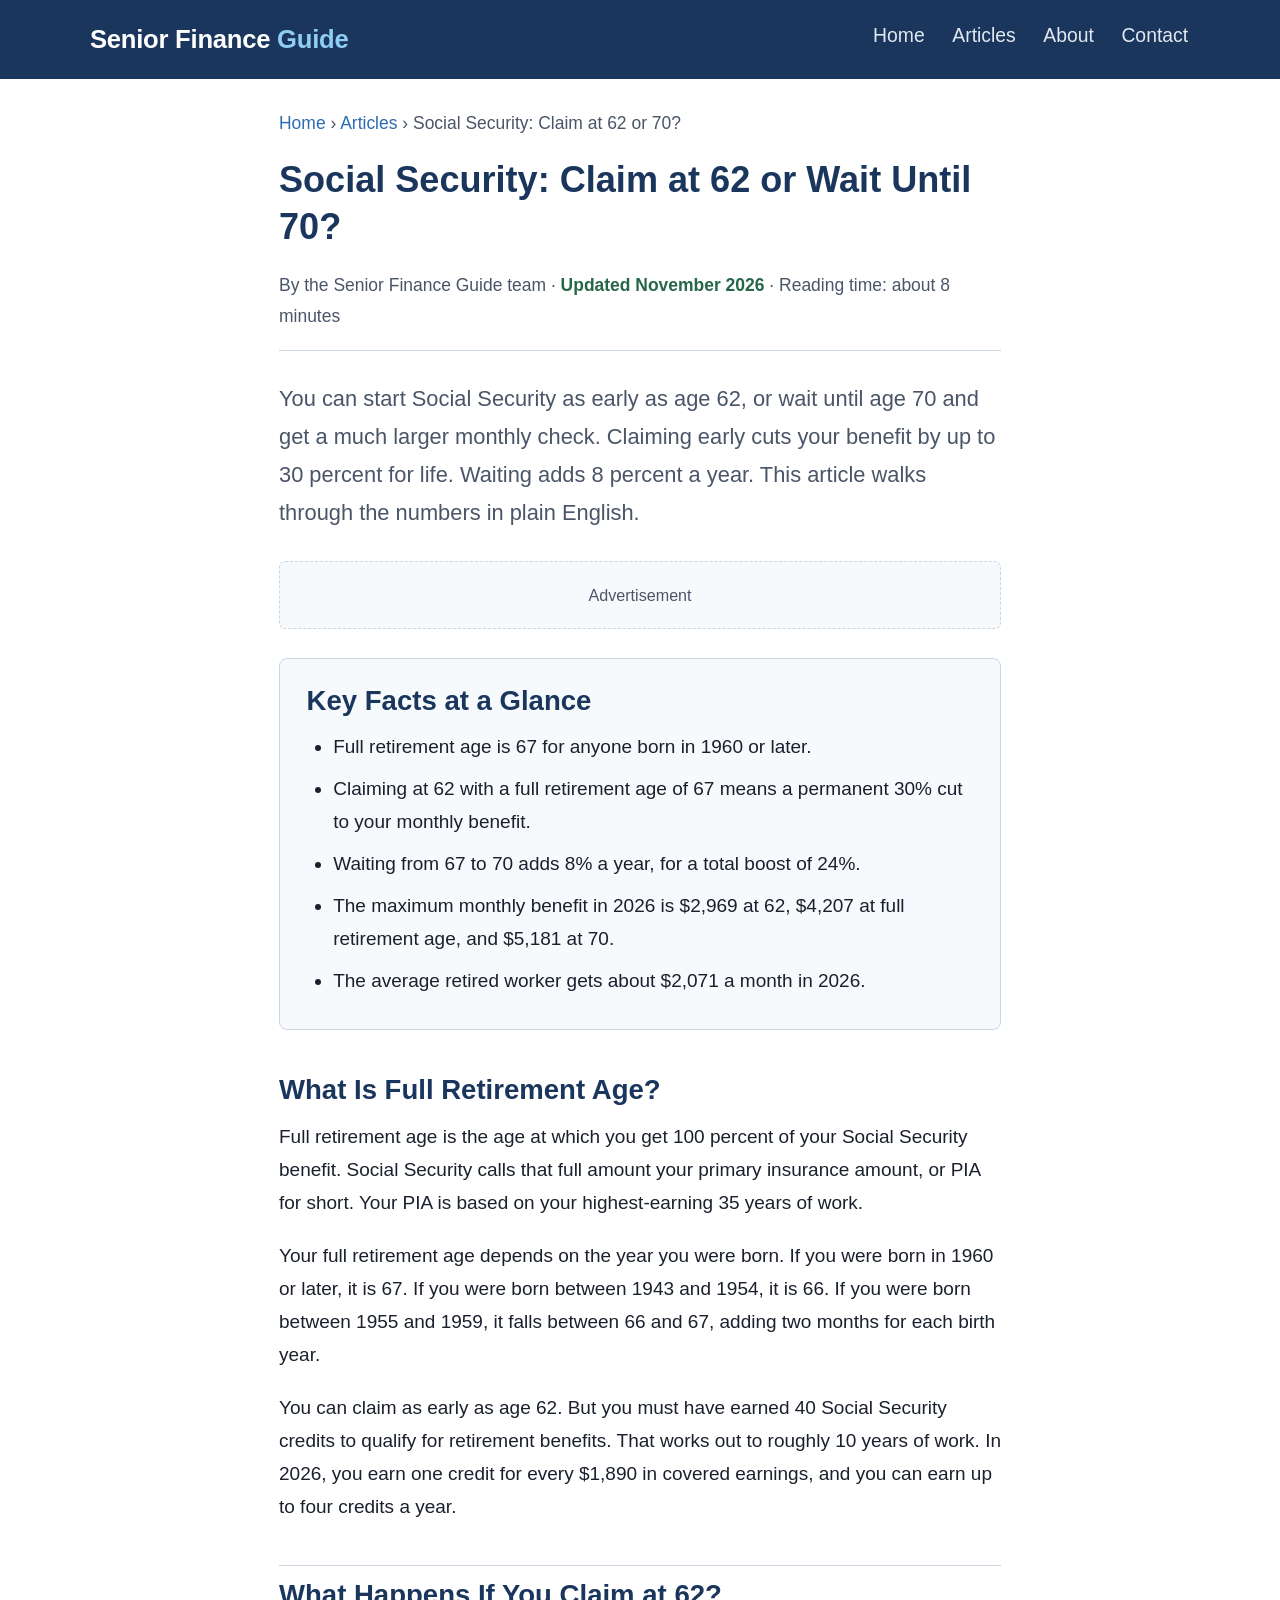
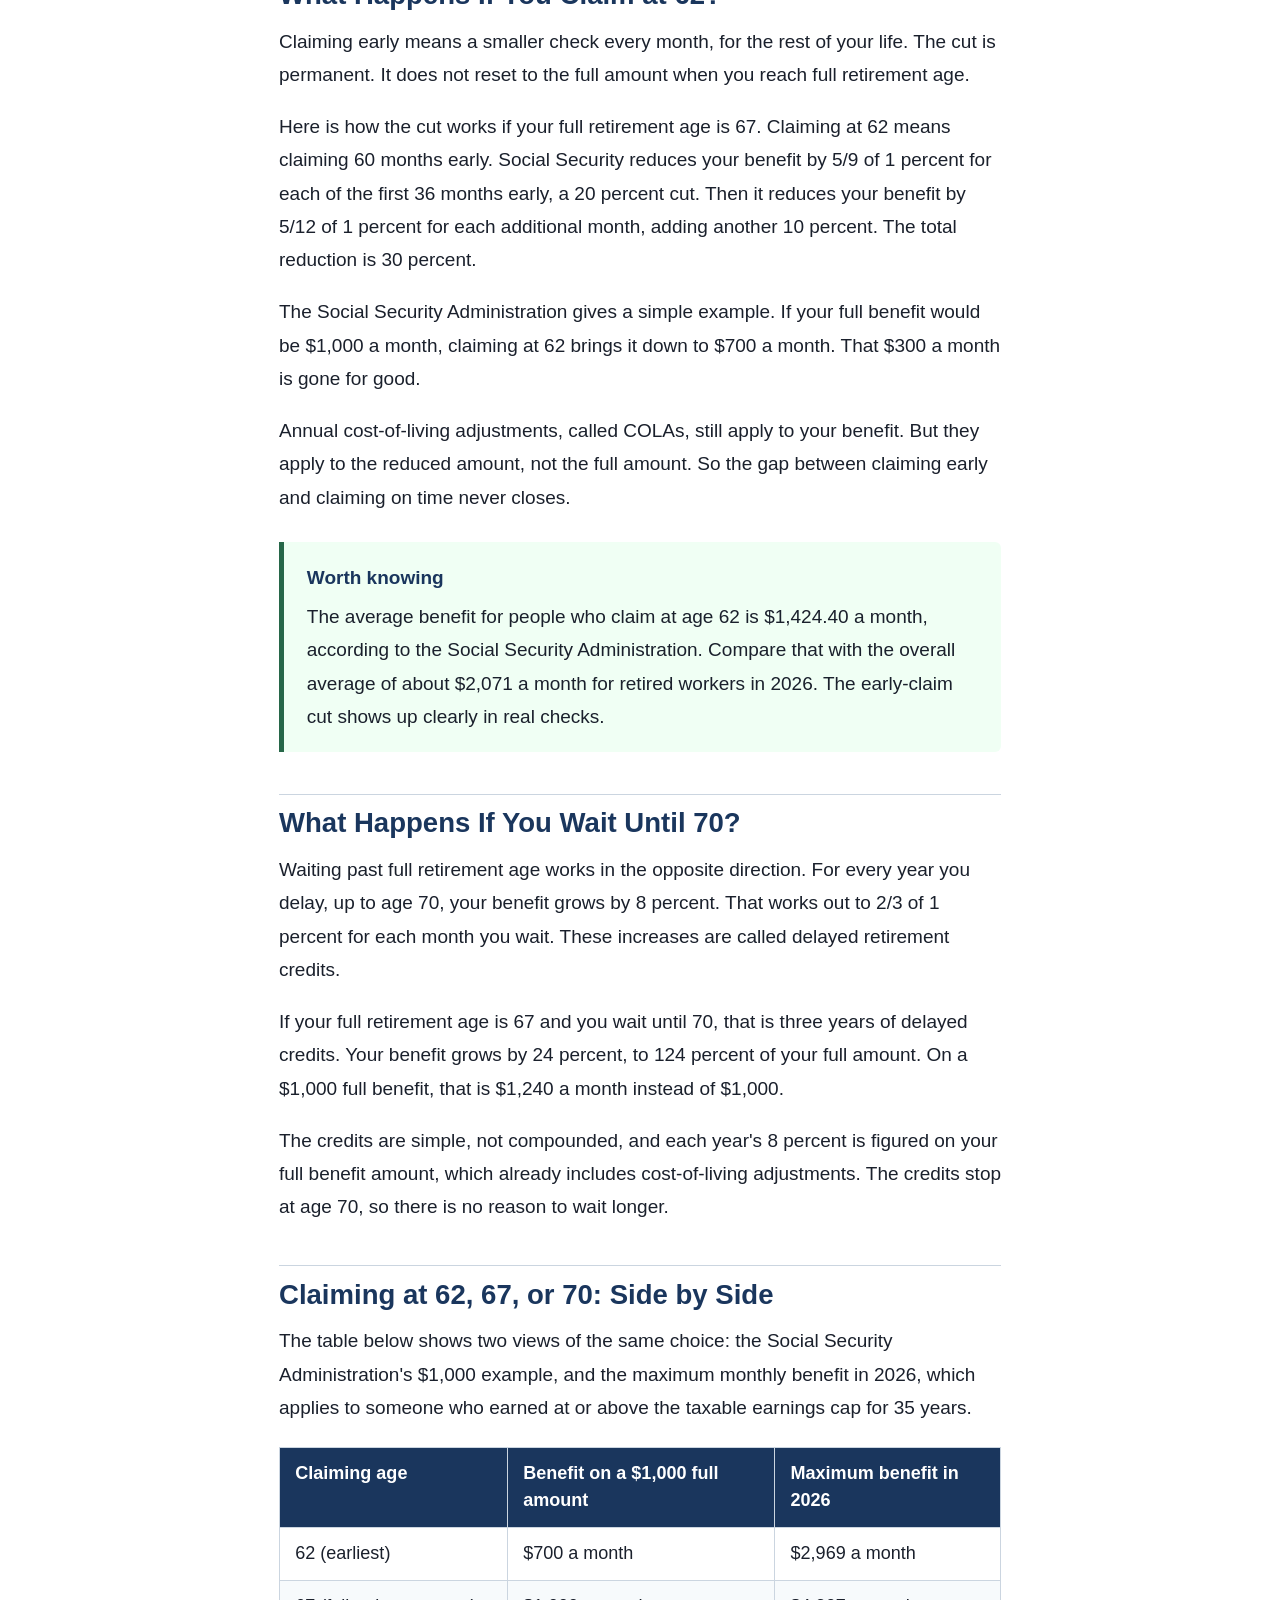
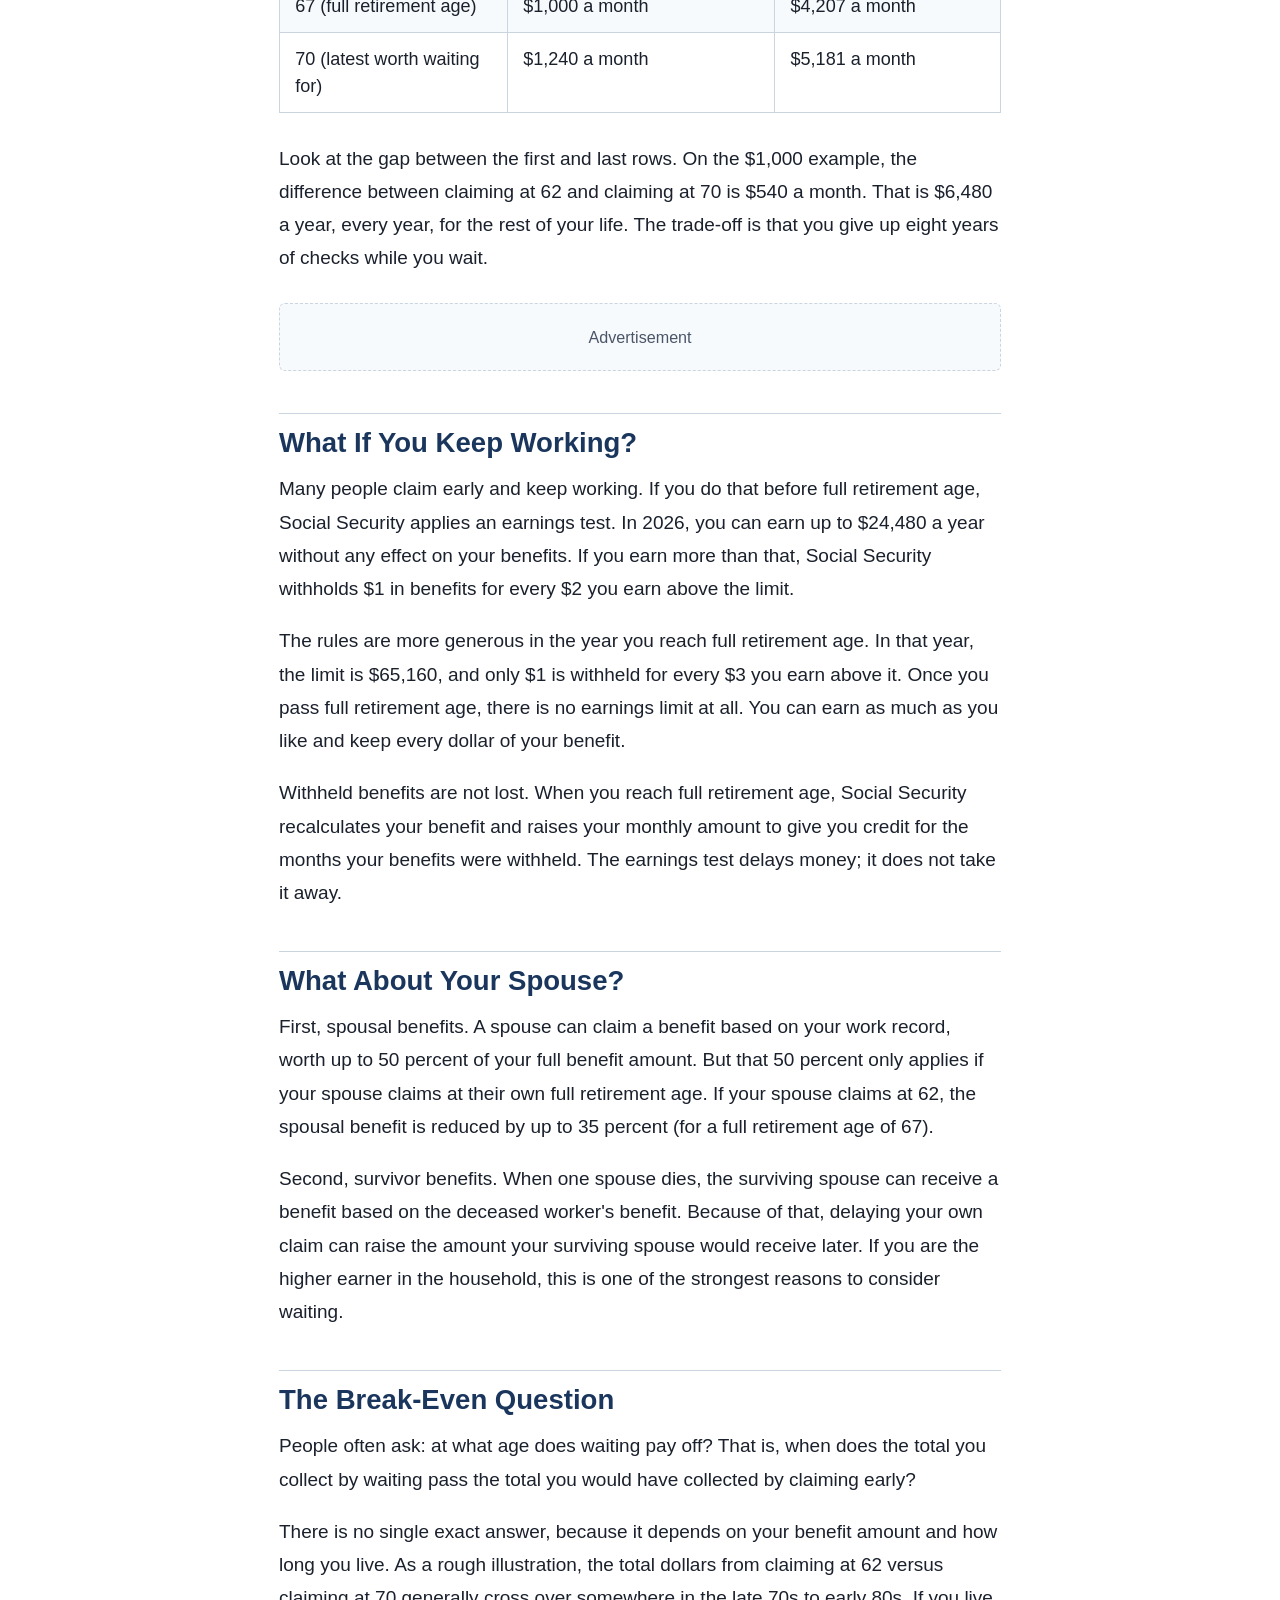
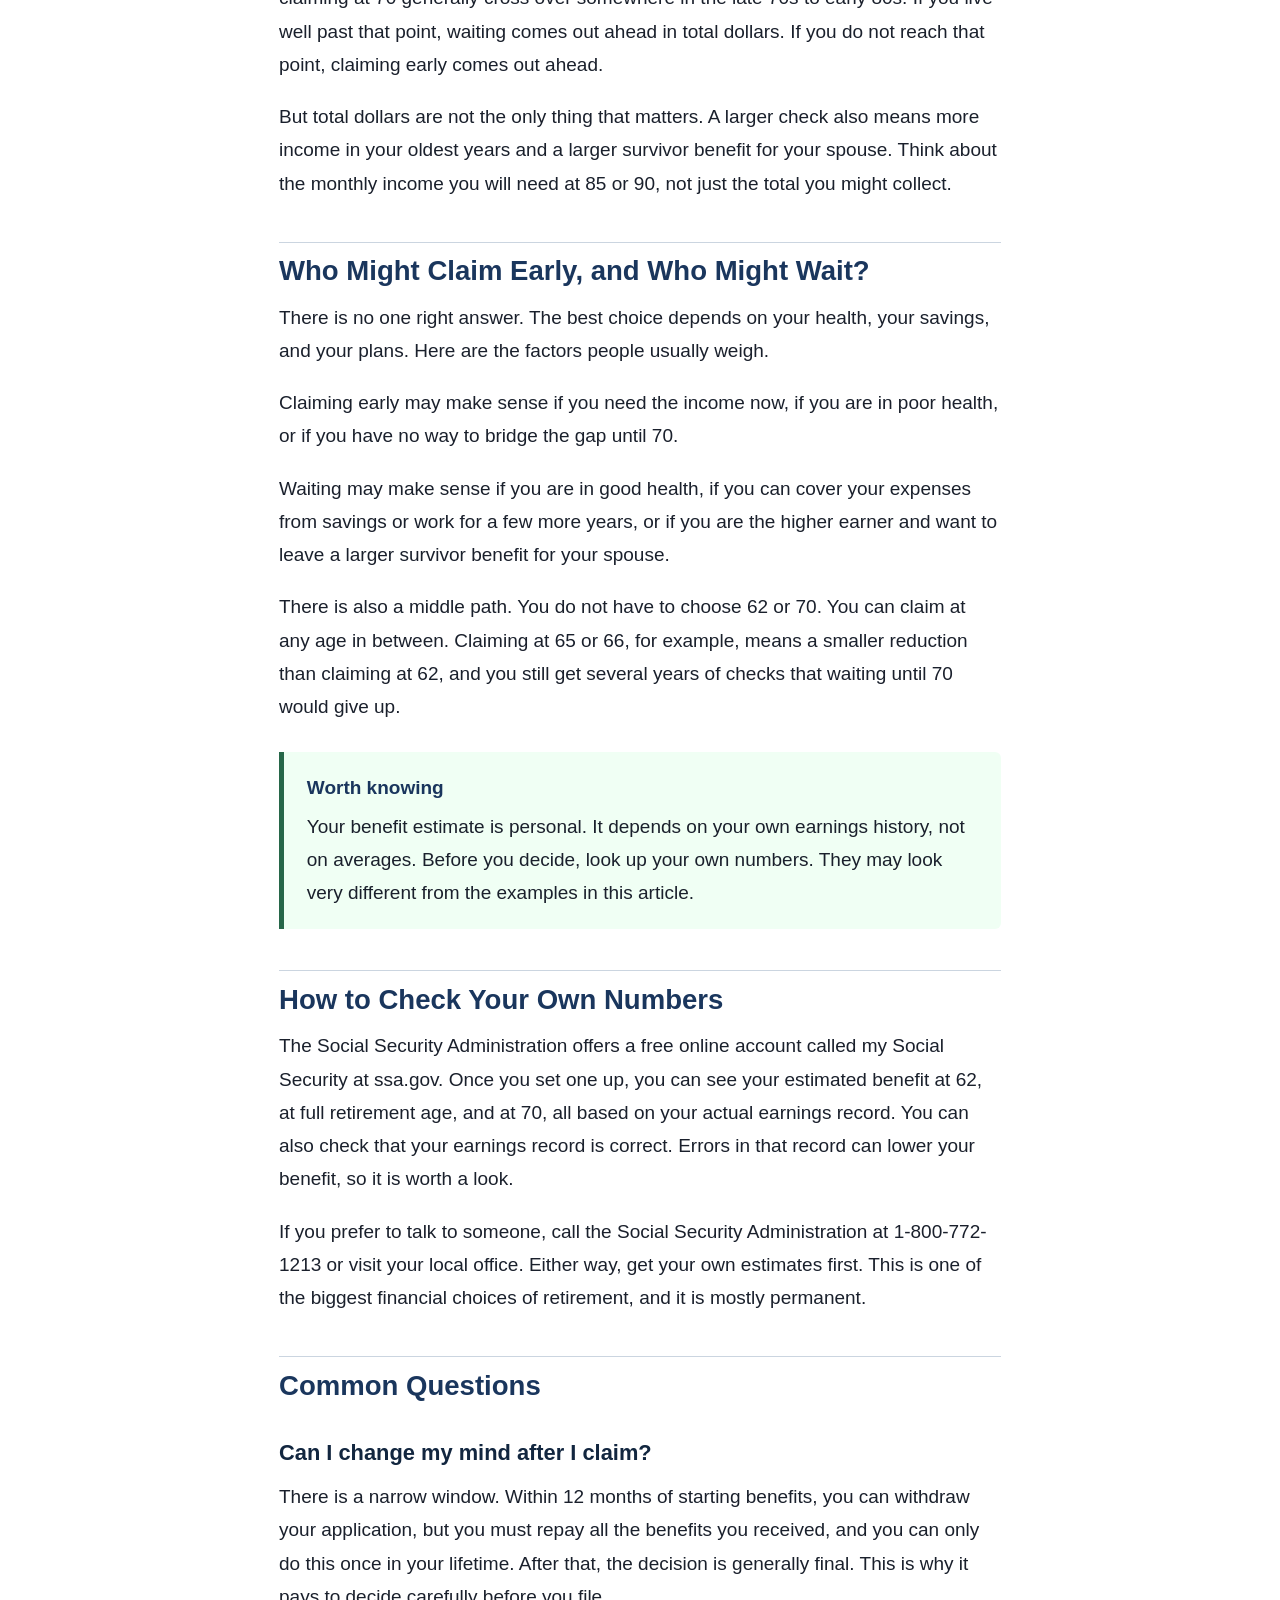
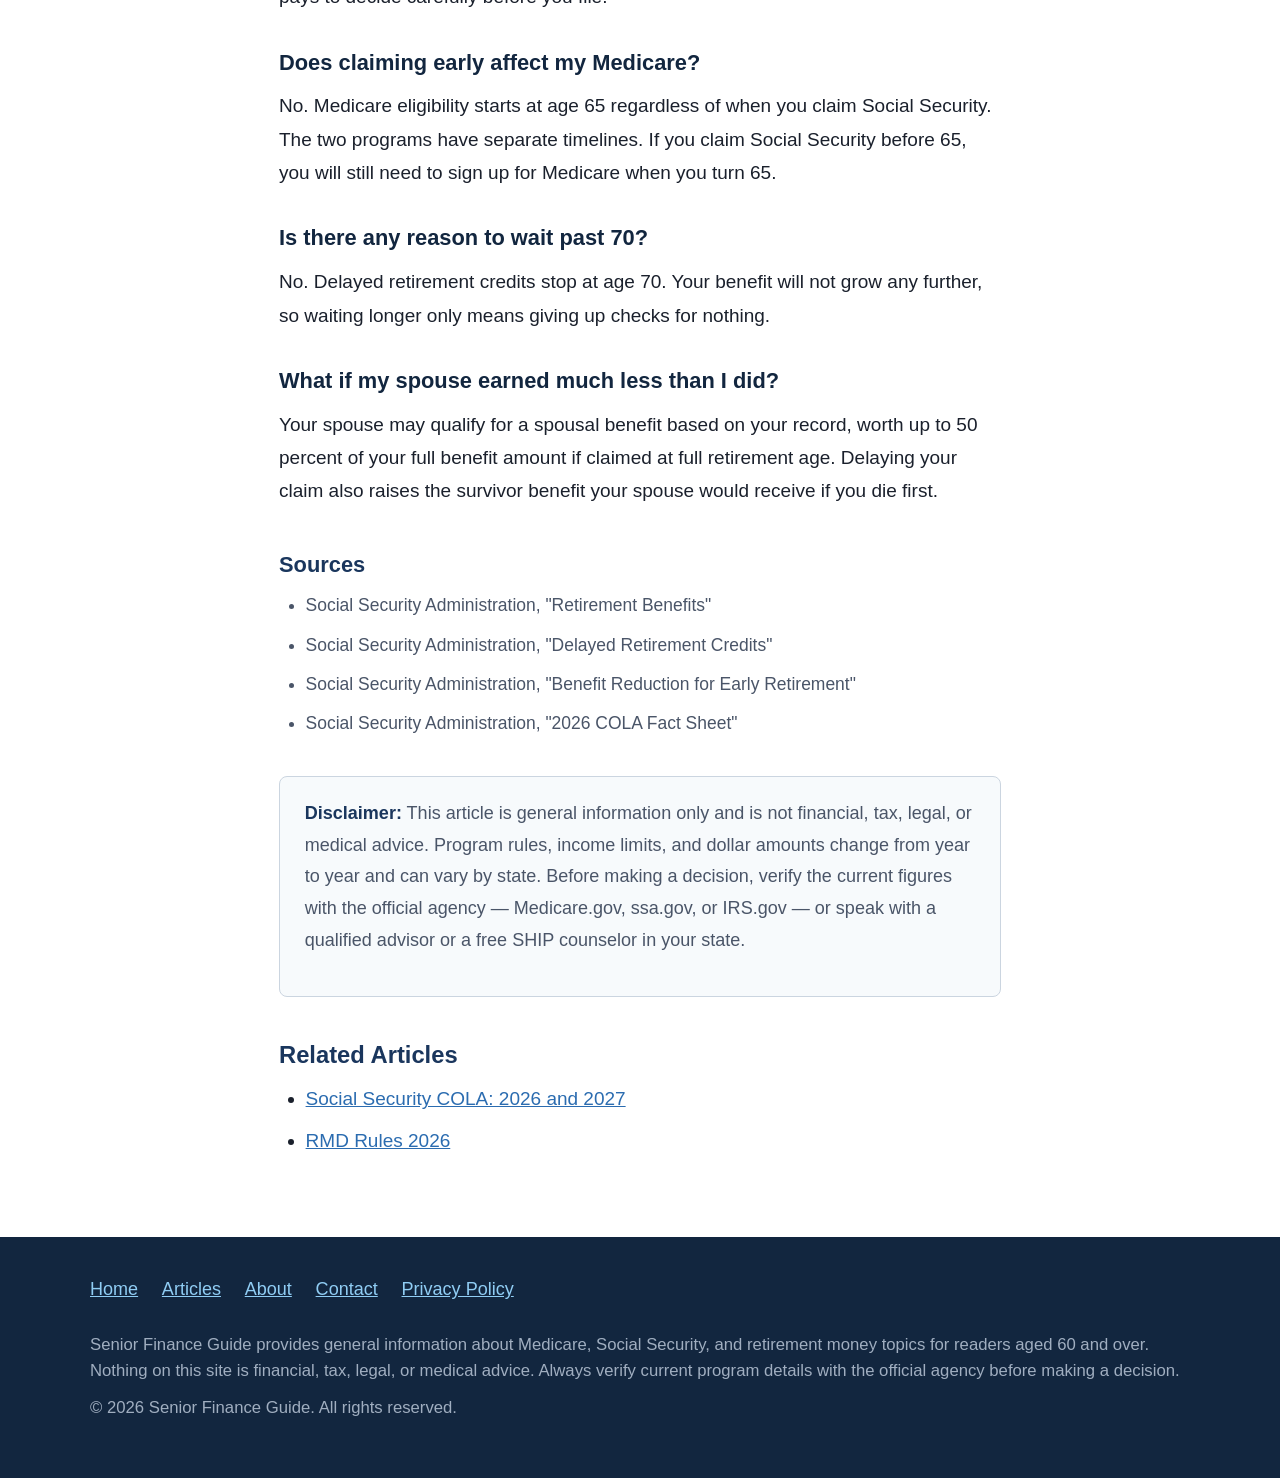
<file: articles/social-security-claim-62-or-70.html>
<!DOCTYPE html>
<html lang="en">
<head>
<!-- Google tag (gtag.js) -->
  <script async src="https://www.googletagmanager.com/gtag/js?id=G-E7WRM2TSTG"></script>
  <script>
    window.dataLayer = window.dataLayer || [];
    function gtag(){dataLayer.push(arguments);}
    gtag('js', new Date());
    gtag('config', 'G-E7WRM2TSTG');
    </script>
  <meta charset="UTF-8">
  <meta name="viewport" content="width=device-width, initial-scale=1.0">
  <title>Claim Social Security at 62 or 70? | Senior Finance Guide</title>
  <meta name="description" content="Should you claim Social Security at 62 or wait until 70? Compare the 30% cut, the 24% boost, and the earnings test in plain English.">
  <link rel="stylesheet" href="../styles.css">
</head>
<body>
  <header class="site-header">
    <div class="header-inner">
      <a class="site-brand" href="../index.html">Senior Finance <span>Guide</span></a>
      <nav class="site-nav" aria-label="Main navigation">
        <ul>
          <li><a href="../index.html">Home</a></li>
          <li><a href="../index.html#articles">Articles</a></li>
          <li><a href="../about.html">About</a></li>
          <li><a href="../contact.html">Contact</a></li>
        </ul>
      </nav>
    </div>
  </header>

  <main class="container">
    <p class="breadcrumb"><a href="../index.html">Home</a> &rsaquo; <a href="../index.html#articles">Articles</a> &rsaquo; Social Security: Claim at 62 or 70?</p>

    <!-- ONE H1 per page -->
    <h1>Social Security: Claim at 62 or Wait Until 70?</h1>
    <p class="article-meta">By the Senior Finance Guide team &middot; <span class="updated">Updated November 2026</span> &middot; Reading time: about 8 minutes</p>

    <p class="lead">You can start Social Security as early as age 62, or wait until age 70 and get a much larger monthly check. Claiming early cuts your benefit by up to 30 percent for life. Waiting adds 8 percent a year. This article walks through the numbers in plain English.</p>

    <!-- AdSense placeholder: leave exactly as is; do not add ad code -->
    <!-- Ad slot: header leaderboard (AdSense code goes here once the site is approved) -->
    <div class="ad-slot" role="complementary" aria-label="Advertisement placeholder">Advertisement</div>

    <div class="key-facts">
      <h2>Key Facts at a Glance</h2>
      <ul>
        <li>Full retirement age is 67 for anyone born in 1960 or later.</li>
        <li>Claiming at 62 with a full retirement age of 67 means a permanent 30% cut to your monthly benefit.</li>
        <li>Waiting from 67 to 70 adds 8% a year, for a total boost of 24%.</li>
        <li>The maximum monthly benefit in 2026 is $2,969 at 62, $4,207 at full retirement age, and $5,181 at 70.</li>
        <li>The average retired worker gets about $2,071 a month in 2026.</li>
      </ul>
    </div>

    <h2>What Is Full Retirement Age?</h2>
    <p>Full retirement age is the age at which you get 100 percent of your Social Security benefit. Social Security calls that full amount your primary insurance amount, or PIA for short. Your PIA is based on your highest-earning 35 years of work.</p>
    <p>Your full retirement age depends on the year you were born. If you were born in 1960 or later, it is 67. If you were born between 1943 and 1954, it is 66. If you were born between 1955 and 1959, it falls between 66 and 67, adding two months for each birth year.</p>
    <p>You can claim as early as age 62. But you must have earned 40 Social Security credits to qualify for retirement benefits. That works out to roughly 10 years of work. In 2026, you earn one credit for every $1,890 in covered earnings, and you can earn up to four credits a year.</p>

    <h2>What Happens If You Claim at 62?</h2>
    <p>Claiming early means a smaller check every month, for the rest of your life. The cut is permanent. It does not reset to the full amount when you reach full retirement age.</p>
    <p>Here is how the cut works if your full retirement age is 67. Claiming at 62 means claiming 60 months early. Social Security reduces your benefit by 5/9 of 1 percent for each of the first 36 months early, a 20 percent cut. Then it reduces your benefit by 5/12 of 1 percent for each additional month, adding another 10 percent. The total reduction is 30 percent.</p>
    <p>The Social Security Administration gives a simple example. If your full benefit would be $1,000 a month, claiming at 62 brings it down to $700 a month. That $300 a month is gone for good.</p>
    <p>Annual cost-of-living adjustments, called COLAs, still apply to your benefit. But they apply to the reduced amount, not the full amount. So the gap between claiming early and claiming on time never closes.</p>

    <div class="callout callout-key">
      <p class="callout-title">Worth knowing</p>
      <p>The average benefit for people who claim at age 62 is $1,424.40 a month, according to the Social Security Administration. Compare that with the overall average of about $2,071 a month for retired workers in 2026. The early-claim cut shows up clearly in real checks.</p>
    </div>

    <h2>What Happens If You Wait Until 70?</h2>
    <p>Waiting past full retirement age works in the opposite direction. For every year you delay, up to age 70, your benefit grows by 8 percent. That works out to 2/3 of 1 percent for each month you wait. These increases are called delayed retirement credits.</p>
    <p>If your full retirement age is 67 and you wait until 70, that is three years of delayed credits. Your benefit grows by 24 percent, to 124 percent of your full amount. On a $1,000 full benefit, that is $1,240 a month instead of $1,000.</p>
    <p>The credits are simple, not compounded, and each year's 8 percent is figured on your full benefit amount, which already includes cost-of-living adjustments. The credits stop at age 70, so there is no reason to wait longer.</p>

    <h2>Claiming at 62, 67, or 70: Side by Side</h2>
    <p>The table below shows two views of the same choice: the Social Security Administration's $1,000 example, and the maximum monthly benefit in 2026, which applies to someone who earned at or above the taxable earnings cap for 35 years.</p>

    <div class="table-wrap">
      <table>
        <thead>
          <tr><th>Claiming age</th><th>Benefit on a $1,000 full amount</th><th>Maximum benefit in 2026</th></tr>
        </thead>
        <tbody>
          <tr><td>62 (earliest)</td><td>$700 a month</td><td>$2,969 a month</td></tr>
          <tr><td>67 (full retirement age)</td><td>$1,000 a month</td><td>$4,207 a month</td></tr>
          <tr><td>70 (latest worth waiting for)</td><td>$1,240 a month</td><td>$5,181 a month</td></tr>
        </tbody>
      </table>
    </div>

    <p>Look at the gap between the first and last rows. On the $1,000 example, the difference between claiming at 62 and claiming at 70 is $540 a month. That is $6,480 a year, every year, for the rest of your life. The trade-off is that you give up eight years of checks while you wait.</p>

    <!-- AdSense placeholder: leave exactly as is; do not add ad code -->
    <!-- Ad slot: in-article (AdSense code goes here once the site is approved) -->
    <div class="ad-slot" role="complementary" aria-label="Advertisement placeholder">Advertisement</div>

    <h2>What If You Keep Working?</h2>
    <p>Many people claim early and keep working. If you do that before full retirement age, Social Security applies an earnings test. In 2026, you can earn up to $24,480 a year without any effect on your benefits. If you earn more than that, Social Security withholds $1 in benefits for every $2 you earn above the limit.</p>
    <p>The rules are more generous in the year you reach full retirement age. In that year, the limit is $65,160, and only $1 is withheld for every $3 you earn above it. Once you pass full retirement age, there is no earnings limit at all. You can earn as much as you like and keep every dollar of your benefit.</p>
    <p>Withheld benefits are not lost. When you reach full retirement age, Social Security recalculates your benefit and raises your monthly amount to give you credit for the months your benefits were withheld. The earnings test delays money; it does not take it away.</p>

    <h2>What About Your Spouse?</h2>
    <p>First, spousal benefits. A spouse can claim a benefit based on your work record, worth up to 50 percent of your full benefit amount. But that 50 percent only applies if your spouse claims at their own full retirement age. If your spouse claims at 62, the spousal benefit is reduced by up to 35 percent (for a full retirement age of 67).</p>
    <p>Second, survivor benefits. When one spouse dies, the surviving spouse can receive a benefit based on the deceased worker's benefit. Because of that, delaying your own claim can raise the amount your surviving spouse would receive later. If you are the higher earner in the household, this is one of the strongest reasons to consider waiting.</p>

    <h2>The Break-Even Question</h2>
    <p>People often ask: at what age does waiting pay off? That is, when does the total you collect by waiting pass the total you would have collected by claiming early?</p>
    <p>There is no single exact answer, because it depends on your benefit amount and how long you live. As a rough illustration, the total dollars from claiming at 62 versus claiming at 70 generally cross over somewhere in the late 70s to early 80s. If you live well past that point, waiting comes out ahead in total dollars. If you do not reach that point, claiming early comes out ahead.</p>
    <p>But total dollars are not the only thing that matters. A larger check also means more income in your oldest years and a larger survivor benefit for your spouse. Think about the monthly income you will need at 85 or 90, not just the total you might collect.</p>

    <h2>Who Might Claim Early, and Who Might Wait?</h2>
    <p>There is no one right answer. The best choice depends on your health, your savings, and your plans. Here are the factors people usually weigh.</p>
    <p>Claiming early may make sense if you need the income now, if you are in poor health, or if you have no way to bridge the gap until 70.</p>
    <p>Waiting may make sense if you are in good health, if you can cover your expenses from savings or work for a few more years, or if you are the higher earner and want to leave a larger survivor benefit for your spouse.</p>
    <p>There is also a middle path. You do not have to choose 62 or 70. You can claim at any age in between. Claiming at 65 or 66, for example, means a smaller reduction than claiming at 62, and you still get several years of checks that waiting until 70 would give up.</p>

    <div class="callout callout-key">
      <p class="callout-title">Worth knowing</p>
      <p>Your benefit estimate is personal. It depends on your own earnings history, not on averages. Before you decide, look up your own numbers. They may look very different from the examples in this article.</p>
    </div>

    <h2>How to Check Your Own Numbers</h2>
    <p>The Social Security Administration offers a free online account called my Social Security at ssa.gov. Once you set one up, you can see your estimated benefit at 62, at full retirement age, and at 70, all based on your actual earnings record. You can also check that your earnings record is correct. Errors in that record can lower your benefit, so it is worth a look.</p>
    <p>If you prefer to talk to someone, call the Social Security Administration at 1-800-772-1213 or visit your local office. Either way, get your own estimates first. This is one of the biggest financial choices of retirement, and it is mostly permanent.</p>

    <h2>Common Questions</h2>
    <h3>Can I change my mind after I claim?</h3>
    <p>There is a narrow window. Within 12 months of starting benefits, you can withdraw your application, but you must repay all the benefits you received, and you can only do this once in your lifetime. After that, the decision is generally final. This is why it pays to decide carefully before you file.</p>
    <h3>Does claiming early affect my Medicare?</h3>
    <p>No. Medicare eligibility starts at age 65 regardless of when you claim Social Security. The two programs have separate timelines. If you claim Social Security before 65, you will still need to sign up for Medicare when you turn 65.</p>
    <h3>Is there any reason to wait past 70?</h3>
    <p>No. Delayed retirement credits stop at age 70. Your benefit will not grow any further, so waiting longer only means giving up checks for nothing.</p>
    <h3>What if my spouse earned much less than I did?</h3>
    <p>Your spouse may qualify for a spousal benefit based on your record, worth up to 50 percent of your full benefit amount if claimed at full retirement age. Delaying your claim also raises the survivor benefit your spouse would receive if you die first.</p>

    <div class="sources">
      <h2>Sources</h2>
      <ul>
        <li>Social Security Administration, "Retirement Benefits"</li>
        <li>Social Security Administration, "Delayed Retirement Credits"</li>
        <li>Social Security Administration, "Benefit Reduction for Early Retirement"</li>
        <li>Social Security Administration, "2026 COLA Fact Sheet"</li>
      </ul>
    </div>

    <div class="disclaimer-box">
      <p><strong>Disclaimer:</strong> This article is general information only and is not financial, tax, legal, or medical advice. Program rules, income limits, and dollar amounts change from year to year and can vary by state. Before making a decision, verify the current figures with the official agency — Medicare.gov, ssa.gov, or IRS.gov — or speak with a qualified advisor or a free SHIP counselor in your state.</p>
    </div>

    <div class="related">
      <h2>Related Articles</h2>
      <ul>
        <li><a href="social-security-cola-2026-2027.html">Social Security COLA: 2026 and 2027</a></li>
        <li><a href="rmd-rules-2026.html">RMD Rules 2026</a></li>
      </ul>
    </div>
  </main>

  <footer class="site-footer">
    <div class="footer-inner">
      <nav aria-label="Footer navigation">
        <ul>
          <li><a href="../index.html">Home</a></li>
          <li><a href="../index.html#articles">Articles</a></li>
          <li><a href="../about.html">About</a></li>
          <li><a href="../contact.html">Contact</a></li>
          <li><a href="../privacy-policy.html">Privacy Policy</a></li>
        </ul>
      </nav>
      <p class="footer-disclaimer">Senior Finance Guide provides general information about Medicare, Social Security, and retirement money topics for readers aged 60 and over. Nothing on this site is financial, tax, legal, or medical advice. Always verify current program details with the official agency before making a decision.</p>
      <p class="copyright">&copy; 2026 Senior Finance Guide. All rights reserved.</p>
    </div>
  </footer>
</body>
</html>
</file>
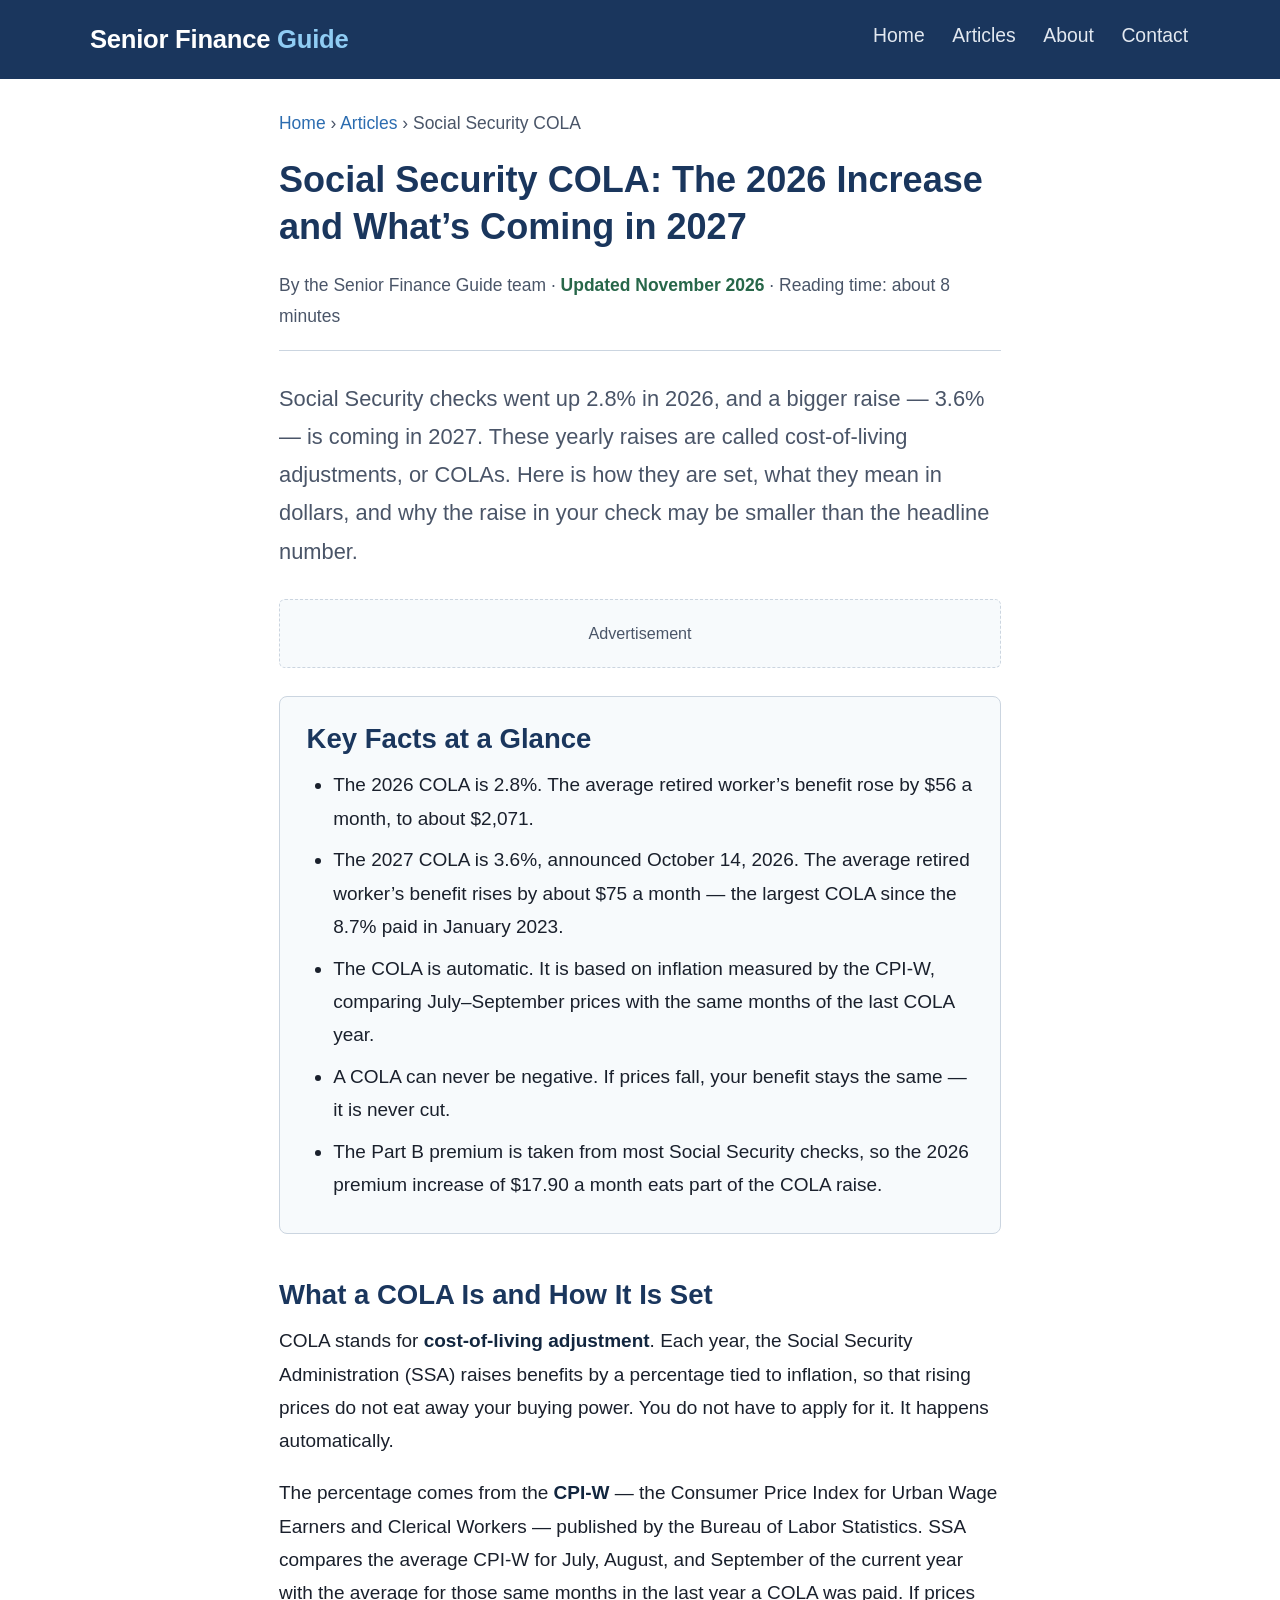
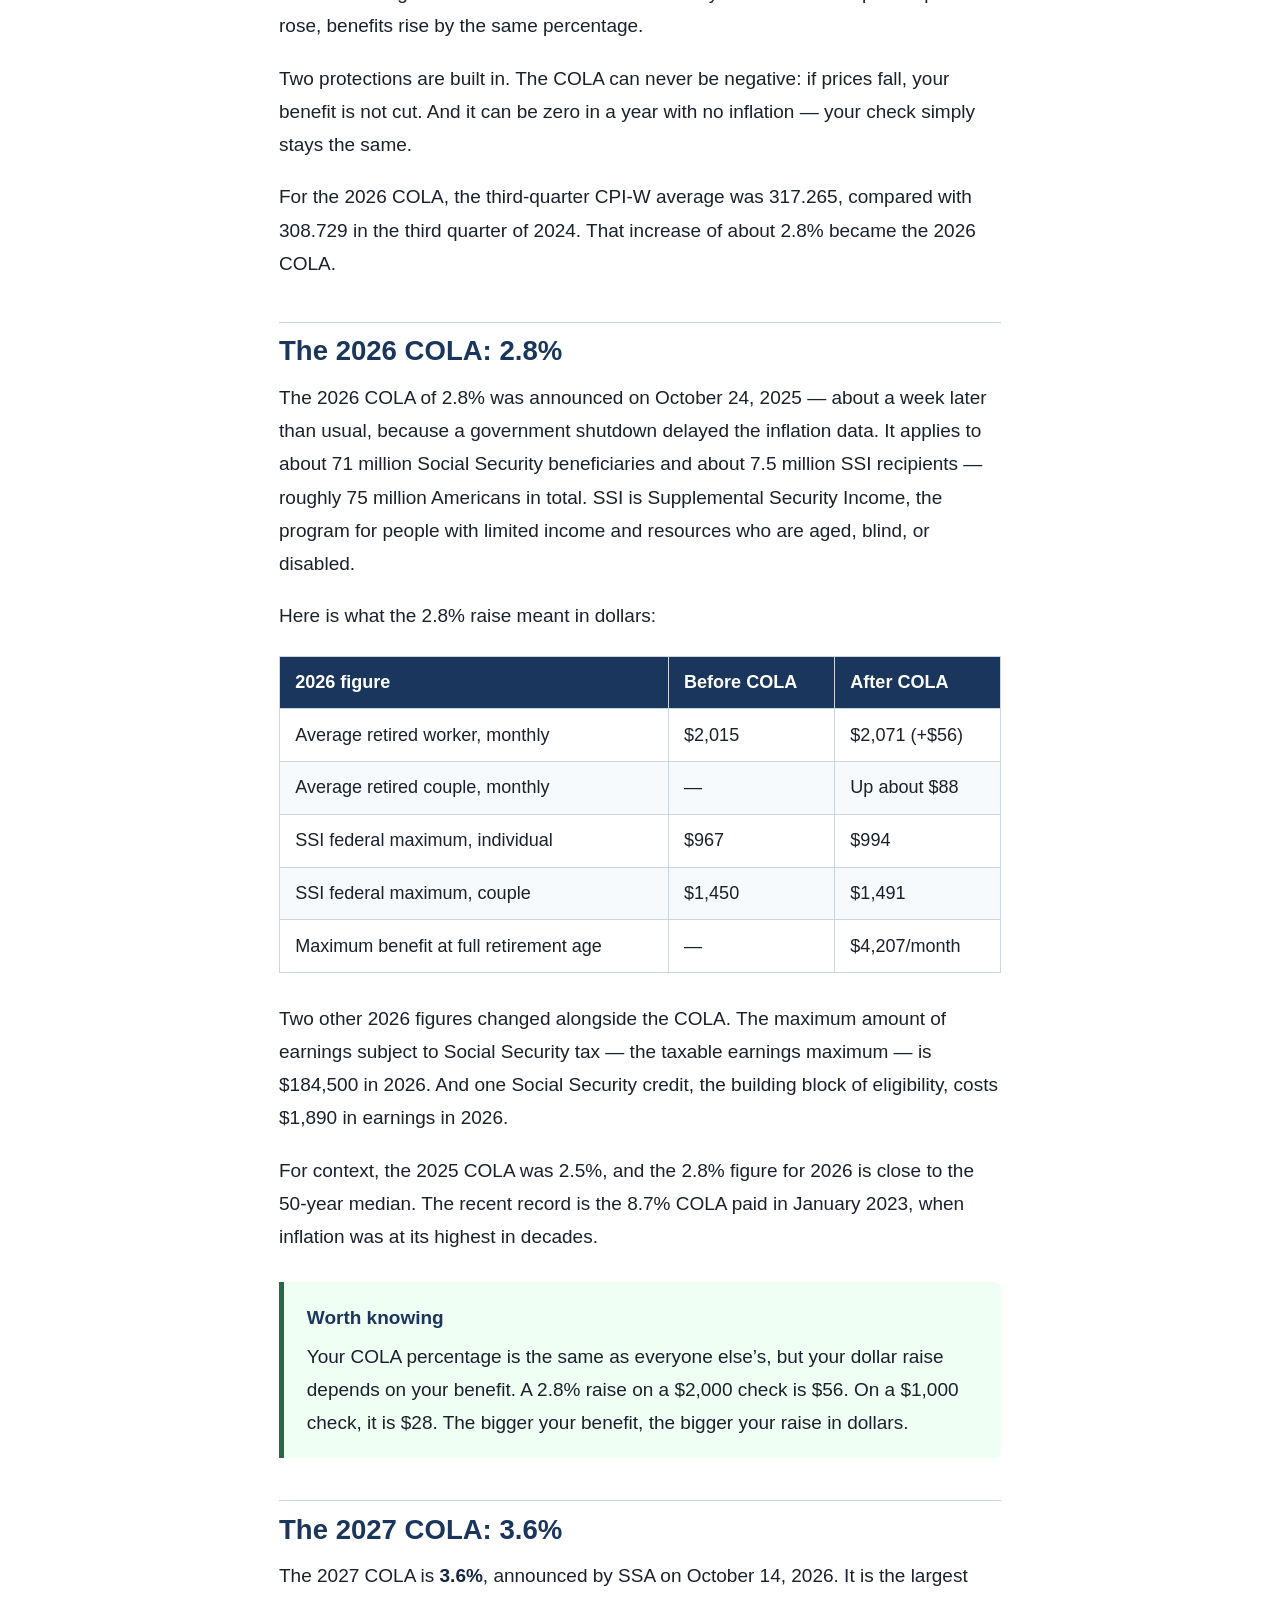
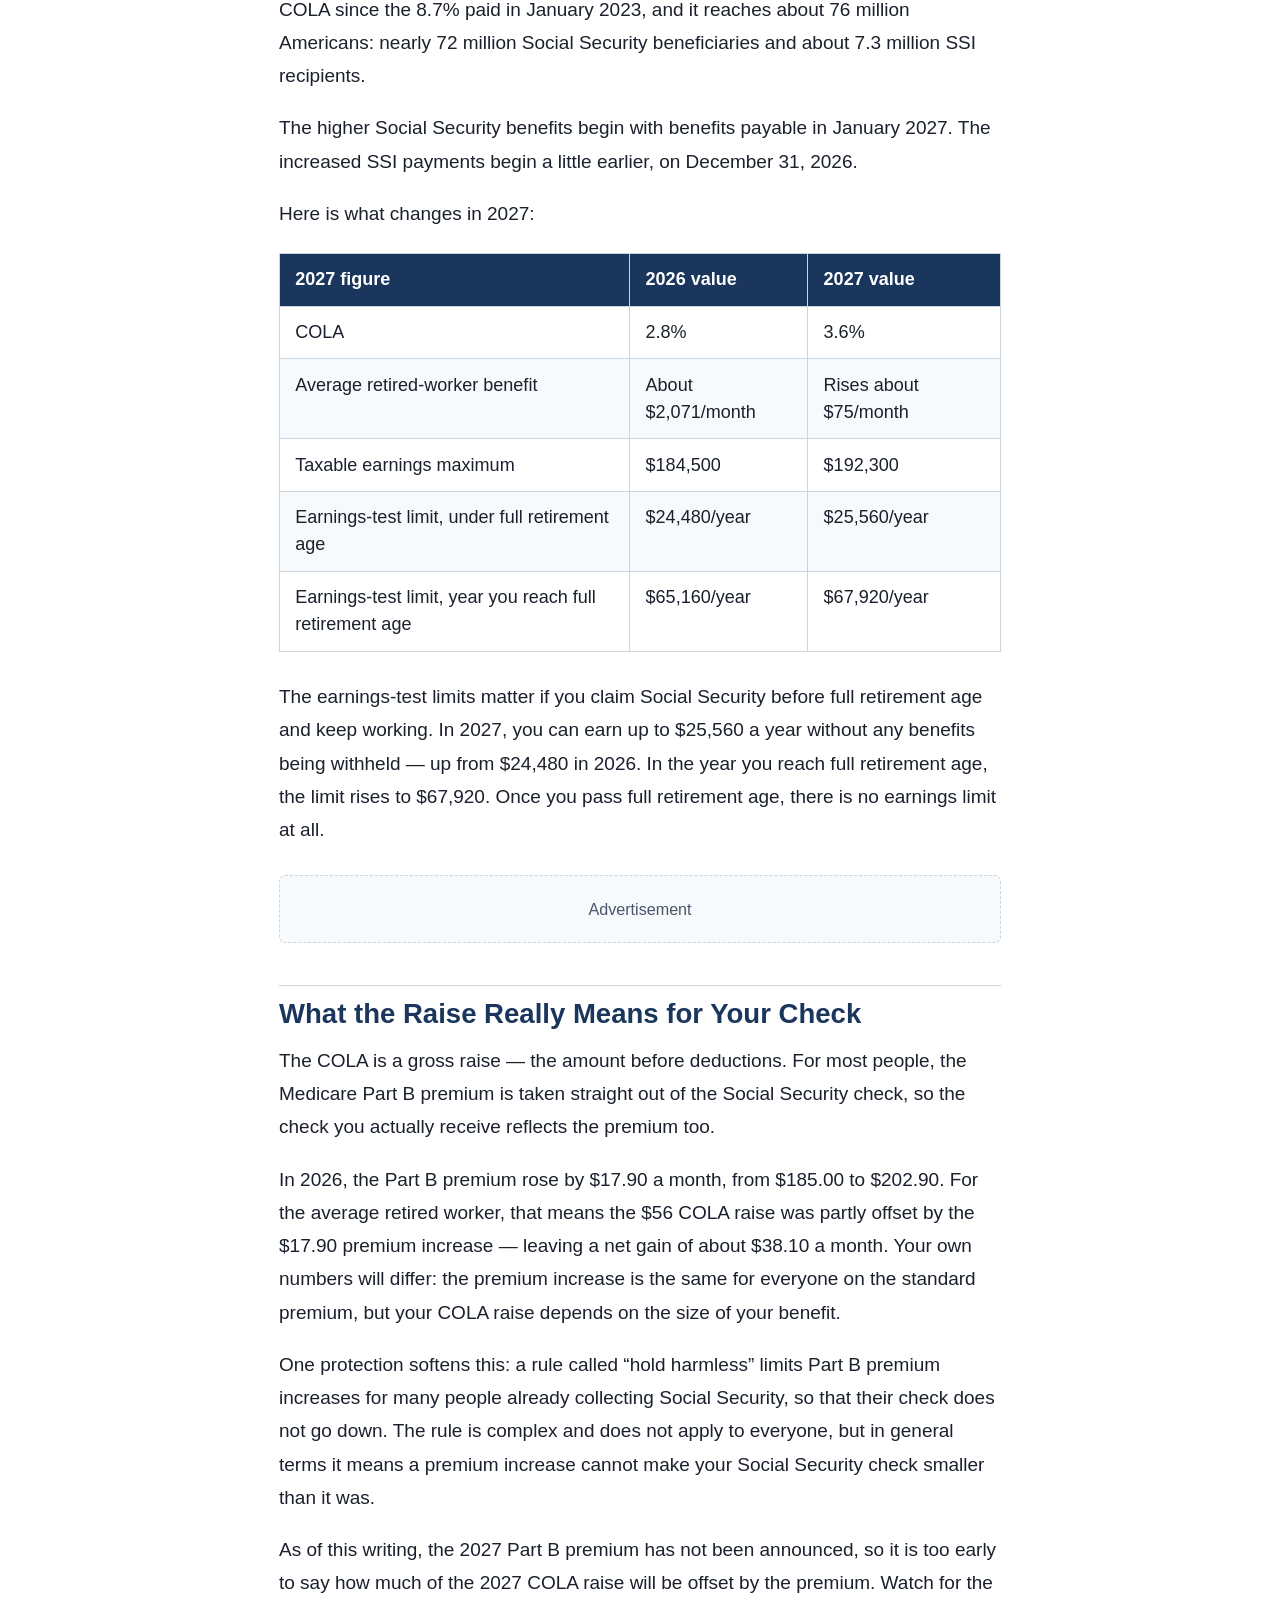
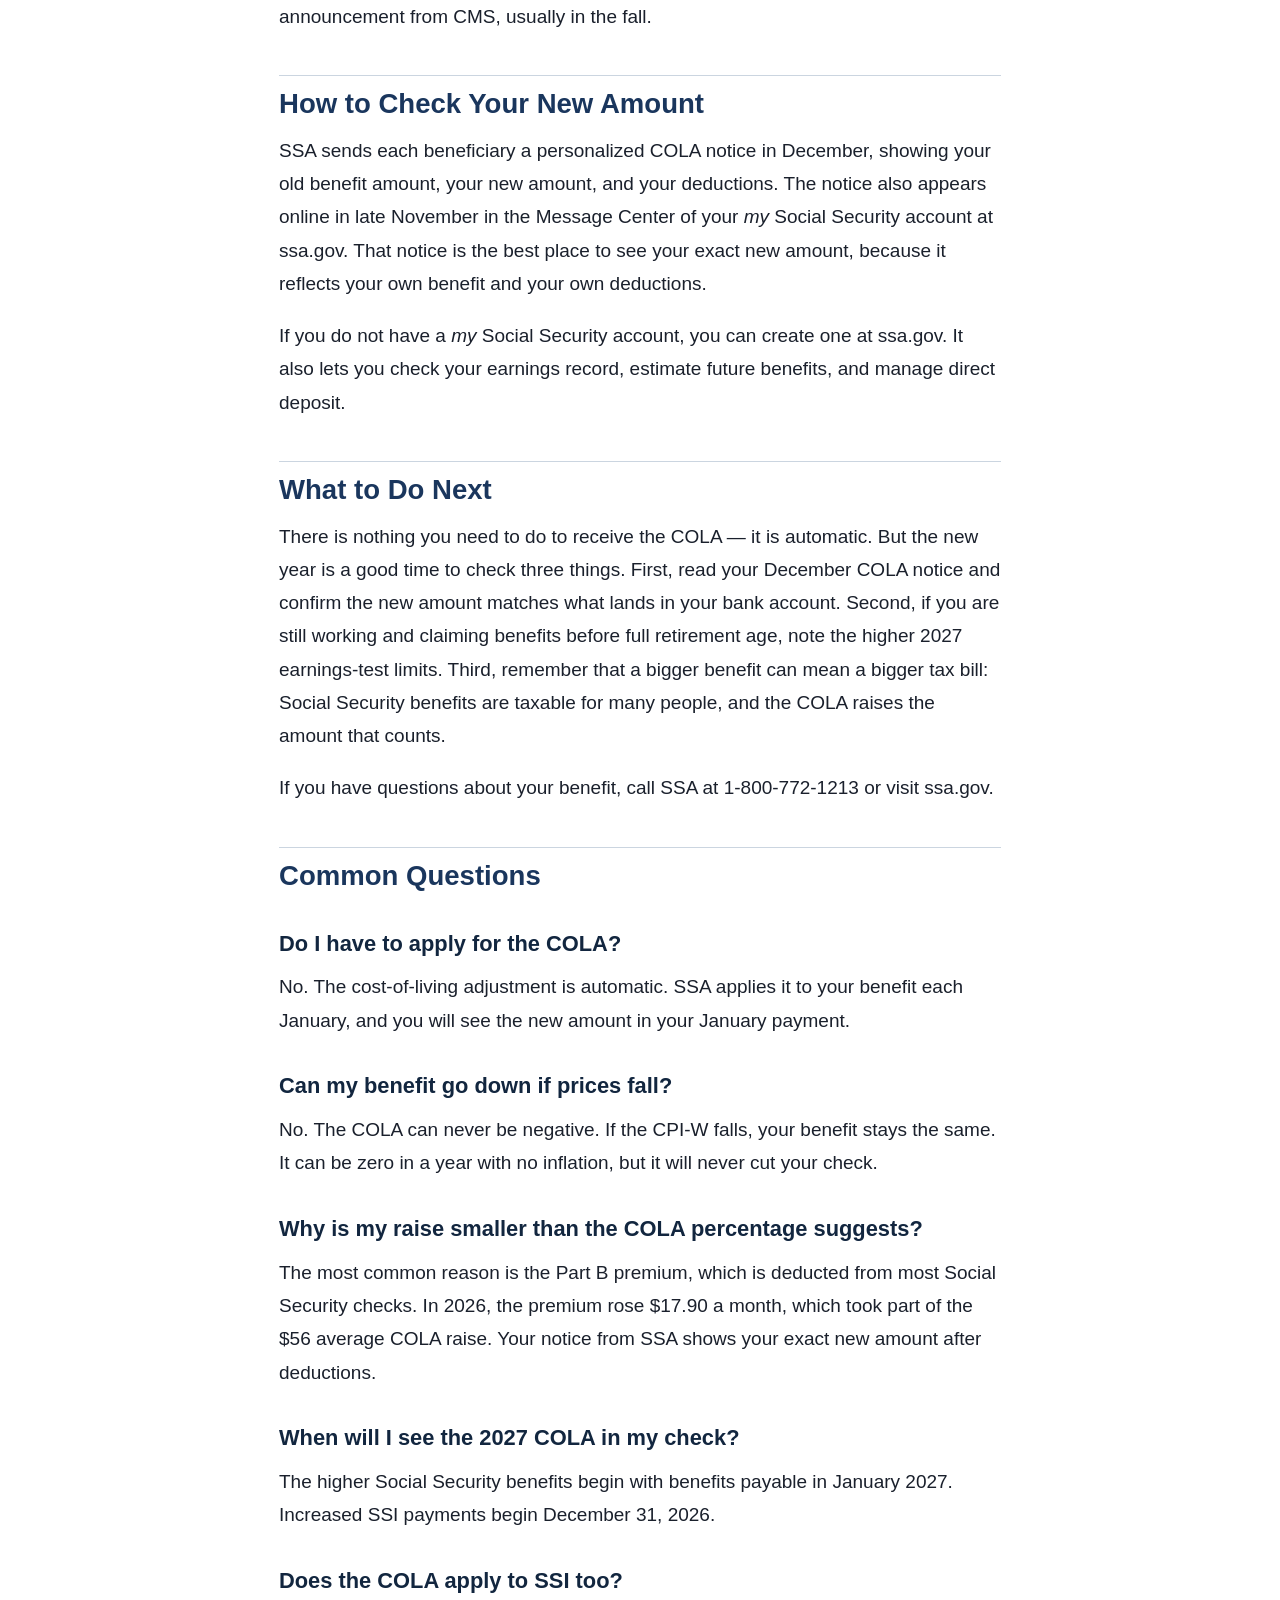
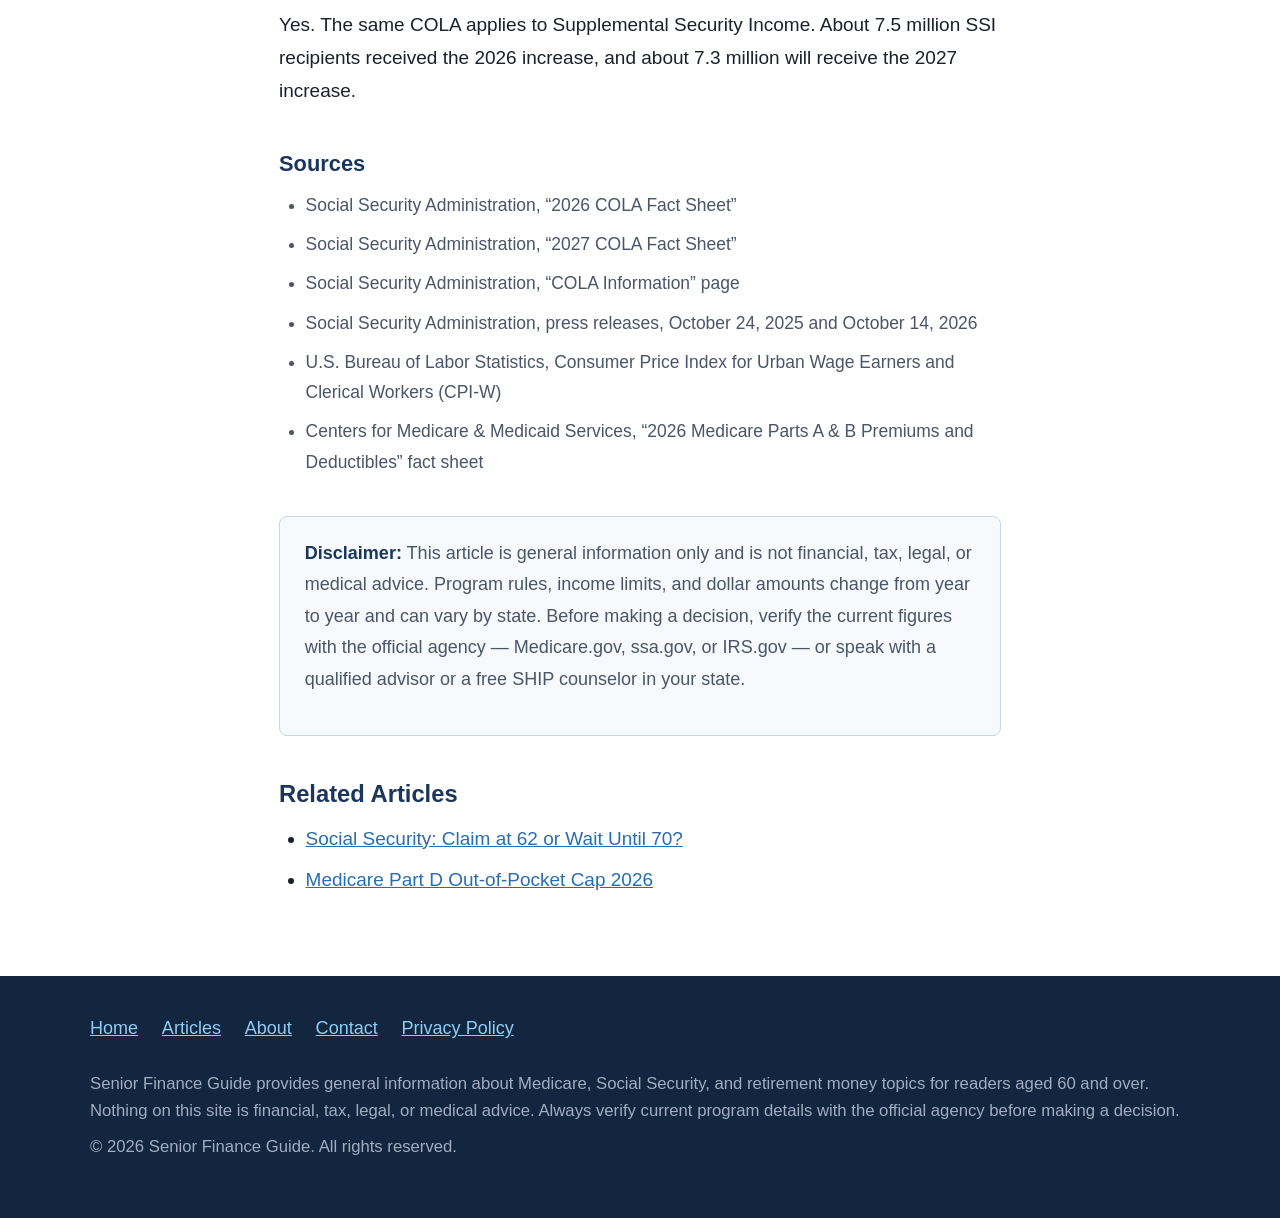
<file: articles/social-security-cola-2026-2027.html>
<!DOCTYPE html>
<html lang="en">
<head>
<!-- Google tag (gtag.js) -->
  <script async src="https://www.googletagmanager.com/gtag/js?id=G-E7WRM2TSTG"></script>
  <script>
    window.dataLayer = window.dataLayer || [];
    function gtag(){dataLayer.push(arguments);}
    gtag('js', new Date());
    gtag('config', 'G-E7WRM2TSTG');
    </script>
  <meta charset="UTF-8">
  <meta name="viewport" content="width=device-width, initial-scale=1.0">
  <title>Social Security COLA 2026 and 2027 | Senior Finance Guide</title>
  <meta name="description" content="The 2026 Social Security COLA was 2.8% and the 2027 COLA is 3.6%. See what each raise means for your monthly check.">
  <link rel="stylesheet" href="../styles.css">
</head>
<body>
  <header class="site-header">
    <div class="header-inner">
      <a class="site-brand" href="../index.html">Senior Finance <span>Guide</span></a>
      <nav class="site-nav" aria-label="Main navigation">
        <ul>
          <li><a href="../index.html">Home</a></li>
          <li><a href="../index.html#articles">Articles</a></li>
          <li><a href="../about.html">About</a></li>
          <li><a href="../contact.html">Contact</a></li>
        </ul>
      </nav>
    </div>
  </header>

  <main class="container">
    <p class="breadcrumb"><a href="../index.html">Home</a> &rsaquo; <a href="../index.html#articles">Articles</a> &rsaquo; Social Security COLA</p>

    <!-- ONE H1 per page -->
    <h1>Social Security COLA: The 2026 Increase and What&rsquo;s Coming in 2027</h1>
    <p class="article-meta">By the Senior Finance Guide team &middot; <span class="updated">Updated November 2026</span> &middot; Reading time: about 8 minutes</p>

    <p class="lead">Social Security checks went up 2.8% in 2026, and a bigger raise &mdash; 3.6% &mdash; is coming in 2027. These yearly raises are called cost-of-living adjustments, or COLAs. Here is how they are set, what they mean in dollars, and why the raise in your check may be smaller than the headline number.</p>

    <!-- AdSense placeholder: leave exactly as is; do not add ad code -->
    <!-- Ad slot: header leaderboard (AdSense code goes here once the site is approved) -->
    <div class="ad-slot" role="complementary" aria-label="Advertisement placeholder">Advertisement</div>

    <div class="key-facts">
      <h2>Key Facts at a Glance</h2>
      <ul>
        <li>The 2026 COLA is 2.8%. The average retired worker&rsquo;s benefit rose by $56 a month, to about $2,071.</li>
        <li>The 2027 COLA is 3.6%, announced October 14, 2026. The average retired worker&rsquo;s benefit rises by about $75 a month &mdash; the largest COLA since the 8.7% paid in January 2023.</li>
        <li>The COLA is automatic. It is based on inflation measured by the CPI-W, comparing July&ndash;September prices with the same months of the last COLA year.</li>
        <li>A COLA can never be negative. If prices fall, your benefit stays the same &mdash; it is never cut.</li>
        <li>The Part B premium is taken from most Social Security checks, so the 2026 premium increase of $17.90 a month eats part of the COLA raise.</li>
      </ul>
    </div>

    <h2>What a COLA Is and How It Is Set</h2>
    <p>COLA stands for <strong>cost-of-living adjustment</strong>. Each year, the Social Security Administration (SSA) raises benefits by a percentage tied to inflation, so that rising prices do not eat away your buying power. You do not have to apply for it. It happens automatically.</p>
    <p>The percentage comes from the <strong>CPI-W</strong> &mdash; the Consumer Price Index for Urban Wage Earners and Clerical Workers &mdash; published by the Bureau of Labor Statistics. SSA compares the average CPI-W for July, August, and September of the current year with the average for those same months in the last year a COLA was paid. If prices rose, benefits rise by the same percentage.</p>
    <p>Two protections are built in. The COLA can never be negative: if prices fall, your benefit is not cut. And it can be zero in a year with no inflation &mdash; your check simply stays the same.</p>
    <p>For the 2026 COLA, the third-quarter CPI-W average was 317.265, compared with 308.729 in the third quarter of 2024. That increase of about 2.8% became the 2026 COLA.</p>

    <h2>The 2026 COLA: 2.8%</h2>
    <p>The 2026 COLA of 2.8% was announced on October 24, 2025 &mdash; about a week later than usual, because a government shutdown delayed the inflation data. It applies to about 71 million Social Security beneficiaries and about 7.5 million SSI recipients &mdash; roughly 75 million Americans in total. SSI is Supplemental Security Income, the program for people with limited income and resources who are aged, blind, or disabled.</p>
    <p>Here is what the 2.8% raise meant in dollars:</p>

    <div class="table-wrap">
      <table>
        <thead>
          <tr><th>2026 figure</th><th>Before COLA</th><th>After COLA</th></tr>
        </thead>
        <tbody>
          <tr><td>Average retired worker, monthly</td><td>$2,015</td><td>$2,071 (+$56)</td></tr>
          <tr><td>Average retired couple, monthly</td><td>&mdash;</td><td>Up about $88</td></tr>
          <tr><td>SSI federal maximum, individual</td><td>$967</td><td>$994</td></tr>
          <tr><td>SSI federal maximum, couple</td><td>$1,450</td><td>$1,491</td></tr>
          <tr><td>Maximum benefit at full retirement age</td><td>&mdash;</td><td>$4,207/month</td></tr>
        </tbody>
      </table>
    </div>

    <p>Two other 2026 figures changed alongside the COLA. The maximum amount of earnings subject to Social Security tax &mdash; the taxable earnings maximum &mdash; is $184,500 in 2026. And one Social Security credit, the building block of eligibility, costs $1,890 in earnings in 2026.</p>
    <p>For context, the 2025 COLA was 2.5%, and the 2.8% figure for 2026 is close to the 50-year median. The recent record is the 8.7% COLA paid in January 2023, when inflation was at its highest in decades.</p>

    <div class="callout callout-key">
      <p class="callout-title">Worth knowing</p>
      <p>Your COLA percentage is the same as everyone else&rsquo;s, but your dollar raise depends on your benefit. A 2.8% raise on a $2,000 check is $56. On a $1,000 check, it is $28. The bigger your benefit, the bigger your raise in dollars.</p>
    </div>

    <h2>The 2027 COLA: 3.6%</h2>
    <p>The 2027 COLA is <strong>3.6%</strong>, announced by SSA on October 14, 2026. It is the largest COLA since the 8.7% paid in January 2023, and it reaches about 76 million Americans: nearly 72 million Social Security beneficiaries and about 7.3 million SSI recipients.</p>
    <p>The higher Social Security benefits begin with benefits payable in January 2027. The increased SSI payments begin a little earlier, on December 31, 2026.</p>
    <p>Here is what changes in 2027:</p>

    <div class="table-wrap">
      <table>
        <thead>
          <tr><th>2027 figure</th><th>2026 value</th><th>2027 value</th></tr>
        </thead>
        <tbody>
          <tr><td>COLA</td><td>2.8%</td><td>3.6%</td></tr>
          <tr><td>Average retired-worker benefit</td><td>About $2,071/month</td><td>Rises about $75/month</td></tr>
          <tr><td>Taxable earnings maximum</td><td>$184,500</td><td>$192,300</td></tr>
          <tr><td>Earnings-test limit, under full retirement age</td><td>$24,480/year</td><td>$25,560/year</td></tr>
          <tr><td>Earnings-test limit, year you reach full retirement age</td><td>$65,160/year</td><td>$67,920/year</td></tr>
        </tbody>
      </table>
    </div>

    <p>The earnings-test limits matter if you claim Social Security before full retirement age and keep working. In 2027, you can earn up to $25,560 a year without any benefits being withheld &mdash; up from $24,480 in 2026. In the year you reach full retirement age, the limit rises to $67,920. Once you pass full retirement age, there is no earnings limit at all.</p>

    <!-- AdSense placeholder: leave exactly as is; do not add ad code -->
    <!-- Ad slot: in-article (AdSense code goes here once the site is approved) -->
    <div class="ad-slot" role="complementary" aria-label="Advertisement placeholder">Advertisement</div>

    <h2>What the Raise Really Means for Your Check</h2>
    <p>The COLA is a gross raise &mdash; the amount before deductions. For most people, the Medicare Part B premium is taken straight out of the Social Security check, so the check you actually receive reflects the premium too.</p>
    <p>In 2026, the Part B premium rose by $17.90 a month, from $185.00 to $202.90. For the average retired worker, that means the $56 COLA raise was partly offset by the $17.90 premium increase &mdash; leaving a net gain of about $38.10 a month. Your own numbers will differ: the premium increase is the same for everyone on the standard premium, but your COLA raise depends on the size of your benefit.</p>
    <p>One protection softens this: a rule called &ldquo;hold harmless&rdquo; limits Part B premium increases for many people already collecting Social Security, so that their check does not go down. The rule is complex and does not apply to everyone, but in general terms it means a premium increase cannot make your Social Security check smaller than it was.</p>
    <p>As of this writing, the 2027 Part B premium has not been announced, so it is too early to say how much of the 2027 COLA raise will be offset by the premium. Watch for the announcement from CMS, usually in the fall.</p>

    <h2>How to Check Your New Amount</h2>
    <p>SSA sends each beneficiary a personalized COLA notice in December, showing your old benefit amount, your new amount, and your deductions. The notice also appears online in late November in the Message Center of your <em>my</em> Social Security account at ssa.gov. That notice is the best place to see your exact new amount, because it reflects your own benefit and your own deductions.</p>
    <p>If you do not have a <em>my</em> Social Security account, you can create one at ssa.gov. It also lets you check your earnings record, estimate future benefits, and manage direct deposit.</p>

    <h2>What to Do Next</h2>
    <p>There is nothing you need to do to receive the COLA &mdash; it is automatic. But the new year is a good time to check three things. First, read your December COLA notice and confirm the new amount matches what lands in your bank account. Second, if you are still working and claiming benefits before full retirement age, note the higher 2027 earnings-test limits. Third, remember that a bigger benefit can mean a bigger tax bill: Social Security benefits are taxable for many people, and the COLA raises the amount that counts.</p>
    <p>If you have questions about your benefit, call SSA at 1-800-772-1213 or visit ssa.gov.</p>

    <h2>Common Questions</h2>
    <h3>Do I have to apply for the COLA?</h3>
    <p>No. The cost-of-living adjustment is automatic. SSA applies it to your benefit each January, and you will see the new amount in your January payment.</p>
    <h3>Can my benefit go down if prices fall?</h3>
    <p>No. The COLA can never be negative. If the CPI-W falls, your benefit stays the same. It can be zero in a year with no inflation, but it will never cut your check.</p>
    <h3>Why is my raise smaller than the COLA percentage suggests?</h3>
    <p>The most common reason is the Part B premium, which is deducted from most Social Security checks. In 2026, the premium rose $17.90 a month, which took part of the $56 average COLA raise. Your notice from SSA shows your exact new amount after deductions.</p>
    <h3>When will I see the 2027 COLA in my check?</h3>
    <p>The higher Social Security benefits begin with benefits payable in January 2027. Increased SSI payments begin December 31, 2026.</p>
    <h3>Does the COLA apply to SSI too?</h3>
    <p>Yes. The same COLA applies to Supplemental Security Income. About 7.5 million SSI recipients received the 2026 increase, and about 7.3 million will receive the 2027 increase.</p>

    <div class="sources">
      <h2>Sources</h2>
      <ul>
        <li>Social Security Administration, &ldquo;2026 COLA Fact Sheet&rdquo;</li>
        <li>Social Security Administration, &ldquo;2027 COLA Fact Sheet&rdquo;</li>
        <li>Social Security Administration, &ldquo;COLA Information&rdquo; page</li>
        <li>Social Security Administration, press releases, October 24, 2025 and October 14, 2026</li>
        <li>U.S. Bureau of Labor Statistics, Consumer Price Index for Urban Wage Earners and Clerical Workers (CPI-W)</li>
        <li>Centers for Medicare &amp; Medicaid Services, &ldquo;2026 Medicare Parts A &amp; B Premiums and Deductibles&rdquo; fact sheet</li>
      </ul>
    </div>

    <div class="disclaimer-box">
      <p><strong>Disclaimer:</strong> This article is general information only and is not financial, tax, legal, or medical advice. Program rules, income limits, and dollar amounts change from year to year and can vary by state. Before making a decision, verify the current figures with the official agency — Medicare.gov, ssa.gov, or IRS.gov — or speak with a qualified advisor or a free SHIP counselor in your state.</p>
    </div>

    <div class="related">
      <h2>Related Articles</h2>
      <ul>
        <li><a href="social-security-claim-62-or-70.html">Social Security: Claim at 62 or Wait Until 70?</a></li>
        <li><a href="medicare-part-d-out-of-pocket-cap-2026.html">Medicare Part D Out-of-Pocket Cap 2026</a></li>
      </ul>
    </div>
  </main>

  <footer class="site-footer">
    <div class="footer-inner">
      <nav aria-label="Footer navigation">
        <ul>
          <li><a href="../index.html">Home</a></li>
          <li><a href="../index.html#articles">Articles</a></li>
          <li><a href="../about.html">About</a></li>
          <li><a href="../contact.html">Contact</a></li>
          <li><a href="../privacy-policy.html">Privacy Policy</a></li>
        </ul>
      </nav>
      <p class="footer-disclaimer">Senior Finance Guide provides general information about Medicare, Social Security, and retirement money topics for readers aged 60 and over. Nothing on this site is financial, tax, legal, or medical advice. Always verify current program details with the official agency before making a decision.</p>
      <p class="copyright">&copy; 2026 Senior Finance Guide. All rights reserved.</p>
    </div>
  </footer>
</body>
</html>
</file>
<file: styles.css>
/* Senior Finance Guide — shared stylesheet
   Senior-friendly: large text, high contrast, simple layout, fully responsive.
   No external dependencies. System font stack. */

:root {
  --navy: #1a365d;
  --navy-dark: #12263f;
  --blue: #2b6cb0;
  --blue-light: #ebf4fd;
  --green: #276749;
  --green-light: #f0fff4;
  --gold: #975a16;
  --gold-light: #fefcbf;
  --text: #1a202c;
  --text-muted: #4a5568;
  --border: #cbd5e0;
  --bg: #ffffff;
  --bg-soft: #f7fafc;
  --white: #ffffff;
  --max-width: 760px;
  --max-width-wide: 1100px;
}

* { box-sizing: border-box; }

html { font-size: 19px; scroll-behavior: smooth; }

body {
  margin: 0;
  font-family: -apple-system, BlinkMacSystemFont, "Segoe UI", Roboto, "Helvetica Neue", Arial, sans-serif;
  line-height: 1.75;
  color: var(--text);
  background: var(--bg);
}

/* ---------- Header & navigation ---------- */
.site-header {
  background: var(--navy);
  color: var(--white);
  padding: 0.9rem 1rem;
}
.site-header .header-inner {
  max-width: var(--max-width-wide);
  margin: 0 auto;
  display: flex;
  flex-wrap: wrap;
  align-items: center;
  justify-content: space-between;
  gap: 0.5rem 1.5rem;
}
.site-brand {
  color: var(--white);
  text-decoration: none;
  font-size: 1.35rem;
  font-weight: 800;
  letter-spacing: -0.01em;
}
.site-brand span { color: #90cdf4; }
.site-nav ul {
  list-style: none;
  margin: 0;
  padding: 0;
  display: flex;
  flex-wrap: wrap;
  gap: 0.25rem 1.25rem;
}
.site-nav a {
  color: #e2e8f0;
  text-decoration: none;
  font-size: 1.02rem;
  padding: 0.4rem 0.1rem;
  border-bottom: 2px solid transparent;
}
.site-nav a:hover, .site-nav a:focus { color: var(--white); border-bottom-color: #90cdf4; }

/* ---------- Layout ---------- */
.container { max-width: var(--max-width); margin: 0 auto; padding: 1.5rem 1rem 3rem; }
.container-wide { max-width: var(--max-width-wide); margin: 0 auto; padding: 1.5rem 1rem 3rem; }

/* ---------- Hero (homepage) ---------- */
.hero {
  background: var(--blue-light);
  border-bottom: 1px solid var(--border);
  padding: 2.5rem 1rem 2rem;
  text-align: center;
}
.hero h1 { font-size: 2.1rem; line-height: 1.25; margin: 0 0 0.75rem; color: var(--navy); }
.hero p.lead { font-size: 1.15rem; color: var(--text-muted); max-width: 640px; margin: 0 auto; }
.hero .hero-badge {
  display: inline-block;
  background: var(--navy);
  color: var(--white);
  font-size: 0.85rem;
  font-weight: 700;
  padding: 0.3rem 0.8rem;
  border-radius: 999px;
  margin-bottom: 1rem;
  letter-spacing: 0.04em;
  text-transform: uppercase;
}

/* ---------- Headings & text ---------- */
h1 { font-size: 1.9rem; line-height: 1.3; color: var(--navy); margin: 0.5rem 0 1rem; }
h2 { font-size: 1.45rem; line-height: 1.35; color: var(--navy); margin: 2.2rem 0 0.6rem; padding-top: 0.5rem; border-top: 1px solid var(--border); }
h2:first-of-type { border-top: none; padding-top: 0; }
h3 { font-size: 1.15rem; color: var(--navy-dark); margin: 1.6rem 0 0.4rem; }
p { margin: 0 0 1rem; }
.lead { font-size: 1.15rem; color: var(--text-muted); }
a { color: var(--blue); }
a:hover, a:focus { color: var(--navy); }
ul, ol { margin: 0 0 1.2rem; padding-left: 1.4rem; }
li { margin-bottom: 0.45rem; }
strong { color: var(--navy-dark); }
hr { border: none; border-top: 1px solid var(--border); margin: 2rem 0; }

/* ---------- Article meta ---------- */
.article-meta {
  color: var(--text-muted);
  font-size: 0.92rem;
  margin-bottom: 1.5rem;
  padding-bottom: 1rem;
  border-bottom: 1px solid var(--border);
}
.article-meta .updated { font-weight: 600; color: var(--green); }

/* ---------- Callout boxes ---------- */
.callout {
  border-left: 5px solid var(--blue);
  background: var(--blue-light);
  padding: 1rem 1.2rem;
  margin: 1.5rem 0;
  border-radius: 0 6px 6px 0;
}
.callout p:last-child { margin-bottom: 0; }
.callout-key {
  border-left-color: var(--green);
  background: var(--green-light);
}
.callout-warning {
  border-left-color: var(--gold);
  background: var(--gold-light);
}
.callout-title { font-weight: 800; color: var(--navy); margin-bottom: 0.3rem; }

/* ---------- Key facts box ---------- */
.key-facts {
  background: var(--bg-soft);
  border: 1px solid var(--border);
  border-radius: 8px;
  padding: 1.2rem 1.4rem;
  margin: 1.5rem 0;
}
.key-facts h2, .key-facts h3 { margin-top: 0; border: none; padding: 0; }
.key-facts ul { margin-bottom: 0; }

/* ---------- Tables ---------- */
.table-wrap { overflow-x: auto; margin: 1.2rem 0 1.5rem; }
table {
  width: 100%;
  border-collapse: collapse;
  font-size: 0.95rem;
  line-height: 1.5;
}
th, td {
  text-align: left;
  padding: 0.65rem 0.8rem;
  border: 1px solid var(--border);
  vertical-align: top;
}
th { background: var(--navy); color: var(--white); font-weight: 700; }
tr:nth-child(even) td { background: var(--bg-soft); }

/* ---------- Article cards (homepage) ---------- */
.article-grid {
  display: grid;
  grid-template-columns: repeat(auto-fill, minmax(300px, 1fr));
  gap: 1.25rem;
  margin: 1.5rem 0;
}
.article-card {
  border: 1px solid var(--border);
  border-radius: 8px;
  padding: 1.25rem;
  background: var(--bg);
  display: flex;
  flex-direction: column;
}
.article-card:hover { border-color: var(--blue); box-shadow: 0 2px 10px rgba(26, 54, 93, 0.08); }
.article-card h3 { margin: 0 0 0.5rem; font-size: 1.12rem; line-height: 1.4; }
.article-card h3 a { color: var(--navy); text-decoration: none; }
.article-card h3 a:hover { color: var(--blue); text-decoration: underline; }
.article-card p { color: var(--text-muted); font-size: 0.98rem; margin: 0 0 0.8rem; flex-grow: 1; }
.article-card .card-tag {
  font-size: 0.82rem;
  font-weight: 700;
  text-transform: uppercase;
  letter-spacing: 0.04em;
  color: var(--green);
  margin-bottom: 0.4rem;
}
.article-card .read-more { font-weight: 700; font-size: 0.98rem; }

/* ---------- Article list (articles index section) ---------- */
.article-list { list-style: none; padding: 0; margin: 1rem 0; }
.article-list li { padding: 0.7rem 0; border-bottom: 1px solid var(--border); }
.article-list li:last-child { border-bottom: none; }
.article-list a { font-weight: 700; font-size: 1.05rem; text-decoration: none; }
.article-list a:hover { text-decoration: underline; }
.article-list .list-desc { display: block; color: var(--text-muted); font-size: 0.95rem; margin-top: 0.15rem; }

/* ---------- Ad placeholders (empty until AdSense is set up) ---------- */
.ad-slot {
  border: 1px dashed var(--border);
  background: var(--bg-soft);
  color: var(--text-muted);
  text-align: center;
  font-size: 0.85rem;
  padding: 1rem;
  margin: 1.5rem 0;
  border-radius: 6px;
}

/* ---------- Sources & disclaimer ---------- */
.sources { font-size: 0.92rem; color: var(--text-muted); }
.sources h2 { font-size: 1.15rem; }
.disclaimer-box {
  background: var(--bg-soft);
  border: 1px solid var(--border);
  border-radius: 8px;
  padding: 1.1rem 1.3rem;
  font-size: 0.95rem;
  color: var(--text-muted);
  margin: 2rem 0 1rem;
}
.disclaimer-box strong { color: var(--navy); }

/* ---------- Related articles ---------- */
.related { margin-top: 2rem; }
.related h2 { font-size: 1.25rem; }

/* ---------- Footer ---------- */
.site-footer {
  background: var(--navy-dark);
  color: #cbd5e0;
  padding: 2rem 1rem;
  font-size: 0.95rem;
  line-height: 1.6;
}
.site-footer .footer-inner { max-width: var(--max-width-wide); margin: 0 auto; }
.site-footer a { color: #90cdf4; }
.site-footer nav ul {
  list-style: none;
  margin: 0 0 1rem;
  padding: 0;
  display: flex;
  flex-wrap: wrap;
  gap: 0.25rem 1.25rem;
}
.site-footer .footer-disclaimer { font-size: 0.88rem; color: #a0aec0; margin: 1rem 0 0.5rem; }
.site-footer .copyright { font-size: 0.88rem; color: #a0aec0; }

/* ---------- Back to top / misc ---------- */
.breadcrumb { font-size: 0.92rem; color: var(--text-muted); margin-bottom: 1rem; }
.breadcrumb a { text-decoration: none; }
.breadcrumb a:hover { text-decoration: underline; }

/* ---------- Responsive ---------- */
@media (max-width: 640px) {
  html { font-size: 18px; }
  .hero h1 { font-size: 1.7rem; }
  h1 { font-size: 1.6rem; }
  .site-nav ul { gap: 0.25rem 0.9rem; }
  .article-grid { grid-template-columns: 1fr; }
}

/* ---------- Print ---------- */
@media print {
  .site-header, .site-footer, .ad-slot { display: none; }
  body { font-size: 12pt; }
}
</file>
